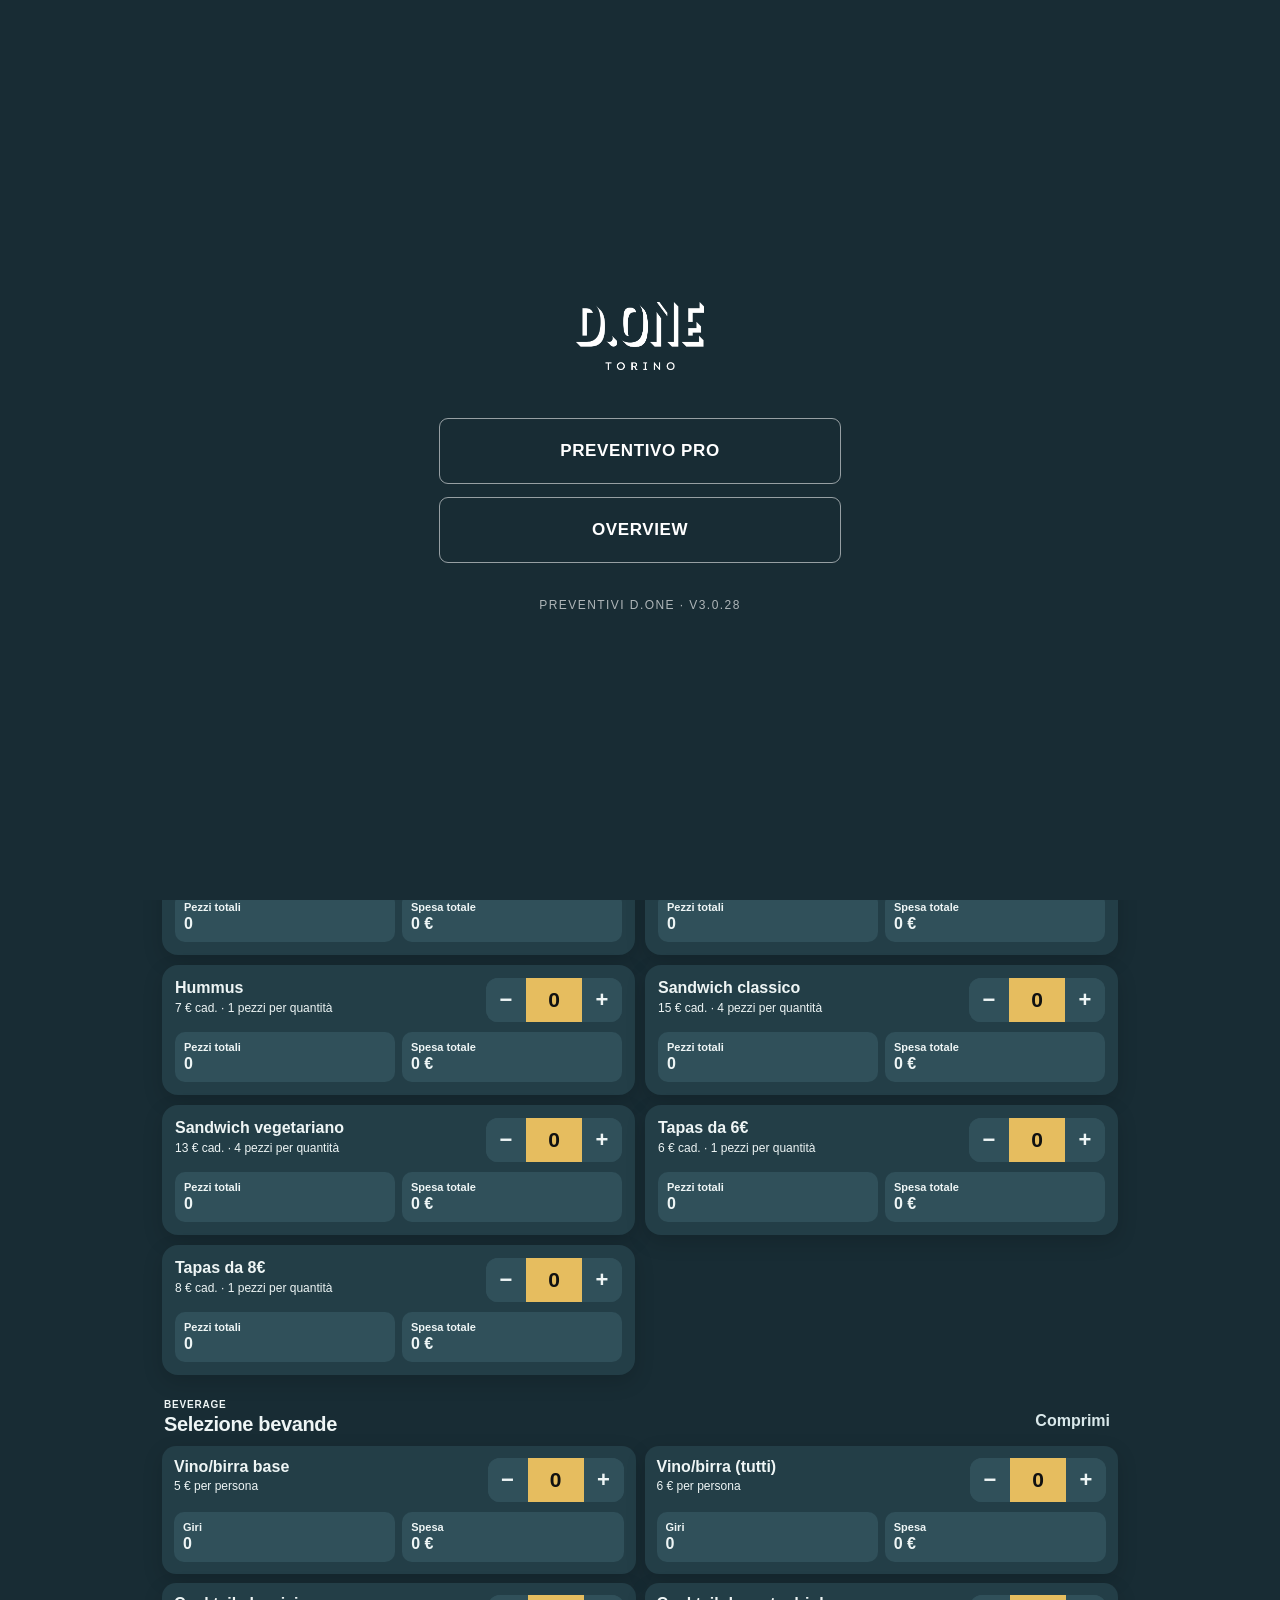
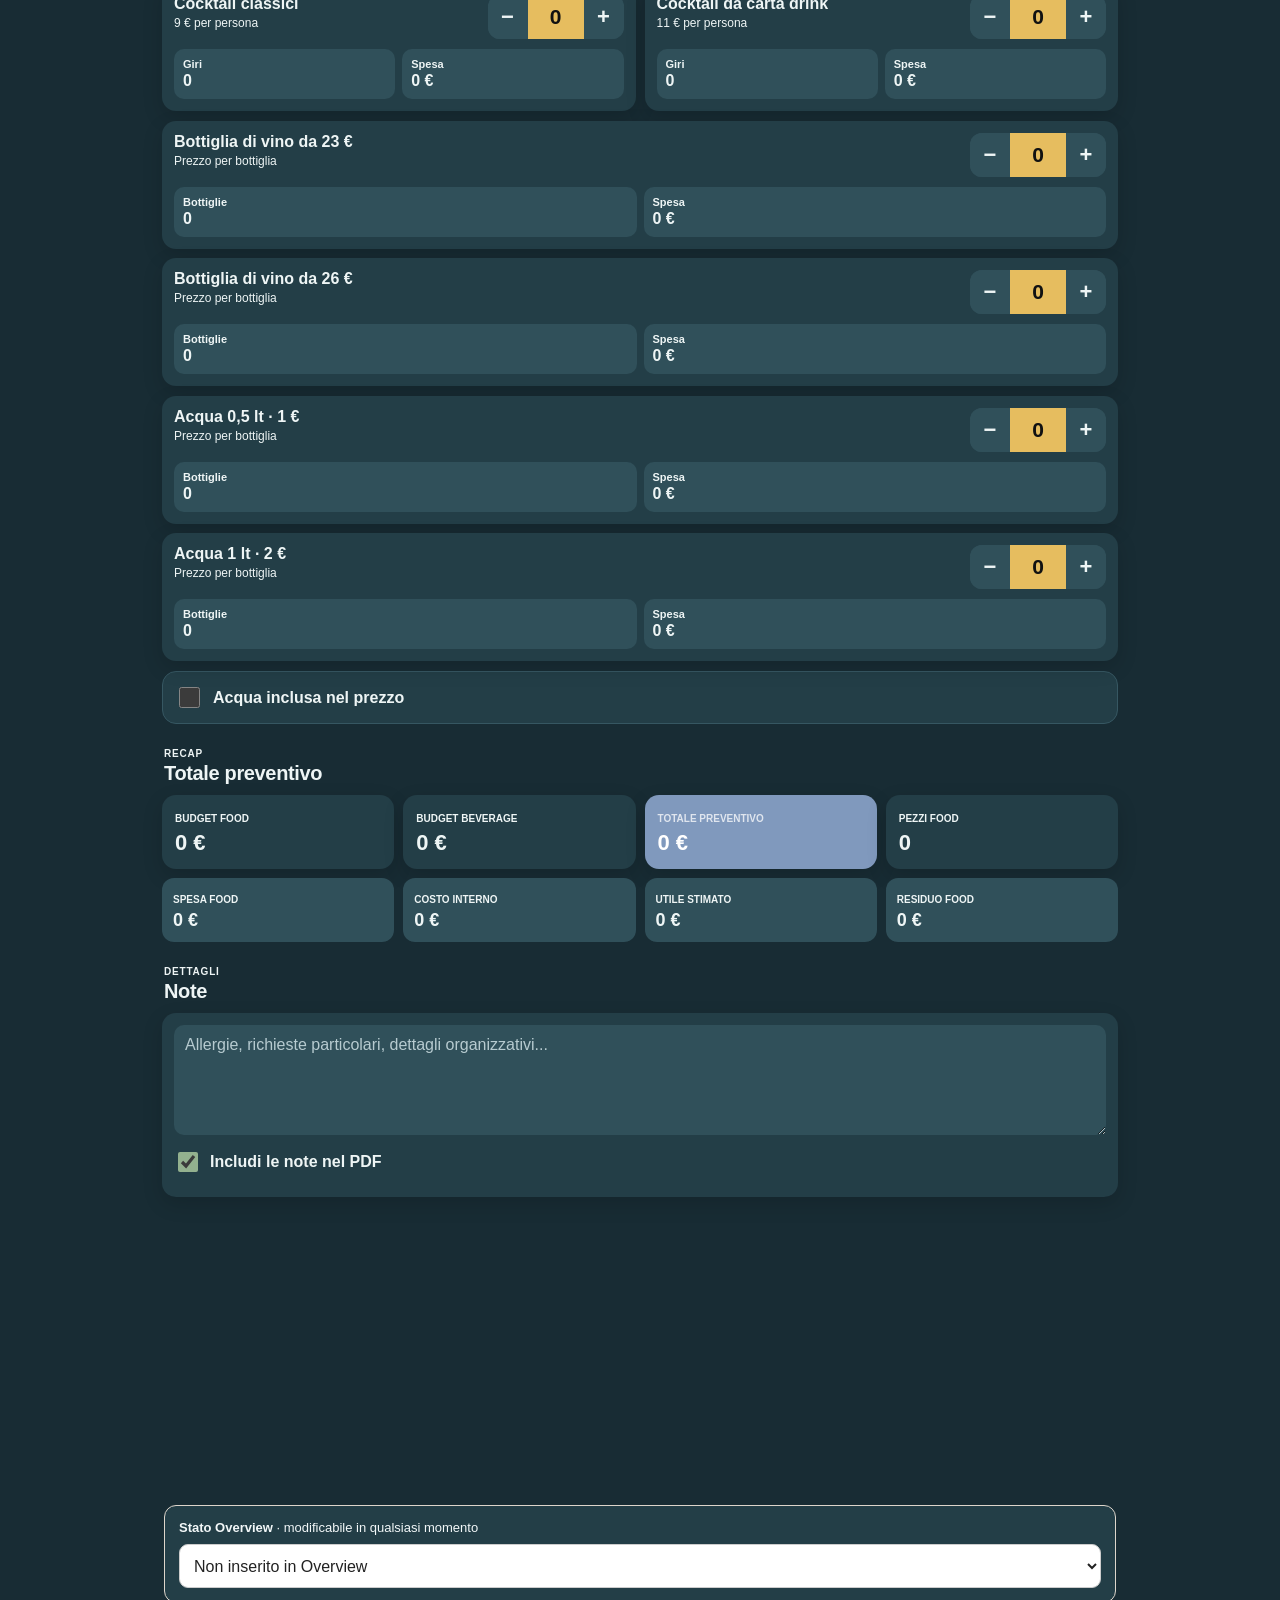
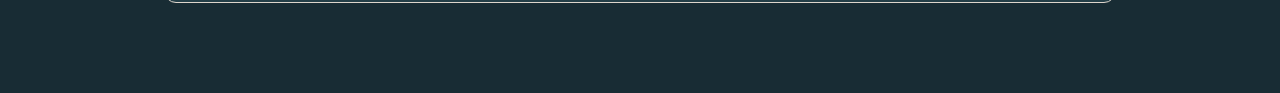
<file: index.html>
<!doctype html>
<html lang="it">
<head>
  <meta charset="utf-8">
  <meta name="viewport" content="width=device-width, initial-scale=1, maximum-scale=1, user-scalable=no, viewport-fit=cover">
  <meta name="theme-color" content="#182c34">
  <meta name="apple-mobile-web-app-capable" content="yes">
  <meta name="apple-mobile-web-app-status-bar-style" content="default">
  <meta name="apple-mobile-web-app-title" content="Preventivi D.ONE">
  <link rel="manifest" href="./manifest.webmanifest">
  <link rel="apple-touch-icon" href="./icons/icon-180.png">
  <style>

:root{
  --bg:#efe7d8;
  --paper:#fffaf2;
  --ink:#242424;
  --muted:#756f66;
  --teal:#8fb8b4;
  --orange:#ec7a4d;
  --mustard:#e6bd5f;
  --green:#93b18f;
  --pink:#dfb0b6;
  --blue:#8099bd;
  --red:#cf5b55;
  --line:rgba(36,36,36,.08);
  --shadow:0 8px 24px rgba(36,36,36,.06);
  --header-h:112px;
  --recap-h:92px;
}
*{box-sizing:border-box}
html{background:var(--bg)}
body{
  margin:0;background:var(--bg);color:var(--ink);
  font-family:-apple-system,BlinkMacSystemFont,"SF Pro Display","Segoe UI",sans-serif;
  -webkit-font-smoothing:antialiased;
  padding:env(safe-area-inset-top) 0 env(safe-area-inset-bottom);
}
button,input,textarea,select{font:inherit}
button{border:0}
.app-shell{max-width:980px;margin:auto;min-height:100vh}
.app-header{
  position:sticky;top:0;z-index:50;min-height:var(--header-h);
  background:rgba(239,231,216,.96);backdrop-filter:blur(18px);
  padding:14px 14px 10px;border-bottom:1px solid var(--line)
}
.brand-row{display:flex;align-items:flex-start;justify-content:space-between;gap:12px}
.brand-lockup{display:flex;align-items:center;gap:10px;min-width:0}
.brand-logo{width:42px;height:42px;object-fit:contain;flex:0 0 auto}
h1{margin:0;font-size:24px;letter-spacing:-.6px}
.brand-lockup p{margin:3px 0 0;color:var(--muted);font-size:12px}
.save-state{font-size:12px;color:var(--muted);padding-top:3px}
.top-tabs{display:grid;grid-template-columns:repeat(4,1fr);gap:6px;margin-top:12px}
.tab{background:rgba(36,36,36,.08);color:var(--muted);border-radius:10px;padding:10px 5px;font-size:12px;font-weight:800}
.tab.active{background:var(--ink);color:#fff}
.sticky-recap{
  position:sticky;top:calc(var(--header-h) + env(safe-area-inset-top));z-index:45;
  min-height:var(--recap-h);display:grid;grid-template-columns:repeat(5,1fr);gap:7px;
  padding:12px 10px;background:rgba(239,231,216,.98);backdrop-filter:blur(14px);
  border-bottom:1px solid var(--line)
}
.recap-card{
  min-width:0;border-radius:12px;padding:12px 8px;display:flex;flex-direction:column;justify-content:center
}
.recap-card span{font-size:8px;text-transform:uppercase;font-weight:900;letter-spacing:.45px}
.recap-card strong{font-size:17px;line-height:1.2;margin-top:5px;white-space:nowrap}
.recap-food{background:var(--mustard)}
.recap-bev{background:var(--teal)}
.recap-spent{background:var(--orange)}
.recap-residual{background:var(--green)}
.recap-total{background:var(--blue);color:#fff}
.recap-residual.negative{background:var(--red);color:#fff}
.app-main{padding:8px 12px 260px}
.panel{display:none}.panel.active{display:block}
.section-head{display:flex;justify-content:space-between;align-items:end;gap:12px;margin:24px 2px 10px}
.kicker{display:block;font-size:10px;text-transform:uppercase;letter-spacing:.8px;color:var(--muted);font-weight:900}
h2{margin:3px 0 0;font-size:20px;letter-spacing:-.35px}
.text-button{background:transparent;color:var(--blue);font-weight:800;padding:6px}
.form-grid{display:grid;grid-template-columns:1fr 1fr;gap:9px}
.field{
  display:block;background:var(--paper);border-radius:14px;padding:12px 13px;box-shadow:var(--shadow)
}
.field span{display:block;font-size:10px;color:var(--muted);text-transform:uppercase;font-weight:900;letter-spacing:.4px;margin-bottom:6px}
.field input,.field select{width:100%;border:0;background:transparent;outline:0;color:var(--ink);font-size:17px;font-weight:750}
.accent-teal{background:var(--teal)} .accent-orange{background:var(--orange)} .accent-pink{background:var(--pink)}
.accent-teal span,.accent-orange span,.accent-pink span{color:rgba(36,36,36,.68)}
.product-grid{display:grid;gap:10px}
.product-card{background:var(--paper);border-radius:16px;padding:13px;box-shadow:var(--shadow)}
.product-top{display:flex;justify-content:space-between;align-items:flex-start;gap:12px}
.product-name{font-size:16px;font-weight:900;line-height:1.2}
.product-meta{font-size:12px;color:var(--muted);margin-top:4px}
.qty-control{display:grid;grid-template-columns:40px 56px 40px;background:#f0eadf;border-radius:12px;overflow:hidden}
.qty-control button{background:transparent;color:var(--ink);font-size:22px;font-weight:700}
.qty-control input{width:56px;border:0;background:var(--mustard);text-align:center;font-size:21px;font-weight:900;outline:0}
.product-stats{display:grid;grid-template-columns:1fr 1fr;gap:7px;margin-top:10px}
.stat-chip{background:#f3eee6;border-radius:10px;padding:9px;color:var(--muted);font-size:11px;font-weight:700}
.stat-chip strong{display:block;color:var(--ink);font-size:16px;margin-top:2px}
.product-grid.compact .product-stats{display:none}
.beverage-grid{display:grid;gap:9px}
.beverage-option{
  display:grid;grid-template-columns:28px 1fr auto;gap:10px;align-items:center;
  background:var(--paper);border-radius:14px;padding:12px;box-shadow:var(--shadow)
}
.beverage-option input{width:21px;height:21px;accent-color:var(--orange)}
.beverage-name{font-weight:900}
.beverage-meta{font-size:12px;color:var(--muted);margin-top:3px}
.beverage-total{font-weight:900}
.summary-grid{display:grid;grid-template-columns:1fr 1fr;gap:9px}
.summary-card{background:var(--paper);border-radius:14px;padding:13px;box-shadow:var(--shadow)}
.summary-card span{font-size:10px;text-transform:uppercase;color:var(--muted);font-weight:900}
.summary-card strong{display:block;font-size:22px;margin-top:4px}
.summary-card.highlight{background:var(--blue);color:#fff}
.summary-card.highlight span{color:rgba(255,255,255,.75)}
.internal-summary{display:grid;grid-template-columns:1fr 1fr;gap:9px;margin-top:9px}
.internal-summary article{background:#e8e0d4;border-radius:12px;padding:11px}
.internal-summary span{font-size:10px;text-transform:uppercase;color:var(--muted);font-weight:900}
.internal-summary strong{display:block;font-size:18px;margin-top:3px}
.notes-card{background:var(--paper);border-radius:14px;padding:12px 12px 22px;box-shadow:var(--shadow);margin-bottom:36px}
.notes-card textarea{width:100%;min-height:110px;resize:vertical;border:0;border-radius:10px;background:#f4eee5;padding:11px;outline:0}
.toggle-line{display:flex;align-items:center;gap:9px;margin-top:10px;font-weight:750}
.toggle-line input{width:20px;height:20px;accent-color:var(--green)}
.archive-toolbar{display:grid;grid-template-columns:1fr auto;gap:8px}
.archive-toolbar input{border:0;border-radius:12px;padding:12px 13px;background:var(--paper);outline:0;font-weight:700}
.archive-toolbar span{display:flex;align-items:center;justify-content:center;min-width:58px;border-radius:12px;background:var(--mustard);font-weight:900}
.archive-list,.history-list,.settings-list{display:grid;gap:9px;margin-top:10px}
.archive-item,.history-item,.settings-card{background:var(--paper);border-radius:14px;padding:12px;box-shadow:var(--shadow)}
.archive-head{display:flex;justify-content:space-between;gap:12px}
.archive-client{font-size:17px;font-weight:900}
.archive-meta,.history-meta{font-size:12px;color:var(--muted);line-height:1.45;margin-top:4px}
.archive-total{font-size:18px;font-weight:900;white-space:nowrap}
.archive-actions,.history-actions{display:grid;grid-template-columns:repeat(3,1fr);gap:7px;margin-top:10px}
.mini-action{border-radius:9px;padding:10px 8px;font-size:12px;font-weight:900}
.open-btn{background:var(--teal)} .duplicate-btn{background:var(--mustard)} .delete-btn{background:var(--pink)} .restore-btn{background:var(--green)}
.status-pill{display:inline-block;margin-top:6px;background:var(--blue);color:#fff;border-radius:999px;padding:4px 8px;font-size:10px;font-weight:900;text-transform:uppercase}
.empty-state{background:var(--paper);border-radius:14px;padding:24px;text-align:center;color:var(--muted);font-weight:750}
.settings-grid{display:grid;grid-template-columns:1fr 1fr;gap:8px;margin-top:9px}
.mini-field{background:#f4eee5;border-radius:10px;padding:8px}
.mini-field span{display:block;font-size:9px;text-transform:uppercase;color:var(--muted);font-weight:900}
.mini-field input{width:100%;border:0;background:transparent;outline:0;font-weight:750;margin-top:4px}
.bottom-actions{
  position:fixed;left:0;right:0;bottom:0;z-index:60;
  max-width:980px;margin:auto;padding:10px max(12px,env(safe-area-inset-left)) calc(10px + env(safe-area-inset-bottom));
  background:rgba(239,231,216,.97);backdrop-filter:blur(16px);border-top:1px solid var(--line);
  display:grid;grid-template-columns:1fr 1.2fr 1fr 1fr;gap:8px
}
.btn{border-radius:12px;padding:13px 8px;font-size:13px;font-weight:900}
.btn-muted{background:#ded5c7}.btn-primary{background:var(--orange);color:#fff}.btn-success{background:var(--green)}.btn-warm{background:var(--mustard)}.btn-dark{background:var(--ink);color:#fff}
.btn-wide{grid-column:1/-1}
@media(min-width:720px){
  .form-grid{grid-template-columns:repeat(4,1fr)}
  .product-grid{grid-template-columns:1fr 1fr}
  .beverage-grid{grid-template-columns:1fr 1fr}
  .summary-grid,.internal-summary{grid-template-columns:repeat(4,1fr)}
  .settings-grid{grid-template-columns:repeat(4,1fr)}
}
@media(max-width:500px){
  :root{--header-h:112px;--recap-h:96px}
  .sticky-recap{gap:5px;padding:12px 6px}
  .recap-card{padding:12px 5px}
  .recap-card span{font-size:7px}
  .recap-card strong{font-size:14px}
  .tab{font-size:11px}
  .bottom-actions{grid-template-columns:1fr 1fr}
  .btn-wide{grid-column:1/-1}
}

.wine-bottle-grid{display:grid;gap:9px;margin-top:10px}
.wine-bottle-card{
  display:grid;grid-template-columns:1fr auto;gap:12px;align-items:center;
  background:var(--paper);border-radius:14px;padding:12px;box-shadow:var(--shadow)
}
.wine-bottle-name{font-weight:900}
.wine-bottle-meta{font-size:12px;color:var(--muted);margin-top:3px}
.wine-bottle-right{display:flex;align-items:center;gap:10px}
.wine-bottle-total{font-weight:900;min-width:58px;text-align:right}
#printSheet{display:none}
@page{size:A4 portrait;margin:8mm}
@media print{
  body *{visibility:hidden!important}
  #printSheet,#printSheet *{visibility:visible!important}
  #printSheet{
    display:block!important;position:absolute;left:0;top:0;width:100%;
    color:#202020;background:#fff;font-family:Arial,sans-serif
  }
  .print-header{display:flex;justify-content:space-between;align-items:flex-start;border-bottom:1.5px solid #222;padding-bottom:2.5mm;margin-bottom:2.5mm}
  .print-logo{width:19mm;height:10mm;object-fit:contain;object-position:left center;display:block}
  .print-heading{text-align:right}
  .print-heading h1{font-size:16pt;margin:0 0 1mm}
  .print-heading p{font-size:7.5pt;color:#666;margin:0}
  .print-meta{display:grid;grid-template-columns:repeat(4,1fr);gap:1.3mm;margin-bottom:2.5mm}
  .print-meta div{background:#f2eee7;padding:1.7mm;border-radius:1.5mm}
  .print-meta span{display:block;font-size:6pt;text-transform:uppercase;font-weight:700;color:#666}
  .print-meta strong{display:block;font-size:8pt;margin-top:.5mm}
  .print-section{font-size:8pt;text-transform:uppercase;letter-spacing:.7px;border-bottom:1px solid #aaa;padding-bottom:.7mm;margin:2.5mm 0 1mm}
  .print-table{width:100%;border-collapse:collapse;table-layout:fixed;font-size:7.4pt}
  .print-table th{font-size:6pt;text-transform:uppercase;color:#666;text-align:left;padding:1mm .8mm;border-bottom:1px solid #aaa}
  .print-table td{padding:1mm .8mm;border-bottom:1px solid #e4e4e4;vertical-align:top}
  .print-table .right{text-align:right;white-space:nowrap}
  .print-table .qcol{width:13%}.print-table .pcol{width:14%}.print-table .pricecol{width:20%}
  .print-notes{font-size:7.2pt;line-height:1.25;white-space:pre-line;margin-top:2mm;padding:1.8mm;background:#f7f3ed;border-radius:1.5mm}
  .print-totals{display:grid;grid-template-columns:repeat(3,1fr);gap:1.5mm;margin-top:3mm}
  .print-total{background:#f2eee7;padding:2mm;border-radius:1.5mm}
  .print-total:last-child{background:#8099bd;color:#fff}
  .print-total span{display:block;font-size:6pt;text-transform:uppercase;font-weight:700}
  .print-total strong{display:block;font-size:12pt;margin-top:.7mm}
  .print-footer{text-align:center;color:#777;font-size:5.8pt;margin-top:2.5mm}
}






.settings-btn{
  border:0;background:rgba(36,36,36,.08);color:var(--ink);
  min-height:36px;border-radius:10px;
  display:flex;align-items:center;justify-content:center;
  font-size:12px;font-weight:900;line-height:1;
  padding:0 12px;cursor:pointer
}
.settings-text-btn{white-space:nowrap}
.settings-btn:active{background:rgba(36,36,36,.08)}
.settings-modal{
  position:fixed;inset:0;z-index:9998;
  display:flex;align-items:flex-end;justify-content:center
}
.settings-modal.hidden{display:none}
.settings-backdrop{
  position:absolute;inset:0;background:rgba(20,20,20,.34);
  backdrop-filter:blur(2px)
}
.settings-sheet{
  position:relative;width:min(520px,100%);
  background:var(--bg);
  border-radius:20px 20px 0 0;
  padding:16px 14px calc(18px + env(safe-area-inset-bottom));
  box-shadow:0 -16px 50px rgba(0,0,0,.18)
}
.settings-sheet-head{
  display:flex;align-items:center;justify-content:space-between;
  margin-bottom:12px
}
.settings-sheet-head h2{margin:0;font-size:21px}
.settings-close{
  width:34px;height:34px;border-radius:50%;
  background:rgba(36,36,36,.09);color:var(--ink);
  font-size:24px;line-height:1
}
.settings-action{
  width:100%;text-align:left;border:0;border-radius:12px;
  padding:13px 14px;margin-top:8px;background:var(--paper);
  color:var(--ink);box-shadow:var(--shadow)
}
.settings-action span{display:block;font-size:15px;font-weight:900}
.settings-action small{display:block;margin-top:3px;color:var(--muted);font-size:11px}
.export-setting{background:var(--teal)}
.import-setting{background:var(--mustard)}
.settings-version{
  display:flex;align-items:center;justify-content:space-between;
  margin-top:12px;padding:12px 14px;border-radius:12px;
  background:rgba(36,36,36,.06)
}
.settings-version span{font-size:12px;color:var(--muted);font-weight:800}
.settings-version strong{font-size:14px}
#importArchiveInput{display:none}


.header-tools{display:flex;align-items:center;gap:8px}
.visually-hidden{position:absolute!important;width:1px!important;height:1px!important;padding:0!important;margin:-1px!important;overflow:hidden!important;clip:rect(0,0,0,0)!important;white-space:nowrap!important;border:0!important}
.settings-btn{
  width:38px;height:38px;border:0;border-radius:50%;
  background:rgba(36,36,36,.08);color:var(--ink);
  display:flex;align-items:center;justify-content:center;
  font-size:23px;line-height:1;font-weight:800
}
.settings-modal{position:fixed;inset:0;z-index:9998;display:flex;align-items:flex-end;justify-content:center}
.settings-modal.hidden{display:none}
.settings-backdrop{position:absolute;inset:0;background:rgba(20,20,20,.36);backdrop-filter:blur(2px)}
.settings-sheet{position:relative;width:min(520px,100%);background:var(--bg);border-radius:20px 20px 0 0;padding:16px 14px calc(18px + env(safe-area-inset-bottom));box-shadow:0 -16px 50px rgba(0,0,0,.18)}
.settings-sheet-head{display:flex;align-items:center;justify-content:space-between;margin-bottom:12px}
.settings-sheet-head h2{margin:0;font-size:21px}
.settings-close{width:34px;height:34px;border:0;border-radius:50%;background:rgba(36,36,36,.09);font-size:24px}
.settings-action{width:100%;text-align:left;border:0;border-radius:12px;padding:13px 14px;margin-top:8px;background:var(--paper);color:var(--ink);box-shadow:var(--shadow)}
.settings-action span{display:block;font-size:15px;font-weight:900}
.settings-action small{display:block;margin-top:3px;color:var(--muted);font-size:11px}
.export-setting{background:var(--teal)}
.import-setting{background:var(--mustard)}
.settings-version{display:flex;align-items:center;justify-content:space-between;margin-top:12px;padding:12px 14px;border-radius:12px;background:rgba(36,36,36,.06)}
.settings-version span{font-size:12px;color:var(--muted);font-weight:800}
.settings-version strong{font-size:14px}
#importArchiveInput{display:none}


.dock-value{font-size:24px!important;line-height:1.05!important;font-weight:1000!important;color:#111!important}
.field input,.field select{font-size:20px!important;font-weight:900!important}
.field.people input,.field.pp input{font-size:26px!important;font-weight:1000!important}
.reason-options{display:grid;grid-template-columns:1fr 1fr;gap:8px;margin-top:6px}
.reason-option{display:flex;align-items:center;gap:8px;background:rgba(255,255,255,.45);border-radius:9px;padding:9px 10px;font-size:13px;font-weight:850}
.reason-option input{width:18px;height:18px;accent-color:var(--orange)}
#otherReasonWrap.hidden{display:none}
.beverage-option{grid-template-columns:1fr auto!important}
.beverage-main{display:flex;align-items:center;gap:10px}
.actions .action{color:#111!important}
@media print{
  html,body{width:210mm!important;height:297mm!important;overflow:hidden!important}
  body{margin:0!important;padding:0!important}
  #printSheet{position:fixed!important;left:0!important;top:0!important;width:194mm!important;max-height:281mm!important;overflow:hidden!important;page-break-after:avoid!important;break-after:avoid-page!important}
  #printSheet *{page-break-inside:avoid;break-inside:avoid}
  @page{size:A4 portrait;margin:8mm}
}


.request-reason-field{grid-column:1/-1}
.other-reason-wrap{margin-top:8px}
.other-reason-wrap.hidden{display:none!important}
#pdfBtn{color:#111!important}
.btn-primary{color:#111!important}


/* v2.0.14 rebuilt */
.form-grid{row-gap:14px!important;column-gap:10px!important}
.field input,.field select{font-weight:500!important;font-size:20px!important}
.field.people input,.field.pp input{font-weight:900!important;font-size:26px!important}
.place-wide{display:block;margin-top:14px;margin-bottom:14px;width:100%}
.request-reason-field{display:block;margin-bottom:12px}
.request-reason-field input[type="text"]{font-weight:500!important}
.other-reason-wrap{margin-top:8px}.other-reason-wrap.hidden{display:none!important}
.reason-options{gap:10px!important}.reason-option{min-height:42px}
.weather-card{
  background:linear-gradient(135deg,#9ec7d8,#dce9df);
  border-radius:14px;padding:13px;box-shadow:var(--shadow);
  margin-top:14px;margin-bottom:14px
}
.weather-card.hidden{display:none}
.weather-head{display:flex;align-items:flex-start;justify-content:space-between;gap:12px}
.weather-title{font-size:15px;font-weight:950}.weather-subtitle{font-size:11px;color:rgba(36,36,36,.68);margin-top:3px}
.weather-status{font-size:11px;font-weight:850;color:rgba(36,36,36,.72);text-align:right}
.weather-grid{display:grid;grid-template-columns:repeat(4,1fr);gap:7px;margin-top:11px}
.weather-stat{background:rgba(255,255,255,.48);border-radius:9px;padding:9px}
.weather-stat span{display:block;font-size:8px;text-transform:uppercase;font-weight:900;color:rgba(36,36,36,.63)}
.weather-stat strong{display:block;font-size:17px;font-weight:1000;margin-top:3px;color:#1d1d1d}
.weather-advice{margin-top:9px;font-size:12px;font-weight:900}.weather-error{font-size:12px;font-weight:850;margin-top:10px}
.recap-card span{font-size:10px!important;font-weight:950!important;color:#222!important}
.recap-card strong{font-size:23px!important;line-height:1.05!important;font-weight:1000!important;color:#111!important}
.beverage-section-tools{display:flex;align-items:center;gap:10px}
.beverage-summary{font-size:14px;font-weight:950;white-space:nowrap}
.beverage-option{display:block!important}
.beverage-row{display:grid;grid-template-columns:1fr auto;gap:12px;align-items:center}
.beverage-details{display:grid;grid-template-columns:1fr auto;gap:8px;margin-top:8px;align-items:center}
.beverage-subtotal{background:rgba(255,255,255,.45);border-radius:9px;padding:8px 10px;font-size:12px;font-weight:900;text-align:right}
.beverage-grid.compact .beverage-details{display:none!important}
.bottom-actions .btn,#pdfBtn,#saveQuoteBtn,#resetBtn,#duplicateCurrentBtn,#newQuoteBtn{color:#111!important}
@media(max-width:470px){
  .weather-grid{grid-template-columns:1fr 1fr}
  .recap-card span{font-size:8px!important}
  .recap-card strong{font-size:17px!important}
}
@media print{
  html,body{width:210mm!important;height:297mm!important;overflow:hidden!important;background:#fff!important}
  body{margin:0!important;padding:0!important}
  body *{visibility:hidden!important}
  #printSheet,#printSheet *{visibility:visible!important}
  #printSheet{
    display:block!important;position:fixed!important;left:8mm!important;top:8mm!important;
    width:194mm!important;max-height:281mm!important;overflow:hidden!important;
    page-break-before:avoid!important;page-break-after:avoid!important;
    break-before:avoid-page!important;break-after:avoid-page!important
  }
  .app-header,.sticky-recap,.app-main,.bottom-actions,.settings-modal{display:none!important}
  @page{size:A4 portrait;margin:0}
}


/* v2.0.15 */
#proposal{font-weight:900!important}
.beverage-section-tools .beverage-summary{display:none!important}
.beverage-option{display:block!important}
.beverage-row{
  display:grid;
  grid-template-columns:1fr auto;
  gap:12px;
  align-items:start;
}
.beverage-details{
  display:grid;
  grid-template-columns:1fr 1fr;
  gap:7px;
  margin-top:10px;
}
.beverage-chip{
  background:#f3eee6;
  border-radius:10px;
  padding:9px;
  color:var(--muted);
  font-size:11px;
  font-weight:700;
}
.beverage-chip strong{
  display:block;
  color:var(--ink);
  font-size:16px;
  margin-top:2px;
}
#newQuoteBtn{color:#fff!important}
body.panel-secondary .sticky-recap,
body.panel-secondary .bottom-actions{
  display:none!important;
}
@media print{
  html,body{
    width:210mm!important;
    height:297mm!important;
    overflow:hidden!important;
    background:#fff!important;
  }
  body{
    margin:0!important;
    padding:0!important;
  }
  body *{visibility:hidden!important}
  #printSheet,#printSheet *{visibility:visible!important}
  #printSheet{
    display:block!important;
    position:absolute!important;
    left:0!important;
    top:0!important;
    width:194mm!important;
    max-height:281mm!important;
    overflow:hidden!important;
    transform:none!important;
    margin:0!important;
    page-break-before:avoid!important;
    page-break-after:avoid!important;
    break-before:avoid-page!important;
    break-after:avoid-page!important;
  }
  #printSheet table,
  #printSheet tr,
  #printSheet td,
  #printSheet th,
  #printSheet div{
    page-break-inside:avoid!important;
    break-inside:avoid!important;
  }
  @page{
    size:A4 portrait;
    margin:8mm;
  }
}


/* v3.0.2 — selettore beverage identico al food */
.beverage-option .qty-control{
  display:grid!important;
  grid-template-columns:40px 56px 40px!important;
  width:136px!important;
  min-width:136px!important;
  height:44px!important;
  background:#f0eadf!important;
  border-radius:12px!important;
  overflow:hidden!important;
  align-self:start!important;
}
.beverage-option .qty-control button{
  width:40px!important;
  height:44px!important;
  padding:0!important;
  margin:0!important;
  border:0!important;
  background:transparent!important;
  color:var(--ink)!important;
  font-size:22px!important;
  font-weight:700!important;
  line-height:44px!important;
  text-align:center!important;
  appearance:none!important;
  -webkit-appearance:none!important;
}
.beverage-option .qty-control input{
  width:56px!important;
  min-width:56px!important;
  height:44px!important;
  padding:0!important;
  margin:0!important;
  border:0!important;
  border-radius:0!important;
  background:var(--mustard)!important;
  color:var(--ink)!important;
  text-align:center!important;
  font-size:21px!important;
  font-weight:900!important;
  line-height:44px!important;
  outline:0!important;
  appearance:textfield!important;
  -moz-appearance:textfield!important;
  -webkit-appearance:none!important;
}
.beverage-option .qty-control input::-webkit-outer-spin-button,
.beverage-option .qty-control input::-webkit-inner-spin-button{
  -webkit-appearance:none!important;
  margin:0!important;
}


/* v3.0.3 — selettori quantità uniformi per food e beverage */
.qty-control{
  display:grid!important;
  grid-template-columns:40px 56px 40px!important;
  width:136px!important;
  min-width:136px!important;
  height:44px!important;
  background:#f0eadf!important;
  border-radius:12px!important;
  overflow:hidden!important;
  align-self:start!important;
  flex:0 0 136px!important;
}
.qty-control button{
  width:40px!important;
  height:44px!important;
  padding:0!important;
  margin:0!important;
  border:0!important;
  background:transparent!important;
  color:var(--ink)!important;
  font-size:22px!important;
  font-weight:700!important;
  line-height:44px!important;
  text-align:center!important;
  appearance:none!important;
  -webkit-appearance:none!important;
}
.qty-control input{
  width:56px!important;
  min-width:56px!important;
  height:44px!important;
  padding:0!important;
  margin:0!important;
  border:0!important;
  border-radius:0!important;
  background:var(--mustard)!important;
  color:var(--ink)!important;
  text-align:center!important;
  font-size:21px!important;
  font-weight:900!important;
  line-height:44px!important;
  outline:0!important;
  appearance:textfield!important;
  -moz-appearance:textfield!important;
  -webkit-appearance:none!important;
}
.qty-control input::-webkit-outer-spin-button,
.qty-control input::-webkit-inner-spin-button{
  -webkit-appearance:none!important;
  margin:0!important;
}


/* v3.0.5 */
.archive-favorite-row{
  display:flex;
  align-items:flex-start;
  justify-content:space-between;
  gap:10px;
}
.favorite-toggle{
  width:36px;
  height:36px;
  border:0;
  border-radius:50%;
  background:rgba(36,36,36,.07);
  color:#8a8177;
  font-size:23px;
  line-height:1;
  display:flex;
  align-items:center;
  justify-content:center;
  flex:0 0 auto;
  padding:0;
}
.favorite-toggle.active{
  background:var(--mustard);
  color:#111;
}
.favorite-note-box{
  display:none;
  margin-top:9px;
  background:#f3eee6;
  border-radius:10px;
  padding:9px;
}
.favorite-note-box.visible{display:block}
.favorite-note-box textarea{
  width:100%;
  min-height:62px;
  border:0;
  outline:0;
  resize:vertical;
  background:transparent;
  color:var(--ink);
  font-size:13px;
  font-weight:500;
}
.favorite-note-label{
  display:block;
  margin-bottom:5px;
  font-size:9px;
  text-transform:uppercase;
  color:var(--muted);
  font-weight:900;
  letter-spacing:.35px;
}
.favorite-badge{
  display:inline-block;
  margin-top:6px;
  padding:4px 8px;
  border-radius:999px;
  background:var(--mustard);
  color:#111;
  font-size:10px;
  font-weight:900;
}
@media(max-width:470px){
  .sticky-recap{
    grid-template-columns:repeat(5,1fr)!important;
    gap:7px!important;
    padding:12px 10px!important;
    min-height:var(--recap-h)!important;
  }
  .recap-card{
    padding:12px 8px!important;
    border-radius:12px!important;
  }
  .recap-card span{
    font-size:10px!important;
    font-weight:950!important;
  }
  .recap-card strong{
    font-size:23px!important;
    line-height:1.05!important;
    font-weight:1000!important;
  }
}


/* v3.0.5 panel typography */
.recap-card span,
.dock-label{
  font-weight:300 !important;
}
.recap-card strong,
.dock-value{
  font-weight:300 !important;
}


/* v3.0.6 */
.request-reason-field{
  width:100%;
  background:var(--paper);
  border-radius:14px;
  padding:12px;
  box-shadow:var(--shadow);
}
.reason-options{
  display:grid!important;
  grid-template-columns:1fr 1fr!important;
  gap:8px!important;
  margin-top:8px!important;
}
.reason-option{
  display:flex!important;
  align-items:center!important;
  justify-content:center!important;
  min-height:44px!important;
  border-radius:10px!important;
  padding:10px!important;
  background:#f0eadf!important;
  font-size:13px!important;
  font-weight:500!important;
  cursor:pointer!important;
}
.reason-option input{
  position:absolute!important;
  opacity:0!important;
  pointer-events:none!important;
}
.reason-option:has(input:checked){
  background:var(--mustard)!important;
  color:#111!important;
  font-weight:800!important;
}
.other-reason-wrap{
  margin-top:9px!important;
  background:#f3eee6!important;
  border-radius:10px!important;
  padding:9px!important;
}
.other-reason-wrap input{
  width:100%!important;
  border:0!important;
  background:transparent!important;
  outline:0!important;
  font-weight:500!important;
}
.wine-bottle-card{
  display:block!important;
  background:var(--paper)!important;
  border-radius:14px!important;
  padding:12px!important;
  box-shadow:var(--shadow)!important;
}
.wine-bottle-row{
  display:grid!important;
  grid-template-columns:1fr auto!important;
  gap:12px!important;
  align-items:start!important;
}
.wine-bottle-details{
  display:grid!important;
  grid-template-columns:1fr 1fr!important;
  gap:7px!important;
  margin-top:10px!important;
}
.wine-bottle-chip{
  background:#f3eee6!important;
  border-radius:10px!important;
  padding:9px!important;
  color:var(--muted)!important;
  font-size:11px!important;
  font-weight:700!important;
}
.wine-bottle-chip strong{
  display:block!important;
  color:var(--ink)!important;
  font-size:16px!important;
  margin-top:2px!important;
}


/* v3.0.7 */
.reason-dropdown-btn{
  width:100%;border:0;border-radius:10px;background:#f0eadf;color:var(--ink);
  min-height:46px;padding:0 12px;display:flex;align-items:center;justify-content:space-between;
  text-align:left;font-size:15px;font-weight:500;
}
.reason-chevron{font-size:20px}
.reason-dropdown-panel{
  margin-top:8px;background:#f3eee6;border-radius:10px;padding:8px;display:grid;gap:6px
}
.reason-dropdown-panel.hidden{display:none!important}
.reason-dropdown-option{
  display:flex;align-items:center;gap:10px;min-height:42px;padding:9px 10px;
  border-radius:9px;background:var(--paper);font-size:14px;font-weight:500
}
.reason-dropdown-option input{width:19px;height:19px;accent-color:var(--mustard)}
.water-included-toggle{
  display:flex;align-items:center;gap:10px;margin-top:10px;padding:12px;
  background:var(--teal);border-radius:14px;font-weight:850
}
.water-included-toggle input{width:21px;height:21px;accent-color:var(--green)}
.beverage-grid.compact .beverage-details,
.wine-bottle-grid.compact .wine-bottle-details{display:none!important}
.recall-modal{
  position:fixed;inset:0;z-index:10000;display:flex;align-items:flex-end;justify-content:center
}
.recall-modal.hidden{display:none}
.recall-backdrop{position:absolute;inset:0;background:rgba(20,20,20,.38);backdrop-filter:blur(2px)}
.recall-sheet{
  position:relative;width:min(520px,100%);background:var(--bg);border-radius:20px 20px 0 0;
  padding:18px 14px calc(20px + env(safe-area-inset-bottom));box-shadow:0 -18px 50px rgba(0,0,0,.2)
}
.recall-sheet h2{margin:0 0 5px}.recall-sheet p{margin:0 0 14px;color:var(--muted);font-size:13px}
.recall-options{display:grid;grid-template-columns:1fr 1fr;gap:8px}
.recall-options button,#saveCustomRecallBtn,.recall-close{
  border:0;border-radius:10px;padding:12px 9px;font-weight:900;color:#111;background:var(--mustard)
}
.recall-close{width:100%;margin-top:10px;background:#ded5c7}
#customRecallWrap{margin-top:10px;background:var(--paper);padding:10px;border-radius:10px}
#customRecallWrap.hidden{display:none}
#customRecallWrap label{display:block;font-size:10px;text-transform:uppercase;font-weight:900;color:var(--muted);margin-bottom:5px}
#customRecallDate{width:100%;border:0;border-radius:8px;padding:11px;background:#f0eadf;margin-bottom:8px}
.startup-recall-list{display:grid;gap:8px;max-height:55vh;overflow:auto}
.startup-recall-item{background:var(--paper);border-radius:10px;padding:11px}
.startup-recall-item strong{display:block}.startup-recall-item span{display:block;color:var(--muted);font-size:12px;margin-top:3px}
.recall-badge{display:inline-block;border-radius:999px;padding:4px 8px;font-size:10px;font-weight:900;margin-top:6px}
.recall-future{background:var(--green);color:#111}
.recall-overdue{background:var(--red);color:#fff}
.recall-contacted{background:var(--teal);color:#111}
.recall-none{background:#ded5c7;color:#555}
.contacted-btn{background:var(--teal)!important}


/* v3.0.8 — apertura archivio */
.archive-actions{
  position:relative;
  z-index:5;
}
.archive-actions .mini-action{
  pointer-events:auto!important;
  position:relative;
  z-index:6;
}


/* v3.0.9 — modalità d'uso e anti-zoom */
html,body,button,input,select,textarea{
  touch-action:manipulation;
}
.mode-chooser{
  position:fixed;inset:0;z-index:20000;
  display:flex;align-items:center;justify-content:center;
  background:var(--bg);padding:22px;
}
.mode-chooser.hidden{display:none}
.mode-card{
  width:min(420px,100%);background:var(--paper);
  border-radius:22px;padding:22px;box-shadow:0 22px 60px rgba(36,36,36,.16);
}
.mode-logo{display:block;width:72px;height:50px;object-fit:contain;margin:0 auto 16px}
.mode-kicker{display:block;text-align:center;font-size:10px;text-transform:uppercase;letter-spacing:.8px;color:var(--muted);font-weight:900}
.mode-card h2{text-align:center;margin:5px 0 18px;font-size:24px}
.mode-choice{
  width:100%;border:0;border-radius:15px;padding:16px;text-align:left;margin-top:10px;color:var(--ink)
}
.mode-choice strong{display:block;font-size:17px}
.mode-choice span{display:block;margin-top:5px;font-size:12px;line-height:1.4;color:rgba(36,36,36,.72)}
.meeting-choice{background:var(--mustard)}
.pro-choice{background:var(--teal)}
.mode-switch-btn{
  border:0;background:rgba(36,36,36,.08);color:var(--ink);
  min-height:36px;border-radius:10px;padding:0 10px;font-size:11px;font-weight:900
}

/* Modalità riunione */
body.meeting-mode .top-tabs,
body.meeting-mode #settingsBtn,
body.meeting-mode #archivePanel,
body.meeting-mode #historyPanel,
body.meeting-mode #settingsPanel,
body.meeting-mode .internal-summary,
body.meeting-mode #costPanel{
  display:none!important;
}
body.meeting-mode .app-header{
  min-height:72px!important;
}
body.meeting-mode .sticky-recap{
  top:calc(72px + env(safe-area-inset-top))!important;
}
body.meeting-mode .field{
  padding:15px!important;
}
body.meeting-mode .field input,
body.meeting-mode .field select{
  min-height:42px!important;
  font-size:22px!important;
}
body.meeting-mode .qty-control{
  transform:scale(1.08);
  transform-origin:right top;
}
body.meeting-mode .product-name,
body.meeting-mode .beverage-name,
body.meeting-mode .wine-bottle-name{
  font-size:18px!important;
}
body.meeting-mode .bottom-actions{
  grid-template-columns:1fr 1fr!important;
}
body.meeting-mode #resetBtn,
body.meeting-mode #duplicateCurrentBtn{
  display:none!important;
}
body.meeting-mode #newQuoteBtn{
  grid-column:1/-1!important;
}
body.meeting-mode .section-head h2{
  font-size:23px!important;
}
body.meeting-mode .app-main{
  padding-bottom:180px!important;
}


/* v3.0.20 Overview */
.recall-sheet{max-height:calc(100dvh - 35px);overflow-y:auto;-webkit-overflow-scrolling:touch}
.overview-choice{background:#dce8ec!important;color:#162c36!important}
#overviewPanel{padding-bottom:110px}
.overview-top{display:flex;align-items:center;justify-content:space-between;gap:12px;margin:12px 0 18px}
.overview-top h2{margin:0;font-size:23px}
.overview-back{border:0;background:#eee9e1;padding:11px 13px;border-radius:12px;font-weight:700}
.overview-monthbar{display:flex;align-items:center;justify-content:space-between;gap:10px;margin-bottom:14px}
.overview-monthbar strong{text-transform:capitalize;font-size:21px}
.overview-monthbar button{border:0;background:#ece8e1;border-radius:12px;width:45px;height:45px;font-size:28px}
.overview-legend{display:flex;flex-wrap:wrap;gap:12px;font-size:11px;margin-bottom:15px}
.overview-legend span{display:flex;align-items:center;gap:5px}
.ov-dot{display:inline-block;width:9px;height:9px;border-radius:50%;flex-shrink:0}
.ov-dot.pending{background:#ed8a27}.ov-dot.approved{background:#329968}.ov-dot.tentative{background:#999da2}
.overview-calendar{display:grid;grid-template-columns:repeat(7,minmax(0,1fr));gap:5px}
.ov-weekday{text-align:center;font-size:10px;color:#777;font-weight:800;padding:8px 0}
.ov-day{border:1px solid #e5e0d8;background:#fff;border-radius:9px;min-height:68px;padding:7px 4px;display:flex;flex-direction:column;align-items:flex-start;justify-content:space-between;gap:5px;min-width:0}
.ov-day.empty{border:0;background:transparent}
.ov-day.selected{outline:2px solid #202020}
.ov-day.today .ov-number{background:#202020;color:white;border-radius:50%;padding:3px 6px}
.ov-number{font-size:13px;font-weight:800}
.ov-dots{display:flex;flex-wrap:wrap;gap:3px;align-items:center}
.ov-more{font-size:9px;font-weight:700;color:#777}
.overview-day-detail{margin-top:20px}
.ov-day-title{font-size:17px;font-weight:850;margin-bottom:12px}
.ov-client{border-radius:13px;background:#f1eee9;padding:13px;margin-bottom:12px}
.ov-client-head{display:flex;justify-content:space-between;gap:8px;margin-bottom:8px;font-weight:800}
.ov-proposal{border-top:1px solid #ddd7ce;padding:10px 0 4px}
.ov-proposal-main{display:flex;justify-content:space-between;gap:8px;align-items:center}
.ov-proposal-name{font-weight:750;font-size:13px}
.ov-proposal-meta{font-size:12px;color:#5f5c58;margin-top:3px}
.ov-proposal-actions{display:flex;gap:7px;align-items:center;margin-top:9px;flex-wrap:wrap}
.ov-proposal-actions select{min-width:150px;max-width:100%;padding:8px;border:1px solid #d9d2c9;border-radius:9px;background:white;font-size:12px}
.ov-open{border:0;background:#242424;color:white;padding:9px 13px;border-radius:9px;font-weight:750}
.ov-empty{color:#777;padding:20px;text-align:center;background:#f2eee8;border-radius:12px}
.overview-current-card{margin:12px 14px 90px;padding:14px;border:1px solid #ddd5cb;border-radius:12px;background:#f7f3ee;display:grid;gap:9px}.overview-current-card label{font-size:13px}.overview-current-card select{width:100%;min-height:44px;border-radius:9px;border:1px solid #ccc;padding:10px;background:#fff;color:#222}
.overview-recall-actions{border-top:1px solid #e4ddd4;margin-top:14px;padding-top:14px;display:grid;gap:8px}
.overview-recall-actions strong{font-size:15px}.overview-recall-actions p{font-size:12px;color:#777;margin:0 0 3px}
.overview-recall-actions button{border:0;border-radius:10px;padding:12px;text-align:left;font-weight:800;background:#eee}
.overview-recall-actions button[data-overview-status="pending"]{background:#ffe3c3;color:#8b4c09}
.overview-recall-actions button[data-overview-status="approved"]{background:#d5f1df;color:#1c7044}
.overview-recall-actions button[data-overview-status="tentative"]{background:#e5e6e8;color:#4e545a}
@media(max-width:430px){.ov-day{min-height:57px;padding:5px 3px}.ov-number{font-size:12px}.overview-calendar{gap:4px}}

/* v3.0.22 — Home piatta e Overview ad alta leggibilità */
.mode-chooser{background:#182c34!important;padding:20px!important}
.mode-card{background:transparent!important;box-shadow:none!important;border-radius:0!important;padding:12px 14px!important;width:min(430px,100%)!important}
.mode-logo{width:128px!important;height:95px!important;margin:0 auto 34px!important;filter:brightness(0) invert(1)}
.mode-kicker,.mode-card h2{display:none!important}
.mode-choice{display:flex!important;align-items:center;justify-content:center;min-height:66px;margin-top:13px!important;padding:16px 20px!important;border:1px solid rgba(255,255,255,.55)!important;border-radius:9px!important;background:transparent!important;color:#fff!important;text-align:center!important;box-shadow:none!important}
.mode-choice strong{font-size:17px!important;font-weight:750!important;letter-spacing:.035em;text-transform:uppercase}
.mode-choice span{display:none!important}
.mode-choice:active{background:rgba(255,255,255,.13)!important}
.mode-version{color:rgba(255,255,255,.65);text-align:center;margin:35px 0 0;font-size:12px;letter-spacing:.12em}
#overviewPanel{background:#f1f3f3;padding:14px 12px 110px!important}
.overview-top h2{font-size:27px!important;letter-spacing:-.04em}
.overview-monthbar{background:#18333b;border-radius:17px;padding:9px 10px;margin:14px 0!important;color:#fff}
.overview-monthbar strong{font-size:21px!important;letter-spacing:.015em}
.overview-monthbar button{background:rgba(255,255,255,.14)!important;color:#fff!important;border-radius:10px!important}
.overview-legend{gap:8px 14px!important;font-weight:700;margin:12px 0 18px!important}
.overview-legend .ov-dot{width:12px;height:12px}
.overview-calendar{gap:5px!important}
.ov-weekday{font-size:11px!important;color:#34434a!important}
.ov-day{min-height:76px!important;border:1px solid #d8e1e2!important;border-radius:12px!important;padding:8px 5px!important;background:#fff!important;box-shadow:0 1px 2px rgba(0,0,0,.04)}
.ov-day.empty{background:transparent!important;border:0!important;box-shadow:none!important}
.ov-day.has-events{border:2px solid #8b9da1!important;background:#f9fcfc!important;box-shadow:0 3px 12px rgba(20,48,57,.10)}
.ov-day.selected{outline:3px solid #172f38!important;outline-offset:1px}
.ov-day .ov-number{font-size:15px!important}
.ov-dots{gap:4px!important;min-height:16px}
.ov-dots .ov-dot{width:14px!important;height:14px!important;border:2px solid white;box-shadow:0 0 0 1px rgba(0,0,0,.12)}
.ov-more{font-size:10px!important}
.ov-client{background:#fff!important;border:1px solid #d9e2e4!important;box-shadow:0 2px 9px rgba(0,0,0,.05)}
.ov-day-title{font-size:20px!important}
@media(max-width:430px){.ov-day{min-height:67px!important;padding:6px 3px!important}.ov-dots .ov-dot{width:12px!important;height:12px!important}.ov-day .ov-number{font-size:13px!important}}

/* v3.0.22 — Palette petrolio, senza alterare colori semantici delle sezioni o PDF */
:root{--bg:#182c34;--paper:#233e47;--ink:#eef5f5;--muted:#b5c7cc;--line:rgba(229,244,247,.13);--shadow:0 7px 20px rgba(0,0,0,.15)}
html,body{background:#182c34;color:#eef5f5}
.app-header,.sticky-recap{background:#182c34!important;border-color:rgba(255,255,255,.12)!important}
.app-main{background:#182c34}
.field,.notes-card,.archive-item,.history-item,.settings-item,.settings-sheet,.recall-sheet,.overview-current-card{background:#233e47!important;color:#f2f7f8}
.field input,.field select,.notes-card textarea,.mini-field input,.mini-field select{color:#f2f7f8}
.field input::placeholder,.notes-card textarea::placeholder{color:#b2c2c6}
.qty-control,.stat-chip,.mini-field,.notes-card textarea,#customRecallDate{background:#30505a!important;color:#f4f8f8}
.qty-control button,.qty-control span,.stat-chip{color:#f2f7f8}
.tab{background:#2b4751;color:#d2e1e4}.tab.active{background:#e6f1f2;color:#182c34}
.overview-back,.overview-monthbar button{background:#2b4751!important;color:#fff!important}
#overviewPanel{background:#182c34!important}.overview-top h2,.overview-legend,.ov-day-title{color:#eef5f5}
.ov-weekday{color:#d6e6e9!important}.ov-day{background:#23404a!important;color:#f3f9f9!important;border-color:#40606a!important}
.ov-day.has-events{background:#2b4d57!important;border-color:#83a7b0!important}.ov-day.empty{background:transparent!important}
.ov-day .ov-number{color:#f4f8f9}.ov-client{background:#233e47!important;color:#eef5f5;border-color:#45616a!important}
.ov-proposal,.ov-proposal-meta{color:#e0ebed}.ov-empty{background:#24414a;color:#d8e5e8}
.legacy-overview-section{margin:28px 0 20px;border-top:1px solid #49626b;padding-top:23px;color:#f2f7f8}
.legacy-overview-heading{display:flex;justify-content:space-between;gap:12px;align-items:flex-start}
.legacy-overview-heading h3{font-size:19px;line-height:1.15;margin:5px 0 8px}.legacy-overview-heading p{font-size:12px;line-height:1.5;color:#b8cbd0;margin:0}
.legacy-eyebrow{font-size:10px;font-weight:800;letter-spacing:.13em;color:#9fc1ca}.legacy-overview-count{background:#385d69;border-radius:12px;padding:10px 14px;font-size:21px;font-weight:800}
.legacy-overview-tools{display:flex;gap:8px;margin:18px 0}.legacy-overview-tools input{min-width:0;flex:1;background:#284650;border:1px solid #54717a;border-radius:10px;padding:11px;color:#fff}.legacy-overview-tools input::placeholder{color:#bacbd0}.legacy-overview-tools button{background:#d9e8ea;color:#1a343d;border-radius:10px;padding:10px 13px;font-weight:800}
.legacy-date-group{margin-bottom:16px;border:1px solid #44616b;border-radius:13px;overflow:hidden}.legacy-date-title{background:#2a4b56;padding:11px 12px;font-weight:800;display:flex;justify-content:space-between;gap:8px}.legacy-date-title span{font-weight:500;color:#c0d3d8;font-size:12px}
.legacy-quote{display:flex;justify-content:space-between;gap:10px;align-items:center;padding:12px;border-top:1px solid #3d5b65}.legacy-quote-info{display:flex;flex-direction:column;gap:5px;min-width:0}.legacy-quote-info strong{font-size:14px}.legacy-quote-info span{font-size:12px;color:#c5d6da}.legacy-quote-actions{display:flex;flex-direction:column;gap:7px;min-width:145px}.legacy-quote-actions button,.legacy-quote-actions select{border-radius:8px;padding:8px;font-size:12px}.legacy-quote-actions button{background:#406674;color:#fff}.legacy-quote-actions select{background:#e6f0f1;color:#1a343d;max-width:175px}.legacy-empty{padding:18px;border:1px dashed #54727b;border-radius:12px;color:#c6d8dd;font-size:13px}
@media(max-width:390px){.legacy-quote{flex-wrap:wrap}.legacy-quote-actions{width:100%;flex-direction:row}.legacy-quote-actions select{flex:1}}
@media print{:root{--bg:#efe7d8;--paper:#fffaf2;--ink:#242424;--muted:#756f66}html,body{background:#fff!important;color:#242424!important}}

/* v3.0.23 — contrasto coerente sui fondi petrolio, colori semantici invariati */
.app-main,.app-main .section-head,.app-main .section-head h2,.app-main .section-head .kicker,
.app-main .product-card,.app-main .beverage-option,.app-main .summary-card:not(.highlight),
.app-main .archive-item,.app-main .history-item,.app-main .settings-card,
.app-main .settings-item,.app-main .settings-sheet,.app-main .recall-sheet,
.app-main .notes-card,.app-main .empty-state,.app-main .overview-current-card,
.app-main .archive-meta,.app-main .history-meta,.app-main .product-meta,.app-main .beverage-meta,
.app-main .summary-card:not(.highlight) span,.app-main .mini-field span,
.app-main .field:not(.accent-teal):not(.accent-orange):not(.accent-pink) span,
.app-main .stat-chip,.app-main .stat-chip strong,
.app-main .internal-summary article,.app-main .internal-summary span,
.app-main .internal-summary strong {color:#eef5f5!important}
.app-main .product-card,.app-main .beverage-option,.app-main .summary-card:not(.highlight),
.app-main .settings-card,.app-main .empty-state,.app-main .internal-summary article{
 background:#233e47!important;
}
.app-main .archive-toolbar input,.app-main .settings-grid input,
.app-main .notes-card textarea,.app-main .mini-field input,
.app-main .mini-field select,.app-main .field input,.app-main .field select,
.app-main .overview-current-card select,.app-main .overview-current-card label{
 color:#eef5f5!important;
}
.app-main input::placeholder,.app-main textarea::placeholder{color:#b7cbd0!important;opacity:1}
.app-main .mini-field,.app-main .stat-chip{background:#30505a!important}
.app-main .text-button{color:#d9e8ea!important}
.app-main .ov-client,.app-main .ov-client strong,.app-main .ov-client span,
.app-main .ov-proposal,.app-main .ov-proposal-meta,.app-main .ov-empty,
.app-main .ov-day-title,.app-main .overview-legend,
.app-main .legacy-overview-section,.app-main .legacy-quote-info{color:#eef5f5!important}
/* Sui pulsanti gialli e sui contatori gialli il testo deve essere nero. */
.qty-control input,.beverage-option .qty-control input,
.archive-toolbar span,.duplicate-btn,.btn-warm,.import-setting,
.recap-food,.recap-food span,.recap-food strong{
 color:#111!important;
}
/* Mantieni neri i simboli +/- se su fondo giallo, altrimenti chiari sul petrolio. */
.qty-control button{color:#eef5f5!important}
/* I riquadri colorati mantengono il contrasto originario, non vengono scuriti. */
.app-main .field.accent-teal,.app-main .field.accent-orange,.app-main .field.accent-pink{color:#111!important}
.app-main .field.accent-teal input,.app-main .field.accent-orange input,.app-main .field.accent-pink input,
.app-main .field.accent-teal select,.app-main .field.accent-orange select,.app-main .field.accent-pink select{color:#111!important}
.app-main .field.accent-teal span,.app-main .field.accent-orange span,.app-main .field.accent-pink span{color:#333!important}
@media print{
 /* Nessuna modifica al layout PDF originale. */
 .app-main .product-card,.app-main .beverage-option,.app-main .summary-card:not(.highlight){color:#242424!important}
}

/* v3.0.24 — correzione globale contrasto / rimozione beige UI.
   Solo interfaccia: il documento PDF interno non viene modificato. */
:root{color-scheme:dark}
/* Titoli, valori ed etichette su superfici petrolio */
.app-main .field:not(.accent-teal):not(.accent-orange):not(.accent-pink),
.app-main .field:not(.accent-teal):not(.accent-orange):not(.accent-pink) span,
.app-main .field:not(.accent-teal):not(.accent-orange):not(.accent-pink) input,
.app-main .field:not(.accent-teal):not(.accent-orange):not(.accent-pink) select,
.app-main .field:not(.accent-teal):not(.accent-orange):not(.accent-pink) strong,
.app-main .request-reason-field,.app-main .request-reason-field>span,
.app-main .wine-bottle-card,.app-main .wine-bottle-name,
.app-main .wine-bottle-meta,.app-main .wine-bottle-total{
 color:#eef5f5!important;
}
.app-main .field:not(.accent-teal):not(.accent-orange):not(.accent-pink) span,
.app-main .request-reason-field>span{color:#d5e5e9!important}
/* I campi numerici iniziali ereditavano un colore nero dalle regole vecchie */
.app-main .field:not(.accent-teal):not(.accent-orange):not(.accent-pink) input[type=number],
.app-main .field:not(.accent-teal):not(.accent-orange):not(.accent-pink) input[type=text]{
 -webkit-text-fill-color:#eef5f5!important;
}
/* Quantità: fondo petrolio per meno e più, giallo solo al centro */
.qty-control,.beverage-option .qty-control{
 background:#30505a!important;
}
.qty-control button,.beverage-option .qty-control button{
 background:#30505a!important;color:#f4f9fa!important;
 -webkit-text-fill-color:#f4f9fa!important;
}
.qty-control input,.beverage-option .qty-control input{
 background:var(--mustard)!important;color:#111!important;
 -webkit-text-fill-color:#111!important;
}
/* Riepiloghi sotto le selezioni e campi ancora beige */
.app-main .wine-bottle-chip,.app-main .wine-bottle-chip strong,
.app-main .stat-chip,.app-main .stat-chip strong,
.app-main .mini-field,.app-main .mini-field span,
.app-main .other-reason-wrap,.app-main .favorite-note-box,
.app-main .favorite-note-label,.app-main .favorite-note-box textarea{
 color:#eef5f5!important;
}
.app-main .wine-bottle-chip,.app-main .stat-chip,.app-main .mini-field,
.app-main .other-reason-wrap,.app-main .favorite-note-box,
.app-main .internal-summary article,
.app-main .notes-card textarea,.app-main #customRecallWrap{
 background:#30505a!important;
}
.app-main .wine-bottle-chip strong,.app-main .other-reason-wrap input,
.app-main .favorite-note-box textarea{color:#fff!important;-webkit-text-fill-color:#fff!important}
.app-main .reason-option:not(:has(input:checked)){
 background:#30505a!important;color:#eef5f5!important;
}
.app-main .reason-option:has(input:checked){background:var(--mustard)!important;color:#111!important}
.app-main .request-reason-field,.app-main .wine-bottle-card{
 background:#233e47!important;
}
/* Barra azioni: rimuovi la fascia beige; preserva i colori dei pulsanti */
.bottom-actions{
 background:#182c34!important;border-top:1px solid rgba(229,244,247,.17)!important;
}
.bottom-actions .btn-muted{background:#30505a!important;color:#eef5f5!important}
.bottom-actions .btn-primary{color:#111!important}
.bottom-actions .btn-success,.bottom-actions .btn-warm{color:#111!important}
.bottom-actions .btn-dark{background:#30505a!important;color:#eef5f5!important}
/* Le altre superfici neutrali diventano petrolio */
.app-main .archive-toolbar input,.app-main .settings-action,
.app-main .settings-card,.app-main .archive-item,.app-main .history-item,
.app-main .notes-card,.app-main .summary-card:not(.highlight){
 background:#233e47!important;color:#eef5f5!important;
}
.app-main .archive-toolbar input,.app-main .settings-action{
 -webkit-text-fill-color:#eef5f5!important;
}
/* Non alterare il PDF stampato, che usa stili propri */
@media print{:root{color-scheme:light}}


/* v3.0.25 — revisione mirata basata sui componenti REALI del DOM.
   Non modifica la stampa o la generazione PDF. */
/* I due campi iniziali hanno accent-teal/orange come classi, ma nella palette
   petrolio sono diventati scuri: forzare il contrasto anche per quelle classi. */
.app-main .form-grid .field.people,
.app-main .form-grid .field.pp,
.app-main .form-grid .field.accent-teal,
.app-main .form-grid .field.accent-orange,
.app-main .form-grid .field.accent-pink{
 background:#233e47!important;color:#eef5f5!important;
}
.app-main .form-grid .field.people span,
.app-main .form-grid .field.pp span,
.app-main .form-grid .field.accent-teal span,
.app-main .form-grid .field.accent-orange span,
.app-main .form-grid .field.accent-pink span{
 color:#d5e5e9!important;
}
.app-main .form-grid .field.people input,
.app-main .form-grid .field.pp input,
.app-main .form-grid .field.accent-teal input,
.app-main .form-grid .field.accent-orange input,
.app-main .form-grid .field.accent-pink input,
.app-main .form-grid .field.accent-pink select{
 color:#eef5f5!important;-webkit-text-fill-color:#eef5f5!important;
}
/* La classe effettiva dei riquadri beige delle bevande è beverage-chip,
   NON stat-chip: applicare sfondo e testo a quella classe. */
.app-main .beverage-chip,
.app-main .beverage-chip strong,
.app-main .wine-bottle-chip,
.app-main .wine-bottle-chip strong,
.app-main .stat-chip,
.app-main .stat-chip strong,
.app-main .mini-field,
.app-main .mini-field span,
.app-main .mini-field input{
 color:#eef5f5!important;-webkit-text-fill-color:#eef5f5!important;
}
.app-main .beverage-chip,
.app-main .wine-bottle-chip,
.app-main .stat-chip,
.app-main .mini-field,
.app-main .other-reason-wrap,
.app-main .reason-dropdown-btn,
.app-main .reason-option:not(:has(input:checked)){
 background:#30505a!important;color:#eef5f5!important;
}
.app-main .reason-option:has(input:checked){background:#e6bd5f!important;color:#111!important}
.app-main .reason-dropdown-btn,
.app-main .reason-dropdown-btn span{color:#eef5f5!important}
/* Tutti i contatori usano qty-control: niente beige sui due pulsanti laterali. */
.app-main .qty-control,
.app-main .qty-control button,
.app-main .beverage-option .qty-control,
.app-main .beverage-option .qty-control button,
.app-main .wine-bottle-card .qty-control button{
 background:#30505a!important;color:#eef5f5!important;
 -webkit-text-fill-color:#eef5f5!important;
}
.app-main .qty-control input,
.app-main .beverage-option .qty-control input{
 background:#e6bd5f!important;color:#111!important;-webkit-text-fill-color:#111!important;
}
/* La barra azioni è fuori da app-main: applicare direttamente al footer. */
footer.bottom-actions{background:#182c34!important;border-top:1px solid #44616b!important}
footer.bottom-actions #newQuoteBtn{background:#30505a!important;color:#eef5f5!important;-webkit-text-fill-color:#eef5f5!important}
footer.bottom-actions #resetBtn{background:#30505a!important;color:#eef5f5!important;-webkit-text-fill-color:#eef5f5!important}
footer.bottom-actions #pdfBtn,
footer.bottom-actions #saveQuoteBtn,
footer.bottom-actions #duplicateCurrentBtn{color:#111!important;-webkit-text-fill-color:#111!important}
/* I campi neutri rimangono petrolio, le sezioni colorate non vengono alterate. */
.app-main .request-reason-field,.app-main .notes-card,.app-main .wine-bottle-card,
.app-main .product-card,.app-main .beverage-option{background:#233e47!important}
.app-main .other-reason-wrap input{color:#eef5f5!important;-webkit-text-fill-color:#eef5f5!important}


/* v3.0.26 — correzione mirata Preferenza posto e Acqua inclusa */
.app-main label.field.accent-pink.place-wide{
  background:#233e47!important;
  color:#eef5f5!important;
  border:1px solid #365762!important;
}
.app-main label.field.accent-pink.place-wide > span{
  color:#d9e8ea!important;
  -webkit-text-fill-color:#d9e8ea!important;
}
.app-main label.field.accent-pink.place-wide select#placePreference{
  background:#233e47!important;
  color:#eef5f5!important;
  -webkit-text-fill-color:#eef5f5!important;
  color-scheme:dark;
}
.app-main label.water-included-toggle{
  background:#233e47!important;
  color:#eef5f5!important;
  border:1px solid #365762!important;
}
.app-main label.water-included-toggle span{
  color:#eef5f5!important;
  -webkit-text-fill-color:#eef5f5!important;
}
.app-main label.water-included-toggle input[type=checkbox]{
  accent-color:#92b59a;
}


/* v3.0.27 — Presenze giornaliere nell'Overview */
.ov-day .ov-people{display:block;align-self:flex-start;background:#d9e8ea;color:#132e38;border-radius:7px;padding:3px 6px;font-size:14px;font-weight:900;line-height:1.1;white-space:nowrap;font-variant-numeric:tabular-nums}
.ov-day .ov-people span{font-size:9px;font-weight:800}
@media(max-width:430px){.ov-day .ov-people{font-size:12px;padding:3px 4px}.ov-day .ov-people span{font-size:8px}}


/* v3.0.29 — header fermo, grafica coerente */
:root{--fixed-head-px:105px;--fixed-recap-px:92px}
.app-shell{padding-top:calc(var(--fixed-head-px) + var(--fixed-recap-px))!important}
.app-header{position:fixed!important;top:env(safe-area-inset-top)!important;left:0;right:0;width:100%;max-width:980px;margin:0 auto;min-height:0!important;z-index:100!important;backdrop-filter:none!important;-webkit-backdrop-filter:none!important;transform:translateZ(0)}
.sticky-recap{position:fixed!important;top:calc(env(safe-area-inset-top) + var(--fixed-head-px))!important;left:50%;transform:translateX(-50%);width:100%;max-width:980px;z-index:99!important;min-height:0!important;backdrop-filter:none!important;-webkit-backdrop-filter:none!important}
.brand-row{align-items:center!important}
.brand-logo{width:68px!important;height:42px!important;filter:brightness(0) invert(1)!important;object-fit:contain!important}
.brand-lockup{min-height:42px}
.top-tabs{margin-top:8px!important}
.reason-dropdown-panel{background:#233e47!important;border:1px solid rgba(217,232,234,.22)!important;box-shadow:0 12px 24px rgba(0,0,0,.22)!important}
.reason-dropdown-option,.app-main .reason-dropdown-option{background:#30505a!important;color:#eef5f5!important;-webkit-text-fill-color:#eef5f5!important;border:1px solid rgba(217,232,234,.10)!important}
.reason-dropdown-option:has(input:checked),.app-main .reason-dropdown-option:has(input:checked){background:#e6bd5f!important;color:#111!important;-webkit-text-fill-color:#111!important}
.archive-overview-status select,select[data-archive-overview]{border:1px solid transparent!important;outline:none!important;box-shadow:none!important;appearance:none;-webkit-appearance:none;background:#30505a!important;color:#eef5f5!important;border-radius:9px!important}
.archive-overview-status select:focus-visible,select[data-archive-overview]:focus-visible{outline:2px solid #d9e8ea!important;outline-offset:2px}
@media print{.app-shell{padding-top:0!important}.app-header,.sticky-recap{display:none!important}}


/* v3.0.29 — Overview: visual hierarchy, month metrics, readable daily occupancy */
#overviewPanel{padding:12px 13px 125px!important}
.overview-top{margin:3px 0 12px!important}
.overview-top h2{font-size:27px!important;font-weight:850;letter-spacing:-.045em}
.overview-monthbar{margin:10px 0 12px!important;padding:10px 12px!important;border:1px solid #52707a;border-radius:16px!important;background:#23424d!important}
.overview-monthbar strong{font-size:20px!important;text-align:center;flex:1;line-height:1.15}
.overview-monthbar button{flex:0 0 42px;height:42px!important;width:42px!important;background:#365965!important;color:white!important}
.ov-toolbar{display:flex;align-items:center;justify-content:space-between;margin:12px 0 8px;gap:8px}
.ov-toolbar-label{font-size:10px;font-weight:850;letter-spacing:.14em;color:#a9c4cc}
#overviewToday{border:1px solid #66848c;border-radius:9px;padding:7px 14px;background:#30525e;color:#fff;font-size:12px;font-weight:800;min-height:34px}
.ov-month-stats{display:grid;grid-template-columns:repeat(4,minmax(0,1fr));gap:7px;margin:0 0 16px}
.ov-stat{min-width:0;background:#25434e;border:1px solid #41616c;border-radius:12px;padding:10px 8px 11px;display:flex;flex-direction:column;gap:7px}
.ov-stat span{font-size:9px;line-height:1.25;font-weight:750;letter-spacing:.035em;color:#b9d0d6;min-height:24px}
.ov-stat strong{font-size:23px;line-height:1;font-weight:850;color:#f5f9fa;font-variant-numeric:tabular-nums}
.ov-stat strong.ov-green{color:#73d5a2}.ov-stat strong.ov-orange{color:#ffb76b}
.overview-legend{gap:8px 14px!important;margin:4px 0 13px!important;font-size:11px;color:#d5e5e8}
.overview-calendar{gap:5px!important}
.ov-weekday{font-size:11px!important;color:#a9c5ce!important;letter-spacing:.06em;padding:7px 0 10px}
.ov-day{min-height:78px!important;padding:7px 5px!important;border-radius:11px!important;border:1px solid #395864!important;background:#203a44!important;box-shadow:none!important;position:relative;transition:background .12s,border-color .12s}
.ov-day.has-events{background:#315460!important;border:1px solid #779da7!important;box-shadow:inset 0 0 0 1px #557c88!important}
.ov-day.selected{outline:2px solid #d6e8ec!important;outline-offset:1px;background:#3a6370!important}
.ov-day.today .ov-number{background:#d9e8ea!important;color:#16343d!important;border-radius:7px!important;padding:3px 6px!important}
.ov-day .ov-number{font-size:14px!important;color:#e7f1f3!important}
.ov-day .ov-people{background:#d9e8ea!important;color:#132e38!important;border-radius:6px!important;padding:4px 5px!important;font-size:13px!important;max-width:100%;overflow:hidden;text-overflow:ellipsis}
.ov-day .ov-people span{font-size:8px!important}
.ov-dots{min-height:13px!important;gap:3px!important;align-items:center}
.ov-dots .ov-dot{width:10px!important;height:10px!important;border:0!important;box-shadow:0 0 0 1px rgba(255,255,255,.22)!important}
.ov-more{font-size:10px!important;color:#e5f0f2!important;margin-left:auto}
.overview-day-detail{scroll-margin-top:210px;margin-top:22px!important}
.ov-day-title{display:flex;align-items:flex-start;justify-content:space-between;gap:10px;padding:0 1px 12px;border-bottom:1px solid #45636d;margin-bottom:14px!important}
.ov-day-title span{font-size:19px;font-weight:850}.ov-day-title small{font-size:11px;font-weight:650;color:#bdd2d8;text-align:right;line-height:1.5}
.ov-client{background:#274751!important;border:1px solid #52727c!important;border-radius:14px!important;padding:14px!important;margin-bottom:10px!important;box-shadow:none!important}
.ov-client-head{font-size:15px;padding-bottom:5px;align-items:center}
.ov-client-head span:last-child{font-size:11px;font-weight:700;color:#c2d7dc}
.ov-proposal{border-top:1px solid #47636d!important;padding:12px 0 6px!important}
.ov-proposal-name{font-size:14px!important}.ov-proposal-meta{font-size:12px!important;line-height:1.5!important;color:#c8dbe0!important}
.ov-proposal-actions{gap:8px!important}.ov-proposal-actions select{flex:1;min-height:40px;min-width:0!important;background:#355a65!important;color:#f5f9fa!important;border:1px solid #66848d!important;border-radius:9px!important}
.ov-open{background:#d9e8ea!important;color:#17343d!important;min-height:40px;padding:9px 15px!important}
.ov-hint{display:flex;flex-direction:column;gap:5px;padding:22px 15px!important;background:#23414b!important;border:1px dashed #567781;color:#c5d9df!important}
.ov-hint strong{font-size:14px;color:#fff}.ov-hint span{font-size:12px;line-height:1.5}
@media(max-width:430px){.ov-month-stats{gap:5px}.ov-stat{padding:9px 6px}.ov-stat span{font-size:8px}.ov-stat strong{font-size:21px}.ov-day{min-height:69px!important;padding:5px 3px!important}.ov-day .ov-number{font-size:12px!important}.ov-day .ov-people{font-size:11px!important;padding:3px!important}.ov-day .ov-people span{font-size:7px!important}.ov-dots .ov-dot{width:9px!important;height:9px!important}.overview-day-detail{scroll-margin-top:205px}}


/* v3.0.30 — calendario Overview ottimizzato per iPhone */
@media (max-width: 600px) {
  #overviewPanel{padding:10px 9px 120px!important;overflow-x:hidden}
  .overview-top{margin:4px 2px 10px!important}
  .overview-top h2{font-size:24px!important}
  .overview-monthbar{gap:5px!important;padding:7px 8px!important;margin:8px 0 10px!important;border-radius:12px!important}
  .overview-monthbar strong{font-size:17px!important;white-space:nowrap;min-width:0}
  .overview-monthbar button{flex:0 0 37px!important;width:37px!important;height:39px!important;font-size:23px!important}
  .ov-toolbar{margin:9px 2px 7px!important}
  .ov-month-stats{grid-template-columns:repeat(2,minmax(0,1fr))!important;gap:7px!important;margin-bottom:12px!important}
  .ov-stat{padding:10px 12px!important;gap:3px!important;min-height:67px}
  .ov-stat span{min-height:0!important;font-size:9px!important;line-height:1.3!important}
  .ov-stat strong{font-size:24px!important}
  .overview-legend{gap:7px 10px!important;font-size:10px!important;margin:7px 2px 12px!important}
  .overview-legend .ov-dot{width:10px!important;height:10px!important}
  .overview-calendar{grid-template-columns:repeat(7,minmax(0,1fr))!important;gap:3px!important;width:100%;min-width:0}
  .ov-weekday{padding:5px 0 7px!important;font-size:10px!important}
  .ov-day{box-sizing:border-box;min-width:0!important;width:100%;min-height:66px!important;padding:5px 2px!important;border-radius:8px!important;gap:2px!important;align-items:center!important;justify-content:space-between!important;overflow:hidden}
  .ov-day .ov-number{font-size:12px!important;line-height:1.2!important;align-self:flex-start;margin-left:3px}
  .ov-day.today .ov-number{padding:2px 5px!important}
  .ov-day .ov-people{display:flex!important;align-items:baseline;justify-content:center;gap:2px;max-width:100%;width:100%;box-sizing:border-box;padding:3px 1px!important;border-radius:5px!important;font-size:12px!important;font-variant-numeric:tabular-nums;white-space:nowrap;line-height:1.1}
  .ov-day .ov-people span{font-size:7px!important;letter-spacing:-.02em}
  .ov-dots{justify-content:center!important;min-height:10px!important;gap:3px!important;width:100%;flex-wrap:nowrap!important}
  .ov-dots .ov-dot{width:8px!important;height:8px!important;flex:0 0 8px!important}
  .ov-more{font-size:8px!important;margin:0!important}
  .ov-day.selected{outline-width:2px!important;outline-offset:0!important}
  .overview-day-detail{margin-top:16px!important;scroll-margin-top:175px!important}
  .ov-client{padding:11px!important}
  .ov-proposal-actions{align-items:stretch!important}
  .ov-proposal-actions select{min-width:0!important;max-width:100%!important}
}
@media (max-width: 360px) {
  .overview-calendar{gap:2px!important}
  .ov-day{min-height:61px!important;padding:4px 1px!important}
  .ov-day .ov-people{font-size:11px!important}
  .ov-day .ov-people span{font-size:6px!important}
  .ov-dots .ov-dot{width:7px!important;height:7px!important;flex-basis:7px!important}
}

/* v3.0.31 — stato Pienissimo e scambio MIA */
.ov-dot.registered{background:#59b9e8}
.overview-recall-actions button[data-overview-status="registered"]{background:#d7f1ff;color:#12618a}
.mia-export-area{display:flex;flex-direction:column;gap:8px;margin:12px 0 22px}
.mia-export-area button{border:1px solid #75bfdc;border-radius:12px;padding:13px;background:#27617a;color:#fff;font-weight:700;font-size:14px}
.mia-export-area small{color:#b5c7cc;line-height:1.45}

/* v3.0.34 — stati a colore pieno, contrasto alto */
#overviewPromptModal .recall-sheet,
#recallModal .recall-sheet{background:#233e47!important;color:#eef5f5!important;color-scheme:dark}
#overviewPromptModal .recall-sheet h2,
#recallModal .recall-sheet h2,
#recallModal .overview-recall-actions strong{color:#ffffff!important;-webkit-text-fill-color:#ffffff!important}
#overviewPromptModal .recall-sheet p,
#recallModal .recall-sheet p,
#recallModal .overview-recall-actions p{color:#c8dce1!important;-webkit-text-fill-color:#c8dce1!important}
#overviewPromptModal [data-overview-prompt],
#recallModal [data-overview-status]{background:#315460!important;color:#ffffff!important;-webkit-text-fill-color:#ffffff!important;border:1px solid #507681!important;box-shadow:none!important}
#overviewPromptModal [data-overview-prompt="pending"],#recallModal [data-overview-status="pending"]{background:#ed8529!important;color:#172c35!important;-webkit-text-fill-color:#172c35!important;border-color:transparent!important}
#overviewPromptModal [data-overview-prompt="approved"],#recallModal [data-overview-status="approved"]{background:#269d65!important;color:#ffffff!important;-webkit-text-fill-color:#ffffff!important;border-color:transparent!important}
#overviewPromptModal [data-overview-prompt="registered"],#recallModal [data-overview-status="registered"]{background:#168fc5!important;color:#ffffff!important;-webkit-text-fill-color:#ffffff!important;border-color:transparent!important}
#overviewPromptModal [data-overview-prompt="tentative"],#recallModal [data-overview-status="tentative"]{background:#77838d!important;color:#ffffff!important;-webkit-text-fill-color:#ffffff!important;border-color:transparent!important}
#overviewPromptModal .recall-close,#recallModal .recall-close{background:#42636d!important;color:#fff!important;-webkit-text-fill-color:#fff!important}


/* v3.0.34 — selezione stati: interfaccia petrolio con indicatori cromatici */
#overviewPromptModal .overview-recall-actions,
#recallModal .overview-recall-actions{gap:9px!important}
#overviewPromptModal .overview-recall-actions button[data-overview-prompt],
#recallModal .overview-recall-actions button[data-overview-status]{
  display:flex!important;align-items:center!important;gap:13px!important;
  width:100%!important;min-height:53px!important;padding:13px 15px!important;
  background:#294b56!important;color:#f4f9fa!important;
  -webkit-text-fill-color:#f4f9fa!important;
  border:1px solid #436570!important;border-radius:11px!important;
  font-size:14px!important;font-weight:650!important;line-height:1.3!important;
  text-align:left!important;box-shadow:none!important;
  transition:background .15s ease,border-color .15s ease!important;
}
#overviewPromptModal .overview-recall-actions button[data-overview-prompt]::before,
#recallModal .overview-recall-actions button[data-overview-status]::before{
  content:""!important;display:block!important;width:12px!important;height:12px!important;
  min-width:12px!important;border-radius:50%!important;
  background:var(--state-dot)!important;box-shadow:0 0 0 3px color-mix(in srgb,var(--state-dot) 17%,transparent)!important;
}
#overviewPromptModal [data-overview-prompt="pending"],#recallModal [data-overview-status="pending"]{--state-dot:#f59a35}
#overviewPromptModal [data-overview-prompt="approved"],#recallModal [data-overview-status="approved"]{--state-dot:#30b879}
#overviewPromptModal [data-overview-prompt="registered"],#recallModal [data-overview-status="registered"]{--state-dot:#42bbed}
#overviewPromptModal [data-overview-prompt="tentative"],#recallModal [data-overview-status="tentative"]{--state-dot:#aeb9c2}
#overviewPromptModal .overview-recall-actions button[data-overview-prompt]:active,
#recallModal .overview-recall-actions button[data-overview-status]:active{
  background:#37616e!important;border-color:#82acb8!important;
}
#overviewPromptModal .overview-recall-actions button[data-overview-prompt]:focus-visible,
#recallModal .overview-recall-actions button[data-overview-status]:focus-visible{
  outline:2px solid #8acbdc!important;outline-offset:2px!important;
}

</style>
  <title>Preventivi D.ONE</title>
</head>
<body>

<div id="modeChooser" class="mode-chooser">
  <div class="mode-card">
    <img id="modeLogo" class="mode-logo" alt="D.ONE Torino">
    <span class="mode-kicker">Come vuoi usare l’app?</span>
    <h2>Scegli la modalità</h2>
    <button id="proModeBtn" class="mode-choice pro-choice" type="button">
      <strong>Preventivo Pro</strong>
      <span>Archivio, storico, impostazioni, backup e controllo completo.</span>
    </button>
    <button id="overviewHomeBtn" class="mode-choice overview-choice" type="button">
      <strong>Overview</strong>
      <span>Calendario mensile, richieste e conferme degli eventi.</span>
    </button>
    <p class="mode-version">PREVENTIVI D.ONE · V3.0.28</p>
  </div>
</div>


</div>

<div class="app-shell">
  <header class="app-header">
    <div class="brand-row">
      <div class="brand-lockup">
        <img src="[data-uri]" alt="D.ONE Torino" class="brand-logo">
      </div>
      <div class="header-tools"><span id="saveState" class="save-state visually-hidden">Salvato</span>
<button id="settingsBtn" class="settings-btn" type="button" aria-label="Apri impostazioni">⚙︎</button></div>
    </div>

    <nav class="top-tabs" aria-label="Sezioni">
      <button class="tab active" data-panel="quotePanel">Preventivo</button>
      <button class="tab" data-panel="archivePanel">Archivio</button>
      <button class="tab" data-panel="overviewPanel">Overview</button>
      <button class="tab" data-panel="settingsPanel">Impostazioni</button>
    </nav>
  </header>

  <section class="sticky-recap" aria-label="Riepilogo">
    <article class="recap-card recap-food">
      <span>Food</span><strong id="foodBudgetDock">€ 0</strong>
    </article>
    <article class="recap-card recap-bev">
      <span>Beverage</span><strong id="bevBudgetDock">€ 0</strong>
    </article>
    <article class="recap-card recap-spent">
      <span>Speso</span><strong id="foodSpentDock">€ 0</strong>
    </article>
    <article class="recap-card recap-residual" id="residualDock">
      <span>Residuo</span><strong id="foodResidualDock">€ 0</strong>
    </article>
    <article class="recap-card recap-total">
      <span>Totale</span><strong id="grandBudgetDock">€ 0</strong>
    </article>
  </section>

  <main class="app-main">
    <section id="quotePanel" class="panel active">
      <div class="section-head">
        <div>
          <span class="kicker">Evento</span>
          <h2>Dati principali</h2>
        </div>
      </div>

      <div class="form-grid">
        <label class="field accent-teal people">
          <span>Numero persone</span>
          <input id="people" type="number" min="0" value="0">
        </label>
        <label class="field accent-orange pp">
          <span>Budget food/persona</span>
          <input id="perPerson" type="number" min="0" step=".5" value="0">
        </label>
        <label class="field">
          <span>Nome proposta</span>
          <input id="proposal" value="PROPOSTA A">
        </label>
        <label class="field">
          <span>Cliente</span>
          <input id="client" placeholder="Nome cliente">
        </label>
        <label class="field">
          <span>Telefono</span>
          <input id="phone" inputmode="tel" placeholder="Numero di telefono">
        </label>
        <label class="field">
          <span>Email</span>
          <input id="email" type="email" inputmode="email" placeholder="nome@email.it">
        </label>
        <label class="field">
          <span>Data</span>
          <input id="date" type="date">
        </label>
        <label class="field">
          <span>Ora</span>
          <select id="time"><option value="">Seleziona orario</option></select>
        </label>
      </div>

      <div id="weatherCard" class="weather-card hidden no-print">
        <div class="weather-head">
          <div>
            <div class="weather-title">Meteo previsto · Torino</div>
            <div id="weatherSubtitle" class="weather-subtitle"></div>
          </div>
          <div id="weatherStatus" class="weather-status"></div>
        </div>
        <div id="weatherContent">
          <div class="weather-grid">
            <div class="weather-stat"><span>Condizioni</span><strong id="weatherCondition">—</strong></div>
            <div class="weather-stat"><span>Temperatura</span><strong id="weatherTemp">—</strong></div>
            <div class="weather-stat"><span>Pioggia</span><strong id="weatherRain">—</strong></div>
            <div class="weather-stat"><span>Vento</span><strong id="weatherWind">—</strong></div>
          </div>
          <div id="weatherAdvice" class="weather-advice"></div>
        </div>
        <div id="weatherError" class="weather-error"></div>
      </div>

      <label class="field accent-pink place-wide">
        <span>Preferenza posto</span>
        <select id="placePreference">
          <option>Dentro</option>
          <option>Fuori</option>
          <option selected>Indifferente</option>
        </select>
      </label>

      <div class="field request-reason-field">
        <span>Motivo della richiesta</span>
        <button id="reasonDropdownBtn" class="reason-dropdown-btn" type="button">
          <span id="reasonDropdownLabel">Seleziona uno o più motivi</span>
          <span class="reason-chevron">⌄</span>
        </button>
        <div id="reasonDropdownPanel" class="reason-dropdown-panel hidden">
          <label class="reason-dropdown-option"><input type="checkbox" class="reason-checkbox" value="Laurea"> Laurea</label>
          <label class="reason-dropdown-option"><input type="checkbox" class="reason-checkbox" value="Compleanno"> Compleanno</label>
          <label class="reason-dropdown-option"><input type="checkbox" class="reason-checkbox" value="Evento aziendale"> Evento aziendale</label>
          <label class="reason-dropdown-option"><input type="checkbox" class="reason-checkbox" value="Altro" id="reasonOther"> Altro</label>
          <div id="otherReasonWrap" class="hidden other-reason-wrap">
            <input id="otherReasonText" type="text" placeholder="Specifica il motivo">
          </div>
        </div>
      </div>

      <div class="section-head">
        <div><span class="kicker">Food</span><h2>Selezione piatti</h2></div>
        <button class="text-button" id="collapseFoodBtn">Comprimi</button>
      </div>
      <div id="productList" class="product-grid"></div>

      <div class="section-head">
        <div><span class="kicker">Beverage</span><h2>Selezione bevande</h2></div>
        <div class="beverage-section-tools">
          <span id="beverageSectionTotal" class="beverage-summary">€ 0</span>
          <button class="text-button" id="collapseBeverageBtn">Comprimi</button>
        </div>
      </div>
      <div id="beverageList" class="beverage-grid"></div>
      <div id="wineBottleList" class="wine-bottle-grid"></div>
      <div id="waterList" class="wine-bottle-grid"></div>
      <label class="water-included-toggle">
        <input id="waterIncluded" type="checkbox">
        <span>Acqua inclusa nel prezzo</span>
      </label>

      <div class="section-head">
        <div><span class="kicker">Recap</span><h2>Totale preventivo</h2></div>
      </div>
      <div class="summary-grid">
        <article class="summary-card"><span>Budget food</span><strong id="foodBudget">€ 0</strong></article>
        <article class="summary-card"><span>Budget beverage</span><strong id="beverageBudget">€ 0</strong></article>
        <article class="summary-card highlight"><span>Totale preventivo</span><strong id="grandBudget">€ 0</strong></article>
        <article class="summary-card"><span>Pezzi food</span><strong id="piecesTotal">0</strong></article>
      </div>

      <div class="internal-summary">
        <article><span>Spesa food</span><strong id="foodSpent">€ 0</strong></article>
        <article><span>Costo interno</span><strong id="costTotal">€ 0</strong></article>
        <article><span>Utile stimato</span><strong id="profitTotal">€ 0</strong></article>
        <article><span>Residuo food</span><strong id="foodResidual">€ 0</strong></article>
      </div>

      <div class="section-head">
        <div><span class="kicker">Dettagli</span><h2>Note</h2></div>
      </div>
      <div class="notes-card" id="notesCard">
        <textarea id="notes" placeholder="Allergie, richieste particolari, dettagli organizzativi..."></textarea>
        <label class="toggle-line">
          <input id="publishNotes" type="checkbox" checked>
          <span>Includi le note nel PDF</span>
        </label>
      </div>
    </section>

    <section id="overviewPanel" class="panel">
      <div class="overview-top"><button type="button" id="overviewBackBtn" class="overview-back">← Torna al preventivo</button><h2>Overview</h2></div>
      <div class="overview-monthbar"><button type="button" id="overviewPrev" aria-label="Mese precedente">‹</button><strong id="overviewMonthTitle"></strong><button type="button" id="overviewNext" aria-label="Mese successivo">›</button></div>
      <div class="ov-toolbar"><span class="ov-toolbar-label">PANORAMICA DEL MESE</span><button type="button" id="overviewToday">Oggi</button></div>
      <div class="ov-month-stats" id="overviewMonthStats" aria-label="Riepilogo mensile"></div>
      <div class="overview-legend"><span><i class="ov-dot pending"></i>Da approvare</span><span><i class="ov-dot approved"></i>Approvato</span><span><i class="ov-dot registered"></i>In Pienissimo</span><span><i class="ov-dot tentative"></i>Data non confermata</span></div>
      <div class="overview-calendar" id="overviewCalendar"></div>
      <div class="overview-day-detail" id="overviewDayDetail"></div>
      <div class="mia-export-area"><button type="button" id="exportMiaDayBtn">Esporta feste del giorno per MIA (.json)</button><small>Esporta le proposte approvate o inserite in Pienissimo, con tutti i dettagli del preventivo. L’importazione automatica richiede l’aggiornamento di MIA.</small></div>
      <section class="legacy-overview-section" id="legacyOverviewSection">
        <div class="legacy-overview-heading"><div><span class="legacy-eyebrow">ARCHIVIO ESISTENTE</span><h3>Preventivi futuri da classificare</h3><p>Assegna uno stato ai preventivi importati dai backup o salvati prima dell’Overview. Nessuna modifica ai dati del preventivo.</p></div><span id="legacyOverviewCount" class="legacy-overview-count">0</span></div>
        <div class="legacy-overview-tools"><input id="legacyOverviewSearch" type="search" placeholder="Cerca cliente o data…" aria-label="Cerca preventivi futuri"><button id="legacyOverviewRefresh" type="button">Aggiorna</button></div>
        <div id="legacyOverviewList" class="legacy-overview-list"></div>
      </section>
    </section>

    <section id="archivePanel" class="panel">
      <div class="section-head">
        <div><span class="kicker">Salvati</span><h2>Archivio preventivi</h2></div>
      </div>
      <div class="archive-toolbar">
        <input id="archiveSearch" placeholder="Cerca cliente, telefono, proposta o data">
        <span id="archiveCount">0</span>
      </div>
      <div id="archiveList" class="archive-list"></div>
    </section>

    <section id="historyPanel" class="panel">
      <div class="section-head">
        <div><span class="kicker">Versioni</span><h2>Storico modifiche</h2></div>
      </div>
      <div id="historyList" class="history-list"></div>
    </section>

    <section id="settingsPanel" class="panel">
      <div class="section-head">
        <div><span class="kicker">Catalogo</span><h2>Piatti, prezzi e costi</h2></div>
      </div>
      <div id="settingsList" class="settings-list"></div>
      <div class="section-head">
        <div><span class="kicker">Beverage</span><h2>Prezzi per persona</h2></div>
      </div>
      <div id="beverageSettings" class="settings-list"></div>
    </section>
  </main>




<div id="settingsModal" class="settings-modal hidden" aria-hidden="true">
  <div id="settingsBackdrop" class="settings-backdrop"></div>
  <div class="settings-sheet" role="dialog" aria-modal="true" aria-labelledby="settingsTitle">
    <div class="settings-sheet-head">
      <h2 id="settingsTitle">Impostazioni</h2>
      <button id="closeSettingsBtn" class="settings-close" type="button" aria-label="Chiudi">×</button>
    </div>
    <button type="button" class="settings-action" id="openHistorySettingsBtn"><span>Storico modifiche</span><small>Consulta le versioni, le modifiche e i preventivi eliminati</small></button>
    <button type="button" class="settings-action export-setting" id="exportArchiveBtn">
      <span>Esporta backup</span>
      <small>Scarica archivio, storico e configurazioni</small>
    </button>
    <button type="button" class="settings-action import-setting" id="importArchiveBtn">
      <span>Ripristina backup</span>
      <small>Ripristina i dati da un file JSON</small>
    </button>
    <button type="button" class="settings-action import-setting" id="mergeArchiveBtn">
      <span>Aggiungi backup</span>
      <small>Aggiunge Archivio e Storico senza sostituire i dati presenti</small>
    </button>
    <div class="settings-version">
      <span>Versione dell’app</span>
      <strong>3.0.32 — CONTRASTO STATI</strong>
    </div>
    <input id="importArchiveInput" type="file" accept=".json,application/json">
    <input id="mergeArchiveInput" type="file" accept=".json,application/json" class="visually-hidden">
  </div>
</div>


<div id="recallModal" class="recall-modal hidden" aria-hidden="true">
  <div class="recall-backdrop"></div>
  <div class="recall-sheet">
    <h2>Imposta un recall</h2>
    <p>Scegli quando ricordarti di ricontattare il cliente.</p>
    <div class="recall-options">
      <button type="button" data-hours="12">Dopo 12 ore</button>
      <button type="button" data-hours="24">Dopo 24 ore</button>
      <button type="button" data-hours="48">Dopo 48 ore</button>
      <button type="button" data-hours="72">Dopo 72 ore</button>
      <button type="button" id="customRecallBtn">Intervallo personalizzato</button>
      <button type="button" data-hours="none">Nessun recall</button>
    </div>
    <div id="customRecallWrap" class="hidden">
      <label>Data e ora del recall</label>
      <input id="customRecallDate" type="datetime-local" step="900">
      <button type="button" id="saveCustomRecallBtn">Salva recall</button>
    </div>
    <div class="overview-recall-actions"><strong>Aggiungi a Overview</strong><p>Assegna uno stato al preventivo e visualizzalo nel calendario.</p>
      <button type="button" data-overview-status="pending">Preventivo da approvare</button>
      <button type="button" data-overview-status="approved">Preventivo approvato</button>
      <button type="button" data-overview-status="registered">Inserito in Pienissimo</button>
      <button type="button" data-overview-status="tentative">Data non confermata</button>
    </div>
    <button type="button" id="closeRecallBtn" class="recall-close">Chiudi</button>
  </div>
</div>

<div id="overviewPromptModal" class="recall-modal hidden" aria-hidden="true">
  <div class="recall-backdrop"></div>
  <div class="recall-sheet">
    <h2>Aggiungi a Overview</h2>
    <p>Come vuoi classificare questo preventivo? Potrai modificare lo stato anche in seguito.</p>
    <div class="overview-recall-actions" style="border-top:0;margin-top:0;padding-top:0">
      <button type="button" data-overview-prompt="pending">Preventivo da approvare</button>
      <button type="button" data-overview-prompt="approved">Preventivo approvato</button>
      <button type="button" data-overview-prompt="registered">Inserito in Pienissimo</button>
      <button type="button" data-overview-prompt="tentative">Data non confermata</button>
    </div>
    <button type="button" id="overviewPromptSkip" class="recall-close">Non aggiungere adesso</button>
  </div>
</div>

<div id="startupRecallModal" class="recall-modal hidden" aria-hidden="true">
  <div class="recall-backdrop"></div>
  <div class="recall-sheet">
    <h2>Recall scaduti</h2>
    <div id="startupRecallList" class="startup-recall-list"></div>
    <button type="button" id="closeStartupRecallBtn" class="recall-close">Chiudi</button>
  </div>
</div>

<section id="printSheet" aria-hidden="true">
  <div class="print-header">
    <img id="printLogo" class="print-logo" alt="D.ONE Torino">
    <div class="print-heading">
      <h1 id="printProposal">PROPOSTA A</h1>
      <p>Preventivo evento · D.ONE Torino</p>
    </div>
  </div>
  <div id="printMeta" class="print-meta"></div>

  <div class="print-section">Food</div>
  <table class="print-table">
    <thead>
      <tr><th class="qcol">Quantità</th><th>Prodotto</th><th class="pcol">Pezzi</th><th class="pricecol right">Importo parziale</th></tr>
    </thead>
    <tbody id="printFoodRows"></tbody>
  </table>

  <div id="printBeverageBlock">
    <div class="print-section">Beverage</div>
    <table class="print-table">
      <thead>
        <tr><th class="qcol">Quantità</th><th>Formula / prodotto</th><th class="pcol">Unità</th><th class="pricecol right">Importo parziale</th></tr>
      </thead>
      <tbody id="printBeverageRows"></tbody>
    </table>
  </div>

  <div id="printNotes" class="print-notes"></div>

  <div class="print-totals">
    <div class="print-total"><span>Food</span><strong id="printFoodTotal">€ 0</strong></div>
    <div class="print-total"><span>Beverage</span><strong id="printBeverageTotal">€ 0</strong></div>
    <div class="print-total"><span>Totale evento</span><strong id="printGrandTotal">€ 0</strong></div>
  </div>
  <div class="print-footer">La proposta può essere modificata in base alle esigenze e alle disponibilità.</div>
</section>

  <div class="overview-current-card" id="overviewCurrentCard">
    <label for="overviewCurrentSelect"><strong>Stato Overview</strong> · modificabile in qualsiasi momento</label>
    <select id="overviewCurrentSelect" aria-label="Stato Overview del preventivo">
      <option value="">Non inserito in Overview</option>
      <option value="pending">🟠 Preventivo da approvare</option>
      <option value="approved">🟢 Preventivo approvato</option>
      <option value="registered">🔵 Inserito in Pienissimo</option>
      <option value="tentative">⚪ Data non confermata</option>
    </select>
  </div>
  <footer class="bottom-actions">
    <button id="resetBtn" class="btn btn-muted">Azzera quantità</button>
    <button id="pdfBtn" class="btn btn-primary" style="color:#111">Crea PDF</button>
    <button id="saveQuoteBtn" class="btn btn-success">Salva</button>
    <button id="duplicateCurrentBtn" class="btn btn-warm">Duplica</button>
    <button id="newQuoteBtn" class="btn btn-dark btn-wide">Nuovo preventivo</button>
  </footer>
</div>

<script>

const DEFAULT_PRODUCTS = [
  {name:"Pizza Margherita", pdfName:"Pizza al padellino margherita", price:7, pieces:6, cost:1.20, qty:0},
  {name:"Pizza Special", pdfName:"Pizza al padellino speciale", price:9, pieces:6, cost:2.00, qty:0},
  {name:"Churros salati", pdfName:"Churros salati patate e parmigiano con maionese al wasabi", price:7, pieces:6, cost:1.50, qty:0},
  {name:"Farinata fritta", pdfName:"Farinata fritta con salsa romesco", price:6, pieces:8, cost:1.00, qty:0},
  {name:"Hummus", pdfName:"Hummus di ceci, limone, erba cipollina, verdure fresche", price:7, pieces:1, cost:0, qty:0},
  {name:"Sandwich classico", pdfName:"Club Sandwich classico", price:15, pieces:4, cost:2.50, qty:0},
  {name:"Sandwich vegetariano", pdfName:"Club Sandwich vegetariano", price:13, pieces:4, cost:2.00, qty:0},
  {name:"Tapas da 6€", pdfName:"Tapas da 6€", price:6, pieces:1, cost:0, qty:0},
  {name:"Tapas da 8€", pdfName:"Tapas da 8€", price:8, pieces:1, cost:0, qty:0}
];

const DEFAULT_BEVERAGES = [
  {name:"Vino/birra base", price:5, qty:0},
  {name:"Vino/birra (tutti)", price:6, qty:0},
  {name:"Cocktail classici", price:9, qty:0},
  {name:"Cocktail da carta drink", price:11, qty:0}
];

const DEFAULT_WINE_BOTTLES = [
  {name:"Bottiglia di vino", price:23, qty:0},
  {name:"Bottiglia di vino", price:26, qty:0}
];

const DEFAULT_WATERS = [
  {name:"Acqua 0,5 lt", price:1, qty:0},
  {name:"Acqua 1 lt", price:2, qty:0}
];



function populateTimeOptions(){
  const select=$("time");
  if(!select || select.options.length>1)return;
  for(let hour=0;hour<24;hour++){
    for(let minute=0;minute<60;minute+=15){
      const value=`${String(hour).padStart(2,"0")}:${String(minute).padStart(2,"0")}`;
      const option=document.createElement("option");
      option.value=value;
      option.textContent=value;
      select.appendChild(option);
    }
  }
}

function setAppMode(mode){
  const meeting=mode==="meeting";
  document.body.classList.toggle("meeting-mode",meeting);
  document.body.classList.toggle("pro-mode",!meeting);
  window.currentAppMode=mode;
  $("modeChooser").classList.add("hidden");

  // In riunione rimane sempre visibile il preventivo principale.
  if(meeting){
    switchPanel("quotePanel");
  }
}

function showModeChooser(){
  $("modeChooser").classList.remove("hidden");
}

function initModeChooser(){
  const brandLogo=document.querySelector(".brand-logo");
  if(brandLogo)$("modeLogo").src=brandLogo.src;

  $("proModeBtn").addEventListener("click",()=>setAppMode("pro"));
  $("overviewHomeBtn").addEventListener("click",()=>{setAppMode("pro");openOverview()});


  // Mostra sempre la scelta a ogni apertura/ricaricamento dell'app.
  showModeChooser();
}

const APP_KEY="done-v2-current";
const ARCHIVE_KEY="done-v2-archive";
const HISTORY_KEY="done-v2-history";
let products=structuredClone(DEFAULT_PRODUCTS);
let beverages=structuredClone(DEFAULT_BEVERAGES).map(b=>({...b,qty:Number(b.qty)||0}));
let wineBottles=structuredClone(DEFAULT_WINE_BOTTLES);
let waters=structuredClone(DEFAULT_WATERS);
let currentQuoteId=null;
window.currentOverviewStatus=null;
let overviewMonth=new Date(new Date().getFullYear(),new Date().getMonth(),1);
let overviewSelectedDate=null;

const $=id=>document.getElementById(id);
const euro=n=>new Intl.NumberFormat("it-IT",{style:"currency",currency:"EUR",minimumFractionDigits:0,maximumFractionDigits:2}).format(Number(n)||0);
const esc=s=>String(s??"").replace(/[&<>"']/g,c=>({"&":"&amp;","<":"&lt;",">":"&gt;",'"':"&quot;","'":"&#039;"}[c]));
const uid=()=>`${Date.now()}-${Math.random().toString(36).slice(2,9)}`;

function getJson(key,fallback){try{return JSON.parse(localStorage.getItem(key))??fallback}catch{return fallback}}
function setJson(key,value){localStorage.setItem(key,JSON.stringify(value))}
function setSaved(text="Salvato"){ $("saveState").textContent=text; }

function renderProducts(){
  $("productList").innerHTML=products.map((p,i)=>`
    <article class="product-card ${p.qty===0?"zero-qty":""}">
      <div class="product-top">
        <div>
          <div class="product-name">${esc(p.name)}</div>
          <div class="product-meta">${euro(p.price)} cad. · ${p.pieces} pezzi per quantità</div>
        </div>
        <div class="qty-control">
          <button onclick="changeQty(${i},-1)">−</button>
          <input type="number" min="0" inputmode="numeric" value="${p.qty}" oninput="setQty(${i},this.value)">
          <button onclick="changeQty(${i},1)">+</button>
        </div>
      </div>
      <div class="product-stats">
        <div class="stat-chip">Pezzi totali<strong>${p.qty*p.pieces}</strong></div>
        <div class="stat-chip">Spesa totale<strong>${euro(p.qty*p.price)}</strong></div>
      </div>
    </article>`).join("");
}
function renderBeverages(){
  const people=Number($("people").value)||0;
  $("beverageList").innerHTML=beverages.map((b,i)=>`
    <article class="beverage-option ${b.qty>0?"":"not-selected"}">
      <div class="beverage-row">
        <div>
          <div class="beverage-name">${esc(b.name)}</div>
          <div class="beverage-meta">${euro(b.price)} per persona</div>
        </div>
        <div class="qty-control">
          <button onclick="changeBeverageQty(${i},-1)">−</button>
          <input type="number" min="0" inputmode="numeric" value="${b.qty}" oninput="setBeverageQty(${i},this.value)">
          <button onclick="changeBeverageQty(${i},1)">+</button>
        </div>
      </div>
      <div class="beverage-details">
        <div class="beverage-chip">Giri<strong>${b.qty}</strong></div>
        <div class="beverage-chip">Spesa<strong>${euro(b.price*b.qty*people)}</strong></div>
      </div>
    </article>`).join("");
}
const BEVERAGE_AUTO_NOTES={
  5:"consumazione a scelta tra: birra media bionda/calice di dolcetto/calice di chardonnay",
  6:"consumazione a scelta tra tutte le nostre birre alla spina o i nostri vini al calice"
};
function syncBeverageNotes(){
  const el=$("notes");
  let text=el.value;
  for(const [price,phrase] of Object.entries(BEVERAGE_AUTO_NOTES)){
    const active=beverages.some(b=>Number(b.qty)>0&&Number(b.price)===Number(price)&&/vino\s*\/?\s*birra/i.test(b.name));
    if(active&&!text.includes(phrase))text+=(text.trim()?"\n":"")+phrase;
    if(!active&&text.includes(phrase))text=text.split("\n").filter(line=>line.trim()!==phrase).join("\n");
  }
  if(el.value!==text)el.value=text;
}
function changeBeverageQty(i,d){beverages[i].qty=Math.max(0,(Number(beverages[i].qty)||0)+d);syncBeverageNotes();calculate()}
function setBeverageQty(i,v){beverages[i].qty=Math.max(0,Number(v)||0);syncBeverageNotes();calculate()}

function renderWineBottles(){
  $("wineBottleList").innerHTML=wineBottles.map((b,i)=>`
    <article class="wine-bottle-card">
      <div class="wine-bottle-row">
        <div>
          <div class="wine-bottle-name">${esc(b.name)} da ${euro(b.price)}</div>
          <div class="wine-bottle-meta">Prezzo per bottiglia</div>
        </div>
        <div class="qty-control">
          <button onclick="changeWineQty(${i},-1)">−</button>
          <input type="number" min="0" inputmode="numeric" value="${b.qty}" oninput="setWineQty(${i},this.value)">
          <button onclick="changeWineQty(${i},1)">+</button>
        </div>
      </div>
      <div class="wine-bottle-details">
        <div class="wine-bottle-chip">Bottiglie<strong>${b.qty}</strong></div>
        <div class="wine-bottle-chip">Spesa<strong>${euro(b.qty*b.price)}</strong></div>
      </div>
    </article>`).join("");
}
function changeWineQty(i,d){wineBottles[i].qty=Math.max(0,(Number(wineBottles[i].qty)||0)+d);calculate()}
function setWineQty(i,v){wineBottles[i].qty=Math.max(0,Number(v)||0);calculate()}


function renderWaters(){
  $("waterList").innerHTML=waters.map((b,i)=>`
    <article class="wine-bottle-card">
      <div class="wine-bottle-row">
        <div>
          <div class="wine-bottle-name">${esc(b.name)} · ${euro(b.price)}</div>
          <div class="wine-bottle-meta">Prezzo per bottiglia</div>
        </div>
        <div class="qty-control">
          <button onclick="changeWaterQty(${i},-1)">−</button>
          <input type="number" min="0" inputmode="numeric" value="${b.qty}" oninput="setWaterQty(${i},this.value)">
          <button onclick="changeWaterQty(${i},1)">+</button>
        </div>
      </div>
      <div class="wine-bottle-details">
        <div class="wine-bottle-chip">Bottiglie<strong>${b.qty}</strong></div>
        <div class="wine-bottle-chip">Spesa<strong>${euro(b.qty*b.price)}</strong></div>
      </div>
    </article>`).join("");
}
function changeWaterQty(i,d){waters[i].qty=Math.max(0,(Number(waters[i].qty)||0)+d);renderWaters();calculate()}
function setWaterQty(i,v){waters[i].qty=Math.max(0,Number(v)||0);renderWaters();calculate()}

function renderSettings(){
  $("settingsList").innerHTML=products.map((p,i)=>`
    <article class="settings-card">
      <strong>${esc(p.name)}</strong>
      <div class="settings-grid">
        <label class="mini-field"><span>Nome app</span><input value="${esc(p.name)}" oninput="updateProduct(${i},'name',this.value)"></label><label class="mini-field"><span>Nome PDF</span><input value="${esc(p.pdfName || p.name)}" oninput="updateProduct(${i},'pdfName',this.value)"></label>
        <label class="mini-field"><span>Prezzo</span><input type="number" step=".1" value="${p.price}" oninput="updateProduct(${i},'price',this.value)"></label>
        <label class="mini-field"><span>Pezzi</span><input type="number" value="${p.pieces}" oninput="updateProduct(${i},'pieces',this.value)"></label>
        <label class="mini-field"><span>Costo</span><input type="number" step=".1" value="${p.cost}" oninput="updateProduct(${i},'cost',this.value)"></label>
      </div>
    </article>`).join("");
  $("beverageSettings").innerHTML=beverages.map((b,i)=>`
    <article class="settings-card">
      <strong>${esc(b.name)}</strong>
      <div class="settings-grid">
        <label class="mini-field"><span>Nome</span><input value="${esc(b.name)}" oninput="updateBeverage(${i},'name',this.value)"></label>
        <label class="mini-field"><span>Prezzo/persona</span><input type="number" step=".1" value="${b.price}" oninput="updateBeverage(${i},'price',this.value)"></label>
      </div>
    </article>`).join("");
}
function calculate(){
  const people=Number($("people").value)||0;
  const perPerson=Number($("perPerson").value)||0;
  const foodBudget=people*perPerson;
  const foodSpent=products.reduce((s,p)=>s+p.price*p.qty,0);
  const pieces=products.reduce((s,p)=>s+p.pieces*p.qty,0);
  const cost=products.reduce((s,p)=>s+p.cost*p.qty,0);
  const waterCost=$("waterIncluded").checked?0:waters.reduce((s,b)=>s+b.price*b.qty,0);
  const beverageBudget=beverages.reduce((s,b)=>s+(b.qty*b.price*people),0)+wineBottles.reduce((s,b)=>s+b.price*b.qty,0)+waterCost;
  const total=foodBudget+beverageBudget;
  const residual=foodBudget-foodSpent;

  $("foodBudgetDock").textContent=euro(foodBudget);
  $("bevBudgetDock").textContent=euro(beverageBudget);
  $("beverageSectionTotal").textContent=euro(beverageBudget);
  $("foodSpentDock").textContent=euro(foodSpent);
  $("foodResidualDock").textContent=euro(residual);
  $("grandBudgetDock").textContent=euro(total);
  $("residualDock").classList.toggle("negative",residual<0);

  $("foodBudget").textContent=euro(foodBudget);
  $("beverageBudget").textContent=euro(beverageBudget);
  $("grandBudget").textContent=euro(total);
  $("piecesTotal").textContent=pieces;
  $("foodSpent").textContent=euro(foodSpent);
  $("costTotal").textContent=euro(cost);
  $("profitTotal").textContent=euro(foodSpent-cost);
  $("foodResidual").textContent=euro(residual);
  $("notesCard").classList.toggle("hide-in-pdf",!$("publishNotes").checked);

  renderProducts();renderBeverages();renderWineBottles();saveCurrentState();
}
function changeQty(i,d){products[i].qty=Math.max(0,(Number(products[i].qty)||0)+d);calculate()}
function setQty(i,v){products[i].qty=Math.max(0,Number(v)||0);calculate()}
function updateProduct(i,key,v){products[i][key]=(key==="name"||key==="pdfName")?v:Math.max(0,Number(v)||0);renderProducts();saveCurrentState()}
function updateBeverage(i,key,v){beverages[i][key]=key==="name"?v:Math.max(0,Number(v)||0);renderBeverages();saveCurrentState()}

function collectQuote(){
  const people=Number($("people").value)||0, perPerson=Number($("perPerson").value)||0;
  const waterCost=$("waterIncluded").checked?0:waters.reduce((s,b)=>s+b.price*b.qty,0);
  const beverageBudget=beverages.reduce((s,b)=>s+(b.qty*b.price*people),0)+wineBottles.reduce((s,b)=>s+b.price*b.qty,0)+waterCost;
  return {
    id:currentQuoteId||uid(),savedAt:new Date().toISOString(),
    proposal:$("proposal").value,client:$("client").value,phone:$("phone").value,email:$("email").value,date:$("date").value,time:$("time").value,reasons:Array.from(document.querySelectorAll(".reason-checkbox:checked")).map(x=>x.value),otherReason:$("otherReasonText").value,
    placePreference:$("placePreference").value,notes:$("notes").value,publishNotes:$("publishNotes").checked,
    overviewStatus:window.currentOverviewStatus||null,
    people,perPerson,foodBudget:people*perPerson,beverageBudget,grandBudget:people*perPerson+beverageBudget,
    products:structuredClone(products),beverages:structuredClone(beverages),wineBottles:structuredClone(wineBottles),waters:structuredClone(waters),waterIncluded:$("waterIncluded").checked,recallAt:window.currentRecallAt||null,recallContacted:!!window.currentRecallContacted,favorite:!!window.currentFavorite,favoriteReason:window.currentFavoriteReason||""
  };
}
function applyQuote(q){
  currentQuoteId=q.id||null;
  window.currentOverviewStatus=q.overviewStatus||null;
  window.currentFavorite=!!q.favorite;
  window.currentFavoriteReason=q.favoriteReason||"";
  window.currentRecallAt=q.recallAt||null;
  window.currentRecallContacted=!!q.recallContacted;
  populateTimeOptions();
  ["proposal","client","phone","email","date","time","placePreference","notes"].forEach(k=>{if($(k))$(k).value=q[k]||"";});document.querySelectorAll(".reason-checkbox").forEach(cb=>cb.checked=Array.isArray(q.reasons)&&q.reasons.includes(cb.value));$("otherReasonText").value=q.otherReason||"";$("otherReasonWrap").classList.toggle("hidden",!$("reasonOther").checked);
  $("publishNotes").checked=q.publishNotes!==false;
  $("people").value=q.people??0;$("perPerson").value=q.perPerson??0;
  products=structuredClone(q.products||DEFAULT_PRODUCTS);
  beverages=structuredClone(q.beverages||DEFAULT_BEVERAGES).map(b=>({
    ...b,
    qty:Number.isFinite(Number(b.qty))?Number(b.qty):(b.selected?1:0)
  }));
  wineBottles=structuredClone(q.wineBottles||DEFAULT_WINE_BOTTLES);
  waters=structuredClone(q.waters||DEFAULT_WATERS);
  $("waterIncluded").checked=!!q.waterIncluded;
  renderSettings();renderWineBottles();renderWaters();calculate();syncOverviewCurrentSelect();switchPanel("quotePanel");window.scrollTo({top:0,behavior:"smooth"});
}
function saveCurrentState(){
  setSaved("Salvataggio…");
  setJson(APP_KEY,{quote:collectQuote()});
  setTimeout(()=>setSaved(),140);
}
function loadCurrentState(){ return; }

function getArchive(){return getJson(ARCHIVE_KEY,[])}
function setArchive(v){setJson(ARCHIVE_KEY,v)}
function getHistory(){return getJson(HISTORY_KEY,[])}
function setHistory(v){setJson(HISTORY_KEY,v.slice(0,150))}
function addHistory(action,q){
  const h=getHistory();h.unshift({id:uid(),action,at:new Date().toISOString(),quote:structuredClone(q)});setHistory(h);renderHistory();
}
function saveQuote(){
  const q=collectQuote();currentQuoteId=q.id;
  const a=getArchive(),i=a.findIndex(x=>x.id===q.id);
  if(i>=0)a[i]=q;else a.unshift(q);
  setArchive(a);addHistory(i>=0?"Modificato":"Creato",q);renderArchive();openOverviewPrompt(false);
}
function duplicateCurrent(){
  const q=collectQuote();q.id=uid();q.proposal=nextProposalName(q.proposal);q.savedAt=new Date().toISOString();currentQuoteId=q.id;
  const a=getArchive();a.unshift(q);setArchive(a);addHistory("Duplicato",q);applyQuote(q);
}
function duplicateById(id){
  const source=getArchive().find(x=>x.id===id);if(!source)return;
  const q=structuredClone(source);q.id=uid();q.proposal=nextProposalName(source.proposal);q.savedAt=new Date().toISOString();currentQuoteId=q.id;
  const a=getArchive();a.unshift(q);setArchive(a);addHistory("Duplicato",q);applyQuote(q);
}

function openQuote(id){
  const quote=getArchive().find(item=>item.id===id);
  if(!quote){
    alert("Preventivo non trovato.");
    return;
  }

  applyQuote(quote);

  // Forza il ritorno alla schermata principale del preventivo.
  document.body.classList.remove("panel-secondary");
  document.querySelectorAll(".tab").forEach(tab=>{
    tab.classList.toggle("active",tab.dataset.panel==="quotePanel");
  });
  document.querySelectorAll(".panel").forEach(panel=>{
    panel.classList.toggle("active",panel.id==="quotePanel");
  });

  updateReasonDropdownLabel();
  scheduleWeatherUpdate();
  window.scrollTo({top:0,behavior:"smooth"});
}

function restoreHistory(id){const item=getHistory().find(x=>x.id===id);if(!item)return;const q={...structuredClone(item.quote),id:uid()};const a=getArchive();a.unshift(q);setArchive(a);addHistory("Ripristinato",q);applyQuote(q)}
function fmtDate(v){if(!v)return"Data non indicata";const p=v.split("-");return p.length===3?`${p[2]}/${p[1]}/${p[0]}`:v}


window.currentRecallAt=null;
window.currentRecallContacted=false;

function openRecallModal(){
  $("customRecallWrap").classList.add("hidden");
  $("recallModal").classList.remove("hidden");
}
function closeRecallModal(){$("recallModal").classList.add("hidden")}
function ensureQuoteInArchive(){
  const q=collectQuote();
  currentQuoteId=q.id;
  const archive=getArchive();
  const index=archive.findIndex(item=>item.id===q.id);
  if(index>=0)archive[index]=q;else archive.unshift(q);
  setArchive(archive);
  renderArchive();
  return q.id;
}
function setRecall(hours){
  const id=ensureQuoteInArchive();
  const archive=getArchive();
  const q=archive.find(item=>item.id===id);
  if(!q)return;
  if(hours==="none"){
    q.recallAt=null;q.recallContacted=false;
  }else{
    q.recallAt=new Date(Date.now()+Number(hours)*3600000).toISOString();
    q.recallContacted=false;
  }
  window.currentRecallAt=q.recallAt;
  window.currentRecallContacted=q.recallContacted;
  setArchive(archive);renderArchive();closeRecallModal();
}
function saveCustomRecall(){
  const value=$("customRecallDate").value;
  if(!value){alert("Seleziona data e ora del recall.");return}
  const id=ensureQuoteInArchive();
  const archive=getArchive();const q=archive.find(item=>item.id===id);
  q.recallAt=new Date(value).toISOString();q.recallContacted=false;
  window.currentRecallAt=q.recallAt;window.currentRecallContacted=false;
  setArchive(archive);renderArchive();closeRecallModal();
}
function markRecallContacted(id){
  const archive=getArchive();const q=archive.find(item=>item.id===id);if(!q)return;
  q.recallContacted=true;setArchive(archive);renderArchive();
}
function recallState(q){
  if(q.recallContacted)return "contacted";
  if(!q.recallAt)return "none";
  return new Date(q.recallAt).getTime()<=Date.now()?"overdue":"future";
}
function recallBadge(q){
  const state=recallState(q);
  if(state==="future")return `<span class="recall-badge recall-future">Recall futuro</span>`;
  if(state==="overdue")return `<span class="recall-badge recall-overdue">Recall scaduto</span>`;
  if(state==="contacted")return `<span class="recall-badge recall-contacted">✓ Cliente contattato</span>`;
  return `<span class="recall-badge recall-none">Nessun recall</span>`;
}
function checkExpiredRecalls(){
  const expired=getArchive().filter(q=>recallState(q)==="overdue");
  if(!expired.length)return;
  $("startupRecallList").innerHTML=expired.map(q=>`
    <div class="startup-recall-item">
      <strong>${esc(q.client||"Cliente non indicato")} · ${esc(q.proposal||"")}</strong>
      <span>${q.phone?`Tel. ${esc(q.phone)} · `:""}${q.email?esc(q.email)+" · ":""}evento ${fmtDate(q.date)} ${q.time||""}</span>
      <span>Recall: ${new Date(q.recallAt).toLocaleString("it-IT")}</span>
      <button class="mini-action contacted-btn" onclick="markRecallContacted('${q.id}');checkExpiredRecalls()">Segna contattato</button>
    </div>`).join("");
  $("startupRecallModal").classList.remove("hidden");
}

window.currentFavorite=false;
window.currentFavoriteReason="";

function toggleFavorite(id){
  const archive=getArchive();
  const q=archive.find(x=>x.id===id);
  if(!q)return;
  q.favorite=!q.favorite;
  if(!q.favorite)q.favoriteReason="";
  setArchive(archive);
  renderArchive();
}
function updateFavoriteReason(id,value){
  const archive=getArchive();
  const q=archive.find(x=>x.id===id);
  if(!q)return;
  q.favorite=true;
  q.favoriteReason=value;
  setArchive(archive);
}


function deleteQuote(id){
  const archive=getArchive();
  const quote=archive.find(item=>item.id===id);
  if(!quote){
    alert("Preventivo non trovato.");
    return;
  }
  const label=[quote.client||"Cliente non indicato",quote.proposal||""].filter(Boolean).join(" · ");
  if(!confirm(`Eliminare definitivamente ${label}?`))return;

  const updated=archive.filter(item=>item.id!==id);
  setArchive(updated);

  if(currentQuoteId===id){
    currentQuoteId=null;
    window.currentFavorite=false;
    window.currentFavoriteReason="";
  }

  addHistory("Eliminato",quote);
  renderArchive();
}

function renderArchive(){
  const term=($("archiveSearch").value||"").toLowerCase().trim();
  const list=getArchive()
    .filter(q=>[q.client,q.phone,q.proposal,q.date].join(" ").toLowerCase().includes(term))
    .sort((a,b)=>(Number(!!b.favorite)-Number(!!a.favorite)) || new Date(b.savedAt||0)-new Date(a.savedAt||0));
  $("archiveCount").textContent=list.length;
  $("archiveList").innerHTML=list.length?list.map(q=>`
    <article class="archive-item">
      <div class="archive-favorite-row">
        <div class="archive-head" style="flex:1">
          <div>
            <div class="archive-client">${esc(q.client||"Cliente non indicato")}</div>
            <div class="archive-meta">${esc(q.proposal||"")} · ${fmtDate(q.date)} ${q.time?"· "+esc(q.time):""}<br>${q.people||0} persone ${q.phone?"· "+esc(q.phone):""}</div>
            <span class="status-pill">${esc(q.placePreference||"Indifferente")}</span>
            ${q.favorite?'<span class="favorite-badge">Preferito</span>':""}${recallBadge(q)}
          </div>
          <div class="archive-total">${euro(q.grandBudget||0)}</div>
        </div>
        <button class="favorite-toggle ${q.favorite?"active":""}" onclick="toggleFavorite('${q.id}')" aria-label="${q.favorite?"Rimuovi dai preferiti":"Aggiungi ai preferiti"}">${q.favorite?"★":"☆"}</button>
      </div>
      <div class="favorite-note-box ${q.favorite?"visible":""}">
        <span class="favorite-note-label">Perché è tra i preferiti</span>
        <textarea placeholder="Scrivi il motivo..." oninput="updateFavoriteReason('${q.id}',this.value)">${esc(q.favoriteReason||"")}</textarea>
      </div>
      <div class="archive-overview-status" style="margin:8px 0"><label style="display:block;font-size:12px;margin-bottom:5px">Stato Overview</label><select aria-label="Stato Overview" data-archive-overview="${esc(q.id)}" style="width:100%;padding:9px;border:1px solid #ddd;border-radius:8px"><option value="" ${!q.overviewStatus?"selected":""}>Non inserito</option>${Object.entries(OVERVIEW_STATES).map(([value,label])=>`<option value="${value}" ${q.overviewStatus===value?"selected":""}>${label}</option>`).join("")}</select></div>
      <div class="archive-actions">
        <button class="mini-action open-btn" onclick="openQuote('${q.id}')">Apri</button>
        <button class="mini-action duplicate-btn" onclick="duplicateById('${q.id}')">Duplica</button>
        <button class="mini-action delete-btn" onclick="deleteQuote('${q.id}')">Elimina</button>
        ${recallState(q)!=="none"&&recallState(q)!=="contacted"?`<button class="mini-action contacted-btn" onclick="markRecallContacted('${q.id}')">Contattato</button>`:""}
      </div>
    </article>`).join(""):`<div class="empty-state">Nessun preventivo trovato.</div>`;
}
document.addEventListener("change",event=>{
  const select=event.target.closest("[data-archive-overview]");if(!select)return;
  const id=select.dataset.archiveOverview;
  if(select.value)setOverviewStatus(id,select.value);
  else {const a=getArchive(),q=a.find(x=>x.id===id);if(q){q.overviewStatus=null;setArchive(a);if(currentQuoteId===id){window.currentOverviewStatus=null;syncOverviewCurrentSelect()}renderArchive();renderOverview()}}
});
function renderHistory(){
  const list=getHistory();
  $("historyList").innerHTML=list.length?list.map(i=>`
    <article class="history-item">
      <strong>${esc(i.action)} · ${esc(i.quote.client||"Cliente non indicato")}</strong>
      <div class="history-meta">${new Date(i.at).toLocaleString("it-IT")}<br>${esc(i.quote.proposal||"")} · ${fmtDate(i.quote.date)} · ${euro(i.quote.grandBudget||0)}</div>
      <div class="history-actions"><button class="mini-action restore-btn" onclick="restoreHistory('${i.id}')">Ripristina come copia</button></div>
    </article>`).join(""):`<div class="empty-state">Nessuna modifica registrata.</div>`;
}
const OVERVIEW_STATES={pending:"Preventivo da approvare",approved:"Preventivo approvato",registered:"Inserito in Pienissimo",tentative:"Data non confermata"};
function openOverview(){overviewMonth=new Date(new Date().getFullYear(),new Date().getMonth(),1);overviewSelectedDate=null;switchPanel("overviewPanel");renderOverview()}
function dateKey(y,m,d){return `${y}-${String(m+1).padStart(2,"0")}-${String(d).padStart(2,"0")}`}
// Conteggio presenze: una sola volta per cliente nella stessa data, anche con più proposte.
// In caso di quantità differenti tra le proposte, si usa la più alta come stima prudente.
function overviewPeopleTotal(quotes){
  const clients=new Map();
  quotes.forEach(q=>{
    const name=String(q.client||"").trim().toLocaleLowerCase("it-IT").replace(/\s+/g," ");
    const phone=String(q.phone||"").replace(/\D/g,"");
    // Nome uguale = stesso cliente; senza nome, usa il telefono o l'ID per non fondere sconosciuti.
    const key=name&&name!=="cliente senza nome"?"name:"+name:(phone.length>=7?"phone:"+phone:"id:"+q.id);
    const n=Math.max(0,Number(q.people)||0);
    clients.set(key,Math.max(clients.get(key)||0,n));
  });
  return [...clients.values()].reduce((a,b)=>a+b,0);
}
function renderOverview(){
  const y=overviewMonth.getFullYear(),m=overviewMonth.getMonth(),archive=getArchive();
  $("overviewMonthTitle").textContent=overviewMonth.toLocaleDateString("it-IT",{month:"long",year:"numeric"});
  const monthQuotes=archive.filter(q=>q.date&&q.date.startsWith(dateKey(y,m,1).slice(0,7))&&OVERVIEW_STATES[q.overviewStatus]);
  const byDay=new Map();monthQuotes.forEach(q=>{if(!byDay.has(q.date))byDay.set(q.date,[]);byDay.get(q.date).push(q)});
  const totalMonthPeople=[...byDay.values()].reduce((n,quotes)=>n+overviewPeopleTotal(quotes),0);
  const approved=monthQuotes.filter(q=>["approved","registered"].includes(q.overviewStatus)).length;
  const pending=monthQuotes.filter(q=>q.overviewStatus==="pending").length;
  $("overviewMonthStats").innerHTML=`<div class="ov-stat"><span>GIORNI CON PREVENTIVI</span><strong>${byDay.size}</strong></div><div class="ov-stat"><span>PERSONE PREVISTE</span><strong>${totalMonthPeople}</strong></div><div class="ov-stat"><span>APPROVATI</span><strong class="ov-green">${approved}</strong></div><div class="ov-stat"><span>DA APPROVARE</span><strong class="ov-orange">${pending}</strong></div>`;
  const weekdays=["L","M","M","G","V","S","D"];
  let html=weekdays.map(x=>`<div class="ov-weekday">${x}</div>`).join("");
  const offset=(new Date(y,m,1).getDay()+6)%7;
  for(let i=0;i<offset;i++)html+='<div class="ov-day empty"></div>';
  const today=new Date(),todayKey=dateKey(today.getFullYear(),today.getMonth(),today.getDate());
  for(let day=1;day<=new Date(y,m+1,0).getDate();day++){
    const key=dateKey(y,m,day),quotes=archive.filter(q=>q.date===key&&OVERVIEW_STATES[q.overviewStatus]);
    const dots=["registered","approved","pending","tentative"].filter(status=>quotes.some(q=>q.overviewStatus===status)).map(status=>`<i class="ov-dot ${status}" title="${OVERVIEW_STATES[status]}"></i>`).join("");
    const people=overviewPeopleTotal(quotes);
    html+=`<button type="button" class="ov-day ${key===overviewSelectedDate?"selected":""} ${key===todayKey?"today":""} ${quotes.length?"has-events":""}" data-date="${key}"><span class="ov-number">${day}</span>${quotes.length?`<span class="ov-people" aria-label="${people} persone previste">${people} <span>pers.</span></span>`:""}<span class="ov-dots">${dots}${quotes.length>1?`<span class="ov-more">${quotes.length}</span>`:""}</span></button>`;
  }
  $("overviewCalendar").innerHTML=html;
  $("overviewCalendar").querySelectorAll("[data-date]").forEach(btn=>btn.addEventListener("click",()=>{overviewSelectedDate=btn.dataset.date;renderOverview();$("overviewDayDetail").scrollIntoView({behavior:"smooth",block:"start"})}));
  renderOverviewDay();
  renderLegacyOverview();
}
function exportMiaSelectedDay(){
  if(!overviewSelectedDate){alert("Seleziona prima una data nel calendario.");return}
  const quotes=getArchive().filter(q=>q.date===overviewSelectedDate&&["approved","registered"].includes(q.overviewStatus));
  if(!quotes.length){alert("Nessun preventivo approvato o inserito in Pienissimo per questa data.");return}
  const payload={format:"d-one-mia-feste",schemaVersion:1,source:"Preventivi D.ONE",exportedAt:new Date().toISOString(),date:overviewSelectedDate,events:quotes.map(q=>({
    sourceId:String(q.id||""),date:q.date,time:q.time||"",client:q.client||"",phone:q.phone||"",email:q.email||"",people:Number(q.people)||0,proposal:q.proposal||"",status:q.overviewStatus,
    reasons:q.reasons||[],otherReason:q.otherReason||"",placePreference:q.placePreference||"",notes:q.notes||"",publishNotes:!!q.publishNotes,
    products:q.products||[],beverages:q.beverages||[],wineBottles:q.wineBottles||[],waters:q.waters||[],waterIncluded:!!q.waterIncluded,
    foodBudget:q.foodBudget||0,beverageBudget:q.beverageBudget||0,grandBudget:q.grandBudget||0,perPerson:q.perPerson||0,
    sourceQuote:q
  }))};
  downloadJson(`MIA-feste-${overviewSelectedDate}.json`,payload);
}
function renderOverviewDay(){
  const el=$("overviewDayDetail");
  if(!overviewSelectedDate){el.innerHTML='<div class="ov-empty ov-hint"><strong>Seleziona una data</strong><span>Tocca un giorno evidenziato per vedere clienti, orari, proposte e stati.</span></div>';return}
  const quotes=getArchive().filter(q=>q.date===overviewSelectedDate&&OVERVIEW_STATES[q.overviewStatus]);
  const groups=new Map();
  quotes.forEach(q=>{
    const phone=(q.phone||"").replace(/\D/g,"");
    const name=(q.client||"Cliente senza nome").trim().toLocaleLowerCase("it-IT");
    const key=phone.length>=7?"tel:"+phone:"name:"+name;
    if(!groups.has(key))groups.set(key,[]);
    groups.get(key).push(q);
  });
  const totalPeople=overviewPeopleTotal(quotes);
  let html=`<div class="ov-day-title"><span>${fmtDate(overviewSelectedDate)}</span><small>${quotes.length} ${quotes.length===1?"preventivo":"preventivi"} · ${totalPeople} persone previste</small></div>`;
  if(!quotes.length)html+='<div class="ov-empty">Nessun preventivo associato a questa data.</div>';
  for(const group of groups.values()){
    group.sort((a,b)=>(a.time||"").localeCompare(b.time||"")||(a.proposal||"").localeCompare(b.proposal||""));
    const first=group[0];
    html+=`<div class="ov-client"><div class="ov-client-head"><span>${esc(first.client||"Cliente senza nome")}</span><span>${group.length>1?group.length+" proposte":"1 proposta"}</span></div>`;
    for(const q of group){
      html+=`<div class="ov-proposal"><div class="ov-proposal-main"><div><div class="ov-proposal-name"><i class="ov-dot ${q.overviewStatus}"></i> ${esc(q.proposal||"PROPOSTA A")}</div><div class="ov-proposal-meta">${esc(q.time||"Ora non indicata")} · ${Number(q.people)||0} persone · ${euro(q.grandBudget||0)}</div></div></div><div class="ov-proposal-actions"><button type="button" class="ov-open" data-open-id="${esc(q.id)}">Apri</button><select aria-label="Stato del preventivo" data-status-id="${esc(q.id)}">${Object.entries(OVERVIEW_STATES).map(([value,label])=>`<option value="${value}" ${q.overviewStatus===value?"selected":""}>${label}</option>`).join("")}</select></div></div>`;
    }
    html+='</div>';
  }
  el.innerHTML=html;
  el.querySelectorAll("[data-open-id]").forEach(b=>b.addEventListener("click",()=>openQuote(b.dataset.openId)));
  el.querySelectorAll("[data-status-id]").forEach(b=>b.addEventListener("change",()=>setOverviewStatus(b.dataset.statusId,b.value)));
}
function renderLegacyOverview(){
  const listEl=$("legacyOverviewList");if(!listEl)return;
  const today=new Date(),todayKey=dateKey(today.getFullYear(),today.getMonth(),today.getDate());
  const term=($("legacyOverviewSearch")?.value||"").trim().toLocaleLowerCase("it-IT");
  const pending=getArchive().filter(q=>q.date&&q.date>=todayKey&&!OVERVIEW_STATES[q.overviewStatus]&&[q.client,q.date,q.phone,q.proposal].join(" ").toLocaleLowerCase("it-IT").includes(term))
    .sort((a,b)=>(a.date||"").localeCompare(b.date||"")||(a.time||"").localeCompare(b.time||""));
  const all=getArchive().filter(q=>q.date&&q.date>=todayKey&&!OVERVIEW_STATES[q.overviewStatus]);
  $("legacyOverviewCount").textContent=String(all.length);
  if(!pending.length){listEl.innerHTML=`<div class="legacy-empty">${all.length?"Nessun risultato per questa ricerca.":"Tutti i preventivi futuri hanno uno stato Overview."}</div>`;return}
  const groups=new Map();
  pending.forEach(q=>{const key=q.date;if(!groups.has(key))groups.set(key,[]);groups.get(key).push(q)});
  listEl.innerHTML=[...groups].map(([date,quotes])=>`<div class="legacy-date-group"><div class="legacy-date-title">${fmtDate(date)} <span>${quotes.length} ${quotes.length===1?"preventivo":"preventivi"}</span></div>${quotes.map(q=>`<article class="legacy-quote"><div class="legacy-quote-info"><strong>${esc(q.client||"Cliente non indicato")}</strong><span>${esc(q.proposal||"PROPOSTA A")} · ${esc(q.time||"Ora da definire")} · ${Number(q.people)||0} persone</span></div><div class="legacy-quote-actions"><button type="button" data-legacy-open="${esc(q.id)}">Apri</button><select aria-label="Assegna stato Overview" data-legacy-status="${esc(q.id)}"><option value="">Assegna stato…</option>${Object.entries(OVERVIEW_STATES).map(([key,label])=>`<option value="${key}">${label}</option>`).join("")}</select></div></article>`).join("")}</div>`).join("");
  listEl.querySelectorAll("[data-legacy-open]").forEach(b=>b.addEventListener("click",()=>openQuote(b.dataset.legacyOpen)));
  listEl.querySelectorAll("[data-legacy-status]").forEach(sel=>sel.addEventListener("change",()=>{if(sel.value)setOverviewStatus(sel.dataset.legacyStatus,sel.value)}));
}
function setOverviewStatus(id,status){
  if(!OVERVIEW_STATES[status])return;
  const archive=getArchive(),q=archive.find(x=>x.id===id);if(!q)return;
  q.overviewStatus=status;setArchive(archive);
  if(currentQuoteId===id){window.currentOverviewStatus=status;syncOverviewCurrentSelect();saveCurrentState()}
  renderArchive();renderOverview();
}
let overviewPromptRecall=false;
let overviewPromptAfter=null;
function syncOverviewCurrentSelect(){const el=$("overviewCurrentSelect");if(el)el.value=window.currentOverviewStatus||""}
function openOverviewPrompt(thenRecall){
  overviewPromptRecall=!!thenRecall;
  $("overviewPromptModal").classList.remove("hidden");
}
function closeOverviewPrompt(){ $("overviewPromptModal").classList.add("hidden") }
function finishOverviewPrompt(status){
  if(status){
    if(!$("date").value){alert("Inserisci la data dell'evento prima di aggiungerlo a Overview.");return}
    addCurrentToOverview(status);
  }else closeOverviewPrompt();
  if(overviewPromptRecall)openRecallModal();
  overviewPromptRecall=false;
  const after=overviewPromptAfter;overviewPromptAfter=null;if(typeof after==="function")after();
}
function changeCurrentOverviewStatus(status){
  if(status&&!OVERVIEW_STATES[status])return;
  if(status&&!$("date").value){alert("Inserisci prima la data dell'evento.");syncOverviewCurrentSelect();return}
  window.currentOverviewStatus=status||null;
  const id=ensureQuoteInArchive();
  const a=getArchive(),q=a.find(x=>x.id===id);
  if(q){q.overviewStatus=status||null;setArchive(a)}
  renderArchive();renderOverview();saveCurrentState();
}
function addCurrentToOverview(status){
  if(!OVERVIEW_STATES[status])return;
  if(!$("date").value){alert("Inserisci prima la data dell'evento per aggiungerlo a Overview.");return}
  window.currentOverviewStatus=status;
  const id=ensureQuoteInArchive();setOverviewStatus(id,status);
  closeRecallModal();
  closeOverviewPrompt();
  syncOverviewCurrentSelect();
}
function switchPanel(id){
  document.querySelectorAll(".tab").forEach(x=>x.classList.toggle("active",x.dataset.panel===id));
  document.querySelectorAll(".panel").forEach(x=>x.classList.toggle("active",x.id===id));
  document.body.classList.toggle("panel-secondary",id!=="quotePanel");
  if(id==="archivePanel")renderArchive();
  if(id==="historyPanel")renderHistory();
  if(id==="overviewPanel")renderOverview();
  if(id==="settingsPanel")renderSettings();
  if(id==="overviewPanel")renderOverview();
}


function openSettings(){
  $("settingsModal").classList.remove("hidden");
  $("settingsModal").setAttribute("aria-hidden","false");
}
function closeSettings(){
  $("settingsModal").classList.add("hidden");
  $("settingsModal").setAttribute("aria-hidden","true");
}
function downloadJson(filename,data){
  const blob=new Blob([JSON.stringify(data,null,2)],{type:"application/json"});
  const url=URL.createObjectURL(blob);
  const link=document.createElement("a");
  link.href=url;
  link.download=filename;
  document.body.appendChild(link);
  link.click();
  link.remove();
  setTimeout(()=>URL.revokeObjectURL(url),1000);
}
function exportArchiveBackup(){
  const now=new Date();
  const pad=n=>String(n).padStart(2,"0");
  const stamp=`${now.getFullYear()}-${pad(now.getMonth()+1)}-${pad(now.getDate())}`;
  const backup={
    app:"Preventivi D.ONE",
    version:"3.0.19",
    exportedAt:now.toISOString(),
    archive:getArchive(),
    history:getHistory(),
    current:getJson(APP_KEY,null),
    catalog:{
      products:structuredClone(products),
      beverages:structuredClone(beverages),
      wineBottles:structuredClone(wineBottles)
    }
  };
  downloadJson(`preventivi-done-backup-${stamp}.json`,backup);
  closeSettings();
}
function isValidBackup(data){
  return !!data &&
    typeof data==="object" &&
    Array.isArray(data.archive) &&
    Array.isArray(data.history);
}
async function restoreArchiveBackup(file){
  try{
    const data=JSON.parse(await file.text());
    if(!isValidBackup(data)){
      alert("Il file selezionato non è un backup valido di Preventivi D.ONE.");
      return;
    }
    const ok=confirm(
      `Ripristinare questo backup?\n\nPreventivi: ${data.archive.length}\nVoci storico: ${data.history.length}\n\nI dati attuali verranno sostituiti.`
    );
    if(!ok)return;

    setArchive(data.archive);
    setHistory(data.history);

    if(data.current){
      setJson(APP_KEY,data.current);
    }else{
      localStorage.removeItem(APP_KEY);
    }

    if(data.catalog){
      if(Array.isArray(data.catalog.products))products=structuredClone(data.catalog.products);
      if(Array.isArray(data.catalog.beverages))beverages=structuredClone(data.catalog.beverages);
      if(Array.isArray(data.catalog.wineBottles))wineBottles=structuredClone(data.catalog.wineBottles);
    }

    if(data.current && data.current.quote){
      applyQuote(data.current.quote);
    }else{
      renderSettings();
      renderWineBottles();
      calculate();
    }
    renderArchive();
    renderHistory();
    closeSettings();
    alert("Backup ripristinato correttamente.");
  }catch(error){
    alert("Impossibile ripristinare il backup. Verifica che il file JSON sia corretto.");
  }finally{
    $("importArchiveInput").value="";
  }
}


async function mergeArchiveBackup(file){
  try{
    const data=JSON.parse(await file.text());
    if(!isValidBackup(data)){
      alert("Il file selezionato non è un backup valido di Preventivi D.ONE.");
      return;
    }
    const currentArchive=getArchive();
    const currentHistory=getHistory();
    const archiveIds=new Set(currentArchive.map(x=>String(x&&x.id||"")));
    const historyIds=new Set(currentHistory.map(x=>String(x&&x.id||"")));
    const addArchive=data.archive.filter(x=>x&&(!x.id||!archiveIds.has(String(x.id))));
    const addHistory=data.history.filter(x=>x&&(!x.id||!historyIds.has(String(x.id))));
    const ok=confirm(`Aggiungere questo backup ai dati presenti?\n\nNuovi preventivi: ${addArchive.length}\nNuove voci storico: ${addHistory.length}\n\nI dati già presenti non verranno sostituiti.`);
    if(!ok)return;
    setArchive([...currentArchive,...addArchive]);
    setHistory([...currentHistory,...addHistory]);
    renderArchive();
    renderHistory();
    closeSettings();
    alert(`Backup aggiunto correttamente.\nPreventivi aggiunti: ${addArchive.length}\nVoci storico aggiunte: ${addHistory.length}`);
  }catch(error){
    alert("Impossibile aggiungere il backup. Verifica che il file JSON sia corretto.");
  }finally{
    $("mergeArchiveInput").value="";
  }
}


function updateReasonDropdownLabel(){
  const selected=Array.from(document.querySelectorAll(".reason-checkbox:checked")).map(cb=>{
    if(cb.value==="Altro")return $("otherReasonText").value.trim()||"Altro";
    return cb.value;
  });
  $("reasonDropdownLabel").textContent=selected.length?selected.join(", "):"Seleziona uno o più motivi";
}

const TURIN_LAT=45.0703,TURIN_LON=7.6869;
let weatherTimer=null,weatherAbortController=null;
function weatherCodeLabel(code){
  const m={0:"Sereno",1:"Prevalentemente sereno",2:"Parzialmente nuvoloso",3:"Coperto",45:"Nebbia",48:"Nebbia con brina",51:"Pioviggine lieve",53:"Pioviggine",55:"Pioviggine intensa",61:"Pioggia lieve",63:"Pioggia",65:"Pioggia intensa",71:"Neve lieve",73:"Neve",75:"Neve intensa",80:"Rovesci lievi",81:"Rovesci",82:"Rovesci intensi",95:"Temporale",96:"Temporale con grandine",99:"Temporale forte"};
  return m[code]||"Variabile";
}
function weatherAdviceText(code,rain,wind,temp){
  if([95,96,99,65,82].includes(code)||rain>=60)return"Conviene prevedere il tavolo all’interno.";
  if(wind>=30)return"Spazio esterno sconsigliato per vento sostenuto.";
  if(temp<12)return"Spazio esterno possibile, ma con temperatura fresca.";
  if(rain<=25&&wind<22&&temp>=16)return"Spazio esterno probabilmente utilizzabile.";
  return"Condizioni da ricontrollare più vicino alla data.";
}
function setWeatherMessage(message,status=""){
  $("weatherCard").classList.remove("hidden");$("weatherStatus").textContent=status;
  $("weatherError").textContent=message;$("weatherContent").style.display=message?"none":"block";
}
function scheduleWeatherUpdate(){clearTimeout(weatherTimer);weatherTimer=setTimeout(loadWeatherForEvent,450)}
async function loadWeatherForEvent(){
  const date=$("date").value,time=$("time").value;
  if(!date||!time){if(weatherAbortController)weatherAbortController.abort();$("weatherCard").classList.add("hidden");$("weatherError").textContent="";$("weatherContent").style.display="none";return}
  const eventDate=new Date(`${date}T${time}:00`),now=new Date(),maxDate=new Date(now.getTime()+16*86400000);
  if(eventDate<now){setWeatherMessage("La data selezionata è già trascorsa.","Non disponibile");return}
  if(eventDate>maxDate){setWeatherMessage("La previsione sarà disponibile circa 16 giorni prima dell’evento.","Data troppo distante");return}
  if(weatherAbortController)weatherAbortController.abort();
  weatherAbortController=new AbortController();
  $("weatherCard").classList.remove("hidden");$("weatherContent").style.display="none";$("weatherError").textContent="Caricamento previsione…";$("weatherStatus").textContent="Online";
  const params=new URLSearchParams({latitude:String(TURIN_LAT),longitude:String(TURIN_LON),hourly:"temperature_2m,apparent_temperature,precipitation_probability,precipitation,weather_code,wind_speed_10m",timezone:"Europe/Rome",forecast_days:"16"});
  try{
    const r=await fetch(`https://api.open-meteo.com/v1/forecast?${params}`,{signal:weatherAbortController.signal});
    if(!r.ok)throw new Error();
    const d=await r.json(),target=`${date}T${time.slice(0,2)}:00`;
    let i=d.hourly.time.indexOf(target);
    if(i<0){const ms=new Date(target).getTime();i=d.hourly.time.reduce((best,t,j)=>Math.abs(new Date(t).getTime()-ms)<best.diff?{i:j,diff:Math.abs(new Date(t).getTime()-ms)}:best,{i:-1,diff:Infinity}).i}
    if(i<0)throw new Error();
    const code=d.hourly.weather_code[i],temp=Math.round(d.hourly.temperature_2m[i]),app=Math.round(d.hourly.apparent_temperature[i]),rain=Math.round(d.hourly.precipitation_probability[i]||0),prec=d.hourly.precipitation[i]||0,wind=Math.round(d.hourly.wind_speed_10m[i]||0);
    $("weatherSubtitle").textContent=`${eventDate.toLocaleDateString("it-IT",{weekday:"long",day:"numeric",month:"long"})}, ore ${time}`;
    $("weatherStatus").textContent="Previsione indicativa";$("weatherCondition").textContent=weatherCodeLabel(code);$("weatherTemp").textContent=`${temp} °C`;$("weatherRain").textContent=`${rain}%`;$("weatherWind").textContent=`${wind} km/h`;
    $("weatherAdvice").textContent=`${weatherAdviceText(code,rain,wind,temp)} Percepita ${app} °C${prec>0?`, precipitazioni ${String(prec).replace(".",",")} mm`:""}.`;
    $("weatherError").textContent="";$("weatherContent").style.display="block";
  }catch(e){if(e.name!=="AbortError")setWeatherMessage("Impossibile caricare il meteo. Controlla la connessione.","Errore")}
}
function nextProposalName(current){
  const m=String(current||"").trim().match(/proposta\s*([a-z])/i),letter=m?m[1].toUpperCase():"A";
  return `PROPOSTA ${String.fromCharCode(Math.min(letter.charCodeAt(0)+1,90))}`;
}

function cleanFilePart(v){return String(v||"").normalize("NFD").replace(/[\u0300-\u036f]/g,"").replace(/[^a-zA-Z0-9_-]+/g,"")}
function pdfDate(v){if(!v)return"senza-data";const p=v.split("-");return p.length===3?`${p[2]}-${p[1]}-${p[0].slice(-2)}`:cleanFilePart(v)}

function populatePrintSheet(){
  const people=Number($("people").value)||0;
  const perPerson=Number($("perPerson").value)||0;
  const foodTotal=people*perPerson;
  const waterCost=$("waterIncluded").checked?0:waters.reduce((s,b)=>s+b.price*b.qty,0);
  const beverageTotal=beverages.reduce((s,b)=>s+(b.qty*b.price*people),0)+wineBottles.reduce((s,b)=>s+b.price*b.qty,0)+waterCost;

  const sourceLogo=document.querySelector(".brand-logo");
  if(sourceLogo)$("printLogo").src=sourceLogo.src;
  $("printProposal").textContent=$("proposal").value||"PROPOSTA";

  const meta=[
    ["Cliente",$("client").value||"—"],
    ["Data",$("date").value?new Date($("date").value+"T12:00:00").toLocaleDateString("it-IT"):"—"],
    ["Ora",$("time").value||"—"],
    ["Persone",people],
    ["Telefono",$("phone").value||"—"],["Email",$("email").value||"—"],
    ["Preferenza",$("placePreference").value||"—"],["Motivo",(()=>{const vals=Array.from(document.querySelectorAll(".reason-checkbox:checked")).map(x=>x.value==="Altro"?($("otherReasonText").value||"Altro"):x.value);return vals.join(", ")||"—";})()],
    ["Budget food/persona",euro(perPerson)],
    ["Totale evento",euro(foodTotal+beverageTotal)]
  ];
  $("printMeta").innerHTML=meta.map(([k,v])=>`<div><span>${k}</span><strong>${v}</strong></div>`).join("");

  $("printFoodRows").innerHTML=products.filter(p=>p.qty>0).map(p=>`
    <tr>
      <td>${p.qty}</td>
      <td>${esc(p.pdfName || p.name)}<br><small>${euro(p.price)} cad.</small></td>
      <td>${p.qty*p.pieces}</td>
      <td class="right">${euro(p.qty*p.price)}</td>
    </tr>`).join("");

  const beverageRows=[];
  beverages.filter(b=>b.qty>0).forEach(b=>{
    beverageRows.push(`<tr><td>${b.qty}</td><td>${esc(b.name)}<br><small>${euro(b.price)} per persona</small></td><td>${people} persone</td><td class="right">${euro(b.price*b.qty*people)}</td></tr>`);
  });
  wineBottles.filter(b=>b.qty>0).forEach(b=>{
    beverageRows.push(`<tr><td>${b.qty}</td><td>${esc(b.name)} da ${euro(b.price)}</td><td>bottiglie</td><td class="right">${euro(b.price*b.qty)}</td></tr>`);
  });
  waters.filter(b=>b.qty>0).forEach(b=>{
    beverageRows.push(`<tr><td>${b.qty}</td><td>${esc(b.name)}${$("waterIncluded").checked?" · inclusa nel prezzo":` · ${euro(b.price)}`}</td><td>bottiglie</td><td class="right">${$("waterIncluded").checked?"Inclusa":euro(b.price*b.qty)}</td></tr>`);
  });
  if($("waterIncluded").checked && !waters.some(b=>b.qty>0)){
    beverageRows.push(`<tr><td>—</td><td>Acqua inclusa nel prezzo</td><td>—</td><td class="right">Inclusa</td></tr>`);
  }
  $("printBeverageRows").innerHTML=beverageRows.join("");
  $("printBeverageBlock").style.display=beverageRows.length?"block":"none";

  // 3. Show note text only, without any "Note" label.
  const noteText=$("notes").value.trim();
  $("printNotes").textContent=noteText;
  $("printNotes").style.display=$("publishNotes").checked&&noteText?"block":"none";

  $("printFoodTotal").textContent=euro(foodTotal);
  $("printBeverageTotal").textContent=euro(beverageTotal);
  $("printGrandTotal").textContent=euro(foodTotal+beverageTotal);
}


const INTERNAL_PDF_LOGO_JPEG="/9j/4AAQSkZJRgABAQAAAQABAAD/2wBDAAYEBAUEBAYFBQUGBgYHCQ4JCQgICRINDQoOFRIWFhUSFBQXGiEcFxgfGRQUHScdHyIjJSUlFhwpLCgkKyEkJST/2wBDAQYGBgkICREJCREkGBQYJCQkJCQkJCQkJCQkJCQkJCQkJCQkJCQkJCQkJCQkJCQkJCQkJCQkJCQkJCQkJCQkJCT/wAARCADSAZADASIAAhEBAxEB/8QAHQABAAIDAQEBAQAAAAAAAAAAAAcIBQYJAwQCAf/EAFcQAAEDAgMEAwgLCwsDAwUAAAEAAgMEBQYHEQgSITETQVEiN2F0gZGxshQYMjVSVnFzdbPSFjM2QmJyhKGio7QVFyM0U4KSlMHC0SQlVThjw0NEg5PT/8QAFAEBAAAAAAAAAAAAAAAAAAAAAP/EABQRAQAAAAAAAAAAAAAAAAAAAAD/2gAMAwEAAhEDEQA/ALUoiICIiAiIgIi86np+gf7GLOmA1aH+5J7D2a8tepB6IsfZL5S32nlfASyankMFTTv++U8o5scO3iCDyIII1BBWQQEREBERAREQEREBERAREQEREAkAgEjU8vCi+evom19M6IvdE/nHKz3UTupw8Pp5Hgtcwjjdl3ulwwzdRHSYjtRHsinHBtREfcVEWvONwI4c2nVp6iQ2tERAREQFHmd2UtHmzhCSg0jiu1JvTW+pd+JJpxY4/AdoAezgepSGiDnBgXGOIMlsftrmwSwVdFK6mr6GXuelZro+N3m1B6iAV0Jwpii2Yzw9Q3+z1Anoq2MSMd1t7WuHU4HUEdoUD7VuSX3Q2+THdgptbnRR/wDcIYxxqYWj74B1uYOfa380axPszZ1HLrEP8g3mpLcO3SQBznnuaSc8BJ4GngHeQ9XELzIjXBwDmkEHiCOtEBERBVCnz/q8r88cV2W8vlqcMVN0eXtHdPonnTWRg62/[base64]//UjHpb1/[base64]/sGikDAuOrJmJh2nv1hqRNTSjR7Dwkgf1seOpw/XzGoIKyV+stJiOyV9mr2b9LXU76eVv5LmkHy8VQLAePsQZCZh1kLXPlgpap9HcqHXRlQ1jy0kdjhxLXf6EhB0LRY/[base64]/izRRSA/LvNKjVEFq8rtsaaor4LXj+kp44pXBgulI0tEZPXJHx4dpbpp2K08UrJo2SxPbJG8BzXtOocDyIPWFyxhppqg6QwySHsY0n0K7myNjipxJl/NYbhI91ZYJRC3pPdGneCY+fYQ9vyNCCdFX/attFysVLY8zcOTvo7vY5xTyzx8zC89zvdrQ7hoeBEhVgFrWZmG24uy/xBYy0OdV0MrYx/[base64]/U63Oij/7dNI7jUQtH3snrcwcu1o/JOtj1zkx9gvEGSWYHsQTzQz0kraq3V8Y3eljB1ZIPDw0I6iCOSu1klmxR5s4PiuI6OK60ukNwpmn73Jp7oD4DuY8o6kEgoiIOdOfXfjxb9IP9AWmWn31o/n4/WC3PPrvx4t+kH+gLTLT760fz8frBB1JREQFq2aOLKrAuALziShggqKm3wiRkU2u447zRx0IPWtpUdbRHeWxX4q36xiCvXt2sZfFzD/mm+2nt2sZfFzD/AJpvtquqILFe3axl8XMP+ab7ae3axl8XMP8Amm+2q6ogzuOcXVWO8V3HEldBBT1NfIJHxQa7jSGhvDUk9XasEiIOqiIiCs+3B+DuFvG5/Uaqhq3m3B+DuFvG5/UaqhoLebM2U2B8Y5Xw3S/YborhWurJ4zNLvbxaCNBwKlV+z1lY9pacF27Q8OBeD5w5avsg95uDx+o9IU1oNLwfk7gzAF6mu+GbZJbaieEwSsZUyOje3UHi1ziNQRwI8K3REQFQzauw+2x5yXGaNm5Hc4Ia1o6iS3ccfK5jj5VfNVH24LaI77ha5hvGalnpyfzHtcPrCg+zYwzFf0lwwFXTEtIdXW/ePI8BLGP1OA/OKtYuaWWWKpMFY/sV/Y8sZSVbDLoecRO7IPKwuC6WtcHNDmkEEagjrQEREBERAREQQbtiXk27KVtE12huVwhgcO1rQ6Q/rY1UdVutuCrLLDhWj14S1U8pH5rGj/eqioPot9BVXWvp6ChgfUVVTI2GGJg1c97joAPlJV3spNl7C2DLdT1uJaKmvt+c0PkNQ3fp6c/BYw8HafCcCT1aKFNjrB8V+zGqb5Uxh8Njpukj1GoE0mrWnyN6Q/KArsoPGloaWhibFSU0FPG0aNZEwNA+QBejYo2OL2saHO4EgcSv0iAiIg5lY/tP8g45xDaw3dbSXGohaPyRI4D9Wis3sU4zfV2a9YQqJN40Uja6lBPKN/cvA8AcGn5XlQZtE0Yoc6cVRAaB1U2X/[base64]/nN0016xp2INzREQc6c+u/Hi36Qf6AtMtPvrR/Px+sFuefXfjxb9IP9AWmWn31o/n4/WCDqSiIgKOtojvLYr8Vb9YxSKo62iO8tivxVv1jEHPBTlsn4Jw7jjF15o8R2mnudPBbxLHHNro1/SNGo0I6iVBqsbsSfhzf/AKMH1rEFhfa+5W/Eu2ft/aT2vuVvxLtn7f2lISII99r7lb8S7Z+39pPa+5W/Eu2ft/aUhIgIiIKz7cH4O4W8bn9RqqGrebcH4O4W8bn9RqqGgvTsg95uDx+o9IU1qFNkHvNweP1HpCmtAREQFWXbgpw7D+FqjhvMq54+XHRzGn/arNKuW22B9w1gdoNRcyNf/wAT0FOF0pynvbsRZaYZuj3b8k9uh6R3a9rQ137QK5rK/GypXursk7MxxJNNLUQeQSucP1OCCXEREBERAREQVT25JH9Jg6PXuNKx2nh/oVVdWm25P6xg78ys9MKqyguPsS2oQYIv10LdHVVxEOva2ONpH65CrGqFNkGmEGTkEgGhnr6iQ8NNeIb5fcqa0BERAREQUI2q4OhzuvbtGgSRUzxp8wwcfMtCy/uhsuO8PXJrt32LcqeUnwCRpP6tVIW1n367p4tTfVNUQQyGGVkjebHBw8iDqii8aGf2VRU8/wDaxtfz15jVeyAqkbcXv1hPxap9ZituqkbcXv1hPxap9ZiCsS6E7N91rbzkxhyquFTJUziOWHpJDq4sZK9jAT16NaB5Fz2V/wDZd7x+Hf0n+IkQSqiIgIiIOdOfXfjxb9IP9AWmWn31o/n4/WC3PPrvx4t+kH+gLTLT760fz8frBB1JREQFHW0R3lsV+Kt+sYpFWpZs4Wr8bZdXzD1rMDa2ugEcRmcWs132niQDpwB6kHNhWN2JPw5v/wBGD61iw/tNsyf7fD/+bf8A/[base64]/1Af6oKqK8GxtI5+UczTpoy6ztHybkZ/wBVR9XV2LA4ZYXMkHQ3iXTX5mJBP6IiAiIgIiIKo7cn9Ywd+ZWemFVZVs9uOmLrdhGpAGjZqqMnTtbGef8AdKqYgvtsosczJGzFwI3pqojXrHTvUvKKdlvvH4e+Wp/iJFKyAiIgIiIKGbWL2vzsuwadS2npmnwHoWn/AFUPKUdpuq9l53YlOuojfBEOHwYIwouQdPsIzeyMKWWbd3ekoIHadmsbSsssLgj8C7B9G031TVmkBVI24vfrCfi1T6zFbdVI24vfrCfi1T6zEFYlf/Zd7x+Hf0n+IkVAFf8A2Xe8fh39J/iJEEqoiICIiDnTn1348W/SD/QFplp99aP5+P1gtzz678eLfpB/oC0y0++tH8/H6wQdSUREBERAREQfyT7275CueOVGcN5yjxTLV0hdVWuol0rqBztGzN19034Lx1HyHguhz+LHfIVyxqv61N+e70oOm2D8YWbHdgpr7YqttVRVA4Hk6N3Wx4/FcOsf6LMqhmy7jS9YezQtlmoqsi3XiUw1dM/ix+jHEOA6nAjn2ahXzQEREFZ9uD8HcLeNz+o1VDVvNuD8HcLeNz+o1VDQXp2Qe83B4/UekKa1CmyD3m4PH6j0hTWgIiICpVtn3kV2ZlBbWO1bb7awOHY973OP7O4rqrm9nHihuMcz8R3mN5fBLWOjgd2xR9ww+VrQfKg0xXg2N4jHlHK4kaSXWdw/wRj/AEVH1frZXt5oMk7I5wINTJUT+eZwH6mhBLSIiAiIgIiIK+7adsNTlxa69rdTSXRocexr43j0hqpauiufWFpMYZTYitsDC+pZT+yoWgcS+IiTQeEhpHlXOpBfXZPdvZJWgb2u7PVDny/pnKX1CGx7VCoyfbECNae41EZ08Ia7/cpvQEREBEXx3m5RWa0V1znOkNHTyVDz+Sxpcf1BBzozjuQu2auK6tp1a66Tsae0NeWj9TVpy962rkr62oq5jrLPI6V57XOOp9K/EERnmjiaNS9waPKUHTvCUIp8K2aEEkR0MDQT16RtCyq8qOH2NSQQ/wBnG1nmGi9UBVI24vfrCfi1T6zFbdVI24vfrCfi1T6zEFYlf/Zd7x+Hf0n+IkVAFf8A2Xe8fh39J/iJEEqoiICIiDnTn1348W/SD/QFplp99aP5+P1gtzz678eLfpB/oC0y0++tH8/H6wQdSUREBR9tAVE1Jk5iienmkhlZStLZI3FrmnpG8iFIKjraI7y2K/FW/WMQUE+6m/8A/nLp/mpP+U+6m/8A/nLp/mpP+Vi1lsO4Tv2LamWmsFnrrpPCzpJI6SEyOY3XTUgdWpCD8/dTf/8Azl0/zUn/ACsYTqdTzW5/zLZk/EbEP+Sk/wCE/mWzJ+I2If8AJSf8IMjs89+jCnjZ+rcuh6ozkblXjqx5sYbuNzwleqOjp6kulnmpHtZGNxw1JI4c1eZAREQVo23mOfh7C+60n/q5+Q/Iaqi9DJ/Zv8xXVB8bJPdta7TtGq/PseH+yj/whBDGyG0tycgDgQfZ9RzHhCmpfxrGsGjWho7ANF/UBEXjXVtNbaOetrZ46emp43SyyyO3WxsA1JJ6gAgj/P8AzAZl5lnc62OUMuFaw0NEAe66V4ILh+a3ed5B2rnipQ2gM3ZM18YGWkdI2x27ehoI3cN8a91KR2uIHyAAdqi9AXSzK2yHDeXGGrU9u7JT26Bsg7HlgLv2iVz/AMqMJvxvmLYbE2MvjqKtjpxpyhZ3ch/wtculAAAAA0A6kBfxzmsaXOcGtA1JJ0AC/qEajQoAIIBB1B60ULMzjpcvc3bhl/iWdsVpqjHUWqtkOgpukaCYXn4G/vbp/FGgPDTSaQdRqOSAiIgEAjQ8QqL7Q2Qtyy/vtXfrLRSVGGKuQytdC0u9guJ1MbwOTdfcu5aaDnzvQv49jZGOY9oc1w0II1BHYgrVsQ3ds2GMSWguG/TVsdSG69UjN3/4lZZYez4Nw5h+4VNxs9kt9uqqtobPJSwNiMoB1G8G6A8VmEBERAUQbU+MG4WykuFKyTdq7y9tviGvHddxkPybjXD+8FL6obtPZoR5h48NHbZ+ls9lDqanc09zLIT/AEkg7QSA0HsaD1oIdWxZd2t16x9hy3NbveyblTRkeAyN1/VqtdUvbKuHjfc5LXMWF0VsilrZOHAaN3W/tPagvsiIgKpG3F79YT8WqfWYrbqpG3F79YT8WqfWYgrEr/7LvePw7+k/xEioAr/7LvePw7+k/wARIglVERAREQc6c+u/Hi36Qf6AtMtPvrR/Px+sFuefXfjxb9IP9AWmWn31o/n4/WCDqSiIgKO9ocF2S+KgASfYreA+cYpERzQ4aOAIPUUHK7oZP7N/mKsZsTMezHN/3muH/bBzH/usVwvY8P8AZR/4Qv62KNh1YxrT4Bog/SIvKs/qk/[base64]/HGZ2E8uqJ1TiK8U9K/d3mUzXb88v5sY4n5eXaVTTOzaLvOaj3Wu3sltWHGu1FKH/ANJUkcnSkcPCGjgPCdCojqaqetnfUVU8s80h1fJK8uc49pJ4leSAiKRclsnLrm3iJsEbZKey0r2ur67TgxvPcb2vPUOrmfCE27GWXD6emr8e18JaagGit+8ObAR0kg+UgNB/JcrRL5LRaaKw2uktVtp2U1FSRNhhiYODGNGgC+ieCOphfDKwPjeN1zT1hB+0JDQSSABxJPUoHzbx7mdkp/3GihoMS4XldusnrIneyKJx5Mkcxw3m9jyNTyJ14mvmPtprH+PrfLbJamltNvmG7LBbmFhlb8Fz3Eu07QCAetBjdoPGVJjnNe83K3ytmoYnMpKeRp1EjY2hpcPAXbxHgIUtbNW0a+kko8D4wqXPgeWwW24SHUxk8GwyH4PU13VyPDTSry/[base64]/KS1esu21g4N1iw3f3u7HdC0effKCxS/MkjIo3SSPaxjAXOc46AAcySqo3zbgqnxuZYsHwwv6pa6qLwP7jWt9ZQvjzPDHeYrXwXq9SNoXf/Y0g6GDytHF394lBOG0RtNU0tJU4QwLWiYygxV11hPchp4GOE9ZPIvHDs7RVNEQFcHYtwU+34cu2LqmMtfcpRS0xI5xRnunDwF50/uKseXmBLpmPiyiw7amHpKh2ss2mraeIe6kd4APOdB1ro7hrD1BhSwUFitkXRUdBC2CJvXoBzPaSdST2koMki/jw8scIy0P0O6XDUA+EKsGY+0nmdlhiOWyXzCuHwR3dPUsE3RVMevB7Dv8AnHMHgUFoFUjbi9+sJ+LVPrMWN9u1jH4uWD999tRpm5nLd84Ku21N2t9BROt8ckbBS7+jg8gnXeJ+Cgj9X/2Xe8fh39J/iJFQBX/2Xe8fh39J/iJEEqoiw+LpcRU9gqp8KwW+pu0Y34YK7eEc2nNmrSNCeonhrz7QGYRU+uG2Vjy1V09BX4TstLV07zHLDKyZr43A6EEF/Ar5/btYx+Llg/ffbQRln1348W/SD/QFplp99aP5+P1gvuxliepxpii5YirIYYKi4TGeSOHXcaT1DUk6L4bT760fz8frBB1JRFEOemZWYGV0LL1ZbFaLrh8gNmlkbL0tK/l3e64DcPU4DgeB6tQl5FTb27WMfi5YP33209u1jH4uWD999tBclFTb27WMfi5YP33209u1jH4uWD999tBcleVZ/VJ/m3ehU79u1jH4uWD999tfmXbXxhLG+M4csADgWn791/30FeH+7d8pVpdlnPq4T3Ciy8xCZaxkoLLbVk7z4t1pd0T+1ujToeY5ctNKsk6kntUlbN3ftwt8/L9TIgvXjbBNlzBw9U2G/UonpZhq1w4Phf1PYepw7fIdQSFQPNvKS95S4hdb7g0z0ExLqKva3RlQz/R44at6vCCCujSxWJcKWPGNsNsxBbKa5UZeJOinbqA4ciDzB8I7Sg5gIuiPte8rPiXbfO/7Se17ys+Jdt87/tIOdyLoj7XvKz4l23zv+0nte8rPiXbf2/tIOdyyliwvfcUVIpbHZ6+5TE6btLA6TT5dBw8q6I2/J/Ly2SCSlwVYGPHJzqJjyPK4FbVTUlPRQthpYIoIm8mRMDWjyBBUHLTY5vd0mirsdVItNECHGhp3h9RIOxzhq1g+TU/IrYYcw1aMI2eCz2OghoKGnGjIYhoPCSeZJ6yeJWTRAREQeFfQUl1op6Gup4qmlqGGOWGVocyRpGhBB5hUe2gNnqty1rpL3YYZqvDM7tdQC59C4/iPPwex3kPHQm9C/[base64]/IdeGk1og5j4swTiLA1ydbsRWmqt84Ojelb3EnhY4dy4eEErBrqTdLRbr5RvorpQUtfSv91DUxNkYfI4EKML5ss5W3uR0jbFLbpHc3UNS+MeRpJaPIEFBUV0qjYrwHI/WG84jhb8HpoXf/GvWk2LsvoCDUXPEVTx5GeJoPmjQUoW7ZdZPYvzOrWRWO2SCj3tJbhOCyniHXq7TifA3U+BXUw7s5ZYYakZNT4Xp6uZpBEle91Rx/[base64]/+y73j8O/pP8RIsl7XvKz4l23zv+0tyw/h21YUtMFoslFFQ0EG90UEeu6zecXHTXtJJ8qDIoiIIW2gtn6kzOoX3uyRxU2J6dnB3BrK5oHBjz1O+C7yHhppRy4W+rtVdPQV9NLTVVO8xywytLXxuB0IIPIrqYtRxLlHgXGFzddL7hmgrq5zQx072kOcBy10I17NSg5sr67T760fz8frBdBva95WfEu2+d/2l+o9n/K+KRsjMG25r2EOae74Ef3kEgryq6Snr6WWlqoY56eZhjkikaHNe0jQgg8wQvVEFINofZ4qMu6qXEeHIZJ8NTP1fGNXOoHE+5d2xk8ndXI9RMFLqfV0lPX0stJVwxz08zDHJFI0Oa9pGhBB5ghaD7XvKz4l239v7SDnci6I+17ys+Jdt87/ALSe17ys+Jdt87/tIOdyLoj7XvKz4l23zv8AtJ7XvKz4l23zv+0g53KS9m7v24W+fl+pkVxva95WfEu2+d/[base64]/yQSUip1jPNzaCwBdrfacQVtvpqu4gGnYynppA7ut3iWggce1SNhM7Sv3T2r7o223+RvZUfs7c9ib3Q7w39N3jrpry4oJ/REQEUCZz7SU+FL99xmB7c28YiLhFK8sMjIXnlG1jeL39vUPCdQNUEW1fJT/yqJ42/jiiIow7Ts3dP1a6oLTIq+5QbSldesSjBOYdtbZ78ZOgimEbomyS9Ub2O9w89R5HloOGtgkBEUS7S+YOIctsC0V3w3VR01XLcY6d75IWyAsMcjiNHAjm0cUEtIquWS97UWIrNRXm3OtktFXQMqIHltG0uY4ag6HiOB5FZnKzaGxU7H7Mvsy7RDQ3SZ/[base64]/8AONZ2Xa0zP3Om3Ixr+ZLF3Idp1OHHTq5oLXosNg/F1px1hyixBZJ+moqtm83Xg5jhwcxw6nA6ghZlAREQEREBERAREQEREBERAREQEREBERAREQEREFUNrjvoYG/Mb9eFa9VQ2uO+hgb8xv14Vr0BfNc6p1DbauqY0vdBC+QNA11IaTp+pfSv49jZGljgHNcNCDyIQVN2NLPT3/FGKcXXItqbpB0bY3v4ua6YvdI/5Tu6a+E9qtmqZU1TeNk/[base64]/XdkhOgO73Q3h1cXILZonPiEQR5tCd5jFfif+9q1fZB7zkHj9R6QvbaSzDwtbcBYiwnV3eGK+VdC10NGWPLngvGnEDT8U9fUtW2S8w8LUWCKHCNRd4Y77UV07oqIsfvOB4jjpu8gTz6kFjkREFQc/LHR4m2ncPWS4te6jr4qKmmDHbrt1z3g6HqPFfVgPEt42YsxJsDYsmkmwlcpOkpK0juItToJh2DkHt6iNfzvbNv/ANXWD/[base64]/lAFxPYXadSmFAREQEREBERAREQEREBERAREQEREBERAREQEREECbQVvo6vHGF5Kikp5nsYN10kYcW/[base64]/o3ciAiILdoiIIFzAt9HNtBYdqZKSnfO11JuyujBcNJDpoeanpEQQ9mXbKGTOPA9Y+ipnVQe0dMYml/CTh3WmvDU+dTCiICIiCmO2DZrZbMV0stBbqOkknYHyvghawyO05uIHE+ErZ9jOzWyphuNwnt1HLWwfeql8LXSx8fxXEajyIiC06IiAiIgIiICIiAiIgIiIP/9k=";

function _pdfLatin1Bytes(str){
  str=String(str??"").replace(/€/g,"\x80").replace(/[“”]/g,'"').replace(/[‘’]/g,"'").replace(/–/g,"-").replace(/—/g,"-");
  const out=new Uint8Array(str.length);
  for(let i=0;i<str.length;i++){
    const c=str.charCodeAt(i);
    out[i]=c<=255?c:63;
  }
  return out;
}
function _pdfConcat(parts){
  const n=parts.reduce((a,b)=>a+b.length,0), out=new Uint8Array(n);
  let p=0; for(const b of parts){out.set(b,p);p+=b.length} return out;
}
function _pdfEsc(v){
  return String(v??"").replace(/\\/g,"\\\\").replace(/\(/g,"\\(").replace(/\)/g,"\\)").replace(/\r?\n/g," ");
}
function _pdfB64Bytes(b64){
  const bin=atob(b64), out=new Uint8Array(bin.length);
  for(let i=0;i<bin.length;i++)out[i]=bin.charCodeAt(i);
  return out;
}
function _pdfFmt(n){return Number(n).toFixed(2).replace(/\.?0+$/,"")}
function _pdfEuro(n){
  return `${Number(n||0).toLocaleString("it-IT",{minimumFractionDigits:0,maximumFractionDigits:2})} \x80`;
}
function _pdfDateIt(v){
  if(!v)return "—";
  const d=new Date(v+"T12:00:00");
  return Number.isNaN(d.getTime())?"—":d.toLocaleDateString("it-IT");
}
function _pdfWrap(text,maxChars){
  const words=String(text??"").split(/\s+/).filter(Boolean), lines=[]; let line="";
  for(const w of words){
    if(!line){line=w;continue}
    if((line+" "+w).length<=maxChars)line+=" "+w;
    else{lines.push(line);line=w}
  }
  if(line)lines.push(line);
  return lines.length?lines:[""];
}

function buildInternalPdf(){
  const people=Number($("people").value)||0;
  const perPerson=Number($("perPerson").value)||0;
  const foodTotal=people*perPerson;
  const waterCost=$("waterIncluded").checked?0:waters.reduce((sum,b)=>sum+b.price*b.qty,0);
  const beverageTotal=beverages.reduce((sum,b)=>sum+b.qty*b.price*people,0)+wineBottles.reduce((sum,b)=>sum+b.price*b.qty,0)+waterCost;
  const grandTotal=foodTotal+beverageTotal;
  const reasons=Array.from(document.querySelectorAll(".reason-checkbox:checked")).map(x=>x.value==="Altro"?($("otherReasonText").value||"Altro"):x.value).join(", ")||"—";

  const foodRows=products.filter(p=>p.qty>0).map(p=>({
    qty:String(p.qty), name:p.pdfName||p.name, sub:`${_pdfEuro(p.price)} cad.`, unit:String(p.qty*p.pieces), total:_pdfEuro(p.qty*p.price)
  }));
  const bevRows=[];
  beverages.filter(b=>b.qty>0).forEach(b=>bevRows.push({qty:String(b.qty),name:b.name,sub:`${_pdfEuro(b.price)} per persona`,unit:`${people} persone`,total:_pdfEuro(b.price*b.qty*people)}));
  wineBottles.filter(b=>b.qty>0).forEach(b=>bevRows.push({qty:String(b.qty),name:`${b.name} da ${_pdfEuro(b.price)}`,sub:"",unit:"bottiglie",total:_pdfEuro(b.price*b.qty)}));
  waters.filter(b=>b.qty>0).forEach(b=>bevRows.push({qty:String(b.qty),name:`${b.name}${$("waterIncluded").checked?" · inclusa nel prezzo":` · ${_pdfEuro(b.price)}`}`,sub:"",unit:"bottiglie",total:$("waterIncluded").checked?"Inclusa":_pdfEuro(b.price*b.qty)}));
  if($("waterIncluded").checked&&!waters.some(b=>b.qty>0))bevRows.push({qty:"—",name:"Acqua inclusa nel prezzo",sub:"",unit:"—",total:"Inclusa"});

  const meta=[
    ["CLIENTE",$("client").value||"—"],["DATA",_pdfDateIt($("date").value)],["ORA",$("time").value||"—"],["PERSONE",String(people)],
    ["TELEFONO",$("phone").value||"—"],["EMAIL",$("email").value||"—"],["PREFERENZA",$("placePreference").value||"—"],["MOTIVO",reasons],
    ["BUDGET FOOD/PERSONA",_pdfEuro(perPerson)],["TOTALE EVENTO",_pdfEuro(grandTotal)]
  ];

  const W=595.28,H=841.89, L=54,R=54, usable=W-L-R;
  let ops=[];
  const cmd=s=>ops.push(s);
  const rgb=(r,g,b)=>`${_pdfFmt(r)} ${_pdfFmt(g)} ${_pdfFmt(b)}`;
  const rect=(x,y,w,h,fill,stroke=null,radius=0)=>{
    // PDF native rounded rectangles via Bezier when requested.
    if(radius>0){
      const k=.55228475, rr=Math.min(radius,w/2,h/2), c=rr*k;
      cmd(`${rgb(...fill)} rg`);
      if(stroke)cmd(`${rgb(...stroke)} RG`);
      cmd(`${_pdfFmt(x+rr)} ${_pdfFmt(y)} m ${_pdfFmt(x+w-rr)} ${_pdfFmt(y)} l ${_pdfFmt(x+w-rr+c)} ${_pdfFmt(y)} ${_pdfFmt(x+w)} ${_pdfFmt(y+rr-c)} ${_pdfFmt(x+w)} ${_pdfFmt(y+rr)} c ${_pdfFmt(x+w)} ${_pdfFmt(y+h-rr)} l ${_pdfFmt(x+w)} ${_pdfFmt(y+h-rr+c)} ${_pdfFmt(x+w-rr+c)} ${_pdfFmt(y+h)} ${_pdfFmt(x+w-rr)} ${_pdfFmt(y+h)} c ${_pdfFmt(x+rr)} ${_pdfFmt(y+h)} l ${_pdfFmt(x+rr-c)} ${_pdfFmt(y+h)} ${_pdfFmt(x)} ${_pdfFmt(y+h-rr+c)} ${_pdfFmt(x)} ${_pdfFmt(y+h-rr)} c ${_pdfFmt(x)} ${_pdfFmt(y+rr)} l ${_pdfFmt(x)} ${_pdfFmt(y+rr-c)} ${_pdfFmt(x+rr-c)} ${_pdfFmt(y)} ${_pdfFmt(x+rr)} ${_pdfFmt(y)} c ${stroke?"B":"f"}`);
    }else{
      cmd(`${rgb(...fill)} rg`); if(stroke)cmd(`${rgb(...stroke)} RG`);
      cmd(`${_pdfFmt(x)} ${_pdfFmt(y)} ${_pdfFmt(w)} ${_pdfFmt(h)} re ${stroke?"B":"f"}`);
    }
  };
  const line=(x1,y1,x2,y2,width=.5,col=[.65,.65,.65])=>cmd(`${_pdfFmt(width)} w ${rgb(...col)} RG ${_pdfFmt(x1)} ${_pdfFmt(y1)} m ${_pdfFmt(x2)} ${_pdfFmt(y2)} l S`);
  const text=(x,y,t,size=8,bold=false,col=[.12,.12,.12],align="left")=>{
    t=String(t??"");
    let xx=x;
    const est=t.length*size*(bold?.54:.5);
    if(align==="right")xx=x-est;
    cmd(`BT /${bold?"F2":"F1"} ${_pdfFmt(size)} Tf ${rgb(...col)} rg 1 0 0 1 ${_pdfFmt(xx)} ${_pdfFmt(y)} Tm (${_pdfEsc(t)}) Tj ET`);
  };

  // White A4 page.
  rect(0,0,W,H,[1,1,1]);

  // Header logo (embedded JPEG) and title.
  cmd(`q 61 0 0 29 ${L} ${H-84} cm /Im1 Do Q`);
  text(W-R,H-64,$("proposal").value||"PROPOSTA A",17,true,[.1,.1,.1],"right");
  text(W-R,H-79,"Preventivo evento · D.ONE Torino",7.5,false,[.35,.35,.35],"right");
  line(L,H-91,W-R,H-91,1.4,[.1,.1,.1]);

  // Metadata cards: 4 columns, then two cards on third row.
  const gap=4, cols=4, cw=(usable-gap*(cols-1))/cols, ch=30;
  let top=H-99;
  meta.forEach((it,i)=>{
    const row=Math.floor(i/4), col=i%4;
    const x=L+col*(cw+gap), y=top-(row+1)*ch-row*4;
    rect(x,y,cw,ch,[.945,.925,.895],null,4);
    text(x+5,y+19,it[0],5.5,true,[.38,.38,.38]);
    const val=String(it[1]);
    const lines=_pdfWrap(val,22).slice(0,2);
    text(x+5,y+8.5,lines[0],7.6,true,[.12,.12,.12]);
    if(lines[1])text(x+5,y+1.5,lines[1],6.4,true,[.12,.12,.12]);
  });

  let y=top-3*ch-2*4-14;
  const sectionTitle=title=>{text(L,y,title.toUpperCase(),10,true,[.18,.18,.18]); y-=5; line(L,y,W-R,y,.55,[.55,.55,.55]); y-=12;};
  const tableHeader=(a,b,c,d)=>{
    text(L+2,y,a,6.1,true,[.26,.26,.26]); text(L+66,y,b,6.1,true,[.26,.26,.26]); text(W-R-113,y,c,6.1,true,[.26,.26,.26],"right"); text(W-R,y,d,6.1,true,[.26,.26,.26],"right");
    y-=6; line(L,y,W-R,y,.45,[.55,.55,.55]); y-=8;
  };
  const tableRows=(rows)=>{
    for(const r of rows){
      const nameLines=_pdfWrap(r.name,42).slice(0,3);
      const rh=20+(nameLines.length-1)*9+(r.sub?10:0);
      text(L+2,y,r.qty,7.5,true);
      nameLines.forEach((nameLine,i)=>text(L+66,y-i*9,nameLine,i?6.8:7.5,i===0));
      if(r.sub)text(L+66,y-nameLines.length*9,r.sub,6.1,false,[.35,.35,.35]);
      text(W-R-113,y,r.unit,7.1,true,[.12,.12,.12],"right");
      text(W-R,y,r.total,7.6,true,[.12,.12,.12],"right");
      y-=rh-4; line(L,y,W-R,y,.35,[.82,.82,.82]); y-=7;
    }
  };

  sectionTitle("Food");
  tableHeader("QUANTITÀ","PRODOTTO","PEZZI","IMPORTO PARZIALE");
  tableRows(foodRows);

  if(bevRows.length){
    y-=2; sectionTitle("Beverage");
    tableHeader("QUANTITÀ","FORMULA / PRODOTTO","UNITÀ","IMPORTO PARZIALE");
    tableRows(bevRows);
  }

  const noteText=$("notes").value.trim();
  if($("publishNotes").checked&&noteText&&y>145){
    y-=2;
    for(const ln of _pdfWrap(noteText,105).slice(0,3)){text(L,y,ln,6.2,false,[.35,.35,.35]);y-=8}
  }

  // Keep totals at bottom, like original one-page layout.
  const ty=64, tg=4, tw=(usable-tg*2)/3, th=40;
  rect(L,ty,tw,th,[.945,.925,.895],null,5);
  rect(L+tw+tg,ty,tw,th,[.945,.925,.895],null,5);
  rect(L+(tw+tg)*2,ty,tw,th,[.50,.61,.75],null,5);
  text(L+6,ty+25,"FOOD",5.8,true,[.25,.25,.25]); text(L+6,ty+9,_pdfEuro(foodTotal),12,true);
  text(L+tw+tg+6,ty+25,"BEVERAGE",5.8,true,[.25,.25,.25]); text(L+tw+tg+6,ty+9,_pdfEuro(beverageTotal),12,true);
  text(L+(tw+tg)*2+6,ty+25,"TOTALE EVENTO",5.8,true,[1,1,1]); text(L+(tw+tg)*2+6,ty+9,_pdfEuro(grandTotal),12,true,[1,1,1]);
  text(W/2,47,"La proposta può essere modificata in base alle esigenze e alle disponibilità.",5.4,false,[.48,.48,.48],"left");

  const content=_pdfLatin1Bytes(ops.join("\n"));
  const jpg=_pdfB64Bytes(INTERNAL_PDF_LOGO_JPEG);
  const objs=[];
  objs[1]=_pdfLatin1Bytes("<< /Type /Catalog /Pages 2 0 R >>");
  objs[2]=_pdfLatin1Bytes("<< /Type /Pages /Kids [3 0 R] /Count 1 >>");
  objs[3]=_pdfLatin1Bytes("<< /Type /Page /Parent 2 0 R /MediaBox [0 0 595.28 841.89] /Resources << /Font << /F1 4 0 R /F2 5 0 R >> /XObject << /Im1 6 0 R >> >> /Contents 7 0 R >>");
  objs[4]=_pdfLatin1Bytes("<< /Type /Font /Subtype /Type1 /BaseFont /Helvetica /Encoding /WinAnsiEncoding >>");
  objs[5]=_pdfLatin1Bytes("<< /Type /Font /Subtype /Type1 /BaseFont /Helvetica-Bold /Encoding /WinAnsiEncoding >>");
  objs[6]=_pdfConcat([_pdfLatin1Bytes(`<< /Type /XObject /Subtype /Image /Width 400 /Height 210 /ColorSpace /DeviceRGB /BitsPerComponent 8 /Filter /DCTDecode /Length ${jpg.length} >>\nstream\n`),jpg,_pdfLatin1Bytes("\nendstream")]);
  objs[7]=_pdfConcat([_pdfLatin1Bytes(`<< /Length ${content.length} >>\nstream\n`),content,_pdfLatin1Bytes("\nendstream")]);

  const parts=[_pdfLatin1Bytes("%PDF-1.4\n%\xE2\xE3\xCF\xD3\n")], offsets=[0];
  let pos=parts[0].length;
  for(let i=1;i<=7;i++){
    offsets[i]=pos;
    const head=_pdfLatin1Bytes(`${i} 0 obj\n`), tail=_pdfLatin1Bytes("\nendobj\n");
    parts.push(head,objs[i],tail); pos+=head.length+objs[i].length+tail.length;
  }
  const xrefPos=pos;
  let xref=`xref\n0 8\n0000000000 65535 f \n`;
  for(let i=1;i<=7;i++)xref+=String(offsets[i]).padStart(10,"0")+" 00000 n \n";
  xref+=`trailer\n<< /Size 8 /Root 1 0 R >>\nstartxref\n${xrefPos}\n%%EOF`;
  parts.push(_pdfLatin1Bytes(xref));
  return new Blob([_pdfConcat(parts)],{type:"application/pdf"});
}

async function createPdf(){
  populatePrintSheet(); // mantiene allineato anche il vecchio foglio di stampa.
  const raw=($("proposal").value||"PROPOSTA A").trim(), m=raw.match(/proposta\s*([a-z0-9]+)/i);
  const proposal=m?`proposta${m[1][0].toUpperCase()}${m[1].slice(1).toLowerCase()}`:cleanFilePart(raw);
  const filename=`${pdfDate($("date").value)}_${cleanFilePart($("client").value)||"cliente"}_${proposal||"propostaA"}.pdf`;

  let blob;
  try{
    blob=buildInternalPdf();
  }catch(err){
    console.error("PDF interno:",err);
    alert("Non riesco a generare il PDF. Il preventivo e i dati non sono stati modificati.");
    return;
  }

  const file=new File([blob],filename,{type:"application/pdf"});
  let delivered=false;
  try{
    if(navigator.share && (!navigator.canShare || navigator.canShare({files:[file]}))){
      await navigator.share({files:[file],title:filename});
      delivered=true;
    }
  }catch(err){
    if(err && err.name==="AbortError")return; // l'utente ha chiuso il pannello: niente recall.
    console.warn("Condivisione PDF non disponibile:",err);
  }

  if(!delivered){
    try{
      const url=URL.createObjectURL(blob);
      const a=document.createElement("a");
      a.href=url; a.download=filename; a.target="_blank"; a.rel="noopener";
      document.body.appendChild(a); a.click(); a.remove();
      setTimeout(()=>URL.revokeObjectURL(url),60000);
      delivered=true;
    }catch(err){
      console.error("Apertura PDF:",err);
      alert("PDF creato, ma il dispositivo non consente di aprirlo automaticamente.");
      return;
    }
  }

  if(delivered)openOverviewPrompt(true);
}

function newQuote(){
  if(!confirm("Creare un nuovo preventivo?"))return;
  const hasContent=Boolean(($("client").value||"").trim()||$("date").value||products.some(p=>Number(p.qty)>0)||beverages.some(b=>Number(b.qty)>0)||waters.some(w=>Number(w.qty)>0));
  if(hasContent){
    const q=collectQuote();currentQuoteId=q.id;
    const a=getArchive(),i=a.findIndex(x=>x.id===q.id);
    if(i>=0)a[i]=q;else a.unshift(q);
    setArchive(a);addHistory(i>=0?"Modificato":"Creato",q);renderArchive();
    overviewPromptAfter=resetToNewQuote;
    openOverviewPrompt(false);
    return;
  }
  resetToNewQuote();
}
function resetToNewQuote(){
  currentQuoteId=null;window.currentOverviewStatus=null;syncOverviewCurrentSelect();window.currentFavorite=false;window.currentFavoriteReason="";window.currentRecallAt=null;window.currentRecallContacted=false;products=structuredClone(DEFAULT_PRODUCTS);beverages=structuredClone(DEFAULT_BEVERAGES);wineBottles=structuredClone(DEFAULT_WINE_BOTTLES);waters=structuredClone(DEFAULT_WATERS);
  $("proposal").value="PROPOSTA A";$("client").value="";$("phone").value="";$("email").value="";$("date").value="";$("time").value="";$("people").value=0;$("perPerson").value=0;
  $("placePreference").value="Indifferente";$("notes").value="";$("publishNotes").checked=true;$("waterIncluded").checked=false;document.querySelectorAll(".reason-checkbox").forEach(cb=>cb.checked=false);$("otherReasonText").value="";$("otherReasonWrap").classList.add("hidden");$("reasonDropdownLabel").textContent="Seleziona uno o più motivi";$("reasonDropdownPanel").classList.add("hidden");$("weatherCard").classList.add("hidden");
  renderSettings();renderWineBottles();renderWaters();calculate();switchPanel("quotePanel");window.scrollTo({top:0,behavior:"smooth"});
}

["people","perPerson","proposal","client","phone","email","date","time","placePreference","notes","publishNotes","waterIncluded"].forEach(id=>{
  $(id).addEventListener($(id).type==="checkbox"?"change":"input",calculate);
});
document.querySelectorAll(".tab").forEach(btn=>btn.addEventListener("click",()=>switchPanel(btn.dataset.panel)));
$("reasonDropdownBtn").addEventListener("click",()=>$("reasonDropdownPanel").classList.toggle("hidden"));
document.querySelectorAll(".reason-checkbox").forEach(cb=>cb.addEventListener("change",()=>{
  $("otherReasonWrap").classList.toggle("hidden",!$("reasonOther").checked);
  updateReasonDropdownLabel();
  calculate();
}));
$("otherReasonText").addEventListener("input",()=>{updateReasonDropdownLabel();calculate();});
$("date").addEventListener("change",scheduleWeatherUpdate);
$("time").addEventListener("change",scheduleWeatherUpdate);
$("date").addEventListener("input",scheduleWeatherUpdate);
$("time").addEventListener("input",scheduleWeatherUpdate);
$("archiveSearch").addEventListener("input",renderArchive);
$("legacyOverviewSearch").addEventListener("input",renderLegacyOverview);
$("legacyOverviewRefresh").addEventListener("click",renderLegacyOverview);
$("resetBtn").addEventListener("click",()=>{
  if(confirm("Azzerare tutte le quantità, il numero di persone e il budget?")){
    products.forEach(p=>p.qty=0);
    beverages.forEach(b=>b.qty=0);
    wineBottles.forEach(b=>b.qty=0);
    waters.forEach(b=>b.qty=0);
    $("waterIncluded").checked=false;
    $("date").value="";$("time").value="";$("weatherCard").classList.add("hidden");
    $("people").value=0;
    $("perPerson").value=0;
    calculate();
  }
});
$("pdfBtn").addEventListener("click",createPdf);
$("saveQuoteBtn").addEventListener("click",saveQuote);
$("duplicateCurrentBtn").addEventListener("click",duplicateCurrent);
$("newQuoteBtn").addEventListener("click",newQuote);
$("collapseBeverageBtn").addEventListener("click",()=>{
  const compact=!$("beverageList").classList.contains("compact");
  $("beverageList").classList.toggle("compact",compact);
  $("wineBottleList").classList.toggle("compact",compact);
  $("waterList").classList.toggle("compact",compact);
  $("collapseBeverageBtn").textContent=compact?"Espandi":"Comprimi";
});
$("collapseFoodBtn").addEventListener("click",()=>{
  $("productList").classList.toggle("compact");
  $("collapseFoodBtn").textContent=$("productList").classList.contains("compact")?"Espandi":"Comprimi";
});



document.querySelectorAll("#recallModal [data-hours]").forEach(btn=>btn.addEventListener("click",()=>setRecall(btn.dataset.hours)));
$("customRecallBtn").addEventListener("click",()=>$("customRecallWrap").classList.toggle("hidden"));
$("saveCustomRecallBtn").addEventListener("click",saveCustomRecall);
$("closeRecallBtn").addEventListener("click",closeRecallModal);
$("overviewCurrentSelect").addEventListener("change",e=>changeCurrentOverviewStatus(e.target.value));
document.querySelectorAll("[data-overview-prompt]").forEach(btn=>btn.addEventListener("click",()=>finishOverviewPrompt(btn.dataset.overviewPrompt)));
$("overviewPromptSkip").addEventListener("click",()=>finishOverviewPrompt(null));
$("exportMiaDayBtn").addEventListener("click",exportMiaSelectedDay);
document.querySelectorAll("[data-overview-status]").forEach(btn=>btn.addEventListener("click",()=>addCurrentToOverview(btn.dataset.overviewStatus)));
$("overviewPrev").addEventListener("click",()=>{overviewMonth=new Date(overviewMonth.getFullYear(),overviewMonth.getMonth()-1,1);overviewSelectedDate=null;renderOverview()});
$("overviewNext").addEventListener("click",()=>{overviewMonth=new Date(overviewMonth.getFullYear(),overviewMonth.getMonth()+1,1);overviewSelectedDate=null;renderOverview()});
$("overviewToday").addEventListener("click",()=>{const today=new Date();overviewMonth=new Date(today.getFullYear(),today.getMonth(),1);overviewSelectedDate=dateKey(today.getFullYear(),today.getMonth(),today.getDate());renderOverview();});
$("overviewBackBtn").addEventListener("click",()=>{switchPanel("quotePanel");showModeChooser()});
$("closeStartupRecallBtn").addEventListener("click",()=>$("startupRecallModal").classList.add("hidden"));

$("settingsBtn").addEventListener("click",openSettings);
$("closeSettingsBtn").addEventListener("click",closeSettings);
$("settingsBackdrop").addEventListener("click",closeSettings);
$("openHistorySettingsBtn").addEventListener("click",()=>{closeSettings();switchPanel("historyPanel")});
$("exportArchiveBtn").addEventListener("click",exportArchiveBackup);
$("importArchiveBtn").addEventListener("click",()=>$("importArchiveInput").click());
$("importArchiveInput").addEventListener("change",event=>{
  const file=event.target.files && event.target.files[0];
  if(file)restoreArchiveBackup(file);
});
$("mergeArchiveBtn").addEventListener("click",()=>$("mergeArchiveInput").click());
$("mergeArchiveInput").addEventListener("change",event=>{
  const file=event.target.files && event.target.files[0];
  if(file)mergeArchiveBackup(file);
});

document.body.classList.remove("panel-secondary");
populateTimeOptions();
renderSettings();renderArchive();renderHistory();renderWineBottles();renderWaters();calculate();
initModeChooser();

loadCurrentState();
scheduleWeatherUpdate();
setTimeout(checkExpiredRecalls,300);


let lastTouchEnd=0;
document.addEventListener("touchend",event=>{
  const now=Date.now();
  if(now-lastTouchEnd<=300){
    event.preventDefault();
  }
  lastTouchEnd=now;
},{passive:false});

document.addEventListener("gesturestart",event=>event.preventDefault(),{passive:false});
document.addEventListener("dblclick",event=>event.preventDefault(),{passive:false});

if("serviceWorker" in navigator){window.addEventListener("load",()=>navigator.serviceWorker.register("./sw.js").catch(()=>{}))}


(function initFixedTopBars(){
 const header=document.querySelector('.app-header'),recap=document.querySelector('.sticky-recap');
 if(!header||!recap)return;
 const update=()=>{
   document.documentElement.style.setProperty('--fixed-head-px',Math.ceil(header.getBoundingClientRect().height)+'px');
   document.documentElement.style.setProperty('--fixed-recap-px',Math.ceil(recap.getBoundingClientRect().height)+'px');
 };
 if(window.ResizeObserver){const obs=new ResizeObserver(update);obs.observe(header);obs.observe(recap)}
 window.addEventListener('resize',update,{passive:true});
 requestAnimationFrame(update);
})();
</script>
</body>
</html>
</file>
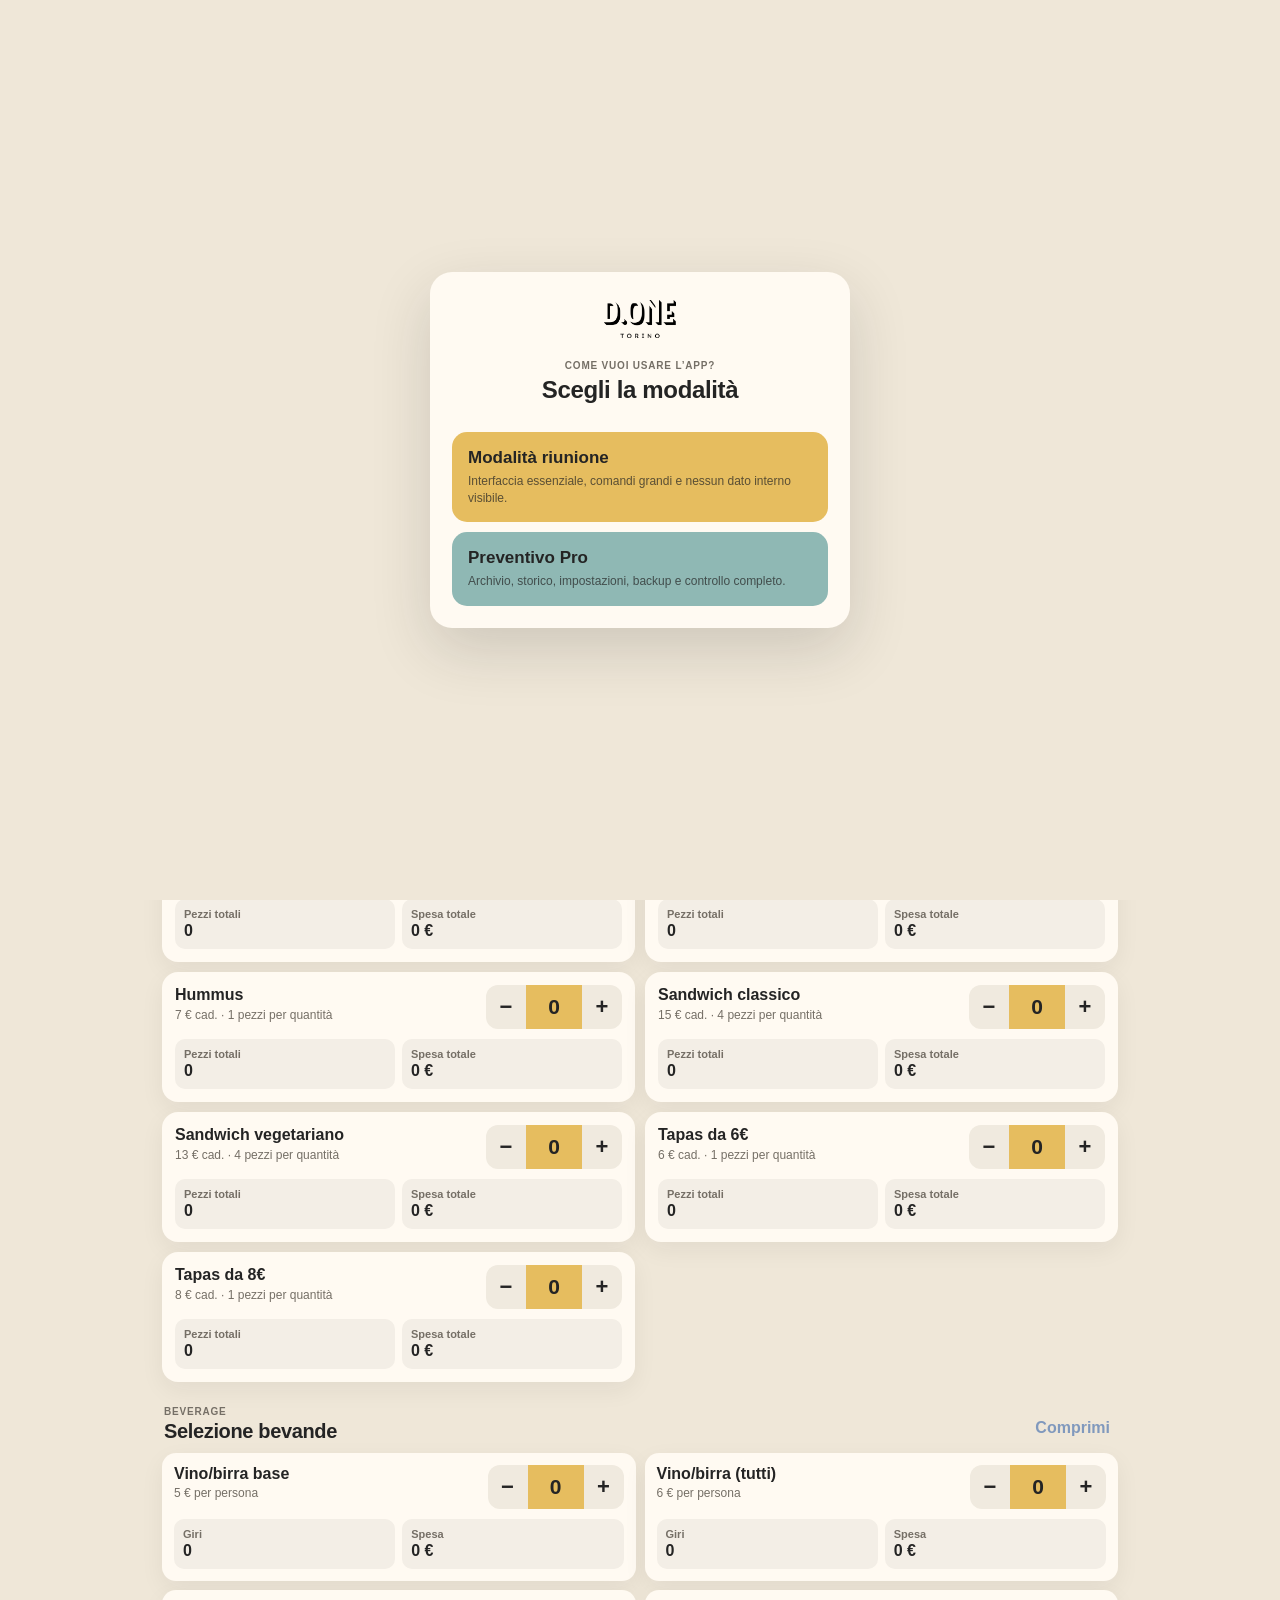
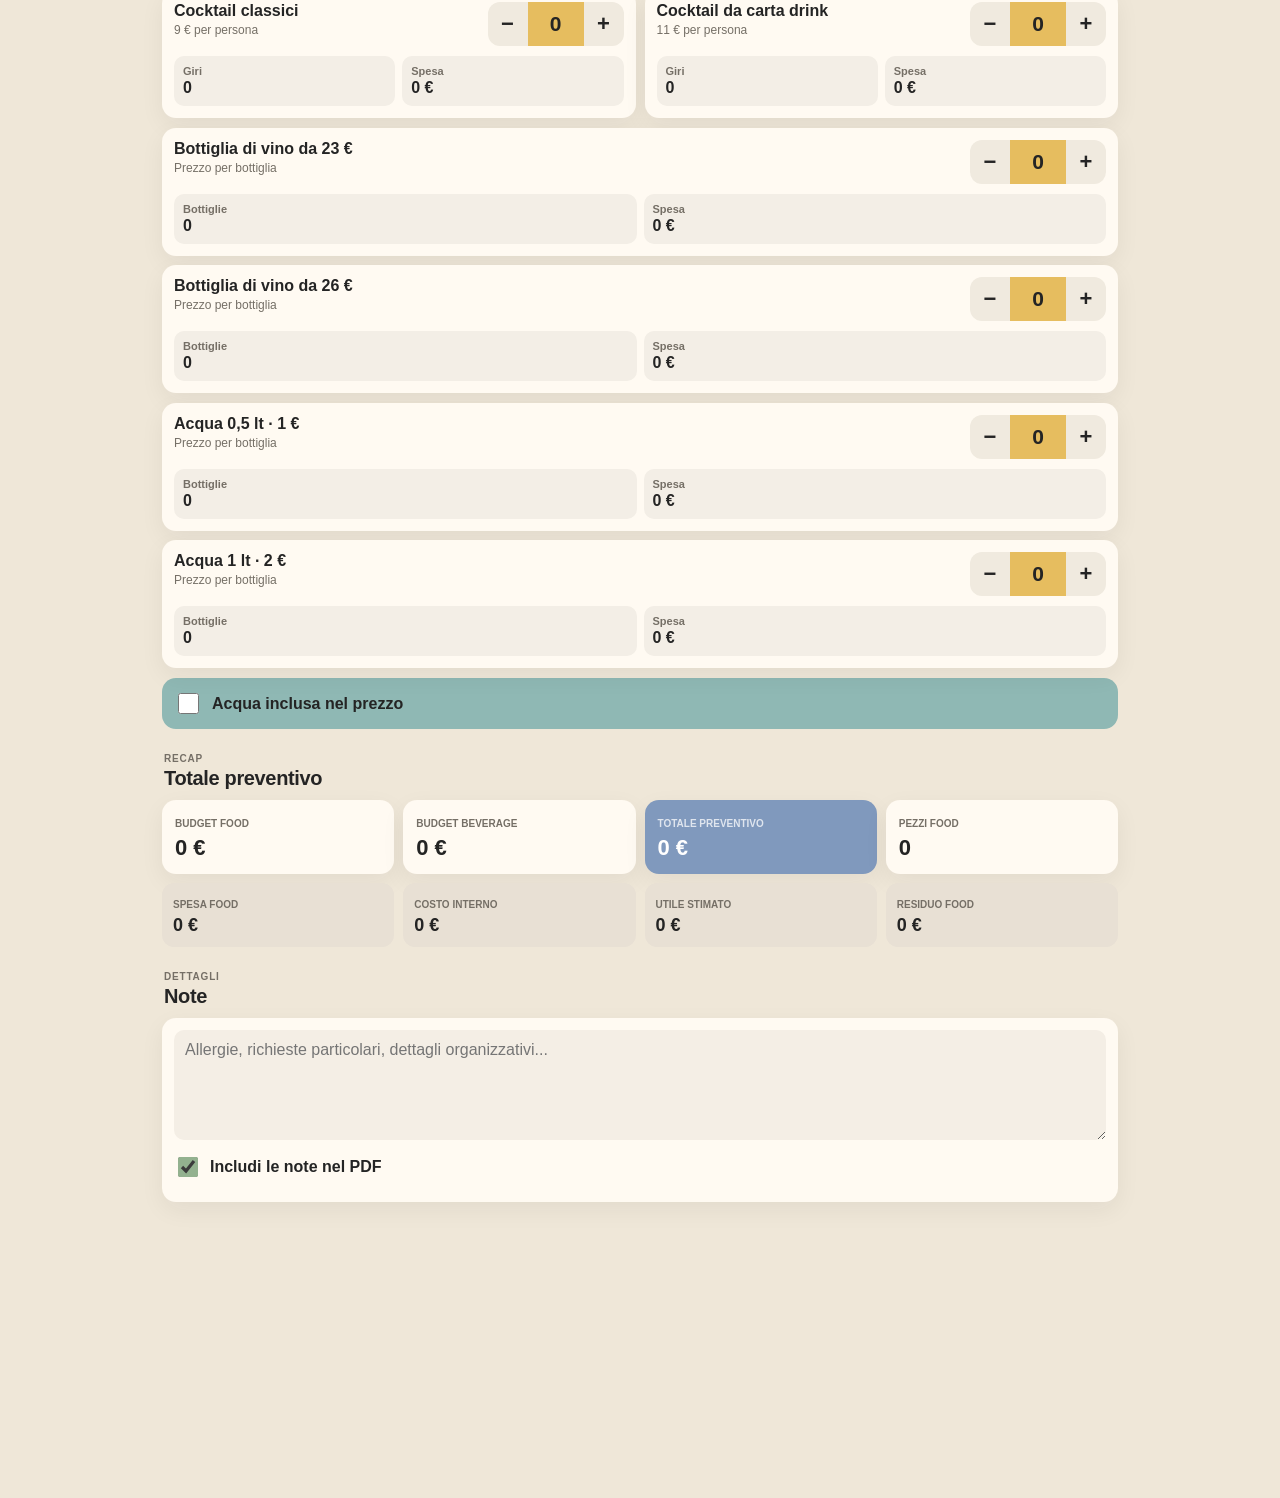
<file: index.html.html>
<!doctype html>
<html lang="it">
<head>
  <meta charset="utf-8">
  <meta name="viewport" content="width=device-width, initial-scale=1, maximum-scale=1, user-scalable=no, viewport-fit=cover">
  <meta name="theme-color" content="#efe7d8">
  <meta name="apple-mobile-web-app-capable" content="yes">
  <meta name="apple-mobile-web-app-status-bar-style" content="default">
  <meta name="apple-mobile-web-app-title" content="Preventivi D.ONE">
  <link rel="manifest" href="./manifest.webmanifest">
  <link rel="apple-touch-icon" href="./icons/icon-180.png">
  <style>

:root{
  --bg:#efe7d8;
  --paper:#fffaf2;
  --ink:#242424;
  --muted:#756f66;
  --teal:#8fb8b4;
  --orange:#ec7a4d;
  --mustard:#e6bd5f;
  --green:#93b18f;
  --pink:#dfb0b6;
  --blue:#8099bd;
  --red:#cf5b55;
  --line:rgba(36,36,36,.08);
  --shadow:0 8px 24px rgba(36,36,36,.06);
  --header-h:112px;
  --recap-h:92px;
}
*{box-sizing:border-box}
html{background:var(--bg)}
body{
  margin:0;background:var(--bg);color:var(--ink);
  font-family:-apple-system,BlinkMacSystemFont,"SF Pro Display","Segoe UI",sans-serif;
  -webkit-font-smoothing:antialiased;
  padding:env(safe-area-inset-top) 0 env(safe-area-inset-bottom);
}
button,input,textarea,select{font:inherit}
button{border:0}
.app-shell{max-width:980px;margin:auto;min-height:100vh}
.app-header{
  position:sticky;top:0;z-index:50;min-height:var(--header-h);
  background:rgba(239,231,216,.96);backdrop-filter:blur(18px);
  padding:14px 14px 10px;border-bottom:1px solid var(--line)
}
.brand-row{display:flex;align-items:flex-start;justify-content:space-between;gap:12px}
.brand-lockup{display:flex;align-items:center;gap:10px;min-width:0}
.brand-logo{width:42px;height:42px;object-fit:contain;flex:0 0 auto}
h1{margin:0;font-size:24px;letter-spacing:-.6px}
.brand-lockup p{margin:3px 0 0;color:var(--muted);font-size:12px}
.save-state{font-size:12px;color:var(--muted);padding-top:3px}
.top-tabs{display:grid;grid-template-columns:repeat(4,1fr);gap:6px;margin-top:12px}
.tab{background:rgba(36,36,36,.08);color:var(--muted);border-radius:10px;padding:10px 5px;font-size:12px;font-weight:800}
.tab.active{background:var(--ink);color:#fff}
.sticky-recap{
  position:sticky;top:calc(var(--header-h) + env(safe-area-inset-top));z-index:45;
  min-height:var(--recap-h);display:grid;grid-template-columns:repeat(5,1fr);gap:7px;
  padding:12px 10px;background:rgba(239,231,216,.98);backdrop-filter:blur(14px);
  border-bottom:1px solid var(--line)
}
.recap-card{
  min-width:0;border-radius:12px;padding:12px 8px;display:flex;flex-direction:column;justify-content:center
}
.recap-card span{font-size:8px;text-transform:uppercase;font-weight:900;letter-spacing:.45px}
.recap-card strong{font-size:17px;line-height:1.2;margin-top:5px;white-space:nowrap}
.recap-food{background:var(--mustard)}
.recap-bev{background:var(--teal)}
.recap-spent{background:var(--orange)}
.recap-residual{background:var(--green)}
.recap-total{background:var(--blue);color:#fff}
.recap-residual.negative{background:var(--red);color:#fff}
.app-main{padding:8px 12px 260px}
.panel{display:none}.panel.active{display:block}
.section-head{display:flex;justify-content:space-between;align-items:end;gap:12px;margin:24px 2px 10px}
.kicker{display:block;font-size:10px;text-transform:uppercase;letter-spacing:.8px;color:var(--muted);font-weight:900}
h2{margin:3px 0 0;font-size:20px;letter-spacing:-.35px}
.text-button{background:transparent;color:var(--blue);font-weight:800;padding:6px}
.form-grid{display:grid;grid-template-columns:1fr 1fr;gap:9px}
.field{
  display:block;background:var(--paper);border-radius:14px;padding:12px 13px;box-shadow:var(--shadow)
}
.field span{display:block;font-size:10px;color:var(--muted);text-transform:uppercase;font-weight:900;letter-spacing:.4px;margin-bottom:6px}
.field input,.field select{width:100%;border:0;background:transparent;outline:0;color:var(--ink);font-size:17px;font-weight:750}
.accent-teal{background:var(--teal)} .accent-orange{background:var(--orange)} .accent-pink{background:var(--pink)}
.accent-teal span,.accent-orange span,.accent-pink span{color:rgba(36,36,36,.68)}
.product-grid{display:grid;gap:10px}
.product-card{background:var(--paper);border-radius:16px;padding:13px;box-shadow:var(--shadow)}
.product-top{display:flex;justify-content:space-between;align-items:flex-start;gap:12px}
.product-name{font-size:16px;font-weight:900;line-height:1.2}
.product-meta{font-size:12px;color:var(--muted);margin-top:4px}
.qty-control{display:grid;grid-template-columns:40px 56px 40px;background:#f0eadf;border-radius:12px;overflow:hidden}
.qty-control button{background:transparent;color:var(--ink);font-size:22px;font-weight:700}
.qty-control input{width:56px;border:0;background:var(--mustard);text-align:center;font-size:21px;font-weight:900;outline:0}
.product-stats{display:grid;grid-template-columns:1fr 1fr;gap:7px;margin-top:10px}
.stat-chip{background:#f3eee6;border-radius:10px;padding:9px;color:var(--muted);font-size:11px;font-weight:700}
.stat-chip strong{display:block;color:var(--ink);font-size:16px;margin-top:2px}
.product-grid.compact .product-stats{display:none}
.beverage-grid{display:grid;gap:9px}
.beverage-option{
  display:grid;grid-template-columns:28px 1fr auto;gap:10px;align-items:center;
  background:var(--paper);border-radius:14px;padding:12px;box-shadow:var(--shadow)
}
.beverage-option input{width:21px;height:21px;accent-color:var(--orange)}
.beverage-name{font-weight:900}
.beverage-meta{font-size:12px;color:var(--muted);margin-top:3px}
.beverage-total{font-weight:900}
.summary-grid{display:grid;grid-template-columns:1fr 1fr;gap:9px}
.summary-card{background:var(--paper);border-radius:14px;padding:13px;box-shadow:var(--shadow)}
.summary-card span{font-size:10px;text-transform:uppercase;color:var(--muted);font-weight:900}
.summary-card strong{display:block;font-size:22px;margin-top:4px}
.summary-card.highlight{background:var(--blue);color:#fff}
.summary-card.highlight span{color:rgba(255,255,255,.75)}
.internal-summary{display:grid;grid-template-columns:1fr 1fr;gap:9px;margin-top:9px}
.internal-summary article{background:#e8e0d4;border-radius:12px;padding:11px}
.internal-summary span{font-size:10px;text-transform:uppercase;color:var(--muted);font-weight:900}
.internal-summary strong{display:block;font-size:18px;margin-top:3px}
.notes-card{background:var(--paper);border-radius:14px;padding:12px 12px 22px;box-shadow:var(--shadow);margin-bottom:36px}
.notes-card textarea{width:100%;min-height:110px;resize:vertical;border:0;border-radius:10px;background:#f4eee5;padding:11px;outline:0}
.toggle-line{display:flex;align-items:center;gap:9px;margin-top:10px;font-weight:750}
.toggle-line input{width:20px;height:20px;accent-color:var(--green)}
.archive-toolbar{display:grid;grid-template-columns:1fr auto;gap:8px}
.archive-toolbar input{border:0;border-radius:12px;padding:12px 13px;background:var(--paper);outline:0;font-weight:700}
.archive-toolbar span{display:flex;align-items:center;justify-content:center;min-width:58px;border-radius:12px;background:var(--mustard);font-weight:900}
.archive-list,.history-list,.settings-list{display:grid;gap:9px;margin-top:10px}
.archive-item,.history-item,.settings-card{background:var(--paper);border-radius:14px;padding:12px;box-shadow:var(--shadow)}
.archive-head{display:flex;justify-content:space-between;gap:12px}
.archive-client{font-size:17px;font-weight:900}
.archive-meta,.history-meta{font-size:12px;color:var(--muted);line-height:1.45;margin-top:4px}
.archive-total{font-size:18px;font-weight:900;white-space:nowrap}
.archive-actions,.history-actions{display:grid;grid-template-columns:repeat(3,1fr);gap:7px;margin-top:10px}
.mini-action{border-radius:9px;padding:10px 8px;font-size:12px;font-weight:900}
.open-btn{background:var(--teal)} .duplicate-btn{background:var(--mustard)} .delete-btn{background:var(--pink)} .restore-btn{background:var(--green)}
.status-pill{display:inline-block;margin-top:6px;background:var(--blue);color:#fff;border-radius:999px;padding:4px 8px;font-size:10px;font-weight:900;text-transform:uppercase}
.empty-state{background:var(--paper);border-radius:14px;padding:24px;text-align:center;color:var(--muted);font-weight:750}
.settings-grid{display:grid;grid-template-columns:1fr 1fr;gap:8px;margin-top:9px}
.mini-field{background:#f4eee5;border-radius:10px;padding:8px}
.mini-field span{display:block;font-size:9px;text-transform:uppercase;color:var(--muted);font-weight:900}
.mini-field input{width:100%;border:0;background:transparent;outline:0;font-weight:750;margin-top:4px}
.bottom-actions{
  position:fixed;left:0;right:0;bottom:0;z-index:60;
  max-width:980px;margin:auto;padding:10px max(12px,env(safe-area-inset-left)) calc(10px + env(safe-area-inset-bottom));
  background:rgba(239,231,216,.97);backdrop-filter:blur(16px);border-top:1px solid var(--line);
  display:grid;grid-template-columns:1fr 1.2fr 1fr 1fr;gap:8px
}
.btn{border-radius:12px;padding:13px 8px;font-size:13px;font-weight:900}
.btn-muted{background:#ded5c7}.btn-primary{background:var(--orange);color:#fff}.btn-success{background:var(--green)}.btn-warm{background:var(--mustard)}.btn-dark{background:var(--ink);color:#fff}
.btn-wide{grid-column:1/-1}
@media(min-width:720px){
  .form-grid{grid-template-columns:repeat(4,1fr)}
  .product-grid{grid-template-columns:1fr 1fr}
  .beverage-grid{grid-template-columns:1fr 1fr}
  .summary-grid,.internal-summary{grid-template-columns:repeat(4,1fr)}
  .settings-grid{grid-template-columns:repeat(4,1fr)}
}
@media(max-width:500px){
  :root{--header-h:112px;--recap-h:96px}
  .sticky-recap{gap:5px;padding:12px 6px}
  .recap-card{padding:12px 5px}
  .recap-card span{font-size:7px}
  .recap-card strong{font-size:14px}
  .tab{font-size:11px}
  .bottom-actions{grid-template-columns:1fr 1fr}
  .btn-wide{grid-column:1/-1}
}

.wine-bottle-grid{display:grid;gap:9px;margin-top:10px}
.wine-bottle-card{
  display:grid;grid-template-columns:1fr auto;gap:12px;align-items:center;
  background:var(--paper);border-radius:14px;padding:12px;box-shadow:var(--shadow)
}
.wine-bottle-name{font-weight:900}
.wine-bottle-meta{font-size:12px;color:var(--muted);margin-top:3px}
.wine-bottle-right{display:flex;align-items:center;gap:10px}
.wine-bottle-total{font-weight:900;min-width:58px;text-align:right}
#printSheet{display:none}
@page{size:A4 portrait;margin:8mm}
@media print{
  body *{visibility:hidden!important}
  #printSheet,#printSheet *{visibility:visible!important}
  #printSheet{
    display:block!important;position:absolute;left:0;top:0;width:100%;
    color:#202020;background:#fff;font-family:Arial,sans-serif
  }
  .print-header{display:flex;justify-content:space-between;align-items:flex-start;border-bottom:1.5px solid #222;padding-bottom:2.5mm;margin-bottom:2.5mm}
  .print-logo{width:19mm;height:10mm;object-fit:contain;object-position:left center;display:block}
  .print-heading{text-align:right}
  .print-heading h1{font-size:16pt;margin:0 0 1mm}
  .print-heading p{font-size:7.5pt;color:#666;margin:0}
  .print-meta{display:grid;grid-template-columns:repeat(4,1fr);gap:1.3mm;margin-bottom:2.5mm}
  .print-meta div{background:#f2eee7;padding:1.7mm;border-radius:1.5mm}
  .print-meta span{display:block;font-size:6pt;text-transform:uppercase;font-weight:700;color:#666}
  .print-meta strong{display:block;font-size:8pt;margin-top:.5mm}
  .print-section{font-size:8pt;text-transform:uppercase;letter-spacing:.7px;border-bottom:1px solid #aaa;padding-bottom:.7mm;margin:2.5mm 0 1mm}
  .print-table{width:100%;border-collapse:collapse;table-layout:fixed;font-size:7.4pt}
  .print-table th{font-size:6pt;text-transform:uppercase;color:#666;text-align:left;padding:1mm .8mm;border-bottom:1px solid #aaa}
  .print-table td{padding:1mm .8mm;border-bottom:1px solid #e4e4e4;vertical-align:top}
  .print-table .right{text-align:right;white-space:nowrap}
  .print-table .qcol{width:13%}.print-table .pcol{width:14%}.print-table .pricecol{width:20%}
  .print-notes{font-size:7.2pt;line-height:1.25;white-space:pre-line;margin-top:2mm;padding:1.8mm;background:#f7f3ed;border-radius:1.5mm}
  .print-totals{display:grid;grid-template-columns:repeat(3,1fr);gap:1.5mm;margin-top:3mm}
  .print-total{background:#f2eee7;padding:2mm;border-radius:1.5mm}
  .print-total:last-child{background:#8099bd;color:#fff}
  .print-total span{display:block;font-size:6pt;text-transform:uppercase;font-weight:700}
  .print-total strong{display:block;font-size:12pt;margin-top:.7mm}
  .print-footer{text-align:center;color:#777;font-size:5.8pt;margin-top:2.5mm}
}






.settings-btn{
  border:0;background:rgba(36,36,36,.08);color:var(--ink);
  min-height:36px;border-radius:10px;
  display:flex;align-items:center;justify-content:center;
  font-size:12px;font-weight:900;line-height:1;
  padding:0 12px;cursor:pointer
}
.settings-text-btn{white-space:nowrap}
.settings-btn:active{background:rgba(36,36,36,.08)}
.settings-modal{
  position:fixed;inset:0;z-index:9998;
  display:flex;align-items:flex-end;justify-content:center
}
.settings-modal.hidden{display:none}
.settings-backdrop{
  position:absolute;inset:0;background:rgba(20,20,20,.34);
  backdrop-filter:blur(2px)
}
.settings-sheet{
  position:relative;width:min(520px,100%);
  background:var(--bg);
  border-radius:20px 20px 0 0;
  padding:16px 14px calc(18px + env(safe-area-inset-bottom));
  box-shadow:0 -16px 50px rgba(0,0,0,.18)
}
.settings-sheet-head{
  display:flex;align-items:center;justify-content:space-between;
  margin-bottom:12px
}
.settings-sheet-head h2{margin:0;font-size:21px}
.settings-close{
  width:34px;height:34px;border-radius:50%;
  background:rgba(36,36,36,.09);color:var(--ink);
  font-size:24px;line-height:1
}
.settings-action{
  width:100%;text-align:left;border:0;border-radius:12px;
  padding:13px 14px;margin-top:8px;background:var(--paper);
  color:var(--ink);box-shadow:var(--shadow)
}
.settings-action span{display:block;font-size:15px;font-weight:900}
.settings-action small{display:block;margin-top:3px;color:var(--muted);font-size:11px}
.export-setting{background:var(--teal)}
.import-setting{background:var(--mustard)}
.merge-setting{background:var(--green)}
.settings-version{
  display:flex;align-items:center;justify-content:space-between;
  margin-top:12px;padding:12px 14px;border-radius:12px;
  background:rgba(36,36,36,.06)
}
.settings-version span{font-size:12px;color:var(--muted);font-weight:800}
.settings-version strong{font-size:14px}
#importArchiveInput,#mergeArchiveInput{display:none}


.header-tools{display:flex;align-items:center;gap:8px}
.visually-hidden{position:absolute!important;width:1px!important;height:1px!important;padding:0!important;margin:-1px!important;overflow:hidden!important;clip:rect(0,0,0,0)!important;white-space:nowrap!important;border:0!important}
.settings-btn{
  width:38px;height:38px;border:0;border-radius:50%;
  background:rgba(36,36,36,.08);color:var(--ink);
  display:flex;align-items:center;justify-content:center;
  font-size:23px;line-height:1;font-weight:800
}
.settings-modal{position:fixed;inset:0;z-index:9998;display:flex;align-items:flex-end;justify-content:center}
.settings-modal.hidden{display:none}
.settings-backdrop{position:absolute;inset:0;background:rgba(20,20,20,.36);backdrop-filter:blur(2px)}
.settings-sheet{position:relative;width:min(520px,100%);background:var(--bg);border-radius:20px 20px 0 0;padding:16px 14px calc(18px + env(safe-area-inset-bottom));box-shadow:0 -16px 50px rgba(0,0,0,.18)}
.settings-sheet-head{display:flex;align-items:center;justify-content:space-between;margin-bottom:12px}
.settings-sheet-head h2{margin:0;font-size:21px}
.settings-close{width:34px;height:34px;border:0;border-radius:50%;background:rgba(36,36,36,.09);font-size:24px}
.settings-action{width:100%;text-align:left;border:0;border-radius:12px;padding:13px 14px;margin-top:8px;background:var(--paper);color:var(--ink);box-shadow:var(--shadow)}
.settings-action span{display:block;font-size:15px;font-weight:900}
.settings-action small{display:block;margin-top:3px;color:var(--muted);font-size:11px}
.export-setting{background:var(--teal)}
.import-setting{background:var(--mustard)}
.merge-setting{background:var(--green)}
.settings-version{display:flex;align-items:center;justify-content:space-between;margin-top:12px;padding:12px 14px;border-radius:12px;background:rgba(36,36,36,.06)}
.settings-version span{font-size:12px;color:var(--muted);font-weight:800}
.settings-version strong{font-size:14px}
#importArchiveInput,#mergeArchiveInput{display:none}


.dock-value{font-size:24px!important;line-height:1.05!important;font-weight:1000!important;color:#111!important}
.field input,.field select{font-size:20px!important;font-weight:900!important}
.field.people input,.field.pp input{font-size:26px!important;font-weight:1000!important}
.reason-options{display:grid;grid-template-columns:1fr 1fr;gap:8px;margin-top:6px}
.reason-option{display:flex;align-items:center;gap:8px;background:rgba(255,255,255,.45);border-radius:9px;padding:9px 10px;font-size:13px;font-weight:850}
.reason-option input{width:18px;height:18px;accent-color:var(--orange)}
#otherReasonWrap.hidden{display:none}
.beverage-option{grid-template-columns:1fr auto!important}
.beverage-main{display:flex;align-items:center;gap:10px}
.actions .action{color:#111!important}
@media print{
  html,body{width:210mm!important;height:297mm!important;overflow:hidden!important}
  body{margin:0!important;padding:0!important}
  #printSheet{position:fixed!important;left:0!important;top:0!important;width:194mm!important;max-height:281mm!important;overflow:hidden!important;page-break-after:avoid!important;break-after:avoid-page!important}
  #printSheet *{page-break-inside:avoid;break-inside:avoid}
  @page{size:A4 portrait;margin:8mm}
}


.request-reason-field{grid-column:1/-1}
.other-reason-wrap{margin-top:8px}
.other-reason-wrap.hidden{display:none!important}
#pdfBtn{color:#111!important}
.btn-primary{color:#111!important}


/* v2.0.14 rebuilt */
.form-grid{row-gap:14px!important;column-gap:10px!important}
.field input,.field select{font-weight:500!important;font-size:20px!important}
.field.people input,.field.pp input{font-weight:900!important;font-size:26px!important}
.place-wide{display:block;margin-top:14px;margin-bottom:14px;width:100%}
.request-reason-field{display:block;margin-bottom:12px}
.request-reason-field input[type="text"]{font-weight:500!important}
.other-reason-wrap{margin-top:8px}.other-reason-wrap.hidden{display:none!important}
.reason-options{gap:10px!important}.reason-option{min-height:42px}
.weather-card{
  background:linear-gradient(135deg,#9ec7d8,#dce9df);
  border-radius:14px;padding:13px;box-shadow:var(--shadow);
  margin-top:14px;margin-bottom:14px
}
.weather-card.hidden{display:none}
.weather-head{display:flex;align-items:flex-start;justify-content:space-between;gap:12px}
.weather-title{font-size:15px;font-weight:950}.weather-subtitle{font-size:11px;color:rgba(36,36,36,.68);margin-top:3px}
.weather-status{font-size:11px;font-weight:850;color:rgba(36,36,36,.72);text-align:right}
.weather-grid{display:grid;grid-template-columns:repeat(4,1fr);gap:7px;margin-top:11px}
.weather-stat{background:rgba(255,255,255,.48);border-radius:9px;padding:9px}
.weather-stat span{display:block;font-size:8px;text-transform:uppercase;font-weight:900;color:rgba(36,36,36,.63)}
.weather-stat strong{display:block;font-size:17px;font-weight:1000;margin-top:3px;color:#1d1d1d}
.weather-advice{margin-top:9px;font-size:12px;font-weight:900}.weather-error{font-size:12px;font-weight:850;margin-top:10px}
.recap-card span{font-size:10px!important;font-weight:950!important;color:#222!important}
.recap-card strong{font-size:23px!important;line-height:1.05!important;font-weight:1000!important;color:#111!important}
.beverage-section-tools{display:flex;align-items:center;gap:10px}
.beverage-summary{font-size:14px;font-weight:950;white-space:nowrap}
.beverage-option{display:block!important}
.beverage-row{display:grid;grid-template-columns:1fr auto;gap:12px;align-items:center}
.beverage-details{display:grid;grid-template-columns:1fr auto;gap:8px;margin-top:8px;align-items:center}
.beverage-subtotal{background:rgba(255,255,255,.45);border-radius:9px;padding:8px 10px;font-size:12px;font-weight:900;text-align:right}
.beverage-grid.compact .beverage-details{display:none!important}
.bottom-actions .btn,#pdfBtn,#saveQuoteBtn,#resetBtn,#duplicateCurrentBtn,#newQuoteBtn{color:#111!important}
@media(max-width:470px){
  .weather-grid{grid-template-columns:1fr 1fr}
  .recap-card span{font-size:8px!important}
  .recap-card strong{font-size:17px!important}
}
@media print{
  html,body{width:210mm!important;height:297mm!important;overflow:hidden!important;background:#fff!important}
  body{margin:0!important;padding:0!important}
  body *{visibility:hidden!important}
  #printSheet,#printSheet *{visibility:visible!important}
  #printSheet{
    display:block!important;position:fixed!important;left:8mm!important;top:8mm!important;
    width:194mm!important;max-height:281mm!important;overflow:hidden!important;
    page-break-before:avoid!important;page-break-after:avoid!important;
    break-before:avoid-page!important;break-after:avoid-page!important
  }
  .app-header,.sticky-recap,.app-main,.bottom-actions,.settings-modal{display:none!important}
  @page{size:A4 portrait;margin:0}
}


/* v2.0.15 */
#proposal{font-weight:900!important}
.beverage-section-tools .beverage-summary{display:none!important}
.beverage-option{display:block!important}
.beverage-row{
  display:grid;
  grid-template-columns:1fr auto;
  gap:12px;
  align-items:start;
}
.beverage-details{
  display:grid;
  grid-template-columns:1fr 1fr;
  gap:7px;
  margin-top:10px;
}
.beverage-chip{
  background:#f3eee6;
  border-radius:10px;
  padding:9px;
  color:var(--muted);
  font-size:11px;
  font-weight:700;
}
.beverage-chip strong{
  display:block;
  color:var(--ink);
  font-size:16px;
  margin-top:2px;
}
#newQuoteBtn{color:#fff!important}
body.panel-secondary .sticky-recap,
body.panel-secondary .bottom-actions{
  display:none!important;
}
@media print{
  html,body{
    width:210mm!important;
    height:297mm!important;
    overflow:hidden!important;
    background:#fff!important;
  }
  body{
    margin:0!important;
    padding:0!important;
  }
  body *{visibility:hidden!important}
  #printSheet,#printSheet *{visibility:visible!important}
  #printSheet{
    display:block!important;
    position:absolute!important;
    left:0!important;
    top:0!important;
    width:194mm!important;
    max-height:281mm!important;
    overflow:hidden!important;
    transform:none!important;
    margin:0!important;
    page-break-before:avoid!important;
    page-break-after:avoid!important;
    break-before:avoid-page!important;
    break-after:avoid-page!important;
  }
  #printSheet table,
  #printSheet tr,
  #printSheet td,
  #printSheet th,
  #printSheet div{
    page-break-inside:avoid!important;
    break-inside:avoid!important;
  }
  @page{
    size:A4 portrait;
    margin:8mm;
  }
}


/* v3.0.2 — selettore beverage identico al food */
.beverage-option .qty-control{
  display:grid!important;
  grid-template-columns:40px 56px 40px!important;
  width:136px!important;
  min-width:136px!important;
  height:44px!important;
  background:#f0eadf!important;
  border-radius:12px!important;
  overflow:hidden!important;
  align-self:start!important;
}
.beverage-option .qty-control button{
  width:40px!important;
  height:44px!important;
  padding:0!important;
  margin:0!important;
  border:0!important;
  background:transparent!important;
  color:var(--ink)!important;
  font-size:22px!important;
  font-weight:700!important;
  line-height:44px!important;
  text-align:center!important;
  appearance:none!important;
  -webkit-appearance:none!important;
}
.beverage-option .qty-control input{
  width:56px!important;
  min-width:56px!important;
  height:44px!important;
  padding:0!important;
  margin:0!important;
  border:0!important;
  border-radius:0!important;
  background:var(--mustard)!important;
  color:var(--ink)!important;
  text-align:center!important;
  font-size:21px!important;
  font-weight:900!important;
  line-height:44px!important;
  outline:0!important;
  appearance:textfield!important;
  -moz-appearance:textfield!important;
  -webkit-appearance:none!important;
}
.beverage-option .qty-control input::-webkit-outer-spin-button,
.beverage-option .qty-control input::-webkit-inner-spin-button{
  -webkit-appearance:none!important;
  margin:0!important;
}


/* v3.0.3 — selettori quantità uniformi per food e beverage */
.qty-control{
  display:grid!important;
  grid-template-columns:40px 56px 40px!important;
  width:136px!important;
  min-width:136px!important;
  height:44px!important;
  background:#f0eadf!important;
  border-radius:12px!important;
  overflow:hidden!important;
  align-self:start!important;
  flex:0 0 136px!important;
}
.qty-control button{
  width:40px!important;
  height:44px!important;
  padding:0!important;
  margin:0!important;
  border:0!important;
  background:transparent!important;
  color:var(--ink)!important;
  font-size:22px!important;
  font-weight:700!important;
  line-height:44px!important;
  text-align:center!important;
  appearance:none!important;
  -webkit-appearance:none!important;
}
.qty-control input{
  width:56px!important;
  min-width:56px!important;
  height:44px!important;
  padding:0!important;
  margin:0!important;
  border:0!important;
  border-radius:0!important;
  background:var(--mustard)!important;
  color:var(--ink)!important;
  text-align:center!important;
  font-size:21px!important;
  font-weight:900!important;
  line-height:44px!important;
  outline:0!important;
  appearance:textfield!important;
  -moz-appearance:textfield!important;
  -webkit-appearance:none!important;
}
.qty-control input::-webkit-outer-spin-button,
.qty-control input::-webkit-inner-spin-button{
  -webkit-appearance:none!important;
  margin:0!important;
}


/* v3.0.5 */
.archive-favorite-row{
  display:flex;
  align-items:flex-start;
  justify-content:space-between;
  gap:10px;
}
.favorite-toggle{
  width:36px;
  height:36px;
  border:0;
  border-radius:50%;
  background:rgba(36,36,36,.07);
  color:#8a8177;
  font-size:23px;
  line-height:1;
  display:flex;
  align-items:center;
  justify-content:center;
  flex:0 0 auto;
  padding:0;
}
.favorite-toggle.active{
  background:var(--mustard);
  color:#111;
}
.favorite-note-box{
  display:none;
  margin-top:9px;
  background:#f3eee6;
  border-radius:10px;
  padding:9px;
}
.favorite-note-box.visible{display:block}
.favorite-note-box textarea{
  width:100%;
  min-height:62px;
  border:0;
  outline:0;
  resize:vertical;
  background:transparent;
  color:var(--ink);
  font-size:13px;
  font-weight:500;
}
.favorite-note-label{
  display:block;
  margin-bottom:5px;
  font-size:9px;
  text-transform:uppercase;
  color:var(--muted);
  font-weight:900;
  letter-spacing:.35px;
}
.favorite-badge{
  display:inline-block;
  margin-top:6px;
  padding:4px 8px;
  border-radius:999px;
  background:var(--mustard);
  color:#111;
  font-size:10px;
  font-weight:900;
}
@media(max-width:470px){
  .sticky-recap{
    grid-template-columns:repeat(5,1fr)!important;
    gap:7px!important;
    padding:12px 10px!important;
    min-height:var(--recap-h)!important;
  }
  .recap-card{
    padding:12px 8px!important;
    border-radius:12px!important;
  }
  .recap-card span{
    font-size:10px!important;
    font-weight:950!important;
  }
  .recap-card strong{
    font-size:23px!important;
    line-height:1.05!important;
    font-weight:1000!important;
  }
}


/* v3.0.5 panel typography */
.recap-card span,
.dock-label{
  font-weight:300 !important;
}
.recap-card strong,
.dock-value{
  font-weight:300 !important;
}


/* v3.0.6 */
.request-reason-field{
  width:100%;
  background:var(--paper);
  border-radius:14px;
  padding:12px;
  box-shadow:var(--shadow);
}
.reason-options{
  display:grid!important;
  grid-template-columns:1fr 1fr!important;
  gap:8px!important;
  margin-top:8px!important;
}
.reason-option{
  display:flex!important;
  align-items:center!important;
  justify-content:center!important;
  min-height:44px!important;
  border-radius:10px!important;
  padding:10px!important;
  background:#f0eadf!important;
  font-size:13px!important;
  font-weight:500!important;
  cursor:pointer!important;
}
.reason-option input{
  position:absolute!important;
  opacity:0!important;
  pointer-events:none!important;
}
.reason-option:has(input:checked){
  background:var(--mustard)!important;
  color:#111!important;
  font-weight:800!important;
}
.other-reason-wrap{
  margin-top:9px!important;
  background:#f3eee6!important;
  border-radius:10px!important;
  padding:9px!important;
}
.other-reason-wrap input{
  width:100%!important;
  border:0!important;
  background:transparent!important;
  outline:0!important;
  font-weight:500!important;
}
.wine-bottle-card{
  display:block!important;
  background:var(--paper)!important;
  border-radius:14px!important;
  padding:12px!important;
  box-shadow:var(--shadow)!important;
}
.wine-bottle-row{
  display:grid!important;
  grid-template-columns:1fr auto!important;
  gap:12px!important;
  align-items:start!important;
}
.wine-bottle-details{
  display:grid!important;
  grid-template-columns:1fr 1fr!important;
  gap:7px!important;
  margin-top:10px!important;
}
.wine-bottle-chip{
  background:#f3eee6!important;
  border-radius:10px!important;
  padding:9px!important;
  color:var(--muted)!important;
  font-size:11px!important;
  font-weight:700!important;
}
.wine-bottle-chip strong{
  display:block!important;
  color:var(--ink)!important;
  font-size:16px!important;
  margin-top:2px!important;
}


/* v3.0.7 */
.reason-dropdown-btn{
  width:100%;border:0;border-radius:10px;background:#f0eadf;color:var(--ink);
  min-height:46px;padding:0 12px;display:flex;align-items:center;justify-content:space-between;
  text-align:left;font-size:15px;font-weight:500;
}
.reason-chevron{font-size:20px}
.reason-dropdown-panel{
  margin-top:8px;background:#f3eee6;border-radius:10px;padding:8px;display:grid;gap:6px
}
.reason-dropdown-panel.hidden{display:none!important}
.reason-dropdown-option{
  display:flex;align-items:center;gap:10px;min-height:42px;padding:9px 10px;
  border-radius:9px;background:var(--paper);font-size:14px;font-weight:500
}
.reason-dropdown-option input{width:19px;height:19px;accent-color:var(--mustard)}
.water-included-toggle{
  display:flex;align-items:center;gap:10px;margin-top:10px;padding:12px;
  background:var(--teal);border-radius:14px;font-weight:850
}
.water-included-toggle input{width:21px;height:21px;accent-color:var(--green)}
.beverage-grid.compact .beverage-details,
.wine-bottle-grid.compact .wine-bottle-details{display:none!important}
.recall-modal{
  position:fixed;inset:0;z-index:10000;display:flex;align-items:flex-end;justify-content:center
}
.recall-modal.hidden{display:none}
.recall-backdrop{position:absolute;inset:0;background:rgba(20,20,20,.38);backdrop-filter:blur(2px)}
.recall-sheet{
  position:relative;width:min(520px,100%);background:var(--bg);border-radius:20px 20px 0 0;
  padding:18px 14px calc(20px + env(safe-area-inset-bottom));box-shadow:0 -18px 50px rgba(0,0,0,.2)
}
.recall-sheet h2{margin:0 0 5px}.recall-sheet p{margin:0 0 14px;color:var(--muted);font-size:13px}
.recall-options{display:grid;grid-template-columns:1fr 1fr;gap:8px}
.recall-options button,#saveCustomRecallBtn,.recall-close{
  border:0;border-radius:10px;padding:12px 9px;font-weight:900;color:#111;background:var(--mustard)
}
.recall-close{width:100%;margin-top:10px;background:#ded5c7}
#customRecallWrap{margin-top:10px;background:var(--paper);padding:10px;border-radius:10px}
#customRecallWrap.hidden{display:none}
#customRecallWrap label{display:block;font-size:10px;text-transform:uppercase;font-weight:900;color:var(--muted);margin-bottom:5px}
#customRecallDate{width:100%;border:0;border-radius:8px;padding:11px;background:#f0eadf;margin-bottom:8px}
.startup-recall-list{display:grid;gap:8px;max-height:55vh;overflow:auto}
.startup-recall-item{background:var(--paper);border-radius:10px;padding:11px}
.startup-recall-item strong{display:block}.startup-recall-item span{display:block;color:var(--muted);font-size:12px;margin-top:3px}
.recall-badge{display:inline-block;border-radius:999px;padding:4px 8px;font-size:10px;font-weight:900;margin-top:6px}
.recall-future{background:var(--green);color:#111}
.recall-overdue{background:var(--red);color:#fff}
.recall-contacted{background:var(--teal);color:#111}
.recall-none{background:#ded5c7;color:#555}
.contacted-btn{background:var(--teal)!important}


/* v3.0.8 — apertura archivio */
.archive-actions{
  position:relative;
  z-index:5;
}
.archive-actions .mini-action{
  pointer-events:auto!important;
  position:relative;
  z-index:6;
}


/* v3.0.9 — modalità d'uso e anti-zoom */
html,body,button,input,select,textarea{
  touch-action:manipulation;
}
.mode-chooser{
  position:fixed;inset:0;z-index:20000;
  display:flex;align-items:center;justify-content:center;
  background:var(--bg);padding:22px;
}
.mode-chooser.hidden{display:none}
.mode-card{
  width:min(420px,100%);background:var(--paper);
  border-radius:22px;padding:22px;box-shadow:0 22px 60px rgba(36,36,36,.16);
}
.mode-logo{display:block;width:72px;height:50px;object-fit:contain;margin:0 auto 16px}
.mode-kicker{display:block;text-align:center;font-size:10px;text-transform:uppercase;letter-spacing:.8px;color:var(--muted);font-weight:900}
.mode-card h2{text-align:center;margin:5px 0 18px;font-size:24px}
.mode-choice{
  width:100%;border:0;border-radius:15px;padding:16px;text-align:left;margin-top:10px;color:var(--ink)
}
.mode-choice strong{display:block;font-size:17px}
.mode-choice span{display:block;margin-top:5px;font-size:12px;line-height:1.4;color:rgba(36,36,36,.72)}
.meeting-choice{background:var(--mustard)}
.pro-choice{background:var(--teal)}
.mode-switch-btn{
  border:0;background:rgba(36,36,36,.08);color:var(--ink);
  min-height:36px;border-radius:10px;padding:0 10px;font-size:11px;font-weight:900
}

/* Modalità riunione */
body.meeting-mode .top-tabs,
body.meeting-mode #settingsBtn,
body.meeting-mode #archivePanel,
body.meeting-mode #historyPanel,
body.meeting-mode #settingsPanel,
body.meeting-mode .internal-summary,
body.meeting-mode #costPanel{
  display:none!important;
}
body.meeting-mode .app-header{
  min-height:72px!important;
}
body.meeting-mode .sticky-recap{
  top:calc(72px + env(safe-area-inset-top))!important;
}
body.meeting-mode .field{
  padding:15px!important;
}
body.meeting-mode .field input,
body.meeting-mode .field select{
  min-height:42px!important;
  font-size:22px!important;
}
body.meeting-mode .qty-control{
  transform:scale(1.08);
  transform-origin:right top;
}
body.meeting-mode .product-name,
body.meeting-mode .beverage-name,
body.meeting-mode .wine-bottle-name{
  font-size:18px!important;
}
body.meeting-mode .bottom-actions{
  grid-template-columns:1fr 1fr!important;
}
body.meeting-mode #resetBtn,
body.meeting-mode #duplicateCurrentBtn{
  display:none!important;
}
body.meeting-mode #newQuoteBtn{
  grid-column:1/-1!important;
}
body.meeting-mode .section-head h2{
  font-size:23px!important;
}
body.meeting-mode .app-main{
  padding-bottom:180px!important;
}

</style>
  <title>Preventivi D.ONE</title>
</head>
<body>

<div id="modeChooser" class="mode-chooser">
  <div class="mode-card">
    <img id="modeLogo" class="mode-logo" alt="D.ONE Torino">
    <span class="mode-kicker">Come vuoi usare l’app?</span>
    <h2>Scegli la modalità</h2>
    <button id="meetingModeBtn" class="mode-choice meeting-choice" type="button">
      <strong>Modalità riunione</strong>
      <span>Interfaccia essenziale, comandi grandi e nessun dato interno visibile.</span>
    </button>
    <button id="proModeBtn" class="mode-choice pro-choice" type="button">
      <strong>Preventivo Pro</strong>
      <span>Archivio, storico, impostazioni, backup e controllo completo.</span>
    </button>
  </div>
</div>


</div>

<div class="app-shell">
  <header class="app-header">
    <div class="brand-row">
      <div class="brand-lockup">
        <img src="[data-uri]" alt="D.ONE Torino" class="brand-logo">
        <div>
          <h1>Preventivi D.ONE</h1>
          <p>Food & beverage planner · v3.0.13 FIX</p>
        </div>
      </div>
      <div class="header-tools"><span id="saveState" class="save-state visually-hidden">Salvato</span><button id="modeSwitchBtn" class="mode-switch-btn" type="button">Modalità</button>
<button id="settingsBtn" class="settings-btn" type="button" aria-label="Apri impostazioni">⚙︎</button></div>
    </div>

    <nav class="top-tabs" aria-label="Sezioni">
      <button class="tab active" data-panel="quotePanel">Preventivo</button>
      <button class="tab" data-panel="archivePanel">Archivio</button>
      <button class="tab" data-panel="historyPanel">Storico</button>
      <button class="tab" data-panel="settingsPanel">Impostazioni</button>
    </nav>
  </header>

  <section class="sticky-recap" aria-label="Riepilogo">
    <article class="recap-card recap-food">
      <span>Food</span><strong id="foodBudgetDock">€ 0</strong>
    </article>
    <article class="recap-card recap-bev">
      <span>Beverage</span><strong id="bevBudgetDock">€ 0</strong>
    </article>
    <article class="recap-card recap-spent">
      <span>Speso</span><strong id="foodSpentDock">€ 0</strong>
    </article>
    <article class="recap-card recap-residual" id="residualDock">
      <span>Residuo</span><strong id="foodResidualDock">€ 0</strong>
    </article>
    <article class="recap-card recap-total">
      <span>Totale</span><strong id="grandBudgetDock">€ 0</strong>
    </article>
  </section>

  <main class="app-main">
    <section id="quotePanel" class="panel active">
      <div class="section-head">
        <div>
          <span class="kicker">Evento</span>
          <h2>Dati principali</h2>
        </div>
      </div>

      <div class="form-grid">
        <label class="field accent-teal people">
          <span>Numero persone</span>
          <input id="people" type="number" min="0" value="0">
        </label>
        <label class="field accent-orange pp">
          <span>Budget food/persona</span>
          <input id="perPerson" type="number" min="0" step=".5" value="0">
        </label>
        <label class="field">
          <span>Nome proposta</span>
          <input id="proposal" value="PROPOSTA A">
        </label>
        <label class="field">
          <span>Cliente</span>
          <input id="client" placeholder="Nome cliente">
        </label>
        <label class="field">
          <span>Telefono</span>
          <input id="phone" inputmode="tel" placeholder="Numero di telefono">
        </label>
        <label class="field">
          <span>Email</span>
          <input id="email" type="email" inputmode="email" placeholder="nome@email.it">
        </label>
        <label class="field">
          <span>Data</span>
          <input id="date" type="date">
        </label>
        <label class="field">
          <span>Ora</span>
          <select id="time"><option value="">Seleziona orario</option></select>
        </label>
      </div>

      <div id="weatherCard" class="weather-card hidden no-print">
        <div class="weather-head">
          <div>
            <div class="weather-title">Meteo previsto · Torino</div>
            <div id="weatherSubtitle" class="weather-subtitle"></div>
          </div>
          <div id="weatherStatus" class="weather-status"></div>
        </div>
        <div id="weatherContent">
          <div class="weather-grid">
            <div class="weather-stat"><span>Condizioni</span><strong id="weatherCondition">—</strong></div>
            <div class="weather-stat"><span>Temperatura</span><strong id="weatherTemp">—</strong></div>
            <div class="weather-stat"><span>Pioggia</span><strong id="weatherRain">—</strong></div>
            <div class="weather-stat"><span>Vento</span><strong id="weatherWind">—</strong></div>
          </div>
          <div id="weatherAdvice" class="weather-advice"></div>
        </div>
        <div id="weatherError" class="weather-error"></div>
      </div>

      <label class="field accent-pink place-wide">
        <span>Preferenza posto</span>
        <select id="placePreference">
          <option>Dentro</option>
          <option>Fuori</option>
          <option selected>Indifferente</option>
        </select>
      </label>

      <div class="field request-reason-field">
        <span>Motivo della richiesta</span>
        <button id="reasonDropdownBtn" class="reason-dropdown-btn" type="button">
          <span id="reasonDropdownLabel">Seleziona uno o più motivi</span>
          <span class="reason-chevron">⌄</span>
        </button>
        <div id="reasonDropdownPanel" class="reason-dropdown-panel hidden">
          <label class="reason-dropdown-option"><input type="checkbox" class="reason-checkbox" value="Laurea"> Laurea</label>
          <label class="reason-dropdown-option"><input type="checkbox" class="reason-checkbox" value="Compleanno"> Compleanno</label>
          <label class="reason-dropdown-option"><input type="checkbox" class="reason-checkbox" value="Evento aziendale"> Evento aziendale</label>
          <label class="reason-dropdown-option"><input type="checkbox" class="reason-checkbox" value="Altro" id="reasonOther"> Altro</label>
          <div id="otherReasonWrap" class="hidden other-reason-wrap">
            <input id="otherReasonText" type="text" placeholder="Specifica il motivo">
          </div>
        </div>
      </div>

      <div class="section-head">
        <div><span class="kicker">Food</span><h2>Selezione piatti</h2></div>
        <button class="text-button" id="collapseFoodBtn">Comprimi</button>
      </div>
      <div id="productList" class="product-grid"></div>

      <div class="section-head">
        <div><span class="kicker">Beverage</span><h2>Selezione bevande</h2></div>
        <div class="beverage-section-tools">
          <span id="beverageSectionTotal" class="beverage-summary">€ 0</span>
          <button class="text-button" id="collapseBeverageBtn">Comprimi</button>
        </div>
      </div>
      <div id="beverageList" class="beverage-grid"></div>
      <div id="wineBottleList" class="wine-bottle-grid"></div>
      <div id="waterList" class="wine-bottle-grid"></div>
      <label class="water-included-toggle">
        <input id="waterIncluded" type="checkbox">
        <span>Acqua inclusa nel prezzo</span>
      </label>

      <div class="section-head">
        <div><span class="kicker">Recap</span><h2>Totale preventivo</h2></div>
      </div>
      <div class="summary-grid">
        <article class="summary-card"><span>Budget food</span><strong id="foodBudget">€ 0</strong></article>
        <article class="summary-card"><span>Budget beverage</span><strong id="beverageBudget">€ 0</strong></article>
        <article class="summary-card highlight"><span>Totale preventivo</span><strong id="grandBudget">€ 0</strong></article>
        <article class="summary-card"><span>Pezzi food</span><strong id="piecesTotal">0</strong></article>
      </div>

      <div class="internal-summary">
        <article><span>Spesa food</span><strong id="foodSpent">€ 0</strong></article>
        <article><span>Costo interno</span><strong id="costTotal">€ 0</strong></article>
        <article><span>Utile stimato</span><strong id="profitTotal">€ 0</strong></article>
        <article><span>Residuo food</span><strong id="foodResidual">€ 0</strong></article>
      </div>

      <div class="section-head">
        <div><span class="kicker">Dettagli</span><h2>Note</h2></div>
      </div>
      <div class="notes-card" id="notesCard">
        <textarea id="notes" placeholder="Allergie, richieste particolari, dettagli organizzativi..."></textarea>
        <label class="toggle-line">
          <input id="publishNotes" type="checkbox" checked>
          <span>Includi le note nel PDF</span>
        </label>
      </div>
    </section>

    <section id="archivePanel" class="panel">
      <div class="section-head">
        <div><span class="kicker">Salvati</span><h2>Archivio preventivi</h2></div>
      </div>
      <div class="archive-toolbar">
        <input id="archiveSearch" placeholder="Cerca cliente, telefono, proposta o data">
        <span id="archiveCount">0</span>
      </div>
      <div id="archiveList" class="archive-list"></div>
    </section>

    <section id="historyPanel" class="panel">
      <div class="section-head">
        <div><span class="kicker">Versioni</span><h2>Storico modifiche</h2></div>
      </div>
      <div id="historyList" class="history-list"></div>
    </section>

    <section id="settingsPanel" class="panel">
      <div class="section-head">
        <div><span class="kicker">Catalogo</span><h2>Piatti, prezzi e costi</h2></div>
      </div>
      <div id="settingsList" class="settings-list"></div>
      <div class="section-head">
        <div><span class="kicker">Beverage</span><h2>Prezzi per persona</h2></div>
      </div>
      <div id="beverageSettings" class="settings-list"></div>
    </section>
  </main>




<div id="settingsModal" class="settings-modal hidden" aria-hidden="true">
  <div id="settingsBackdrop" class="settings-backdrop"></div>
  <div class="settings-sheet" role="dialog" aria-modal="true" aria-labelledby="settingsTitle">
    <div class="settings-sheet-head">
      <h2 id="settingsTitle">Impostazioni</h2>
      <button id="closeSettingsBtn" class="settings-close" type="button" aria-label="Chiudi">×</button>
    </div>
    <button type="button" class="settings-action export-setting" id="exportArchiveBtn">
      <span>Esporta backup</span>
      <small>Scarica archivio, storico e configurazioni</small>
    </button>
    <button type="button" class="settings-action import-setting" id="importArchiveBtn">
      <span>Ripristina backup</span>
      <small>Ripristina i dati da un file JSON</small>
    </button>
    <button type="button" class="settings-action merge-setting" id="mergeArchiveBtn">
      <span>Aggiungi backup</span>
      <small>Somma Archivio e Storico senza sostituire i dati presenti</small>
    </button>
    <div class="settings-version">
      <span>Versione dell’app</span>
      <strong>3.0.13</strong>
    </div>
    <input id="importArchiveInput" type="file" accept=".json,application/json">
    <input id="mergeArchiveInput" type="file" accept=".json,application/json">
  </div>
</div>


<div id="recallModal" class="recall-modal hidden" aria-hidden="true">
  <div class="recall-backdrop"></div>
  <div class="recall-sheet">
    <h2>Imposta un recall</h2>
    <p>Scegli quando ricordarti di ricontattare il cliente.</p>
    <div class="recall-options">
      <button type="button" data-hours="12">Dopo 12 ore</button>
      <button type="button" data-hours="24">Dopo 24 ore</button>
      <button type="button" data-hours="48">Dopo 48 ore</button>
      <button type="button" data-hours="72">Dopo 72 ore</button>
      <button type="button" id="customRecallBtn">Intervallo personalizzato</button>
      <button type="button" data-hours="none">Nessun recall</button>
    </div>
    <div id="customRecallWrap" class="hidden">
      <label>Data e ora del recall</label>
      <input id="customRecallDate" type="datetime-local" step="900">
      <button type="button" id="saveCustomRecallBtn">Salva recall</button>
    </div>
    <button type="button" id="closeRecallBtn" class="recall-close">Chiudi</button>
  </div>
</div>

<div id="startupRecallModal" class="recall-modal hidden" aria-hidden="true">
  <div class="recall-backdrop"></div>
  <div class="recall-sheet">
    <h2>Recall scaduti</h2>
    <div id="startupRecallList" class="startup-recall-list"></div>
    <button type="button" id="closeStartupRecallBtn" class="recall-close">Chiudi</button>
  </div>
</div>

<section id="printSheet" aria-hidden="true">
  <div class="print-header">
    <img id="printLogo" class="print-logo" alt="D.ONE Torino">
    <div class="print-heading">
      <h1 id="printProposal">PROPOSTA A</h1>
      <p>Preventivo evento · D.ONE Torino</p>
    </div>
  </div>
  <div id="printMeta" class="print-meta"></div>

  <div class="print-section">Food</div>
  <table class="print-table">
    <thead>
      <tr><th class="qcol">Quantità</th><th>Prodotto</th><th class="pcol">Pezzi</th><th class="pricecol right">Importo parziale</th></tr>
    </thead>
    <tbody id="printFoodRows"></tbody>
  </table>

  <div id="printBeverageBlock">
    <div class="print-section">Beverage</div>
    <table class="print-table">
      <thead>
        <tr><th class="qcol">Quantità</th><th>Formula / prodotto</th><th class="pcol">Unità</th><th class="pricecol right">Importo parziale</th></tr>
      </thead>
      <tbody id="printBeverageRows"></tbody>
    </table>
  </div>

  <div id="printNotes" class="print-notes"></div>

  <div class="print-totals">
    <div class="print-total"><span>Food</span><strong id="printFoodTotal">€ 0</strong></div>
    <div class="print-total"><span>Beverage</span><strong id="printBeverageTotal">€ 0</strong></div>
    <div class="print-total"><span>Totale evento</span><strong id="printGrandTotal">€ 0</strong></div>
  </div>
  <div class="print-footer">La proposta può essere modificata in base alle esigenze e alle disponibilità.</div>
</section>

  <footer class="bottom-actions">
    <button id="resetBtn" class="btn btn-muted">Azzera quantità</button>
    <button id="pdfBtn" class="btn btn-primary" style="color:#111">Crea PDF</button>
    <button id="saveQuoteBtn" class="btn btn-success">Salva</button>
    <button id="duplicateCurrentBtn" class="btn btn-warm">Duplica</button>
    <button id="newQuoteBtn" class="btn btn-dark btn-wide">Nuovo preventivo</button>
  </footer>
</div>

<script>

const DEFAULT_PRODUCTS = [
  {name:"Pizza Margherita", pdfName:"Pizza al padellino margherita", price:7, pieces:6, cost:1.20, qty:0},
  {name:"Pizza Special", pdfName:"Pizza al padellino speciale", price:9, pieces:6, cost:2.00, qty:0},
  {name:"Churros salati", pdfName:"Churros salati patate e parmigiano con maionese al wasabi", price:7, pieces:6, cost:1.50, qty:0},
  {name:"Farinata fritta", pdfName:"Farinata fritta con salsa romesco", price:6, pieces:8, cost:1.00, qty:0},
  {name:"Hummus", pdfName:"Hummus di ceci, limone, erba cipollina, verdure fresche", price:7, pieces:1, cost:0, qty:0},
  {name:"Sandwich classico", pdfName:"Club Sandwich classico", price:15, pieces:4, cost:2.50, qty:0},
  {name:"Sandwich vegetariano", pdfName:"Club Sandwich vegetariano", price:13, pieces:4, cost:2.00, qty:0},
  {name:"Tapas da 6€", pdfName:"Tapas da 6€", price:6, pieces:1, cost:0, qty:0},
  {name:"Tapas da 8€", pdfName:"Tapas da 8€", price:8, pieces:1, cost:0, qty:0}
];

const DEFAULT_BEVERAGES = [
  {name:"Vino/birra base", price:5, qty:0},
  {name:"Vino/birra (tutti)", price:6, qty:0},
  {name:"Cocktail classici", price:9, qty:0},
  {name:"Cocktail da carta drink", price:11, qty:0}
];

const DEFAULT_WINE_BOTTLES = [
  {name:"Bottiglia di vino", price:23, qty:0},
  {name:"Bottiglia di vino", price:26, qty:0}
];

const DEFAULT_WATERS = [
  {name:"Acqua 0,5 lt", price:1, qty:0},
  {name:"Acqua 1 lt", price:2, qty:0}
];



function populateTimeOptions(){
  const select=$("time");
  if(!select || select.options.length>1)return;
  for(let hour=0;hour<24;hour++){
    for(let minute=0;minute<60;minute+=15){
      const value=`${String(hour).padStart(2,"0")}:${String(minute).padStart(2,"0")}`;
      const option=document.createElement("option");
      option.value=value;
      option.textContent=value;
      select.appendChild(option);
    }
  }
}

function setAppMode(mode){
  const meeting=mode==="meeting";
  document.body.classList.toggle("meeting-mode",meeting);
  document.body.classList.toggle("pro-mode",!meeting);
  window.currentAppMode=mode;
  $("modeChooser").classList.add("hidden");

  // In riunione rimane sempre visibile il preventivo principale.
  if(meeting){
    switchPanel("quotePanel");
  }
}

function showModeChooser(){
  $("modeChooser").classList.remove("hidden");
}

function initModeChooser(){
  const brandLogo=document.querySelector(".brand-logo");
  if(brandLogo)$("modeLogo").src=brandLogo.src;

  $("meetingModeBtn").addEventListener("click",()=>setAppMode("meeting"));
  $("proModeBtn").addEventListener("click",()=>setAppMode("pro"));
  $("modeSwitchBtn").addEventListener("click",showModeChooser);

  // Mostra sempre la scelta a ogni apertura/ricaricamento dell'app.
  showModeChooser();
}

const APP_KEY="done-v2-current";
const ARCHIVE_KEY="done-v2-archive";
const HISTORY_KEY="done-v2-history";
let products=structuredClone(DEFAULT_PRODUCTS);
let beverages=structuredClone(DEFAULT_BEVERAGES).map(b=>({...b,qty:Number(b.qty)||0}));
let wineBottles=structuredClone(DEFAULT_WINE_BOTTLES);
let waters=structuredClone(DEFAULT_WATERS);
let currentQuoteId=null;

const $=id=>document.getElementById(id);
const euro=n=>new Intl.NumberFormat("it-IT",{style:"currency",currency:"EUR",minimumFractionDigits:0,maximumFractionDigits:2}).format(Number(n)||0);
const esc=s=>String(s??"").replace(/[&<>"']/g,c=>({"&":"&amp;","<":"&lt;",">":"&gt;",'"':"&quot;","'":"&#039;"}[c]));
const uid=()=>`${Date.now()}-${Math.random().toString(36).slice(2,9)}`;

function getJson(key,fallback){try{return JSON.parse(localStorage.getItem(key))??fallback}catch{return fallback}}
function setJson(key,value){localStorage.setItem(key,JSON.stringify(value))}
function setSaved(text="Salvato"){ $("saveState").textContent=text; }

function renderProducts(){
  $("productList").innerHTML=products.map((p,i)=>`
    <article class="product-card ${p.qty===0?"zero-qty":""}">
      <div class="product-top">
        <div>
          <div class="product-name">${esc(p.name)}</div>
          <div class="product-meta">${euro(p.price)} cad. · ${p.pieces} pezzi per quantità</div>
        </div>
        <div class="qty-control">
          <button onclick="changeQty(${i},-1)">−</button>
          <input type="number" min="0" inputmode="numeric" value="${p.qty}" oninput="setQty(${i},this.value)">
          <button onclick="changeQty(${i},1)">+</button>
        </div>
      </div>
      <div class="product-stats">
        <div class="stat-chip">Pezzi totali<strong>${p.qty*p.pieces}</strong></div>
        <div class="stat-chip">Spesa totale<strong>${euro(p.qty*p.price)}</strong></div>
      </div>
    </article>`).join("");
}
function renderBeverages(){
  const people=Number($("people").value)||0;
  $("beverageList").innerHTML=beverages.map((b,i)=>`
    <article class="beverage-option ${b.qty>0?"":"not-selected"}">
      <div class="beverage-row">
        <div>
          <div class="beverage-name">${esc(b.name)}</div>
          <div class="beverage-meta">${euro(b.price)} per persona</div>
        </div>
        <div class="qty-control">
          <button onclick="changeBeverageQty(${i},-1)">−</button>
          <input type="number" min="0" inputmode="numeric" value="${b.qty}" oninput="setBeverageQty(${i},this.value)">
          <button onclick="changeBeverageQty(${i},1)">+</button>
        </div>
      </div>
      <div class="beverage-details">
        <div class="beverage-chip">Giri<strong>${b.qty}</strong></div>
        <div class="beverage-chip">Spesa<strong>${euro(b.price*b.qty*people)}</strong></div>
      </div>
    </article>`).join("");
}
function changeBeverageQty(i,d){beverages[i].qty=Math.max(0,(Number(beverages[i].qty)||0)+d);calculate()}
function setBeverageQty(i,v){beverages[i].qty=Math.max(0,Number(v)||0);calculate()}

function renderWineBottles(){
  $("wineBottleList").innerHTML=wineBottles.map((b,i)=>`
    <article class="wine-bottle-card">
      <div class="wine-bottle-row">
        <div>
          <div class="wine-bottle-name">${esc(b.name)} da ${euro(b.price)}</div>
          <div class="wine-bottle-meta">Prezzo per bottiglia</div>
        </div>
        <div class="qty-control">
          <button onclick="changeWineQty(${i},-1)">−</button>
          <input type="number" min="0" inputmode="numeric" value="${b.qty}" oninput="setWineQty(${i},this.value)">
          <button onclick="changeWineQty(${i},1)">+</button>
        </div>
      </div>
      <div class="wine-bottle-details">
        <div class="wine-bottle-chip">Bottiglie<strong>${b.qty}</strong></div>
        <div class="wine-bottle-chip">Spesa<strong>${euro(b.qty*b.price)}</strong></div>
      </div>
    </article>`).join("");
}
function changeWineQty(i,d){wineBottles[i].qty=Math.max(0,(Number(wineBottles[i].qty)||0)+d);calculate()}
function setWineQty(i,v){wineBottles[i].qty=Math.max(0,Number(v)||0);calculate()}


function renderWaters(){
  $("waterList").innerHTML=waters.map((b,i)=>`
    <article class="wine-bottle-card">
      <div class="wine-bottle-row">
        <div>
          <div class="wine-bottle-name">${esc(b.name)} · ${euro(b.price)}</div>
          <div class="wine-bottle-meta">Prezzo per bottiglia</div>
        </div>
        <div class="qty-control">
          <button onclick="changeWaterQty(${i},-1)">−</button>
          <input type="number" min="0" inputmode="numeric" value="${b.qty}" oninput="setWaterQty(${i},this.value)">
          <button onclick="changeWaterQty(${i},1)">+</button>
        </div>
      </div>
      <div class="wine-bottle-details">
        <div class="wine-bottle-chip">Bottiglie<strong>${b.qty}</strong></div>
        <div class="wine-bottle-chip">Spesa<strong>${euro(b.qty*b.price)}</strong></div>
      </div>
    </article>`).join("");
}
function changeWaterQty(i,d){waters[i].qty=Math.max(0,(Number(waters[i].qty)||0)+d);calculate();renderWaters()}
function setWaterQty(i,v){waters[i].qty=Math.max(0,Number(v)||0);calculate();renderWaters()}

function renderSettings(){
  $("settingsList").innerHTML=products.map((p,i)=>`
    <article class="settings-card">
      <strong>${esc(p.name)}</strong>
      <div class="settings-grid">
        <label class="mini-field"><span>Nome app</span><input value="${esc(p.name)}" oninput="updateProduct(${i},'name',this.value)"></label><label class="mini-field"><span>Nome PDF</span><input value="${esc(p.pdfName || p.name)}" oninput="updateProduct(${i},'pdfName',this.value)"></label>
        <label class="mini-field"><span>Prezzo</span><input type="number" step=".1" value="${p.price}" oninput="updateProduct(${i},'price',this.value)"></label>
        <label class="mini-field"><span>Pezzi</span><input type="number" value="${p.pieces}" oninput="updateProduct(${i},'pieces',this.value)"></label>
        <label class="mini-field"><span>Costo</span><input type="number" step=".1" value="${p.cost}" oninput="updateProduct(${i},'cost',this.value)"></label>
      </div>
    </article>`).join("");
  $("beverageSettings").innerHTML=beverages.map((b,i)=>`
    <article class="settings-card">
      <strong>${esc(b.name)}</strong>
      <div class="settings-grid">
        <label class="mini-field"><span>Nome</span><input value="${esc(b.name)}" oninput="updateBeverage(${i},'name',this.value)"></label>
        <label class="mini-field"><span>Prezzo/persona</span><input type="number" step=".1" value="${b.price}" oninput="updateBeverage(${i},'price',this.value)"></label>
      </div>
    </article>`).join("");
}
function calculate(){
  const people=Number($("people").value)||0;
  const perPerson=Number($("perPerson").value)||0;
  const foodBudget=people*perPerson;
  const foodSpent=products.reduce((s,p)=>s+p.price*p.qty,0);
  const pieces=products.reduce((s,p)=>s+p.pieces*p.qty,0);
  const cost=products.reduce((s,p)=>s+p.cost*p.qty,0);
  const waterCost=$("waterIncluded").checked?0:waters.reduce((s,b)=>s+b.price*b.qty,0);
  const beverageBudget=beverages.reduce((s,b)=>s+(b.qty*b.price*people),0)+wineBottles.reduce((s,b)=>s+b.price*b.qty,0)+waterCost;
  const total=foodBudget+beverageBudget;
  const residual=foodBudget-foodSpent;

  $("foodBudgetDock").textContent=euro(foodBudget);
  $("bevBudgetDock").textContent=euro(beverageBudget);
  $("beverageSectionTotal").textContent=euro(beverageBudget);
  $("foodSpentDock").textContent=euro(foodSpent);
  $("foodResidualDock").textContent=euro(residual);
  $("grandBudgetDock").textContent=euro(total);
  $("residualDock").classList.toggle("negative",residual<0);

  $("foodBudget").textContent=euro(foodBudget);
  $("beverageBudget").textContent=euro(beverageBudget);
  $("grandBudget").textContent=euro(total);
  $("piecesTotal").textContent=pieces;
  $("foodSpent").textContent=euro(foodSpent);
  $("costTotal").textContent=euro(cost);
  $("profitTotal").textContent=euro(foodSpent-cost);
  $("foodResidual").textContent=euro(residual);
  $("notesCard").classList.toggle("hide-in-pdf",!$("publishNotes").checked);

  renderProducts();renderBeverages();renderWineBottles();saveCurrentState();
}
function changeQty(i,d){products[i].qty=Math.max(0,(Number(products[i].qty)||0)+d);calculate()}
function setQty(i,v){products[i].qty=Math.max(0,Number(v)||0);calculate()}
function updateProduct(i,key,v){products[i][key]=(key==="name"||key==="pdfName")?v:Math.max(0,Number(v)||0);renderProducts();saveCurrentState()}
function updateBeverage(i,key,v){beverages[i][key]=key==="name"?v:Math.max(0,Number(v)||0);renderBeverages();saveCurrentState()}

function collectQuote(){
  const people=Number($("people").value)||0, perPerson=Number($("perPerson").value)||0;
  const waterCost=$("waterIncluded").checked?0:waters.reduce((s,b)=>s+b.price*b.qty,0);
  const beverageBudget=beverages.reduce((s,b)=>s+(b.qty*b.price*people),0)+wineBottles.reduce((s,b)=>s+b.price*b.qty,0)+waterCost;
  return {
    id:currentQuoteId||uid(),savedAt:new Date().toISOString(),
    proposal:$("proposal").value,client:$("client").value,phone:$("phone").value,email:$("email").value,date:$("date").value,time:$("time").value,reasons:Array.from(document.querySelectorAll(".reason-checkbox:checked")).map(x=>x.value),otherReason:$("otherReasonText").value,
    placePreference:$("placePreference").value,notes:$("notes").value,publishNotes:$("publishNotes").checked,
    people,perPerson,foodBudget:people*perPerson,beverageBudget,grandBudget:people*perPerson+beverageBudget,
    products:structuredClone(products),beverages:structuredClone(beverages),wineBottles:structuredClone(wineBottles),waters:structuredClone(waters),waterIncluded:$("waterIncluded").checked,recallAt:window.currentRecallAt||null,recallContacted:!!window.currentRecallContacted,favorite:!!window.currentFavorite,favoriteReason:window.currentFavoriteReason||""
  };
}
function applyQuote(q){
  currentQuoteId=q.id||null;
  window.currentFavorite=!!q.favorite;
  window.currentFavoriteReason=q.favoriteReason||"";
  window.currentRecallAt=q.recallAt||null;
  window.currentRecallContacted=!!q.recallContacted;
  populateTimeOptions();
  ["proposal","client","phone","email","date","time","placePreference","notes"].forEach(k=>{if($(k))$(k).value=q[k]||"";});document.querySelectorAll(".reason-checkbox").forEach(cb=>cb.checked=Array.isArray(q.reasons)&&q.reasons.includes(cb.value));$("otherReasonText").value=q.otherReason||"";$("otherReasonWrap").classList.toggle("hidden",!$("reasonOther").checked);
  $("publishNotes").checked=q.publishNotes!==false;
  $("people").value=q.people??0;$("perPerson").value=q.perPerson??0;
  products=structuredClone(q.products||DEFAULT_PRODUCTS);
  beverages=structuredClone(q.beverages||DEFAULT_BEVERAGES).map(b=>({
    ...b,
    qty:Number.isFinite(Number(b.qty))?Number(b.qty):(b.selected?1:0)
  }));
  wineBottles=structuredClone(q.wineBottles||DEFAULT_WINE_BOTTLES);
  waters=structuredClone(q.waters||DEFAULT_WATERS);
  $("waterIncluded").checked=!!q.waterIncluded;
  renderSettings();renderWineBottles();renderWaters();calculate();switchPanel("quotePanel");window.scrollTo({top:0,behavior:"smooth"});
}
function saveCurrentState(){
  setSaved("Salvataggio…");
  setJson(APP_KEY,{quote:collectQuote()});
  setTimeout(()=>setSaved(),140);
}
function loadCurrentState(){ return; }

function getArchive(){return getJson(ARCHIVE_KEY,[])}
function setArchive(v){setJson(ARCHIVE_KEY,v)}
function getHistory(){return getJson(HISTORY_KEY,[])}
function setHistory(v){setJson(HISTORY_KEY,v.slice(0,150))}
function addHistory(action,q){
  const h=getHistory();h.unshift({id:uid(),action,at:new Date().toISOString(),quote:structuredClone(q)});setHistory(h);renderHistory();
}
function saveQuote(){
  const q=collectQuote();currentQuoteId=q.id;
  const a=getArchive(),i=a.findIndex(x=>x.id===q.id);
  if(i>=0)a[i]=q;else a.unshift(q);
  setArchive(a);addHistory(i>=0?"Modificato":"Creato",q);renderArchive();alert("Preventivo salvato.");
}
function duplicateCurrent(){
  const q=collectQuote();q.id=uid();q.proposal=nextProposalName(q.proposal);q.savedAt=new Date().toISOString();currentQuoteId=q.id;
  const a=getArchive();a.unshift(q);setArchive(a);addHistory("Duplicato",q);applyQuote(q);
}
function duplicateById(id){
  const source=getArchive().find(x=>x.id===id);if(!source)return;
  const q=structuredClone(source);q.id=uid();q.proposal=nextProposalName(source.proposal);q.savedAt=new Date().toISOString();currentQuoteId=q.id;
  const a=getArchive();a.unshift(q);setArchive(a);addHistory("Duplicato",q);applyQuote(q);
}

function openQuote(id){
  const quote=getArchive().find(item=>item.id===id);
  if(!quote){
    alert("Preventivo non trovato.");
    return;
  }

  applyQuote(quote);

  // Forza il ritorno alla schermata principale del preventivo.
  document.body.classList.remove("panel-secondary");
  document.querySelectorAll(".tab").forEach(tab=>{
    tab.classList.toggle("active",tab.dataset.panel==="quotePanel");
  });
  document.querySelectorAll(".panel").forEach(panel=>{
    panel.classList.toggle("active",panel.id==="quotePanel");
  });

  updateReasonDropdownLabel();
  scheduleWeatherUpdate();
  window.scrollTo({top:0,behavior:"smooth"});
}

function restoreHistory(id){const item=getHistory().find(x=>x.id===id);if(!item)return;const q={...structuredClone(item.quote),id:uid()};const a=getArchive();a.unshift(q);setArchive(a);addHistory("Ripristinato",q);applyQuote(q)}
function fmtDate(v){if(!v)return"Data non indicata";const p=v.split("-");return p.length===3?`${p[2]}/${p[1]}/${p[0]}`:v}


window.currentRecallAt=null;
window.currentRecallContacted=false;

function openRecallModal(){
  $("customRecallWrap").classList.add("hidden");
  $("recallModal").classList.remove("hidden");
}
function closeRecallModal(){$("recallModal").classList.add("hidden")}
function ensureQuoteInArchive(){
  const q=collectQuote();
  currentQuoteId=q.id;
  const archive=getArchive();
  const index=archive.findIndex(item=>item.id===q.id);
  if(index>=0)archive[index]=q;else archive.unshift(q);
  setArchive(archive);
  renderArchive();
  return q.id;
}
function setRecall(hours){
  const id=ensureQuoteInArchive();
  const archive=getArchive();
  const q=archive.find(item=>item.id===id);
  if(!q)return;
  if(hours==="none"){
    q.recallAt=null;q.recallContacted=false;
  }else{
    q.recallAt=new Date(Date.now()+Number(hours)*3600000).toISOString();
    q.recallContacted=false;
  }
  window.currentRecallAt=q.recallAt;
  window.currentRecallContacted=q.recallContacted;
  setArchive(archive);renderArchive();closeRecallModal();
}
function saveCustomRecall(){
  const value=$("customRecallDate").value;
  if(!value){alert("Seleziona data e ora del recall.");return}
  const id=ensureQuoteInArchive();
  const archive=getArchive();const q=archive.find(item=>item.id===id);
  q.recallAt=new Date(value).toISOString();q.recallContacted=false;
  window.currentRecallAt=q.recallAt;window.currentRecallContacted=false;
  setArchive(archive);renderArchive();closeRecallModal();
}
function markRecallContacted(id){
  const archive=getArchive();const q=archive.find(item=>item.id===id);if(!q)return;
  q.recallContacted=true;setArchive(archive);renderArchive();
}
function recallState(q){
  if(q.recallContacted)return "contacted";
  if(!q.recallAt)return "none";
  return new Date(q.recallAt).getTime()<=Date.now()?"overdue":"future";
}
function recallBadge(q){
  const state=recallState(q);
  if(state==="future")return `<span class="recall-badge recall-future">Recall futuro</span>`;
  if(state==="overdue")return `<span class="recall-badge recall-overdue">Recall scaduto</span>`;
  if(state==="contacted")return `<span class="recall-badge recall-contacted">✓ Cliente contattato</span>`;
  return `<span class="recall-badge recall-none">Nessun recall</span>`;
}
function checkExpiredRecalls(){
  const expired=getArchive().filter(q=>recallState(q)==="overdue");
  if(!expired.length)return;
  $("startupRecallList").innerHTML=expired.map(q=>`
    <div class="startup-recall-item">
      <strong>${esc(q.client||"Cliente non indicato")} · ${esc(q.proposal||"")}</strong>
      <span>${q.phone?`Tel. ${esc(q.phone)} · `:""}${q.email?esc(q.email)+" · ":""}evento ${fmtDate(q.date)} ${q.time||""}</span>
      <span>Recall: ${new Date(q.recallAt).toLocaleString("it-IT")}</span>
      <button class="mini-action contacted-btn" onclick="markRecallContacted('${q.id}');checkExpiredRecalls()">Segna contattato</button>
    </div>`).join("");
  $("startupRecallModal").classList.remove("hidden");
}

window.currentFavorite=false;
window.currentFavoriteReason="";

function toggleFavorite(id){
  const archive=getArchive();
  const q=archive.find(x=>x.id===id);
  if(!q)return;
  q.favorite=!q.favorite;
  if(!q.favorite)q.favoriteReason="";
  setArchive(archive);
  renderArchive();
}
function updateFavoriteReason(id,value){
  const archive=getArchive();
  const q=archive.find(x=>x.id===id);
  if(!q)return;
  q.favorite=true;
  q.favoriteReason=value;
  setArchive(archive);
}


function deleteQuote(id){
  const archive=getArchive();
  const quote=archive.find(item=>item.id===id);
  if(!quote){
    alert("Preventivo non trovato.");
    return;
  }
  const label=[quote.client||"Cliente non indicato",quote.proposal||""].filter(Boolean).join(" · ");
  if(!confirm(`Eliminare definitivamente ${label}?`))return;

  const updated=archive.filter(item=>item.id!==id);
  setArchive(updated);

  if(currentQuoteId===id){
    currentQuoteId=null;
    window.currentFavorite=false;
    window.currentFavoriteReason="";
  }

  addHistory("Eliminato",quote);
  renderArchive();
}

function renderArchive(){
  const term=($("archiveSearch").value||"").toLowerCase().trim();
  const list=getArchive()
    .filter(q=>[q.client,q.phone,q.proposal,q.date].join(" ").toLowerCase().includes(term))
    .sort((a,b)=>(Number(!!b.favorite)-Number(!!a.favorite)) || new Date(b.savedAt||0)-new Date(a.savedAt||0));
  $("archiveCount").textContent=list.length;
  $("archiveList").innerHTML=list.length?list.map(q=>`
    <article class="archive-item">
      <div class="archive-favorite-row">
        <div class="archive-head" style="flex:1">
          <div>
            <div class="archive-client">${esc(q.client||"Cliente non indicato")}</div>
            <div class="archive-meta">${esc(q.proposal||"")} · ${fmtDate(q.date)} ${q.time?"· "+esc(q.time):""}<br>${q.people||0} persone ${q.phone?"· "+esc(q.phone):""}</div>
            <span class="status-pill">${esc(q.placePreference||"Indifferente")}</span>
            ${q.favorite?'<span class="favorite-badge">Preferito</span>':""}${recallBadge(q)}
          </div>
          <div class="archive-total">${euro(q.grandBudget||0)}</div>
        </div>
        <button class="favorite-toggle ${q.favorite?"active":""}" onclick="toggleFavorite('${q.id}')" aria-label="${q.favorite?"Rimuovi dai preferiti":"Aggiungi ai preferiti"}">${q.favorite?"★":"☆"}</button>
      </div>
      <div class="favorite-note-box ${q.favorite?"visible":""}">
        <span class="favorite-note-label">Perché è tra i preferiti</span>
        <textarea placeholder="Scrivi il motivo..." oninput="updateFavoriteReason('${q.id}',this.value)">${esc(q.favoriteReason||"")}</textarea>
      </div>
      <div class="archive-actions">
        <button class="mini-action open-btn" onclick="openQuote('${q.id}')">Apri</button>
        <button class="mini-action duplicate-btn" onclick="duplicateById('${q.id}')">Duplica</button>
        <button class="mini-action delete-btn" onclick="deleteQuote('${q.id}')">Elimina</button>
        ${recallState(q)!=="none"&&recallState(q)!=="contacted"?`<button class="mini-action contacted-btn" onclick="markRecallContacted('${q.id}')">Contattato</button>`:""}
      </div>
    </article>`).join(""):`<div class="empty-state">Nessun preventivo trovato.</div>`;
}
function renderHistory(){
  const list=getHistory();
  $("historyList").innerHTML=list.length?list.map(i=>`
    <article class="history-item">
      <strong>${esc(i.action)} · ${esc(i.quote.client||"Cliente non indicato")}</strong>
      <div class="history-meta">${new Date(i.at).toLocaleString("it-IT")}<br>${esc(i.quote.proposal||"")} · ${fmtDate(i.quote.date)} · ${euro(i.quote.grandBudget||0)}</div>
      <div class="history-actions"><button class="mini-action restore-btn" onclick="restoreHistory('${i.id}')">Ripristina come copia</button></div>
    </article>`).join(""):`<div class="empty-state">Nessuna modifica registrata.</div>`;
}
function switchPanel(id){
  document.querySelectorAll(".tab").forEach(x=>x.classList.toggle("active",x.dataset.panel===id));
  document.querySelectorAll(".panel").forEach(x=>x.classList.toggle("active",x.id===id));
  document.body.classList.toggle("panel-secondary",id!=="quotePanel");
  if(id==="archivePanel")renderArchive();
  if(id==="historyPanel")renderHistory();
  if(id==="settingsPanel")renderSettings();
}


function openSettings(){
  $("settingsModal").classList.remove("hidden");
  $("settingsModal").setAttribute("aria-hidden","false");
}
function closeSettings(){
  $("settingsModal").classList.add("hidden");
  $("settingsModal").setAttribute("aria-hidden","true");
}
function downloadJson(filename,data){
  const blob=new Blob([JSON.stringify(data,null,2)],{type:"application/json"});
  const url=URL.createObjectURL(blob);
  const link=document.createElement("a");
  link.href=url;
  link.download=filename;
  document.body.appendChild(link);
  link.click();
  link.remove();
  setTimeout(()=>URL.revokeObjectURL(url),1000);
}
function exportArchiveBackup(){
  const now=new Date();
  const pad=n=>String(n).padStart(2,"0");
  const stamp=`${now.getFullYear()}-${pad(now.getMonth()+1)}-${pad(now.getDate())}`;
  const backup={
    app:"Preventivi D.ONE",
    version:"3.0.13",
    exportedAt:now.toISOString(),
    archive:getArchive(),
    history:getHistory(),
    current:getJson(APP_KEY,null),
    catalog:{
      products:structuredClone(products),
      beverages:structuredClone(beverages),
      wineBottles:structuredClone(wineBottles)
    }
  };
  downloadJson(`preventivi-done-backup-${stamp}.json`,backup);
  closeSettings();
}
function isValidBackup(data){
  return !!data &&
    typeof data==="object" &&
    Array.isArray(data.archive) &&
    Array.isArray(data.history);
}
async function restoreArchiveBackup(file){
  try{
    const data=JSON.parse(await file.text());
    if(!isValidBackup(data)){
      alert("Il file selezionato non è un backup valido di Preventivi D.ONE.");
      return;
    }
    const ok=confirm(
      `Ripristinare questo backup?\n\nPreventivi: ${data.archive.length}\nVoci storico: ${data.history.length}\n\nI dati attuali verranno sostituiti.`
    );
    if(!ok)return;

    setArchive(data.archive);
    setHistory(data.history);

    if(data.current){
      setJson(APP_KEY,data.current);
    }else{
      localStorage.removeItem(APP_KEY);
    }

    if(data.catalog){
      if(Array.isArray(data.catalog.products))products=structuredClone(data.catalog.products);
      if(Array.isArray(data.catalog.beverages))beverages=structuredClone(data.catalog.beverages);
      if(Array.isArray(data.catalog.wineBottles))wineBottles=structuredClone(data.catalog.wineBottles);
    }

    if(data.current && data.current.quote){
      applyQuote(data.current.quote);
    }else{
      renderSettings();
      renderWineBottles();
      calculate();
    }
    renderArchive();
    renderHistory();
    closeSettings();
    alert("Backup ripristinato correttamente.");
  }catch(error){
    alert("Impossibile ripristinare il backup. Verifica che il file JSON sia corretto.");
  }finally{
    $("importArchiveInput").value="";
  }
}


async function mergeArchiveBackup(file){
  try{
    const data=JSON.parse(await file.text());
    if(!isValidBackup(data)){alert("Il file selezionato non è un backup valido di Preventivi D.ONE.");return;}
    const currentArchive=getArchive(),currentHistory=getHistory();
    const archiveIds=new Set(currentArchive.map(x=>x&&x.id).filter(Boolean));
    const historyIds=new Set(currentHistory.map(x=>x&&x.id).filter(Boolean));
    const addArchive=data.archive.filter(x=>!x?.id||!archiveIds.has(x.id));
    const addHistory=data.history.filter(x=>!x?.id||!historyIds.has(x.id));
    if(!confirm(`Aggiungere questo backup ai dati presenti?\n\nNuovi preventivi: ${addArchive.length}\nNuove voci storico: ${addHistory.length}\n\nI dati già presenti NON verranno sostituiti.`))return;
    setArchive([...currentArchive,...addArchive]);setHistory([...currentHistory,...addHistory]);
    renderArchive();renderHistory();closeSettings();
    alert(`Backup aggiunto correttamente.\n\nPreventivi aggiunti: ${addArchive.length}\nVoci storico aggiunte: ${addHistory.length}`);
  }catch(error){alert("Impossibile aggiungere il backup. Verifica che il file JSON sia corretto.");}
  finally{$("mergeArchiveInput").value="";}
}



function updateReasonDropdownLabel(){
  const selected=Array.from(document.querySelectorAll(".reason-checkbox:checked")).map(cb=>{
    if(cb.value==="Altro")return $("otherReasonText").value.trim()||"Altro";
    return cb.value;
  });
  $("reasonDropdownLabel").textContent=selected.length?selected.join(", "):"Seleziona uno o più motivi";
}

const TURIN_LAT=45.0703,TURIN_LON=7.6869;
let weatherTimer=null,weatherAbortController=null;
function weatherCodeLabel(code){
  const m={0:"Sereno",1:"Prevalentemente sereno",2:"Parzialmente nuvoloso",3:"Coperto",45:"Nebbia",48:"Nebbia con brina",51:"Pioviggine lieve",53:"Pioviggine",55:"Pioviggine intensa",61:"Pioggia lieve",63:"Pioggia",65:"Pioggia intensa",71:"Neve lieve",73:"Neve",75:"Neve intensa",80:"Rovesci lievi",81:"Rovesci",82:"Rovesci intensi",95:"Temporale",96:"Temporale con grandine",99:"Temporale forte"};
  return m[code]||"Variabile";
}
function weatherAdviceText(code,rain,wind,temp){
  if([95,96,99,65,82].includes(code)||rain>=60)return"Conviene prevedere il tavolo all’interno.";
  if(wind>=30)return"Spazio esterno sconsigliato per vento sostenuto.";
  if(temp<12)return"Spazio esterno possibile, ma con temperatura fresca.";
  if(rain<=25&&wind<22&&temp>=16)return"Spazio esterno probabilmente utilizzabile.";
  return"Condizioni da ricontrollare più vicino alla data.";
}
function setWeatherMessage(message,status=""){
  $("weatherCard").classList.remove("hidden");$("weatherStatus").textContent=status;
  $("weatherError").textContent=message;$("weatherContent").style.display=message?"none":"block";
}
function scheduleWeatherUpdate(){clearTimeout(weatherTimer);weatherTimer=setTimeout(loadWeatherForEvent,450)}
async function loadWeatherForEvent(){
  const date=$("date").value,time=$("time").value;
  if(!date||!time){if(weatherAbortController)weatherAbortController.abort();$("weatherCard").classList.add("hidden");$("weatherError").textContent="";$("weatherContent").style.display="none";return}
  const eventDate=new Date(`${date}T${time}:00`),now=new Date(),maxDate=new Date(now.getTime()+16*86400000);
  if(eventDate<now){setWeatherMessage("La data selezionata è già trascorsa.","Non disponibile");return}
  if(eventDate>maxDate){setWeatherMessage("La previsione sarà disponibile circa 16 giorni prima dell’evento.","Data troppo distante");return}
  if(weatherAbortController)weatherAbortController.abort();
  weatherAbortController=new AbortController();
  $("weatherCard").classList.remove("hidden");$("weatherContent").style.display="none";$("weatherError").textContent="Caricamento previsione…";$("weatherStatus").textContent="Online";
  const params=new URLSearchParams({latitude:String(TURIN_LAT),longitude:String(TURIN_LON),hourly:"temperature_2m,apparent_temperature,precipitation_probability,precipitation,weather_code,wind_speed_10m",timezone:"Europe/Rome",forecast_days:"16"});
  try{
    const r=await fetch(`https://api.open-meteo.com/v1/forecast?${params}`,{signal:weatherAbortController.signal});
    if(!r.ok)throw new Error();
    const d=await r.json(),target=`${date}T${time.slice(0,2)}:00`;
    let i=d.hourly.time.indexOf(target);
    if(i<0){const ms=new Date(target).getTime();i=d.hourly.time.reduce((best,t,j)=>Math.abs(new Date(t).getTime()-ms)<best.diff?{i:j,diff:Math.abs(new Date(t).getTime()-ms)}:best,{i:-1,diff:Infinity}).i}
    if(i<0)throw new Error();
    const code=d.hourly.weather_code[i],temp=Math.round(d.hourly.temperature_2m[i]),app=Math.round(d.hourly.apparent_temperature[i]),rain=Math.round(d.hourly.precipitation_probability[i]||0),prec=d.hourly.precipitation[i]||0,wind=Math.round(d.hourly.wind_speed_10m[i]||0);
    $("weatherSubtitle").textContent=`${eventDate.toLocaleDateString("it-IT",{weekday:"long",day:"numeric",month:"long"})}, ore ${time}`;
    $("weatherStatus").textContent="Previsione indicativa";$("weatherCondition").textContent=weatherCodeLabel(code);$("weatherTemp").textContent=`${temp} °C`;$("weatherRain").textContent=`${rain}%`;$("weatherWind").textContent=`${wind} km/h`;
    $("weatherAdvice").textContent=`${weatherAdviceText(code,rain,wind,temp)} Percepita ${app} °C${prec>0?`, precipitazioni ${String(prec).replace(".",",")} mm`:""}.`;
    $("weatherError").textContent="";$("weatherContent").style.display="block";
  }catch(e){if(e.name!=="AbortError")setWeatherMessage("Impossibile caricare il meteo. Controlla la connessione.","Errore")}
}
function nextProposalName(current){
  const m=String(current||"").trim().match(/proposta\s*([a-z])/i),letter=m?m[1].toUpperCase():"A";
  return `PROPOSTA ${String.fromCharCode(Math.min(letter.charCodeAt(0)+1,90))}`;
}

function cleanFilePart(v){return String(v||"").normalize("NFD").replace(/[\u0300-\u036f]/g,"").replace(/[^a-zA-Z0-9_-]+/g,"")}
function pdfDate(v){if(!v)return"senza-data";const p=v.split("-");return p.length===3?`${p[2]}-${p[1]}-${p[0].slice(-2)}`:cleanFilePart(v)}

function populatePrintSheet(){
  const people=Number($("people").value)||0;
  const perPerson=Number($("perPerson").value)||0;
  const foodTotal=people*perPerson;
  const waterCost=$("waterIncluded").checked?0:waters.reduce((s,b)=>s+b.price*b.qty,0);
  const beverageTotal=beverages.reduce((s,b)=>s+(b.qty*b.price*people),0)+wineBottles.reduce((s,b)=>s+b.price*b.qty,0)+waterCost;

  const sourceLogo=document.querySelector(".brand-logo");
  if(sourceLogo)$("printLogo").src=sourceLogo.src;
  $("printProposal").textContent=$("proposal").value||"PROPOSTA";

  const meta=[
    ["Cliente",$("client").value||"—"],
    ["Data",$("date").value?new Date($("date").value+"T12:00:00").toLocaleDateString("it-IT"):"—"],
    ["Ora",$("time").value||"—"],
    ["Persone",people],
    ["Telefono",$("phone").value||"—"],["Email",$("email").value||"—"],
    ["Preferenza",$("placePreference").value||"—"],["Motivo",(()=>{const vals=Array.from(document.querySelectorAll(".reason-checkbox:checked")).map(x=>x.value==="Altro"?($("otherReasonText").value||"Altro"):x.value);return vals.join(", ")||"—";})()],
    ["Budget food/persona",euro(perPerson)],
    ["Totale evento",euro(foodTotal+beverageTotal)]
  ];
  $("printMeta").innerHTML=meta.map(([k,v])=>`<div><span>${k}</span><strong>${v}</strong></div>`).join("");

  $("printFoodRows").innerHTML=products.filter(p=>p.qty>0).map(p=>`
    <tr>
      <td>${p.qty}</td>
      <td>${esc(p.pdfName || p.name)}<br><small>${euro(p.price)} cad.</small></td>
      <td>${p.qty*p.pieces}</td>
      <td class="right">${euro(p.qty*p.price)}</td>
    </tr>`).join("");

  const beverageRows=[];
  beverages.filter(b=>b.qty>0).forEach(b=>{
    beverageRows.push(`<tr><td>${b.qty}</td><td>${esc(b.name)}<br><small>${euro(b.price)} per persona</small></td><td>${people} persone</td><td class="right">${euro(b.price*b.qty*people)}</td></tr>`);
  });
  wineBottles.filter(b=>b.qty>0).forEach(b=>{
    beverageRows.push(`<tr><td>${b.qty}</td><td>${esc(b.name)} da ${euro(b.price)}</td><td>bottiglie</td><td class="right">${euro(b.price*b.qty)}</td></tr>`);
  });
  waters.filter(b=>b.qty>0).forEach(b=>{
    beverageRows.push(`<tr><td>${b.qty}</td><td>${esc(b.name)}${$("waterIncluded").checked?" · inclusa nel prezzo":` · ${euro(b.price)}`}</td><td>bottiglie</td><td class="right">${$("waterIncluded").checked?"Inclusa":euro(b.price*b.qty)}</td></tr>`);
  });
  if($("waterIncluded").checked && !waters.some(b=>b.qty>0)){
    beverageRows.push(`<tr><td>—</td><td>Acqua inclusa nel prezzo</td><td>—</td><td class="right">Inclusa</td></tr>`);
  }
  $("printBeverageRows").innerHTML=beverageRows.join("");
  $("printBeverageBlock").style.display=beverageRows.length?"block":"none";

  // 3. Show note text only, without any "Note" label.
  const noteText=$("notes").value.trim();
  $("printNotes").textContent=noteText;
  $("printNotes").style.display=$("publishNotes").checked&&noteText?"block":"none";

  $("printFoodTotal").textContent=euro(foodTotal);
  $("printBeverageTotal").textContent=euro(beverageTotal);
  $("printGrandTotal").textContent=euro(foodTotal+beverageTotal);
}

function createPdf(){
  populatePrintSheet();
  window.scrollTo(0,0);
  const raw=($("proposal").value||"PROPOSTA A").trim(),m=raw.match(/proposta\s*([a-z0-9]+)/i);
  const proposal=m?`proposta${m[1][0].toUpperCase()}${m[1].slice(1).toLowerCase()}`:cleanFilePart(raw);
  const old=document.title;
  const filename=`${pdfDate($("date").value)}_${cleanFilePart($("client").value)||"cliente"}_${proposal||"propostaA"}`;
  document.title=filename;
  const ua=navigator.userAgent||"";
  const isiOS=/iPad|iPhone|iPod/.test(ua)||(navigator.platform==="MacIntel"&&navigator.maxTouchPoints>1);
  const standalone=(window.matchMedia&&window.matchMedia("(display-mode: standalone)").matches)||navigator.standalone===true;
  if(!isiOS||!standalone){
    window.print();
    setTimeout(()=>{document.title=old;openRecallModal();},1200);
    return;
  }
  const printWin=window.open("","_blank");
  if(!printWin){window.print();setTimeout(()=>{document.title=old;openRecallModal();},1200);return;}
  const html=document.documentElement.outerHTML.replace(/<script[\s\S]*?<\/script>/gi,"").replace(/<link[^>]+rel=["']manifest["'][^>]*>/gi,"");
  printWin.document.open();printWin.document.write("<!doctype html>"+html);printWin.document.close();
  setTimeout(()=>{printWin.document.title=filename;printWin.focus();printWin.print();document.title=old;openRecallModal();},350);
}

function newQuote(){
  if(!confirm("Creare un nuovo preventivo?"))return;
  currentQuoteId=null;window.currentFavorite=false;window.currentFavoriteReason="";window.currentRecallAt=null;window.currentRecallContacted=false;products=structuredClone(DEFAULT_PRODUCTS);beverages=structuredClone(DEFAULT_BEVERAGES);wineBottles=structuredClone(DEFAULT_WINE_BOTTLES);waters=structuredClone(DEFAULT_WATERS);
  $("proposal").value="PROPOSTA A";$("client").value="";$("phone").value="";$("email").value="";$("date").value="";$("time").value="";$("people").value=0;$("perPerson").value=0;
  $("placePreference").value="Indifferente";$("notes").value="";$("publishNotes").checked=true;$("waterIncluded").checked=false;document.querySelectorAll(".reason-checkbox").forEach(cb=>cb.checked=false);$("otherReasonText").value="";$("otherReasonWrap").classList.add("hidden");$("reasonDropdownLabel").textContent="Seleziona uno o più motivi";$("reasonDropdownPanel").classList.add("hidden");$("weatherCard").classList.add("hidden");
  renderSettings();renderWineBottles();renderWaters();calculate();switchPanel("quotePanel");window.scrollTo({top:0,behavior:"smooth"});
}

["people","perPerson","proposal","client","phone","email","date","time","placePreference","notes","publishNotes","waterIncluded"].forEach(id=>{
  $(id).addEventListener($(id).type==="checkbox"?"change":"input",calculate);
});
document.querySelectorAll(".tab").forEach(btn=>btn.addEventListener("click",()=>switchPanel(btn.dataset.panel)));
$("reasonDropdownBtn").addEventListener("click",()=>$("reasonDropdownPanel").classList.toggle("hidden"));
document.querySelectorAll(".reason-checkbox").forEach(cb=>cb.addEventListener("change",()=>{
  $("otherReasonWrap").classList.toggle("hidden",!$("reasonOther").checked);
  updateReasonDropdownLabel();
  calculate();
}));
$("otherReasonText").addEventListener("input",()=>{updateReasonDropdownLabel();calculate();});
$("date").addEventListener("change",scheduleWeatherUpdate);
$("time").addEventListener("change",scheduleWeatherUpdate);
$("date").addEventListener("input",scheduleWeatherUpdate);
$("time").addEventListener("input",scheduleWeatherUpdate);
$("archiveSearch").addEventListener("input",renderArchive);
$("resetBtn").addEventListener("click",()=>{
  if(confirm("Azzerare tutte le quantità, il numero di persone e il budget?")){
    products.forEach(p=>p.qty=0);
    beverages.forEach(b=>b.qty=0);
    wineBottles.forEach(b=>b.qty=0);
    waters.forEach(b=>b.qty=0);
    $("waterIncluded").checked=false;
    $("date").value="";$("time").value="";$("weatherCard").classList.add("hidden");
    $("people").value=0;
    $("perPerson").value=0;
    calculate();
  }
});
$("pdfBtn").addEventListener("click",createPdf);
$("saveQuoteBtn").addEventListener("click",saveQuote);
$("duplicateCurrentBtn").addEventListener("click",duplicateCurrent);
$("newQuoteBtn").addEventListener("click",newQuote);
$("collapseBeverageBtn").addEventListener("click",()=>{
  const compact=!$("beverageList").classList.contains("compact");
  $("beverageList").classList.toggle("compact",compact);
  $("wineBottleList").classList.toggle("compact",compact);
  $("waterList").classList.toggle("compact",compact);
  $("collapseBeverageBtn").textContent=compact?"Espandi":"Comprimi";
});
$("collapseFoodBtn").addEventListener("click",()=>{
  $("productList").classList.toggle("compact");
  $("collapseFoodBtn").textContent=$("productList").classList.contains("compact")?"Espandi":"Comprimi";
});



document.querySelectorAll("#recallModal [data-hours]").forEach(btn=>btn.addEventListener("click",()=>setRecall(btn.dataset.hours)));
$("customRecallBtn").addEventListener("click",()=>$("customRecallWrap").classList.toggle("hidden"));
$("saveCustomRecallBtn").addEventListener("click",saveCustomRecall);
$("closeRecallBtn").addEventListener("click",closeRecallModal);
$("closeStartupRecallBtn").addEventListener("click",()=>$("startupRecallModal").classList.add("hidden"));

$("settingsBtn").addEventListener("click",openSettings);
$("closeSettingsBtn").addEventListener("click",closeSettings);
$("settingsBackdrop").addEventListener("click",closeSettings);
$("exportArchiveBtn").addEventListener("click",exportArchiveBackup);
$("importArchiveBtn").addEventListener("click",()=>$("importArchiveInput").click());
$("importArchiveInput").addEventListener("change",event=>{
  const file=event.target.files && event.target.files[0];
  if(file)restoreArchiveBackup(file);
});
$("mergeArchiveBtn").addEventListener("click",()=>$("mergeArchiveInput").click());
$("mergeArchiveInput").addEventListener("change",event=>{
  const file=event.target.files && event.target.files[0];
  if(file)mergeArchiveBackup(file);
});

document.body.classList.remove("panel-secondary");
populateTimeOptions();
renderSettings();renderArchive();renderHistory();renderWineBottles();renderWaters();calculate();
initModeChooser();

loadCurrentState();
scheduleWeatherUpdate();
setTimeout(checkExpiredRecalls,300);


let lastTouchEnd=0;
document.addEventListener("touchend",event=>{
  const now=Date.now();
  if(now-lastTouchEnd<=300){
    event.preventDefault();
  }
  lastTouchEnd=now;
},{passive:false});

document.addEventListener("gesturestart",event=>event.preventDefault(),{passive:false});
document.addEventListener("dblclick",event=>event.preventDefault(),{passive:false});

if("serviceWorker" in navigator){window.addEventListener("load",()=>navigator.serviceWorker.register("./sw.js").catch(()=>{}))}

</script>
</body>
</html>
</file>
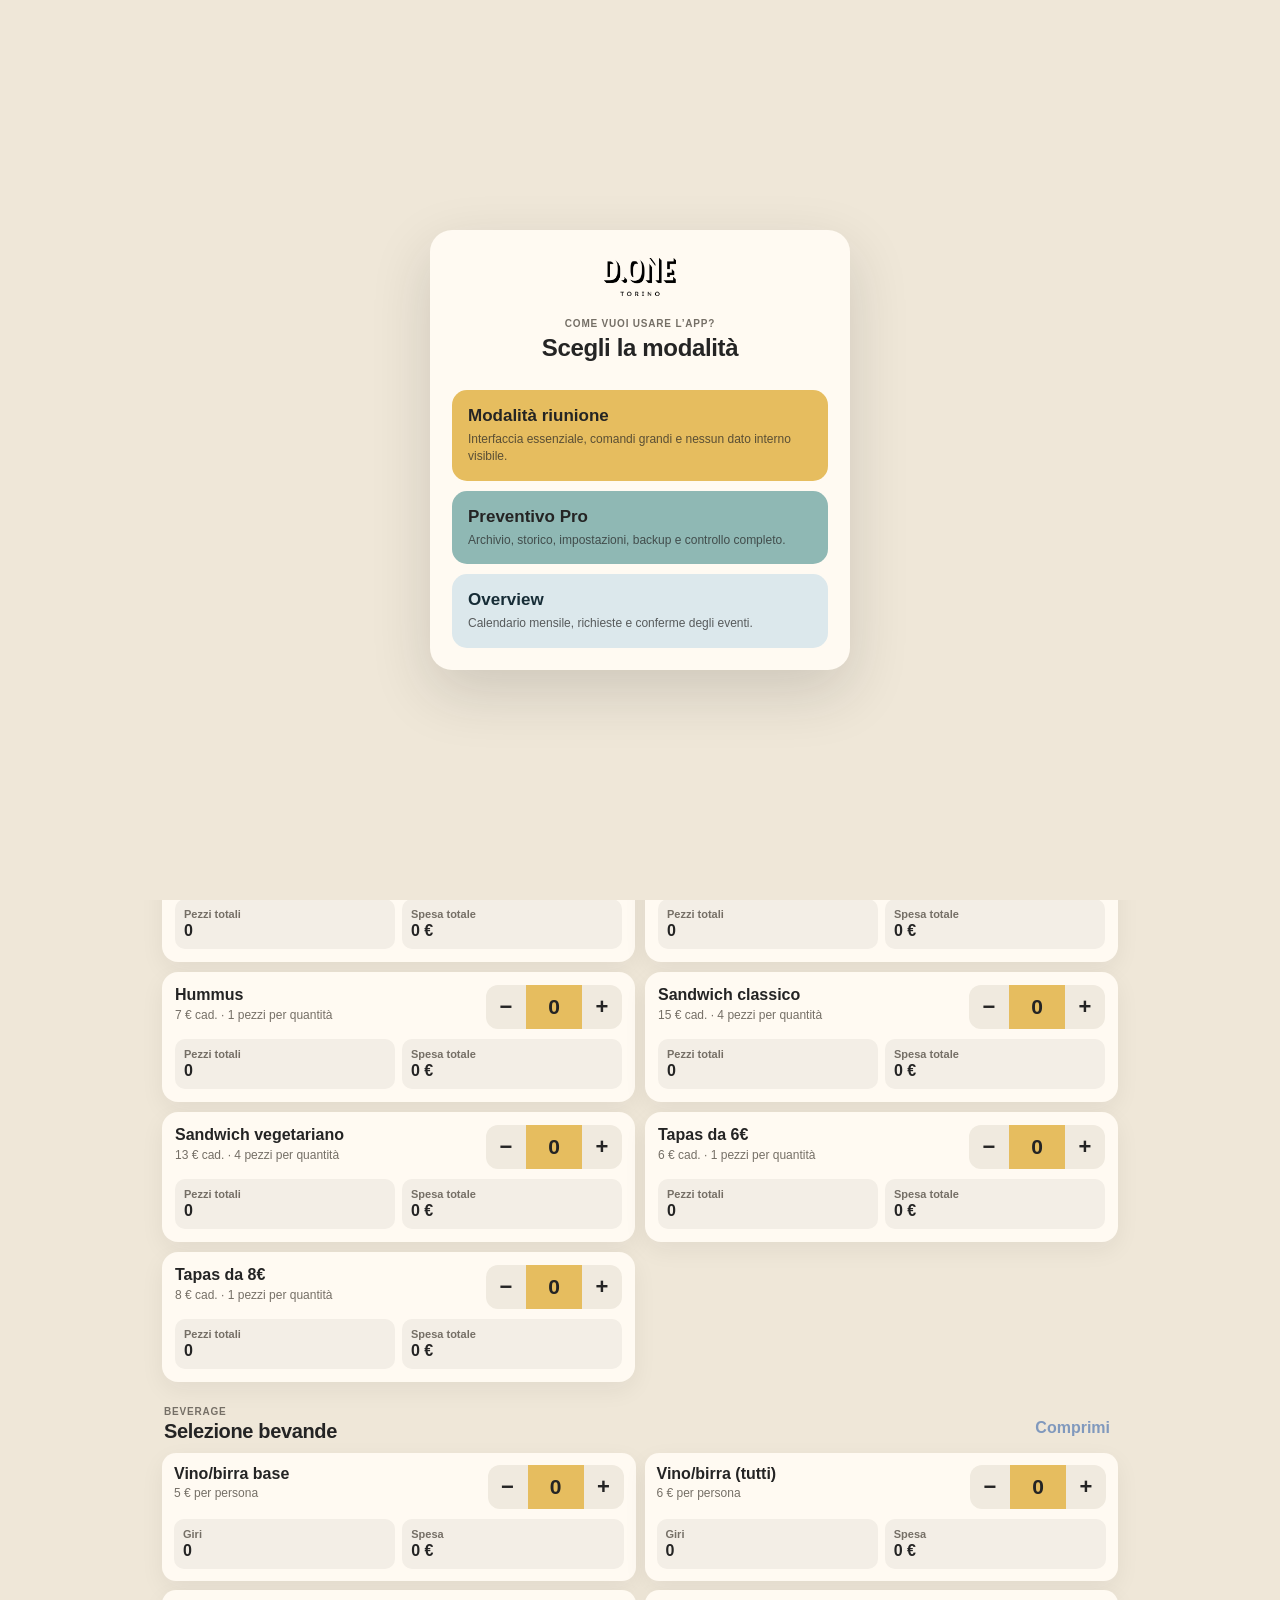
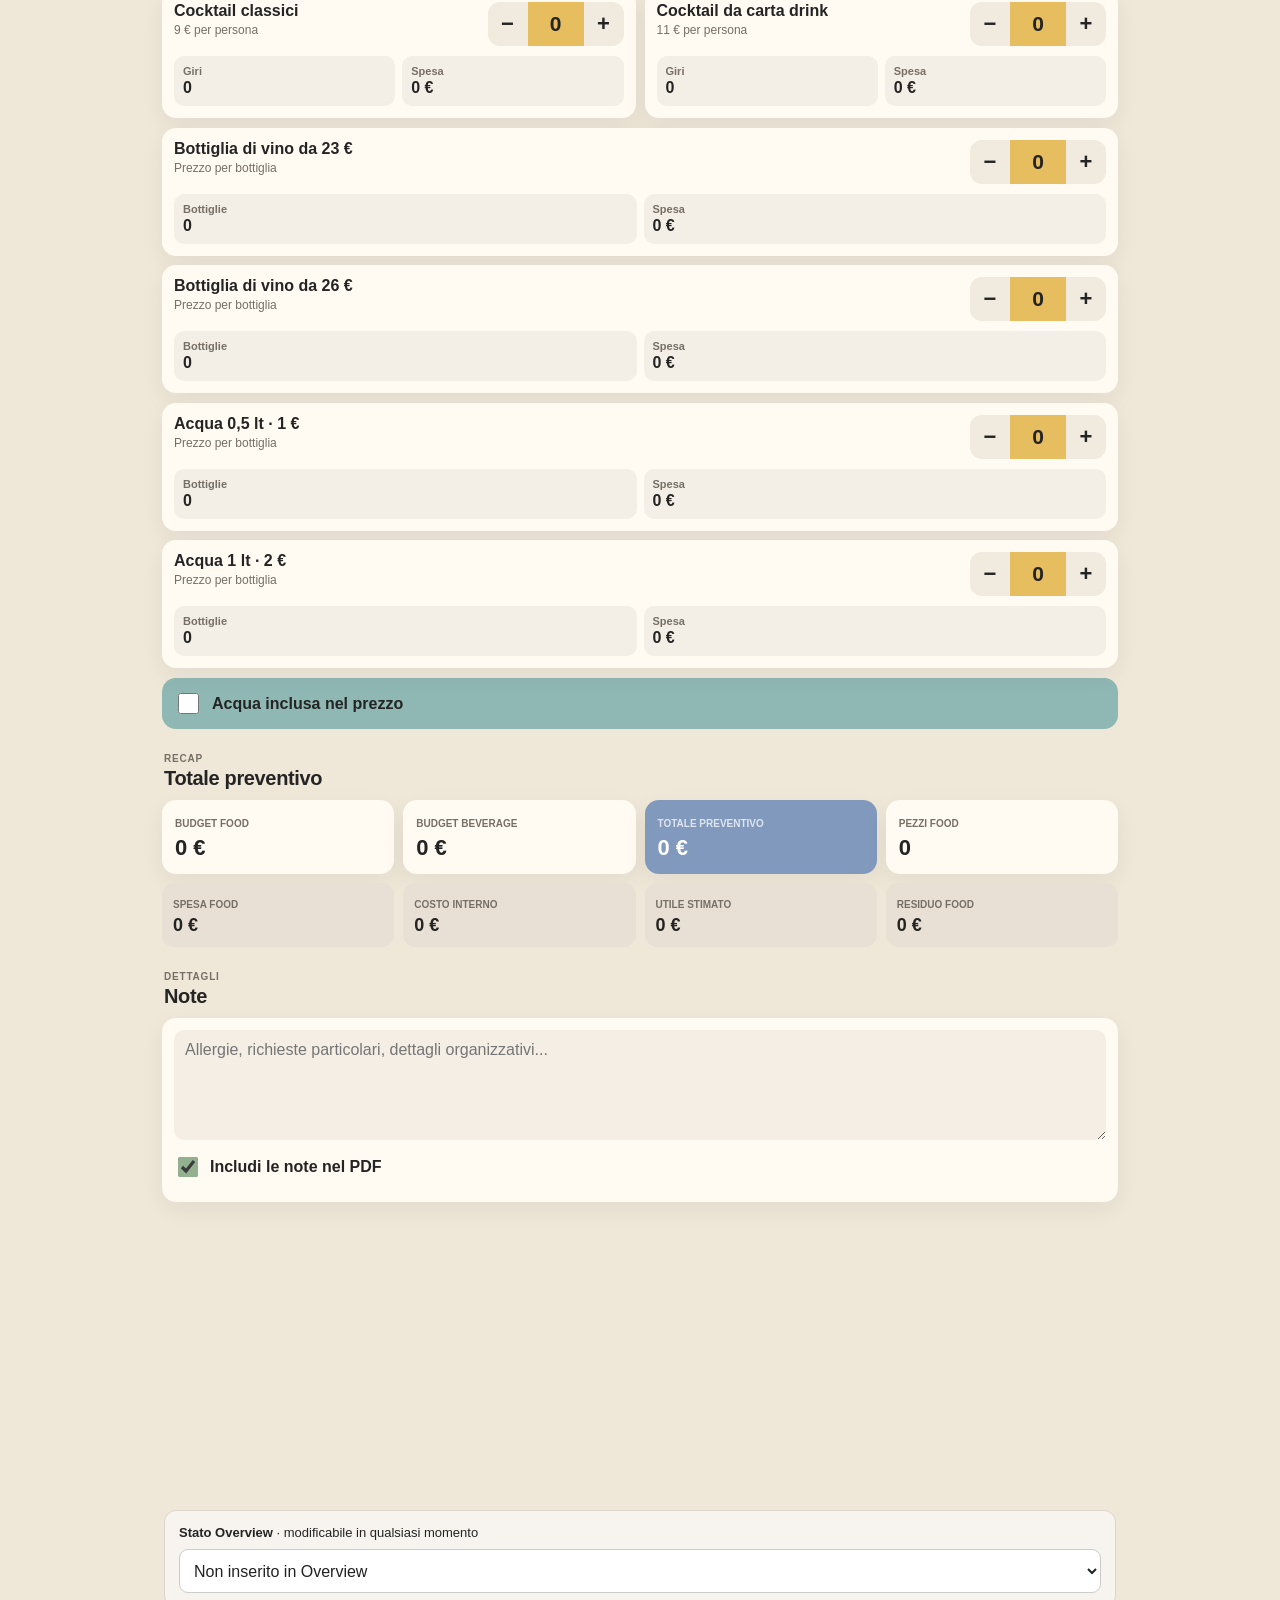
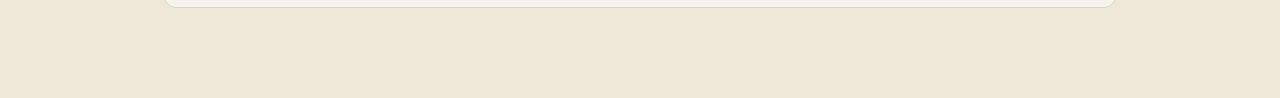
<file: preventivi-done-v3.0.20-OVERVIEW-FIX.html>
<!doctype html>
<html lang="it">
<head>
  <meta charset="utf-8">
  <meta name="viewport" content="width=device-width, initial-scale=1, maximum-scale=1, user-scalable=no, viewport-fit=cover">
  <meta name="theme-color" content="#efe7d8">
  <meta name="apple-mobile-web-app-capable" content="yes">
  <meta name="apple-mobile-web-app-status-bar-style" content="default">
  <meta name="apple-mobile-web-app-title" content="Preventivi D.ONE">
  <link rel="manifest" href="./manifest.webmanifest">
  <link rel="apple-touch-icon" href="./icons/icon-180.png">
  <style>

:root{
  --bg:#efe7d8;
  --paper:#fffaf2;
  --ink:#242424;
  --muted:#756f66;
  --teal:#8fb8b4;
  --orange:#ec7a4d;
  --mustard:#e6bd5f;
  --green:#93b18f;
  --pink:#dfb0b6;
  --blue:#8099bd;
  --red:#cf5b55;
  --line:rgba(36,36,36,.08);
  --shadow:0 8px 24px rgba(36,36,36,.06);
  --header-h:112px;
  --recap-h:92px;
}
*{box-sizing:border-box}
html{background:var(--bg)}
body{
  margin:0;background:var(--bg);color:var(--ink);
  font-family:-apple-system,BlinkMacSystemFont,"SF Pro Display","Segoe UI",sans-serif;
  -webkit-font-smoothing:antialiased;
  padding:env(safe-area-inset-top) 0 env(safe-area-inset-bottom);
}
button,input,textarea,select{font:inherit}
button{border:0}
.app-shell{max-width:980px;margin:auto;min-height:100vh}
.app-header{
  position:sticky;top:0;z-index:50;min-height:var(--header-h);
  background:rgba(239,231,216,.96);backdrop-filter:blur(18px);
  padding:14px 14px 10px;border-bottom:1px solid var(--line)
}
.brand-row{display:flex;align-items:flex-start;justify-content:space-between;gap:12px}
.brand-lockup{display:flex;align-items:center;gap:10px;min-width:0}
.brand-logo{width:42px;height:42px;object-fit:contain;flex:0 0 auto}
h1{margin:0;font-size:24px;letter-spacing:-.6px}
.brand-lockup p{margin:3px 0 0;color:var(--muted);font-size:12px}
.save-state{font-size:12px;color:var(--muted);padding-top:3px}
.top-tabs{display:grid;grid-template-columns:repeat(4,1fr);gap:6px;margin-top:12px}
.tab{background:rgba(36,36,36,.08);color:var(--muted);border-radius:10px;padding:10px 5px;font-size:12px;font-weight:800}
.tab.active{background:var(--ink);color:#fff}
.sticky-recap{
  position:sticky;top:calc(var(--header-h) + env(safe-area-inset-top));z-index:45;
  min-height:var(--recap-h);display:grid;grid-template-columns:repeat(5,1fr);gap:7px;
  padding:12px 10px;background:rgba(239,231,216,.98);backdrop-filter:blur(14px);
  border-bottom:1px solid var(--line)
}
.recap-card{
  min-width:0;border-radius:12px;padding:12px 8px;display:flex;flex-direction:column;justify-content:center
}
.recap-card span{font-size:8px;text-transform:uppercase;font-weight:900;letter-spacing:.45px}
.recap-card strong{font-size:17px;line-height:1.2;margin-top:5px;white-space:nowrap}
.recap-food{background:var(--mustard)}
.recap-bev{background:var(--teal)}
.recap-spent{background:var(--orange)}
.recap-residual{background:var(--green)}
.recap-total{background:var(--blue);color:#fff}
.recap-residual.negative{background:var(--red);color:#fff}
.app-main{padding:8px 12px 260px}
.panel{display:none}.panel.active{display:block}
.section-head{display:flex;justify-content:space-between;align-items:end;gap:12px;margin:24px 2px 10px}
.kicker{display:block;font-size:10px;text-transform:uppercase;letter-spacing:.8px;color:var(--muted);font-weight:900}
h2{margin:3px 0 0;font-size:20px;letter-spacing:-.35px}
.text-button{background:transparent;color:var(--blue);font-weight:800;padding:6px}
.form-grid{display:grid;grid-template-columns:1fr 1fr;gap:9px}
.field{
  display:block;background:var(--paper);border-radius:14px;padding:12px 13px;box-shadow:var(--shadow)
}
.field span{display:block;font-size:10px;color:var(--muted);text-transform:uppercase;font-weight:900;letter-spacing:.4px;margin-bottom:6px}
.field input,.field select{width:100%;border:0;background:transparent;outline:0;color:var(--ink);font-size:17px;font-weight:750}
.accent-teal{background:var(--teal)} .accent-orange{background:var(--orange)} .accent-pink{background:var(--pink)}
.accent-teal span,.accent-orange span,.accent-pink span{color:rgba(36,36,36,.68)}
.product-grid{display:grid;gap:10px}
.product-card{background:var(--paper);border-radius:16px;padding:13px;box-shadow:var(--shadow)}
.product-top{display:flex;justify-content:space-between;align-items:flex-start;gap:12px}
.product-name{font-size:16px;font-weight:900;line-height:1.2}
.product-meta{font-size:12px;color:var(--muted);margin-top:4px}
.qty-control{display:grid;grid-template-columns:40px 56px 40px;background:#f0eadf;border-radius:12px;overflow:hidden}
.qty-control button{background:transparent;color:var(--ink);font-size:22px;font-weight:700}
.qty-control input{width:56px;border:0;background:var(--mustard);text-align:center;font-size:21px;font-weight:900;outline:0}
.product-stats{display:grid;grid-template-columns:1fr 1fr;gap:7px;margin-top:10px}
.stat-chip{background:#f3eee6;border-radius:10px;padding:9px;color:var(--muted);font-size:11px;font-weight:700}
.stat-chip strong{display:block;color:var(--ink);font-size:16px;margin-top:2px}
.product-grid.compact .product-stats{display:none}
.beverage-grid{display:grid;gap:9px}
.beverage-option{
  display:grid;grid-template-columns:28px 1fr auto;gap:10px;align-items:center;
  background:var(--paper);border-radius:14px;padding:12px;box-shadow:var(--shadow)
}
.beverage-option input{width:21px;height:21px;accent-color:var(--orange)}
.beverage-name{font-weight:900}
.beverage-meta{font-size:12px;color:var(--muted);margin-top:3px}
.beverage-total{font-weight:900}
.summary-grid{display:grid;grid-template-columns:1fr 1fr;gap:9px}
.summary-card{background:var(--paper);border-radius:14px;padding:13px;box-shadow:var(--shadow)}
.summary-card span{font-size:10px;text-transform:uppercase;color:var(--muted);font-weight:900}
.summary-card strong{display:block;font-size:22px;margin-top:4px}
.summary-card.highlight{background:var(--blue);color:#fff}
.summary-card.highlight span{color:rgba(255,255,255,.75)}
.internal-summary{display:grid;grid-template-columns:1fr 1fr;gap:9px;margin-top:9px}
.internal-summary article{background:#e8e0d4;border-radius:12px;padding:11px}
.internal-summary span{font-size:10px;text-transform:uppercase;color:var(--muted);font-weight:900}
.internal-summary strong{display:block;font-size:18px;margin-top:3px}
.notes-card{background:var(--paper);border-radius:14px;padding:12px 12px 22px;box-shadow:var(--shadow);margin-bottom:36px}
.notes-card textarea{width:100%;min-height:110px;resize:vertical;border:0;border-radius:10px;background:#f4eee5;padding:11px;outline:0}
.toggle-line{display:flex;align-items:center;gap:9px;margin-top:10px;font-weight:750}
.toggle-line input{width:20px;height:20px;accent-color:var(--green)}
.archive-toolbar{display:grid;grid-template-columns:1fr auto;gap:8px}
.archive-toolbar input{border:0;border-radius:12px;padding:12px 13px;background:var(--paper);outline:0;font-weight:700}
.archive-toolbar span{display:flex;align-items:center;justify-content:center;min-width:58px;border-radius:12px;background:var(--mustard);font-weight:900}
.archive-list,.history-list,.settings-list{display:grid;gap:9px;margin-top:10px}
.archive-item,.history-item,.settings-card{background:var(--paper);border-radius:14px;padding:12px;box-shadow:var(--shadow)}
.archive-head{display:flex;justify-content:space-between;gap:12px}
.archive-client{font-size:17px;font-weight:900}
.archive-meta,.history-meta{font-size:12px;color:var(--muted);line-height:1.45;margin-top:4px}
.archive-total{font-size:18px;font-weight:900;white-space:nowrap}
.archive-actions,.history-actions{display:grid;grid-template-columns:repeat(3,1fr);gap:7px;margin-top:10px}
.mini-action{border-radius:9px;padding:10px 8px;font-size:12px;font-weight:900}
.open-btn{background:var(--teal)} .duplicate-btn{background:var(--mustard)} .delete-btn{background:var(--pink)} .restore-btn{background:var(--green)}
.status-pill{display:inline-block;margin-top:6px;background:var(--blue);color:#fff;border-radius:999px;padding:4px 8px;font-size:10px;font-weight:900;text-transform:uppercase}
.empty-state{background:var(--paper);border-radius:14px;padding:24px;text-align:center;color:var(--muted);font-weight:750}
.settings-grid{display:grid;grid-template-columns:1fr 1fr;gap:8px;margin-top:9px}
.mini-field{background:#f4eee5;border-radius:10px;padding:8px}
.mini-field span{display:block;font-size:9px;text-transform:uppercase;color:var(--muted);font-weight:900}
.mini-field input{width:100%;border:0;background:transparent;outline:0;font-weight:750;margin-top:4px}
.bottom-actions{
  position:fixed;left:0;right:0;bottom:0;z-index:60;
  max-width:980px;margin:auto;padding:10px max(12px,env(safe-area-inset-left)) calc(10px + env(safe-area-inset-bottom));
  background:rgba(239,231,216,.97);backdrop-filter:blur(16px);border-top:1px solid var(--line);
  display:grid;grid-template-columns:1fr 1.2fr 1fr 1fr;gap:8px
}
.btn{border-radius:12px;padding:13px 8px;font-size:13px;font-weight:900}
.btn-muted{background:#ded5c7}.btn-primary{background:var(--orange);color:#fff}.btn-success{background:var(--green)}.btn-warm{background:var(--mustard)}.btn-dark{background:var(--ink);color:#fff}
.btn-wide{grid-column:1/-1}
@media(min-width:720px){
  .form-grid{grid-template-columns:repeat(4,1fr)}
  .product-grid{grid-template-columns:1fr 1fr}
  .beverage-grid{grid-template-columns:1fr 1fr}
  .summary-grid,.internal-summary{grid-template-columns:repeat(4,1fr)}
  .settings-grid{grid-template-columns:repeat(4,1fr)}
}
@media(max-width:500px){
  :root{--header-h:112px;--recap-h:96px}
  .sticky-recap{gap:5px;padding:12px 6px}
  .recap-card{padding:12px 5px}
  .recap-card span{font-size:7px}
  .recap-card strong{font-size:14px}
  .tab{font-size:11px}
  .bottom-actions{grid-template-columns:1fr 1fr}
  .btn-wide{grid-column:1/-1}
}

.wine-bottle-grid{display:grid;gap:9px;margin-top:10px}
.wine-bottle-card{
  display:grid;grid-template-columns:1fr auto;gap:12px;align-items:center;
  background:var(--paper);border-radius:14px;padding:12px;box-shadow:var(--shadow)
}
.wine-bottle-name{font-weight:900}
.wine-bottle-meta{font-size:12px;color:var(--muted);margin-top:3px}
.wine-bottle-right{display:flex;align-items:center;gap:10px}
.wine-bottle-total{font-weight:900;min-width:58px;text-align:right}
#printSheet{display:none}
@page{size:A4 portrait;margin:8mm}
@media print{
  body *{visibility:hidden!important}
  #printSheet,#printSheet *{visibility:visible!important}
  #printSheet{
    display:block!important;position:absolute;left:0;top:0;width:100%;
    color:#202020;background:#fff;font-family:Arial,sans-serif
  }
  .print-header{display:flex;justify-content:space-between;align-items:flex-start;border-bottom:1.5px solid #222;padding-bottom:2.5mm;margin-bottom:2.5mm}
  .print-logo{width:19mm;height:10mm;object-fit:contain;object-position:left center;display:block}
  .print-heading{text-align:right}
  .print-heading h1{font-size:16pt;margin:0 0 1mm}
  .print-heading p{font-size:7.5pt;color:#666;margin:0}
  .print-meta{display:grid;grid-template-columns:repeat(4,1fr);gap:1.3mm;margin-bottom:2.5mm}
  .print-meta div{background:#f2eee7;padding:1.7mm;border-radius:1.5mm}
  .print-meta span{display:block;font-size:6pt;text-transform:uppercase;font-weight:700;color:#666}
  .print-meta strong{display:block;font-size:8pt;margin-top:.5mm}
  .print-section{font-size:8pt;text-transform:uppercase;letter-spacing:.7px;border-bottom:1px solid #aaa;padding-bottom:.7mm;margin:2.5mm 0 1mm}
  .print-table{width:100%;border-collapse:collapse;table-layout:fixed;font-size:7.4pt}
  .print-table th{font-size:6pt;text-transform:uppercase;color:#666;text-align:left;padding:1mm .8mm;border-bottom:1px solid #aaa}
  .print-table td{padding:1mm .8mm;border-bottom:1px solid #e4e4e4;vertical-align:top}
  .print-table .right{text-align:right;white-space:nowrap}
  .print-table .qcol{width:13%}.print-table .pcol{width:14%}.print-table .pricecol{width:20%}
  .print-notes{font-size:7.2pt;line-height:1.25;white-space:pre-line;margin-top:2mm;padding:1.8mm;background:#f7f3ed;border-radius:1.5mm}
  .print-totals{display:grid;grid-template-columns:repeat(3,1fr);gap:1.5mm;margin-top:3mm}
  .print-total{background:#f2eee7;padding:2mm;border-radius:1.5mm}
  .print-total:last-child{background:#8099bd;color:#fff}
  .print-total span{display:block;font-size:6pt;text-transform:uppercase;font-weight:700}
  .print-total strong{display:block;font-size:12pt;margin-top:.7mm}
  .print-footer{text-align:center;color:#777;font-size:5.8pt;margin-top:2.5mm}
}






.settings-btn{
  border:0;background:rgba(36,36,36,.08);color:var(--ink);
  min-height:36px;border-radius:10px;
  display:flex;align-items:center;justify-content:center;
  font-size:12px;font-weight:900;line-height:1;
  padding:0 12px;cursor:pointer
}
.settings-text-btn{white-space:nowrap}
.settings-btn:active{background:rgba(36,36,36,.08)}
.settings-modal{
  position:fixed;inset:0;z-index:9998;
  display:flex;align-items:flex-end;justify-content:center
}
.settings-modal.hidden{display:none}
.settings-backdrop{
  position:absolute;inset:0;background:rgba(20,20,20,.34);
  backdrop-filter:blur(2px)
}
.settings-sheet{
  position:relative;width:min(520px,100%);
  background:var(--bg);
  border-radius:20px 20px 0 0;
  padding:16px 14px calc(18px + env(safe-area-inset-bottom));
  box-shadow:0 -16px 50px rgba(0,0,0,.18)
}
.settings-sheet-head{
  display:flex;align-items:center;justify-content:space-between;
  margin-bottom:12px
}
.settings-sheet-head h2{margin:0;font-size:21px}
.settings-close{
  width:34px;height:34px;border-radius:50%;
  background:rgba(36,36,36,.09);color:var(--ink);
  font-size:24px;line-height:1
}
.settings-action{
  width:100%;text-align:left;border:0;border-radius:12px;
  padding:13px 14px;margin-top:8px;background:var(--paper);
  color:var(--ink);box-shadow:var(--shadow)
}
.settings-action span{display:block;font-size:15px;font-weight:900}
.settings-action small{display:block;margin-top:3px;color:var(--muted);font-size:11px}
.export-setting{background:var(--teal)}
.import-setting{background:var(--mustard)}
.settings-version{
  display:flex;align-items:center;justify-content:space-between;
  margin-top:12px;padding:12px 14px;border-radius:12px;
  background:rgba(36,36,36,.06)
}
.settings-version span{font-size:12px;color:var(--muted);font-weight:800}
.settings-version strong{font-size:14px}
#importArchiveInput{display:none}


.header-tools{display:flex;align-items:center;gap:8px}
.visually-hidden{position:absolute!important;width:1px!important;height:1px!important;padding:0!important;margin:-1px!important;overflow:hidden!important;clip:rect(0,0,0,0)!important;white-space:nowrap!important;border:0!important}
.settings-btn{
  width:38px;height:38px;border:0;border-radius:50%;
  background:rgba(36,36,36,.08);color:var(--ink);
  display:flex;align-items:center;justify-content:center;
  font-size:23px;line-height:1;font-weight:800
}
.settings-modal{position:fixed;inset:0;z-index:9998;display:flex;align-items:flex-end;justify-content:center}
.settings-modal.hidden{display:none}
.settings-backdrop{position:absolute;inset:0;background:rgba(20,20,20,.36);backdrop-filter:blur(2px)}
.settings-sheet{position:relative;width:min(520px,100%);background:var(--bg);border-radius:20px 20px 0 0;padding:16px 14px calc(18px + env(safe-area-inset-bottom));box-shadow:0 -16px 50px rgba(0,0,0,.18)}
.settings-sheet-head{display:flex;align-items:center;justify-content:space-between;margin-bottom:12px}
.settings-sheet-head h2{margin:0;font-size:21px}
.settings-close{width:34px;height:34px;border:0;border-radius:50%;background:rgba(36,36,36,.09);font-size:24px}
.settings-action{width:100%;text-align:left;border:0;border-radius:12px;padding:13px 14px;margin-top:8px;background:var(--paper);color:var(--ink);box-shadow:var(--shadow)}
.settings-action span{display:block;font-size:15px;font-weight:900}
.settings-action small{display:block;margin-top:3px;color:var(--muted);font-size:11px}
.export-setting{background:var(--teal)}
.import-setting{background:var(--mustard)}
.settings-version{display:flex;align-items:center;justify-content:space-between;margin-top:12px;padding:12px 14px;border-radius:12px;background:rgba(36,36,36,.06)}
.settings-version span{font-size:12px;color:var(--muted);font-weight:800}
.settings-version strong{font-size:14px}
#importArchiveInput{display:none}


.dock-value{font-size:24px!important;line-height:1.05!important;font-weight:1000!important;color:#111!important}
.field input,.field select{font-size:20px!important;font-weight:900!important}
.field.people input,.field.pp input{font-size:26px!important;font-weight:1000!important}
.reason-options{display:grid;grid-template-columns:1fr 1fr;gap:8px;margin-top:6px}
.reason-option{display:flex;align-items:center;gap:8px;background:rgba(255,255,255,.45);border-radius:9px;padding:9px 10px;font-size:13px;font-weight:850}
.reason-option input{width:18px;height:18px;accent-color:var(--orange)}
#otherReasonWrap.hidden{display:none}
.beverage-option{grid-template-columns:1fr auto!important}
.beverage-main{display:flex;align-items:center;gap:10px}
.actions .action{color:#111!important}
@media print{
  html,body{width:210mm!important;height:297mm!important;overflow:hidden!important}
  body{margin:0!important;padding:0!important}
  #printSheet{position:fixed!important;left:0!important;top:0!important;width:194mm!important;max-height:281mm!important;overflow:hidden!important;page-break-after:avoid!important;break-after:avoid-page!important}
  #printSheet *{page-break-inside:avoid;break-inside:avoid}
  @page{size:A4 portrait;margin:8mm}
}


.request-reason-field{grid-column:1/-1}
.other-reason-wrap{margin-top:8px}
.other-reason-wrap.hidden{display:none!important}
#pdfBtn{color:#111!important}
.btn-primary{color:#111!important}


/* v2.0.14 rebuilt */
.form-grid{row-gap:14px!important;column-gap:10px!important}
.field input,.field select{font-weight:500!important;font-size:20px!important}
.field.people input,.field.pp input{font-weight:900!important;font-size:26px!important}
.place-wide{display:block;margin-top:14px;margin-bottom:14px;width:100%}
.request-reason-field{display:block;margin-bottom:12px}
.request-reason-field input[type="text"]{font-weight:500!important}
.other-reason-wrap{margin-top:8px}.other-reason-wrap.hidden{display:none!important}
.reason-options{gap:10px!important}.reason-option{min-height:42px}
.weather-card{
  background:linear-gradient(135deg,#9ec7d8,#dce9df);
  border-radius:14px;padding:13px;box-shadow:var(--shadow);
  margin-top:14px;margin-bottom:14px
}
.weather-card.hidden{display:none}
.weather-head{display:flex;align-items:flex-start;justify-content:space-between;gap:12px}
.weather-title{font-size:15px;font-weight:950}.weather-subtitle{font-size:11px;color:rgba(36,36,36,.68);margin-top:3px}
.weather-status{font-size:11px;font-weight:850;color:rgba(36,36,36,.72);text-align:right}
.weather-grid{display:grid;grid-template-columns:repeat(4,1fr);gap:7px;margin-top:11px}
.weather-stat{background:rgba(255,255,255,.48);border-radius:9px;padding:9px}
.weather-stat span{display:block;font-size:8px;text-transform:uppercase;font-weight:900;color:rgba(36,36,36,.63)}
.weather-stat strong{display:block;font-size:17px;font-weight:1000;margin-top:3px;color:#1d1d1d}
.weather-advice{margin-top:9px;font-size:12px;font-weight:900}.weather-error{font-size:12px;font-weight:850;margin-top:10px}
.recap-card span{font-size:10px!important;font-weight:950!important;color:#222!important}
.recap-card strong{font-size:23px!important;line-height:1.05!important;font-weight:1000!important;color:#111!important}
.beverage-section-tools{display:flex;align-items:center;gap:10px}
.beverage-summary{font-size:14px;font-weight:950;white-space:nowrap}
.beverage-option{display:block!important}
.beverage-row{display:grid;grid-template-columns:1fr auto;gap:12px;align-items:center}
.beverage-details{display:grid;grid-template-columns:1fr auto;gap:8px;margin-top:8px;align-items:center}
.beverage-subtotal{background:rgba(255,255,255,.45);border-radius:9px;padding:8px 10px;font-size:12px;font-weight:900;text-align:right}
.beverage-grid.compact .beverage-details{display:none!important}
.bottom-actions .btn,#pdfBtn,#saveQuoteBtn,#resetBtn,#duplicateCurrentBtn,#newQuoteBtn{color:#111!important}
@media(max-width:470px){
  .weather-grid{grid-template-columns:1fr 1fr}
  .recap-card span{font-size:8px!important}
  .recap-card strong{font-size:17px!important}
}
@media print{
  html,body{width:210mm!important;height:297mm!important;overflow:hidden!important;background:#fff!important}
  body{margin:0!important;padding:0!important}
  body *{visibility:hidden!important}
  #printSheet,#printSheet *{visibility:visible!important}
  #printSheet{
    display:block!important;position:fixed!important;left:8mm!important;top:8mm!important;
    width:194mm!important;max-height:281mm!important;overflow:hidden!important;
    page-break-before:avoid!important;page-break-after:avoid!important;
    break-before:avoid-page!important;break-after:avoid-page!important
  }
  .app-header,.sticky-recap,.app-main,.bottom-actions,.settings-modal{display:none!important}
  @page{size:A4 portrait;margin:0}
}


/* v2.0.15 */
#proposal{font-weight:900!important}
.beverage-section-tools .beverage-summary{display:none!important}
.beverage-option{display:block!important}
.beverage-row{
  display:grid;
  grid-template-columns:1fr auto;
  gap:12px;
  align-items:start;
}
.beverage-details{
  display:grid;
  grid-template-columns:1fr 1fr;
  gap:7px;
  margin-top:10px;
}
.beverage-chip{
  background:#f3eee6;
  border-radius:10px;
  padding:9px;
  color:var(--muted);
  font-size:11px;
  font-weight:700;
}
.beverage-chip strong{
  display:block;
  color:var(--ink);
  font-size:16px;
  margin-top:2px;
}
#newQuoteBtn{color:#fff!important}
body.panel-secondary .sticky-recap,
body.panel-secondary .bottom-actions{
  display:none!important;
}
@media print{
  html,body{
    width:210mm!important;
    height:297mm!important;
    overflow:hidden!important;
    background:#fff!important;
  }
  body{
    margin:0!important;
    padding:0!important;
  }
  body *{visibility:hidden!important}
  #printSheet,#printSheet *{visibility:visible!important}
  #printSheet{
    display:block!important;
    position:absolute!important;
    left:0!important;
    top:0!important;
    width:194mm!important;
    max-height:281mm!important;
    overflow:hidden!important;
    transform:none!important;
    margin:0!important;
    page-break-before:avoid!important;
    page-break-after:avoid!important;
    break-before:avoid-page!important;
    break-after:avoid-page!important;
  }
  #printSheet table,
  #printSheet tr,
  #printSheet td,
  #printSheet th,
  #printSheet div{
    page-break-inside:avoid!important;
    break-inside:avoid!important;
  }
  @page{
    size:A4 portrait;
    margin:8mm;
  }
}


/* v3.0.2 — selettore beverage identico al food */
.beverage-option .qty-control{
  display:grid!important;
  grid-template-columns:40px 56px 40px!important;
  width:136px!important;
  min-width:136px!important;
  height:44px!important;
  background:#f0eadf!important;
  border-radius:12px!important;
  overflow:hidden!important;
  align-self:start!important;
}
.beverage-option .qty-control button{
  width:40px!important;
  height:44px!important;
  padding:0!important;
  margin:0!important;
  border:0!important;
  background:transparent!important;
  color:var(--ink)!important;
  font-size:22px!important;
  font-weight:700!important;
  line-height:44px!important;
  text-align:center!important;
  appearance:none!important;
  -webkit-appearance:none!important;
}
.beverage-option .qty-control input{
  width:56px!important;
  min-width:56px!important;
  height:44px!important;
  padding:0!important;
  margin:0!important;
  border:0!important;
  border-radius:0!important;
  background:var(--mustard)!important;
  color:var(--ink)!important;
  text-align:center!important;
  font-size:21px!important;
  font-weight:900!important;
  line-height:44px!important;
  outline:0!important;
  appearance:textfield!important;
  -moz-appearance:textfield!important;
  -webkit-appearance:none!important;
}
.beverage-option .qty-control input::-webkit-outer-spin-button,
.beverage-option .qty-control input::-webkit-inner-spin-button{
  -webkit-appearance:none!important;
  margin:0!important;
}


/* v3.0.3 — selettori quantità uniformi per food e beverage */
.qty-control{
  display:grid!important;
  grid-template-columns:40px 56px 40px!important;
  width:136px!important;
  min-width:136px!important;
  height:44px!important;
  background:#f0eadf!important;
  border-radius:12px!important;
  overflow:hidden!important;
  align-self:start!important;
  flex:0 0 136px!important;
}
.qty-control button{
  width:40px!important;
  height:44px!important;
  padding:0!important;
  margin:0!important;
  border:0!important;
  background:transparent!important;
  color:var(--ink)!important;
  font-size:22px!important;
  font-weight:700!important;
  line-height:44px!important;
  text-align:center!important;
  appearance:none!important;
  -webkit-appearance:none!important;
}
.qty-control input{
  width:56px!important;
  min-width:56px!important;
  height:44px!important;
  padding:0!important;
  margin:0!important;
  border:0!important;
  border-radius:0!important;
  background:var(--mustard)!important;
  color:var(--ink)!important;
  text-align:center!important;
  font-size:21px!important;
  font-weight:900!important;
  line-height:44px!important;
  outline:0!important;
  appearance:textfield!important;
  -moz-appearance:textfield!important;
  -webkit-appearance:none!important;
}
.qty-control input::-webkit-outer-spin-button,
.qty-control input::-webkit-inner-spin-button{
  -webkit-appearance:none!important;
  margin:0!important;
}


/* v3.0.5 */
.archive-favorite-row{
  display:flex;
  align-items:flex-start;
  justify-content:space-between;
  gap:10px;
}
.favorite-toggle{
  width:36px;
  height:36px;
  border:0;
  border-radius:50%;
  background:rgba(36,36,36,.07);
  color:#8a8177;
  font-size:23px;
  line-height:1;
  display:flex;
  align-items:center;
  justify-content:center;
  flex:0 0 auto;
  padding:0;
}
.favorite-toggle.active{
  background:var(--mustard);
  color:#111;
}
.favorite-note-box{
  display:none;
  margin-top:9px;
  background:#f3eee6;
  border-radius:10px;
  padding:9px;
}
.favorite-note-box.visible{display:block}
.favorite-note-box textarea{
  width:100%;
  min-height:62px;
  border:0;
  outline:0;
  resize:vertical;
  background:transparent;
  color:var(--ink);
  font-size:13px;
  font-weight:500;
}
.favorite-note-label{
  display:block;
  margin-bottom:5px;
  font-size:9px;
  text-transform:uppercase;
  color:var(--muted);
  font-weight:900;
  letter-spacing:.35px;
}
.favorite-badge{
  display:inline-block;
  margin-top:6px;
  padding:4px 8px;
  border-radius:999px;
  background:var(--mustard);
  color:#111;
  font-size:10px;
  font-weight:900;
}
@media(max-width:470px){
  .sticky-recap{
    grid-template-columns:repeat(5,1fr)!important;
    gap:7px!important;
    padding:12px 10px!important;
    min-height:var(--recap-h)!important;
  }
  .recap-card{
    padding:12px 8px!important;
    border-radius:12px!important;
  }
  .recap-card span{
    font-size:10px!important;
    font-weight:950!important;
  }
  .recap-card strong{
    font-size:23px!important;
    line-height:1.05!important;
    font-weight:1000!important;
  }
}


/* v3.0.5 panel typography */
.recap-card span,
.dock-label{
  font-weight:300 !important;
}
.recap-card strong,
.dock-value{
  font-weight:300 !important;
}


/* v3.0.6 */
.request-reason-field{
  width:100%;
  background:var(--paper);
  border-radius:14px;
  padding:12px;
  box-shadow:var(--shadow);
}
.reason-options{
  display:grid!important;
  grid-template-columns:1fr 1fr!important;
  gap:8px!important;
  margin-top:8px!important;
}
.reason-option{
  display:flex!important;
  align-items:center!important;
  justify-content:center!important;
  min-height:44px!important;
  border-radius:10px!important;
  padding:10px!important;
  background:#f0eadf!important;
  font-size:13px!important;
  font-weight:500!important;
  cursor:pointer!important;
}
.reason-option input{
  position:absolute!important;
  opacity:0!important;
  pointer-events:none!important;
}
.reason-option:has(input:checked){
  background:var(--mustard)!important;
  color:#111!important;
  font-weight:800!important;
}
.other-reason-wrap{
  margin-top:9px!important;
  background:#f3eee6!important;
  border-radius:10px!important;
  padding:9px!important;
}
.other-reason-wrap input{
  width:100%!important;
  border:0!important;
  background:transparent!important;
  outline:0!important;
  font-weight:500!important;
}
.wine-bottle-card{
  display:block!important;
  background:var(--paper)!important;
  border-radius:14px!important;
  padding:12px!important;
  box-shadow:var(--shadow)!important;
}
.wine-bottle-row{
  display:grid!important;
  grid-template-columns:1fr auto!important;
  gap:12px!important;
  align-items:start!important;
}
.wine-bottle-details{
  display:grid!important;
  grid-template-columns:1fr 1fr!important;
  gap:7px!important;
  margin-top:10px!important;
}
.wine-bottle-chip{
  background:#f3eee6!important;
  border-radius:10px!important;
  padding:9px!important;
  color:var(--muted)!important;
  font-size:11px!important;
  font-weight:700!important;
}
.wine-bottle-chip strong{
  display:block!important;
  color:var(--ink)!important;
  font-size:16px!important;
  margin-top:2px!important;
}


/* v3.0.7 */
.reason-dropdown-btn{
  width:100%;border:0;border-radius:10px;background:#f0eadf;color:var(--ink);
  min-height:46px;padding:0 12px;display:flex;align-items:center;justify-content:space-between;
  text-align:left;font-size:15px;font-weight:500;
}
.reason-chevron{font-size:20px}
.reason-dropdown-panel{
  margin-top:8px;background:#f3eee6;border-radius:10px;padding:8px;display:grid;gap:6px
}
.reason-dropdown-panel.hidden{display:none!important}
.reason-dropdown-option{
  display:flex;align-items:center;gap:10px;min-height:42px;padding:9px 10px;
  border-radius:9px;background:var(--paper);font-size:14px;font-weight:500
}
.reason-dropdown-option input{width:19px;height:19px;accent-color:var(--mustard)}
.water-included-toggle{
  display:flex;align-items:center;gap:10px;margin-top:10px;padding:12px;
  background:var(--teal);border-radius:14px;font-weight:850
}
.water-included-toggle input{width:21px;height:21px;accent-color:var(--green)}
.beverage-grid.compact .beverage-details,
.wine-bottle-grid.compact .wine-bottle-details{display:none!important}
.recall-modal{
  position:fixed;inset:0;z-index:10000;display:flex;align-items:flex-end;justify-content:center
}
.recall-modal.hidden{display:none}
.recall-backdrop{position:absolute;inset:0;background:rgba(20,20,20,.38);backdrop-filter:blur(2px)}
.recall-sheet{
  position:relative;width:min(520px,100%);background:var(--bg);border-radius:20px 20px 0 0;
  padding:18px 14px calc(20px + env(safe-area-inset-bottom));box-shadow:0 -18px 50px rgba(0,0,0,.2)
}
.recall-sheet h2{margin:0 0 5px}.recall-sheet p{margin:0 0 14px;color:var(--muted);font-size:13px}
.recall-options{display:grid;grid-template-columns:1fr 1fr;gap:8px}
.recall-options button,#saveCustomRecallBtn,.recall-close{
  border:0;border-radius:10px;padding:12px 9px;font-weight:900;color:#111;background:var(--mustard)
}
.recall-close{width:100%;margin-top:10px;background:#ded5c7}
#customRecallWrap{margin-top:10px;background:var(--paper);padding:10px;border-radius:10px}
#customRecallWrap.hidden{display:none}
#customRecallWrap label{display:block;font-size:10px;text-transform:uppercase;font-weight:900;color:var(--muted);margin-bottom:5px}
#customRecallDate{width:100%;border:0;border-radius:8px;padding:11px;background:#f0eadf;margin-bottom:8px}
.startup-recall-list{display:grid;gap:8px;max-height:55vh;overflow:auto}
.startup-recall-item{background:var(--paper);border-radius:10px;padding:11px}
.startup-recall-item strong{display:block}.startup-recall-item span{display:block;color:var(--muted);font-size:12px;margin-top:3px}
.recall-badge{display:inline-block;border-radius:999px;padding:4px 8px;font-size:10px;font-weight:900;margin-top:6px}
.recall-future{background:var(--green);color:#111}
.recall-overdue{background:var(--red);color:#fff}
.recall-contacted{background:var(--teal);color:#111}
.recall-none{background:#ded5c7;color:#555}
.contacted-btn{background:var(--teal)!important}


/* v3.0.8 — apertura archivio */
.archive-actions{
  position:relative;
  z-index:5;
}
.archive-actions .mini-action{
  pointer-events:auto!important;
  position:relative;
  z-index:6;
}


/* v3.0.9 — modalità d'uso e anti-zoom */
html,body,button,input,select,textarea{
  touch-action:manipulation;
}
.mode-chooser{
  position:fixed;inset:0;z-index:20000;
  display:flex;align-items:center;justify-content:center;
  background:var(--bg);padding:22px;
}
.mode-chooser.hidden{display:none}
.mode-card{
  width:min(420px,100%);background:var(--paper);
  border-radius:22px;padding:22px;box-shadow:0 22px 60px rgba(36,36,36,.16);
}
.mode-logo{display:block;width:72px;height:50px;object-fit:contain;margin:0 auto 16px}
.mode-kicker{display:block;text-align:center;font-size:10px;text-transform:uppercase;letter-spacing:.8px;color:var(--muted);font-weight:900}
.mode-card h2{text-align:center;margin:5px 0 18px;font-size:24px}
.mode-choice{
  width:100%;border:0;border-radius:15px;padding:16px;text-align:left;margin-top:10px;color:var(--ink)
}
.mode-choice strong{display:block;font-size:17px}
.mode-choice span{display:block;margin-top:5px;font-size:12px;line-height:1.4;color:rgba(36,36,36,.72)}
.meeting-choice{background:var(--mustard)}
.pro-choice{background:var(--teal)}
.mode-switch-btn{
  border:0;background:rgba(36,36,36,.08);color:var(--ink);
  min-height:36px;border-radius:10px;padding:0 10px;font-size:11px;font-weight:900
}

/* Modalità riunione */
body.meeting-mode .top-tabs,
body.meeting-mode #settingsBtn,
body.meeting-mode #archivePanel,
body.meeting-mode #historyPanel,
body.meeting-mode #settingsPanel,
body.meeting-mode .internal-summary,
body.meeting-mode #costPanel{
  display:none!important;
}
body.meeting-mode .app-header{
  min-height:72px!important;
}
body.meeting-mode .sticky-recap{
  top:calc(72px + env(safe-area-inset-top))!important;
}
body.meeting-mode .field{
  padding:15px!important;
}
body.meeting-mode .field input,
body.meeting-mode .field select{
  min-height:42px!important;
  font-size:22px!important;
}
body.meeting-mode .qty-control{
  transform:scale(1.08);
  transform-origin:right top;
}
body.meeting-mode .product-name,
body.meeting-mode .beverage-name,
body.meeting-mode .wine-bottle-name{
  font-size:18px!important;
}
body.meeting-mode .bottom-actions{
  grid-template-columns:1fr 1fr!important;
}
body.meeting-mode #resetBtn,
body.meeting-mode #duplicateCurrentBtn{
  display:none!important;
}
body.meeting-mode #newQuoteBtn{
  grid-column:1/-1!important;
}
body.meeting-mode .section-head h2{
  font-size:23px!important;
}
body.meeting-mode .app-main{
  padding-bottom:180px!important;
}


/* v3.0.20 Overview */
.recall-sheet{max-height:calc(100dvh - 35px);overflow-y:auto;-webkit-overflow-scrolling:touch}
.overview-choice{background:#dce8ec!important;color:#162c36!important}
#overviewPanel{padding-bottom:110px}
.overview-top{display:flex;align-items:center;justify-content:space-between;gap:12px;margin:12px 0 18px}
.overview-top h2{margin:0;font-size:23px}
.overview-back{border:0;background:#eee9e1;padding:11px 13px;border-radius:12px;font-weight:700}
.overview-monthbar{display:flex;align-items:center;justify-content:space-between;gap:10px;margin-bottom:14px}
.overview-monthbar strong{text-transform:capitalize;font-size:21px}
.overview-monthbar button{border:0;background:#ece8e1;border-radius:12px;width:45px;height:45px;font-size:28px}
.overview-legend{display:flex;flex-wrap:wrap;gap:12px;font-size:11px;margin-bottom:15px}
.overview-legend span{display:flex;align-items:center;gap:5px}
.ov-dot{display:inline-block;width:9px;height:9px;border-radius:50%;flex-shrink:0}
.ov-dot.pending{background:#ed8a27}.ov-dot.approved{background:#329968}.ov-dot.tentative{background:#999da2}
.overview-calendar{display:grid;grid-template-columns:repeat(7,minmax(0,1fr));gap:5px}
.ov-weekday{text-align:center;font-size:10px;color:#777;font-weight:800;padding:8px 0}
.ov-day{border:1px solid #e5e0d8;background:#fff;border-radius:9px;min-height:68px;padding:7px 4px;display:flex;flex-direction:column;align-items:flex-start;justify-content:space-between;gap:5px;min-width:0}
.ov-day.empty{border:0;background:transparent}
.ov-day.selected{outline:2px solid #202020}
.ov-day.today .ov-number{background:#202020;color:white;border-radius:50%;padding:3px 6px}
.ov-number{font-size:13px;font-weight:800}
.ov-dots{display:flex;flex-wrap:wrap;gap:3px;align-items:center}
.ov-more{font-size:9px;font-weight:700;color:#777}
.overview-day-detail{margin-top:20px}
.ov-day-title{font-size:17px;font-weight:850;margin-bottom:12px}
.ov-client{border-radius:13px;background:#f1eee9;padding:13px;margin-bottom:12px}
.ov-client-head{display:flex;justify-content:space-between;gap:8px;margin-bottom:8px;font-weight:800}
.ov-proposal{border-top:1px solid #ddd7ce;padding:10px 0 4px}
.ov-proposal-main{display:flex;justify-content:space-between;gap:8px;align-items:center}
.ov-proposal-name{font-weight:750;font-size:13px}
.ov-proposal-meta{font-size:12px;color:#5f5c58;margin-top:3px}
.ov-proposal-actions{display:flex;gap:7px;align-items:center;margin-top:9px;flex-wrap:wrap}
.ov-proposal-actions select{min-width:150px;max-width:100%;padding:8px;border:1px solid #d9d2c9;border-radius:9px;background:white;font-size:12px}
.ov-open{border:0;background:#242424;color:white;padding:9px 13px;border-radius:9px;font-weight:750}
.ov-empty{color:#777;padding:20px;text-align:center;background:#f2eee8;border-radius:12px}
.overview-current-card{margin:12px 14px 90px;padding:14px;border:1px solid #ddd5cb;border-radius:12px;background:#f7f3ee;display:grid;gap:9px}.overview-current-card label{font-size:13px}.overview-current-card select{width:100%;min-height:44px;border-radius:9px;border:1px solid #ccc;padding:10px;background:#fff;color:#222}
.overview-recall-actions{border-top:1px solid #e4ddd4;margin-top:14px;padding-top:14px;display:grid;gap:8px}
.overview-recall-actions strong{font-size:15px}.overview-recall-actions p{font-size:12px;color:#777;margin:0 0 3px}
.overview-recall-actions button{border:0;border-radius:10px;padding:12px;text-align:left;font-weight:800;background:#eee}
.overview-recall-actions button[data-overview-status="pending"]{background:#ffe3c3;color:#8b4c09}
.overview-recall-actions button[data-overview-status="approved"]{background:#d5f1df;color:#1c7044}
.overview-recall-actions button[data-overview-status="tentative"]{background:#e5e6e8;color:#4e545a}
@media(max-width:430px){.ov-day{min-height:57px;padding:5px 3px}.ov-number{font-size:12px}.overview-calendar{gap:4px}}
</style>
  <title>Preventivi D.ONE</title>
</head>
<body>

<div id="modeChooser" class="mode-chooser">
  <div class="mode-card">
    <img id="modeLogo" class="mode-logo" alt="D.ONE Torino">
    <span class="mode-kicker">Come vuoi usare l’app?</span>
    <h2>Scegli la modalità</h2>
    <button id="meetingModeBtn" class="mode-choice meeting-choice" type="button">
      <strong>Modalità riunione</strong>
      <span>Interfaccia essenziale, comandi grandi e nessun dato interno visibile.</span>
    </button>
    <button id="proModeBtn" class="mode-choice pro-choice" type="button">
      <strong>Preventivo Pro</strong>
      <span>Archivio, storico, impostazioni, backup e controllo completo.</span>
    </button>
    <button id="overviewHomeBtn" class="mode-choice overview-choice" type="button">
      <strong>Overview</strong>
      <span>Calendario mensile, richieste e conferme degli eventi.</span>
    </button>
  </div>
</div>


</div>

<div class="app-shell">
  <header class="app-header">
    <div class="brand-row">
      <div class="brand-lockup">
        <img src="[data-uri]" alt="D.ONE Torino" class="brand-logo">
        <div>
          <h1>Preventivi D.ONE</h1>
          <p>Food & beverage planner · v3.0.20 OVERVIEW</p>
        </div>
      </div>
      <div class="header-tools"><span id="saveState" class="save-state visually-hidden">Salvato</span><button id="modeSwitchBtn" class="mode-switch-btn" type="button">Modalità</button>
<button id="settingsBtn" class="settings-btn" type="button" aria-label="Apri impostazioni">⚙︎</button></div>
    </div>

    <nav class="top-tabs" aria-label="Sezioni">
      <button class="tab active" data-panel="quotePanel">Preventivo</button>
      <button class="tab" data-panel="archivePanel">Archivio</button>
      <button class="tab" data-panel="historyPanel">Storico</button>
      <button class="tab" data-panel="settingsPanel">Impostazioni</button>
    </nav>
  </header>

  <section class="sticky-recap" aria-label="Riepilogo">
    <article class="recap-card recap-food">
      <span>Food</span><strong id="foodBudgetDock">€ 0</strong>
    </article>
    <article class="recap-card recap-bev">
      <span>Beverage</span><strong id="bevBudgetDock">€ 0</strong>
    </article>
    <article class="recap-card recap-spent">
      <span>Speso</span><strong id="foodSpentDock">€ 0</strong>
    </article>
    <article class="recap-card recap-residual" id="residualDock">
      <span>Residuo</span><strong id="foodResidualDock">€ 0</strong>
    </article>
    <article class="recap-card recap-total">
      <span>Totale</span><strong id="grandBudgetDock">€ 0</strong>
    </article>
  </section>

  <main class="app-main">
    <section id="quotePanel" class="panel active">
      <div class="section-head">
        <div>
          <span class="kicker">Evento</span>
          <h2>Dati principali</h2>
        </div>
      </div>

      <div class="form-grid">
        <label class="field accent-teal people">
          <span>Numero persone</span>
          <input id="people" type="number" min="0" value="0">
        </label>
        <label class="field accent-orange pp">
          <span>Budget food/persona</span>
          <input id="perPerson" type="number" min="0" step=".5" value="0">
        </label>
        <label class="field">
          <span>Nome proposta</span>
          <input id="proposal" value="PROPOSTA A">
        </label>
        <label class="field">
          <span>Cliente</span>
          <input id="client" placeholder="Nome cliente">
        </label>
        <label class="field">
          <span>Telefono</span>
          <input id="phone" inputmode="tel" placeholder="Numero di telefono">
        </label>
        <label class="field">
          <span>Email</span>
          <input id="email" type="email" inputmode="email" placeholder="nome@email.it">
        </label>
        <label class="field">
          <span>Data</span>
          <input id="date" type="date">
        </label>
        <label class="field">
          <span>Ora</span>
          <select id="time"><option value="">Seleziona orario</option></select>
        </label>
      </div>

      <div id="weatherCard" class="weather-card hidden no-print">
        <div class="weather-head">
          <div>
            <div class="weather-title">Meteo previsto · Torino</div>
            <div id="weatherSubtitle" class="weather-subtitle"></div>
          </div>
          <div id="weatherStatus" class="weather-status"></div>
        </div>
        <div id="weatherContent">
          <div class="weather-grid">
            <div class="weather-stat"><span>Condizioni</span><strong id="weatherCondition">—</strong></div>
            <div class="weather-stat"><span>Temperatura</span><strong id="weatherTemp">—</strong></div>
            <div class="weather-stat"><span>Pioggia</span><strong id="weatherRain">—</strong></div>
            <div class="weather-stat"><span>Vento</span><strong id="weatherWind">—</strong></div>
          </div>
          <div id="weatherAdvice" class="weather-advice"></div>
        </div>
        <div id="weatherError" class="weather-error"></div>
      </div>

      <label class="field accent-pink place-wide">
        <span>Preferenza posto</span>
        <select id="placePreference">
          <option>Dentro</option>
          <option>Fuori</option>
          <option selected>Indifferente</option>
        </select>
      </label>

      <div class="field request-reason-field">
        <span>Motivo della richiesta</span>
        <button id="reasonDropdownBtn" class="reason-dropdown-btn" type="button">
          <span id="reasonDropdownLabel">Seleziona uno o più motivi</span>
          <span class="reason-chevron">⌄</span>
        </button>
        <div id="reasonDropdownPanel" class="reason-dropdown-panel hidden">
          <label class="reason-dropdown-option"><input type="checkbox" class="reason-checkbox" value="Laurea"> Laurea</label>
          <label class="reason-dropdown-option"><input type="checkbox" class="reason-checkbox" value="Compleanno"> Compleanno</label>
          <label class="reason-dropdown-option"><input type="checkbox" class="reason-checkbox" value="Evento aziendale"> Evento aziendale</label>
          <label class="reason-dropdown-option"><input type="checkbox" class="reason-checkbox" value="Altro" id="reasonOther"> Altro</label>
          <div id="otherReasonWrap" class="hidden other-reason-wrap">
            <input id="otherReasonText" type="text" placeholder="Specifica il motivo">
          </div>
        </div>
      </div>

      <div class="section-head">
        <div><span class="kicker">Food</span><h2>Selezione piatti</h2></div>
        <button class="text-button" id="collapseFoodBtn">Comprimi</button>
      </div>
      <div id="productList" class="product-grid"></div>

      <div class="section-head">
        <div><span class="kicker">Beverage</span><h2>Selezione bevande</h2></div>
        <div class="beverage-section-tools">
          <span id="beverageSectionTotal" class="beverage-summary">€ 0</span>
          <button class="text-button" id="collapseBeverageBtn">Comprimi</button>
        </div>
      </div>
      <div id="beverageList" class="beverage-grid"></div>
      <div id="wineBottleList" class="wine-bottle-grid"></div>
      <div id="waterList" class="wine-bottle-grid"></div>
      <label class="water-included-toggle">
        <input id="waterIncluded" type="checkbox">
        <span>Acqua inclusa nel prezzo</span>
      </label>

      <div class="section-head">
        <div><span class="kicker">Recap</span><h2>Totale preventivo</h2></div>
      </div>
      <div class="summary-grid">
        <article class="summary-card"><span>Budget food</span><strong id="foodBudget">€ 0</strong></article>
        <article class="summary-card"><span>Budget beverage</span><strong id="beverageBudget">€ 0</strong></article>
        <article class="summary-card highlight"><span>Totale preventivo</span><strong id="grandBudget">€ 0</strong></article>
        <article class="summary-card"><span>Pezzi food</span><strong id="piecesTotal">0</strong></article>
      </div>

      <div class="internal-summary">
        <article><span>Spesa food</span><strong id="foodSpent">€ 0</strong></article>
        <article><span>Costo interno</span><strong id="costTotal">€ 0</strong></article>
        <article><span>Utile stimato</span><strong id="profitTotal">€ 0</strong></article>
        <article><span>Residuo food</span><strong id="foodResidual">€ 0</strong></article>
      </div>

      <div class="section-head">
        <div><span class="kicker">Dettagli</span><h2>Note</h2></div>
      </div>
      <div class="notes-card" id="notesCard">
        <textarea id="notes" placeholder="Allergie, richieste particolari, dettagli organizzativi..."></textarea>
        <label class="toggle-line">
          <input id="publishNotes" type="checkbox" checked>
          <span>Includi le note nel PDF</span>
        </label>
      </div>
    </section>

    <section id="overviewPanel" class="panel">
      <div class="overview-top"><button type="button" id="overviewBackBtn" class="overview-back">← Torna al preventivo</button><h2>Overview</h2></div>
      <div class="overview-monthbar"><button type="button" id="overviewPrev" aria-label="Mese precedente">‹</button><strong id="overviewMonthTitle"></strong><button type="button" id="overviewNext" aria-label="Mese successivo">›</button></div>
      <div class="overview-legend"><span><i class="ov-dot pending"></i>Da approvare</span><span><i class="ov-dot approved"></i>Approvato</span><span><i class="ov-dot tentative"></i>Data non confermata</span></div>
      <div class="overview-calendar" id="overviewCalendar"></div>
      <div class="overview-day-detail" id="overviewDayDetail"></div>
    </section>

    <section id="archivePanel" class="panel">
      <div class="section-head">
        <div><span class="kicker">Salvati</span><h2>Archivio preventivi</h2></div>
      </div>
      <div class="archive-toolbar">
        <input id="archiveSearch" placeholder="Cerca cliente, telefono, proposta o data">
        <span id="archiveCount">0</span>
      </div>
      <div id="archiveList" class="archive-list"></div>
    </section>

    <section id="historyPanel" class="panel">
      <div class="section-head">
        <div><span class="kicker">Versioni</span><h2>Storico modifiche</h2></div>
      </div>
      <div id="historyList" class="history-list"></div>
    </section>

    <section id="settingsPanel" class="panel">
      <div class="section-head">
        <div><span class="kicker">Catalogo</span><h2>Piatti, prezzi e costi</h2></div>
      </div>
      <div id="settingsList" class="settings-list"></div>
      <div class="section-head">
        <div><span class="kicker">Beverage</span><h2>Prezzi per persona</h2></div>
      </div>
      <div id="beverageSettings" class="settings-list"></div>
    </section>
  </main>




<div id="settingsModal" class="settings-modal hidden" aria-hidden="true">
  <div id="settingsBackdrop" class="settings-backdrop"></div>
  <div class="settings-sheet" role="dialog" aria-modal="true" aria-labelledby="settingsTitle">
    <div class="settings-sheet-head">
      <h2 id="settingsTitle">Impostazioni</h2>
      <button id="closeSettingsBtn" class="settings-close" type="button" aria-label="Chiudi">×</button>
    </div>
    <button type="button" class="settings-action export-setting" id="exportArchiveBtn">
      <span>Esporta backup</span>
      <small>Scarica archivio, storico e configurazioni</small>
    </button>
    <button type="button" class="settings-action import-setting" id="importArchiveBtn">
      <span>Ripristina backup</span>
      <small>Ripristina i dati da un file JSON</small>
    </button>
    <button type="button" class="settings-action import-setting" id="mergeArchiveBtn">
      <span>Aggiungi backup</span>
      <small>Aggiunge Archivio e Storico senza sostituire i dati presenti</small>
    </button>
    <div class="settings-version">
      <span>Versione dell’app</span>
      <strong>3.0.20</strong>
    </div>
    <input id="importArchiveInput" type="file" accept=".json,application/json">
    <input id="mergeArchiveInput" type="file" accept=".json,application/json" class="visually-hidden">
  </div>
</div>


<div id="recallModal" class="recall-modal hidden" aria-hidden="true">
  <div class="recall-backdrop"></div>
  <div class="recall-sheet">
    <h2>Imposta un recall</h2>
    <p>Scegli quando ricordarti di ricontattare il cliente.</p>
    <div class="recall-options">
      <button type="button" data-hours="12">Dopo 12 ore</button>
      <button type="button" data-hours="24">Dopo 24 ore</button>
      <button type="button" data-hours="48">Dopo 48 ore</button>
      <button type="button" data-hours="72">Dopo 72 ore</button>
      <button type="button" id="customRecallBtn">Intervallo personalizzato</button>
      <button type="button" data-hours="none">Nessun recall</button>
    </div>
    <div id="customRecallWrap" class="hidden">
      <label>Data e ora del recall</label>
      <input id="customRecallDate" type="datetime-local" step="900">
      <button type="button" id="saveCustomRecallBtn">Salva recall</button>
    </div>
    <div class="overview-recall-actions"><strong>Aggiungi a Overview</strong><p>Assegna uno stato al preventivo e visualizzalo nel calendario.</p>
      <button type="button" data-overview-status="pending">● Preventivo da approvare</button>
      <button type="button" data-overview-status="approved">● Preventivo approvato</button>
      <button type="button" data-overview-status="tentative">● Data non confermata</button>
    </div>
    <button type="button" id="closeRecallBtn" class="recall-close">Chiudi</button>
  </div>
</div>

<div id="overviewPromptModal" class="recall-modal hidden" aria-hidden="true">
  <div class="recall-backdrop"></div>
  <div class="recall-sheet">
    <h2>Aggiungi a Overview</h2>
    <p>Come vuoi classificare questo preventivo? Potrai modificare lo stato anche in seguito.</p>
    <div class="overview-recall-actions" style="border-top:0;margin-top:0;padding-top:0">
      <button type="button" data-overview-prompt="pending">🟠 Preventivo da approvare</button>
      <button type="button" data-overview-prompt="approved">🟢 Preventivo approvato</button>
      <button type="button" data-overview-prompt="tentative">⚪ Data non confermata</button>
    </div>
    <button type="button" id="overviewPromptSkip" class="recall-close">Non aggiungere adesso</button>
  </div>
</div>

<div id="startupRecallModal" class="recall-modal hidden" aria-hidden="true">
  <div class="recall-backdrop"></div>
  <div class="recall-sheet">
    <h2>Recall scaduti</h2>
    <div id="startupRecallList" class="startup-recall-list"></div>
    <button type="button" id="closeStartupRecallBtn" class="recall-close">Chiudi</button>
  </div>
</div>

<section id="printSheet" aria-hidden="true">
  <div class="print-header">
    <img id="printLogo" class="print-logo" alt="D.ONE Torino">
    <div class="print-heading">
      <h1 id="printProposal">PROPOSTA A</h1>
      <p>Preventivo evento · D.ONE Torino</p>
    </div>
  </div>
  <div id="printMeta" class="print-meta"></div>

  <div class="print-section">Food</div>
  <table class="print-table">
    <thead>
      <tr><th class="qcol">Quantità</th><th>Prodotto</th><th class="pcol">Pezzi</th><th class="pricecol right">Importo parziale</th></tr>
    </thead>
    <tbody id="printFoodRows"></tbody>
  </table>

  <div id="printBeverageBlock">
    <div class="print-section">Beverage</div>
    <table class="print-table">
      <thead>
        <tr><th class="qcol">Quantità</th><th>Formula / prodotto</th><th class="pcol">Unità</th><th class="pricecol right">Importo parziale</th></tr>
      </thead>
      <tbody id="printBeverageRows"></tbody>
    </table>
  </div>

  <div id="printNotes" class="print-notes"></div>

  <div class="print-totals">
    <div class="print-total"><span>Food</span><strong id="printFoodTotal">€ 0</strong></div>
    <div class="print-total"><span>Beverage</span><strong id="printBeverageTotal">€ 0</strong></div>
    <div class="print-total"><span>Totale evento</span><strong id="printGrandTotal">€ 0</strong></div>
  </div>
  <div class="print-footer">La proposta può essere modificata in base alle esigenze e alle disponibilità.</div>
</section>

  <div class="overview-current-card" id="overviewCurrentCard">
    <label for="overviewCurrentSelect"><strong>Stato Overview</strong> · modificabile in qualsiasi momento</label>
    <select id="overviewCurrentSelect" aria-label="Stato Overview del preventivo">
      <option value="">Non inserito in Overview</option>
      <option value="pending">🟠 Preventivo da approvare</option>
      <option value="approved">🟢 Preventivo approvato</option>
      <option value="tentative">⚪ Data non confermata</option>
    </select>
  </div>
  <footer class="bottom-actions">
    <button id="resetBtn" class="btn btn-muted">Azzera quantità</button>
    <button id="pdfBtn" class="btn btn-primary" style="color:#111">Crea PDF</button>
    <button id="saveQuoteBtn" class="btn btn-success">Salva</button>
    <button id="duplicateCurrentBtn" class="btn btn-warm">Duplica</button>
    <button id="newQuoteBtn" class="btn btn-dark btn-wide">Nuovo preventivo</button>
  </footer>
</div>

<script>

const DEFAULT_PRODUCTS = [
  {name:"Pizza Margherita", pdfName:"Pizza al padellino margherita", price:7, pieces:6, cost:1.20, qty:0},
  {name:"Pizza Special", pdfName:"Pizza al padellino speciale", price:9, pieces:6, cost:2.00, qty:0},
  {name:"Churros salati", pdfName:"Churros salati patate e parmigiano con maionese al wasabi", price:7, pieces:6, cost:1.50, qty:0},
  {name:"Farinata fritta", pdfName:"Farinata fritta con salsa romesco", price:6, pieces:8, cost:1.00, qty:0},
  {name:"Hummus", pdfName:"Hummus di ceci, limone, erba cipollina, verdure fresche", price:7, pieces:1, cost:0, qty:0},
  {name:"Sandwich classico", pdfName:"Club Sandwich classico", price:15, pieces:4, cost:2.50, qty:0},
  {name:"Sandwich vegetariano", pdfName:"Club Sandwich vegetariano", price:13, pieces:4, cost:2.00, qty:0},
  {name:"Tapas da 6€", pdfName:"Tapas da 6€", price:6, pieces:1, cost:0, qty:0},
  {name:"Tapas da 8€", pdfName:"Tapas da 8€", price:8, pieces:1, cost:0, qty:0}
];

const DEFAULT_BEVERAGES = [
  {name:"Vino/birra base", price:5, qty:0},
  {name:"Vino/birra (tutti)", price:6, qty:0},
  {name:"Cocktail classici", price:9, qty:0},
  {name:"Cocktail da carta drink", price:11, qty:0}
];

const DEFAULT_WINE_BOTTLES = [
  {name:"Bottiglia di vino", price:23, qty:0},
  {name:"Bottiglia di vino", price:26, qty:0}
];

const DEFAULT_WATERS = [
  {name:"Acqua 0,5 lt", price:1, qty:0},
  {name:"Acqua 1 lt", price:2, qty:0}
];



function populateTimeOptions(){
  const select=$("time");
  if(!select || select.options.length>1)return;
  for(let hour=0;hour<24;hour++){
    for(let minute=0;minute<60;minute+=15){
      const value=`${String(hour).padStart(2,"0")}:${String(minute).padStart(2,"0")}`;
      const option=document.createElement("option");
      option.value=value;
      option.textContent=value;
      select.appendChild(option);
    }
  }
}

function setAppMode(mode){
  const meeting=mode==="meeting";
  document.body.classList.toggle("meeting-mode",meeting);
  document.body.classList.toggle("pro-mode",!meeting);
  window.currentAppMode=mode;
  $("modeChooser").classList.add("hidden");

  // In riunione rimane sempre visibile il preventivo principale.
  if(meeting){
    switchPanel("quotePanel");
  }
}

function showModeChooser(){
  $("modeChooser").classList.remove("hidden");
}

function initModeChooser(){
  const brandLogo=document.querySelector(".brand-logo");
  if(brandLogo)$("modeLogo").src=brandLogo.src;

  $("meetingModeBtn").addEventListener("click",()=>setAppMode("meeting"));
  $("proModeBtn").addEventListener("click",()=>setAppMode("pro"));
  $("overviewHomeBtn").addEventListener("click",()=>{setAppMode("pro");openOverview()});
  $("modeSwitchBtn").addEventListener("click",showModeChooser);

  // Mostra sempre la scelta a ogni apertura/ricaricamento dell'app.
  showModeChooser();
}

const APP_KEY="done-v2-current";
const ARCHIVE_KEY="done-v2-archive";
const HISTORY_KEY="done-v2-history";
let products=structuredClone(DEFAULT_PRODUCTS);
let beverages=structuredClone(DEFAULT_BEVERAGES).map(b=>({...b,qty:Number(b.qty)||0}));
let wineBottles=structuredClone(DEFAULT_WINE_BOTTLES);
let waters=structuredClone(DEFAULT_WATERS);
let currentQuoteId=null;
window.currentOverviewStatus=null;
let overviewMonth=new Date(new Date().getFullYear(),new Date().getMonth(),1);
let overviewSelectedDate=null;

const $=id=>document.getElementById(id);
const euro=n=>new Intl.NumberFormat("it-IT",{style:"currency",currency:"EUR",minimumFractionDigits:0,maximumFractionDigits:2}).format(Number(n)||0);
const esc=s=>String(s??"").replace(/[&<>"']/g,c=>({"&":"&amp;","<":"&lt;",">":"&gt;",'"':"&quot;","'":"&#039;"}[c]));
const uid=()=>`${Date.now()}-${Math.random().toString(36).slice(2,9)}`;

function getJson(key,fallback){try{return JSON.parse(localStorage.getItem(key))??fallback}catch{return fallback}}
function setJson(key,value){localStorage.setItem(key,JSON.stringify(value))}
function setSaved(text="Salvato"){ $("saveState").textContent=text; }

function renderProducts(){
  $("productList").innerHTML=products.map((p,i)=>`
    <article class="product-card ${p.qty===0?"zero-qty":""}">
      <div class="product-top">
        <div>
          <div class="product-name">${esc(p.name)}</div>
          <div class="product-meta">${euro(p.price)} cad. · ${p.pieces} pezzi per quantità</div>
        </div>
        <div class="qty-control">
          <button onclick="changeQty(${i},-1)">−</button>
          <input type="number" min="0" inputmode="numeric" value="${p.qty}" oninput="setQty(${i},this.value)">
          <button onclick="changeQty(${i},1)">+</button>
        </div>
      </div>
      <div class="product-stats">
        <div class="stat-chip">Pezzi totali<strong>${p.qty*p.pieces}</strong></div>
        <div class="stat-chip">Spesa totale<strong>${euro(p.qty*p.price)}</strong></div>
      </div>
    </article>`).join("");
}
function renderBeverages(){
  const people=Number($("people").value)||0;
  $("beverageList").innerHTML=beverages.map((b,i)=>`
    <article class="beverage-option ${b.qty>0?"":"not-selected"}">
      <div class="beverage-row">
        <div>
          <div class="beverage-name">${esc(b.name)}</div>
          <div class="beverage-meta">${euro(b.price)} per persona</div>
        </div>
        <div class="qty-control">
          <button onclick="changeBeverageQty(${i},-1)">−</button>
          <input type="number" min="0" inputmode="numeric" value="${b.qty}" oninput="setBeverageQty(${i},this.value)">
          <button onclick="changeBeverageQty(${i},1)">+</button>
        </div>
      </div>
      <div class="beverage-details">
        <div class="beverage-chip">Giri<strong>${b.qty}</strong></div>
        <div class="beverage-chip">Spesa<strong>${euro(b.price*b.qty*people)}</strong></div>
      </div>
    </article>`).join("");
}
const BEVERAGE_AUTO_NOTES={
  5:"consumazione a scelta tra: birra media bionda/calice di dolcetto/calice di chardonnay",
  6:"consumazione a scelta tra tutte le nostre birre alla spina o i nostri vini al calice"
};
function syncBeverageNotes(){
  const el=$("notes");
  let text=el.value;
  for(const [price,phrase] of Object.entries(BEVERAGE_AUTO_NOTES)){
    const active=beverages.some(b=>Number(b.qty)>0&&Number(b.price)===Number(price)&&/vino\s*\/?\s*birra/i.test(b.name));
    if(active&&!text.includes(phrase))text+=(text.trim()?"\n":"")+phrase;
    if(!active&&text.includes(phrase))text=text.split("\n").filter(line=>line.trim()!==phrase).join("\n");
  }
  if(el.value!==text)el.value=text;
}
function changeBeverageQty(i,d){beverages[i].qty=Math.max(0,(Number(beverages[i].qty)||0)+d);syncBeverageNotes();calculate()}
function setBeverageQty(i,v){beverages[i].qty=Math.max(0,Number(v)||0);syncBeverageNotes();calculate()}

function renderWineBottles(){
  $("wineBottleList").innerHTML=wineBottles.map((b,i)=>`
    <article class="wine-bottle-card">
      <div class="wine-bottle-row">
        <div>
          <div class="wine-bottle-name">${esc(b.name)} da ${euro(b.price)}</div>
          <div class="wine-bottle-meta">Prezzo per bottiglia</div>
        </div>
        <div class="qty-control">
          <button onclick="changeWineQty(${i},-1)">−</button>
          <input type="number" min="0" inputmode="numeric" value="${b.qty}" oninput="setWineQty(${i},this.value)">
          <button onclick="changeWineQty(${i},1)">+</button>
        </div>
      </div>
      <div class="wine-bottle-details">
        <div class="wine-bottle-chip">Bottiglie<strong>${b.qty}</strong></div>
        <div class="wine-bottle-chip">Spesa<strong>${euro(b.qty*b.price)}</strong></div>
      </div>
    </article>`).join("");
}
function changeWineQty(i,d){wineBottles[i].qty=Math.max(0,(Number(wineBottles[i].qty)||0)+d);calculate()}
function setWineQty(i,v){wineBottles[i].qty=Math.max(0,Number(v)||0);calculate()}


function renderWaters(){
  $("waterList").innerHTML=waters.map((b,i)=>`
    <article class="wine-bottle-card">
      <div class="wine-bottle-row">
        <div>
          <div class="wine-bottle-name">${esc(b.name)} · ${euro(b.price)}</div>
          <div class="wine-bottle-meta">Prezzo per bottiglia</div>
        </div>
        <div class="qty-control">
          <button onclick="changeWaterQty(${i},-1)">−</button>
          <input type="number" min="0" inputmode="numeric" value="${b.qty}" oninput="setWaterQty(${i},this.value)">
          <button onclick="changeWaterQty(${i},1)">+</button>
        </div>
      </div>
      <div class="wine-bottle-details">
        <div class="wine-bottle-chip">Bottiglie<strong>${b.qty}</strong></div>
        <div class="wine-bottle-chip">Spesa<strong>${euro(b.qty*b.price)}</strong></div>
      </div>
    </article>`).join("");
}
function changeWaterQty(i,d){waters[i].qty=Math.max(0,(Number(waters[i].qty)||0)+d);renderWaters();calculate()}
function setWaterQty(i,v){waters[i].qty=Math.max(0,Number(v)||0);renderWaters();calculate()}

function renderSettings(){
  $("settingsList").innerHTML=products.map((p,i)=>`
    <article class="settings-card">
      <strong>${esc(p.name)}</strong>
      <div class="settings-grid">
        <label class="mini-field"><span>Nome app</span><input value="${esc(p.name)}" oninput="updateProduct(${i},'name',this.value)"></label><label class="mini-field"><span>Nome PDF</span><input value="${esc(p.pdfName || p.name)}" oninput="updateProduct(${i},'pdfName',this.value)"></label>
        <label class="mini-field"><span>Prezzo</span><input type="number" step=".1" value="${p.price}" oninput="updateProduct(${i},'price',this.value)"></label>
        <label class="mini-field"><span>Pezzi</span><input type="number" value="${p.pieces}" oninput="updateProduct(${i},'pieces',this.value)"></label>
        <label class="mini-field"><span>Costo</span><input type="number" step=".1" value="${p.cost}" oninput="updateProduct(${i},'cost',this.value)"></label>
      </div>
    </article>`).join("");
  $("beverageSettings").innerHTML=beverages.map((b,i)=>`
    <article class="settings-card">
      <strong>${esc(b.name)}</strong>
      <div class="settings-grid">
        <label class="mini-field"><span>Nome</span><input value="${esc(b.name)}" oninput="updateBeverage(${i},'name',this.value)"></label>
        <label class="mini-field"><span>Prezzo/persona</span><input type="number" step=".1" value="${b.price}" oninput="updateBeverage(${i},'price',this.value)"></label>
      </div>
    </article>`).join("");
}
function calculate(){
  const people=Number($("people").value)||0;
  const perPerson=Number($("perPerson").value)||0;
  const foodBudget=people*perPerson;
  const foodSpent=products.reduce((s,p)=>s+p.price*p.qty,0);
  const pieces=products.reduce((s,p)=>s+p.pieces*p.qty,0);
  const cost=products.reduce((s,p)=>s+p.cost*p.qty,0);
  const waterCost=$("waterIncluded").checked?0:waters.reduce((s,b)=>s+b.price*b.qty,0);
  const beverageBudget=beverages.reduce((s,b)=>s+(b.qty*b.price*people),0)+wineBottles.reduce((s,b)=>s+b.price*b.qty,0)+waterCost;
  const total=foodBudget+beverageBudget;
  const residual=foodBudget-foodSpent;

  $("foodBudgetDock").textContent=euro(foodBudget);
  $("bevBudgetDock").textContent=euro(beverageBudget);
  $("beverageSectionTotal").textContent=euro(beverageBudget);
  $("foodSpentDock").textContent=euro(foodSpent);
  $("foodResidualDock").textContent=euro(residual);
  $("grandBudgetDock").textContent=euro(total);
  $("residualDock").classList.toggle("negative",residual<0);

  $("foodBudget").textContent=euro(foodBudget);
  $("beverageBudget").textContent=euro(beverageBudget);
  $("grandBudget").textContent=euro(total);
  $("piecesTotal").textContent=pieces;
  $("foodSpent").textContent=euro(foodSpent);
  $("costTotal").textContent=euro(cost);
  $("profitTotal").textContent=euro(foodSpent-cost);
  $("foodResidual").textContent=euro(residual);
  $("notesCard").classList.toggle("hide-in-pdf",!$("publishNotes").checked);

  renderProducts();renderBeverages();renderWineBottles();saveCurrentState();
}
function changeQty(i,d){products[i].qty=Math.max(0,(Number(products[i].qty)||0)+d);calculate()}
function setQty(i,v){products[i].qty=Math.max(0,Number(v)||0);calculate()}
function updateProduct(i,key,v){products[i][key]=(key==="name"||key==="pdfName")?v:Math.max(0,Number(v)||0);renderProducts();saveCurrentState()}
function updateBeverage(i,key,v){beverages[i][key]=key==="name"?v:Math.max(0,Number(v)||0);renderBeverages();saveCurrentState()}

function collectQuote(){
  const people=Number($("people").value)||0, perPerson=Number($("perPerson").value)||0;
  const waterCost=$("waterIncluded").checked?0:waters.reduce((s,b)=>s+b.price*b.qty,0);
  const beverageBudget=beverages.reduce((s,b)=>s+(b.qty*b.price*people),0)+wineBottles.reduce((s,b)=>s+b.price*b.qty,0)+waterCost;
  return {
    id:currentQuoteId||uid(),savedAt:new Date().toISOString(),
    proposal:$("proposal").value,client:$("client").value,phone:$("phone").value,email:$("email").value,date:$("date").value,time:$("time").value,reasons:Array.from(document.querySelectorAll(".reason-checkbox:checked")).map(x=>x.value),otherReason:$("otherReasonText").value,
    placePreference:$("placePreference").value,notes:$("notes").value,publishNotes:$("publishNotes").checked,
    overviewStatus:window.currentOverviewStatus||null,
    people,perPerson,foodBudget:people*perPerson,beverageBudget,grandBudget:people*perPerson+beverageBudget,
    products:structuredClone(products),beverages:structuredClone(beverages),wineBottles:structuredClone(wineBottles),waters:structuredClone(waters),waterIncluded:$("waterIncluded").checked,recallAt:window.currentRecallAt||null,recallContacted:!!window.currentRecallContacted,favorite:!!window.currentFavorite,favoriteReason:window.currentFavoriteReason||""
  };
}
function applyQuote(q){
  currentQuoteId=q.id||null;
  window.currentOverviewStatus=q.overviewStatus||null;
  window.currentFavorite=!!q.favorite;
  window.currentFavoriteReason=q.favoriteReason||"";
  window.currentRecallAt=q.recallAt||null;
  window.currentRecallContacted=!!q.recallContacted;
  populateTimeOptions();
  ["proposal","client","phone","email","date","time","placePreference","notes"].forEach(k=>{if($(k))$(k).value=q[k]||"";});document.querySelectorAll(".reason-checkbox").forEach(cb=>cb.checked=Array.isArray(q.reasons)&&q.reasons.includes(cb.value));$("otherReasonText").value=q.otherReason||"";$("otherReasonWrap").classList.toggle("hidden",!$("reasonOther").checked);
  $("publishNotes").checked=q.publishNotes!==false;
  $("people").value=q.people??0;$("perPerson").value=q.perPerson??0;
  products=structuredClone(q.products||DEFAULT_PRODUCTS);
  beverages=structuredClone(q.beverages||DEFAULT_BEVERAGES).map(b=>({
    ...b,
    qty:Number.isFinite(Number(b.qty))?Number(b.qty):(b.selected?1:0)
  }));
  wineBottles=structuredClone(q.wineBottles||DEFAULT_WINE_BOTTLES);
  waters=structuredClone(q.waters||DEFAULT_WATERS);
  $("waterIncluded").checked=!!q.waterIncluded;
  renderSettings();renderWineBottles();renderWaters();calculate();syncOverviewCurrentSelect();switchPanel("quotePanel");window.scrollTo({top:0,behavior:"smooth"});
}
function saveCurrentState(){
  setSaved("Salvataggio…");
  setJson(APP_KEY,{quote:collectQuote()});
  setTimeout(()=>setSaved(),140);
}
function loadCurrentState(){ return; }

function getArchive(){return getJson(ARCHIVE_KEY,[])}
function setArchive(v){setJson(ARCHIVE_KEY,v)}
function getHistory(){return getJson(HISTORY_KEY,[])}
function setHistory(v){setJson(HISTORY_KEY,v.slice(0,150))}
function addHistory(action,q){
  const h=getHistory();h.unshift({id:uid(),action,at:new Date().toISOString(),quote:structuredClone(q)});setHistory(h);renderHistory();
}
function saveQuote(){
  const q=collectQuote();currentQuoteId=q.id;
  const a=getArchive(),i=a.findIndex(x=>x.id===q.id);
  if(i>=0)a[i]=q;else a.unshift(q);
  setArchive(a);addHistory(i>=0?"Modificato":"Creato",q);renderArchive();openOverviewPrompt(false);
}
function duplicateCurrent(){
  const q=collectQuote();q.id=uid();q.proposal=nextProposalName(q.proposal);q.savedAt=new Date().toISOString();currentQuoteId=q.id;
  const a=getArchive();a.unshift(q);setArchive(a);addHistory("Duplicato",q);applyQuote(q);
}
function duplicateById(id){
  const source=getArchive().find(x=>x.id===id);if(!source)return;
  const q=structuredClone(source);q.id=uid();q.proposal=nextProposalName(source.proposal);q.savedAt=new Date().toISOString();currentQuoteId=q.id;
  const a=getArchive();a.unshift(q);setArchive(a);addHistory("Duplicato",q);applyQuote(q);
}

function openQuote(id){
  const quote=getArchive().find(item=>item.id===id);
  if(!quote){
    alert("Preventivo non trovato.");
    return;
  }

  applyQuote(quote);

  // Forza il ritorno alla schermata principale del preventivo.
  document.body.classList.remove("panel-secondary");
  document.querySelectorAll(".tab").forEach(tab=>{
    tab.classList.toggle("active",tab.dataset.panel==="quotePanel");
  });
  document.querySelectorAll(".panel").forEach(panel=>{
    panel.classList.toggle("active",panel.id==="quotePanel");
  });

  updateReasonDropdownLabel();
  scheduleWeatherUpdate();
  window.scrollTo({top:0,behavior:"smooth"});
}

function restoreHistory(id){const item=getHistory().find(x=>x.id===id);if(!item)return;const q={...structuredClone(item.quote),id:uid()};const a=getArchive();a.unshift(q);setArchive(a);addHistory("Ripristinato",q);applyQuote(q)}
function fmtDate(v){if(!v)return"Data non indicata";const p=v.split("-");return p.length===3?`${p[2]}/${p[1]}/${p[0]}`:v}


window.currentRecallAt=null;
window.currentRecallContacted=false;

function openRecallModal(){
  $("customRecallWrap").classList.add("hidden");
  $("recallModal").classList.remove("hidden");
}
function closeRecallModal(){$("recallModal").classList.add("hidden")}
function ensureQuoteInArchive(){
  const q=collectQuote();
  currentQuoteId=q.id;
  const archive=getArchive();
  const index=archive.findIndex(item=>item.id===q.id);
  if(index>=0)archive[index]=q;else archive.unshift(q);
  setArchive(archive);
  renderArchive();
  return q.id;
}
function setRecall(hours){
  const id=ensureQuoteInArchive();
  const archive=getArchive();
  const q=archive.find(item=>item.id===id);
  if(!q)return;
  if(hours==="none"){
    q.recallAt=null;q.recallContacted=false;
  }else{
    q.recallAt=new Date(Date.now()+Number(hours)*3600000).toISOString();
    q.recallContacted=false;
  }
  window.currentRecallAt=q.recallAt;
  window.currentRecallContacted=q.recallContacted;
  setArchive(archive);renderArchive();closeRecallModal();
}
function saveCustomRecall(){
  const value=$("customRecallDate").value;
  if(!value){alert("Seleziona data e ora del recall.");return}
  const id=ensureQuoteInArchive();
  const archive=getArchive();const q=archive.find(item=>item.id===id);
  q.recallAt=new Date(value).toISOString();q.recallContacted=false;
  window.currentRecallAt=q.recallAt;window.currentRecallContacted=false;
  setArchive(archive);renderArchive();closeRecallModal();
}
function markRecallContacted(id){
  const archive=getArchive();const q=archive.find(item=>item.id===id);if(!q)return;
  q.recallContacted=true;setArchive(archive);renderArchive();
}
function recallState(q){
  if(q.recallContacted)return "contacted";
  if(!q.recallAt)return "none";
  return new Date(q.recallAt).getTime()<=Date.now()?"overdue":"future";
}
function recallBadge(q){
  const state=recallState(q);
  if(state==="future")return `<span class="recall-badge recall-future">Recall futuro</span>`;
  if(state==="overdue")return `<span class="recall-badge recall-overdue">Recall scaduto</span>`;
  if(state==="contacted")return `<span class="recall-badge recall-contacted">✓ Cliente contattato</span>`;
  return `<span class="recall-badge recall-none">Nessun recall</span>`;
}
function checkExpiredRecalls(){
  const expired=getArchive().filter(q=>recallState(q)==="overdue");
  if(!expired.length)return;
  $("startupRecallList").innerHTML=expired.map(q=>`
    <div class="startup-recall-item">
      <strong>${esc(q.client||"Cliente non indicato")} · ${esc(q.proposal||"")}</strong>
      <span>${q.phone?`Tel. ${esc(q.phone)} · `:""}${q.email?esc(q.email)+" · ":""}evento ${fmtDate(q.date)} ${q.time||""}</span>
      <span>Recall: ${new Date(q.recallAt).toLocaleString("it-IT")}</span>
      <button class="mini-action contacted-btn" onclick="markRecallContacted('${q.id}');checkExpiredRecalls()">Segna contattato</button>
    </div>`).join("");
  $("startupRecallModal").classList.remove("hidden");
}

window.currentFavorite=false;
window.currentFavoriteReason="";

function toggleFavorite(id){
  const archive=getArchive();
  const q=archive.find(x=>x.id===id);
  if(!q)return;
  q.favorite=!q.favorite;
  if(!q.favorite)q.favoriteReason="";
  setArchive(archive);
  renderArchive();
}
function updateFavoriteReason(id,value){
  const archive=getArchive();
  const q=archive.find(x=>x.id===id);
  if(!q)return;
  q.favorite=true;
  q.favoriteReason=value;
  setArchive(archive);
}


function deleteQuote(id){
  const archive=getArchive();
  const quote=archive.find(item=>item.id===id);
  if(!quote){
    alert("Preventivo non trovato.");
    return;
  }
  const label=[quote.client||"Cliente non indicato",quote.proposal||""].filter(Boolean).join(" · ");
  if(!confirm(`Eliminare definitivamente ${label}?`))return;

  const updated=archive.filter(item=>item.id!==id);
  setArchive(updated);

  if(currentQuoteId===id){
    currentQuoteId=null;
    window.currentFavorite=false;
    window.currentFavoriteReason="";
  }

  addHistory("Eliminato",quote);
  renderArchive();
}

function renderArchive(){
  const term=($("archiveSearch").value||"").toLowerCase().trim();
  const list=getArchive()
    .filter(q=>[q.client,q.phone,q.proposal,q.date].join(" ").toLowerCase().includes(term))
    .sort((a,b)=>(Number(!!b.favorite)-Number(!!a.favorite)) || new Date(b.savedAt||0)-new Date(a.savedAt||0));
  $("archiveCount").textContent=list.length;
  $("archiveList").innerHTML=list.length?list.map(q=>`
    <article class="archive-item">
      <div class="archive-favorite-row">
        <div class="archive-head" style="flex:1">
          <div>
            <div class="archive-client">${esc(q.client||"Cliente non indicato")}</div>
            <div class="archive-meta">${esc(q.proposal||"")} · ${fmtDate(q.date)} ${q.time?"· "+esc(q.time):""}<br>${q.people||0} persone ${q.phone?"· "+esc(q.phone):""}</div>
            <span class="status-pill">${esc(q.placePreference||"Indifferente")}</span>
            ${q.favorite?'<span class="favorite-badge">Preferito</span>':""}${recallBadge(q)}
          </div>
          <div class="archive-total">${euro(q.grandBudget||0)}</div>
        </div>
        <button class="favorite-toggle ${q.favorite?"active":""}" onclick="toggleFavorite('${q.id}')" aria-label="${q.favorite?"Rimuovi dai preferiti":"Aggiungi ai preferiti"}">${q.favorite?"★":"☆"}</button>
      </div>
      <div class="favorite-note-box ${q.favorite?"visible":""}">
        <span class="favorite-note-label">Perché è tra i preferiti</span>
        <textarea placeholder="Scrivi il motivo..." oninput="updateFavoriteReason('${q.id}',this.value)">${esc(q.favoriteReason||"")}</textarea>
      </div>
      <div class="archive-overview-status" style="margin:8px 0"><label style="display:block;font-size:12px;margin-bottom:5px">Stato Overview</label><select aria-label="Stato Overview" data-archive-overview="${esc(q.id)}" style="width:100%;padding:9px;border:1px solid #ddd;border-radius:8px"><option value="" ${!q.overviewStatus?"selected":""}>Non inserito</option>${Object.entries(OVERVIEW_STATES).map(([value,label])=>`<option value="${value}" ${q.overviewStatus===value?"selected":""}>${label}</option>`).join("")}</select></div>
      <div class="archive-actions">
        <button class="mini-action open-btn" onclick="openQuote('${q.id}')">Apri</button>
        <button class="mini-action duplicate-btn" onclick="duplicateById('${q.id}')">Duplica</button>
        <button class="mini-action delete-btn" onclick="deleteQuote('${q.id}')">Elimina</button>
        ${recallState(q)!=="none"&&recallState(q)!=="contacted"?`<button class="mini-action contacted-btn" onclick="markRecallContacted('${q.id}')">Contattato</button>`:""}
      </div>
    </article>`).join(""):`<div class="empty-state">Nessun preventivo trovato.</div>`;
}
document.addEventListener("change",event=>{
  const select=event.target.closest("[data-archive-overview]");if(!select)return;
  const id=select.dataset.archiveOverview;
  if(select.value)setOverviewStatus(id,select.value);
  else {const a=getArchive(),q=a.find(x=>x.id===id);if(q){q.overviewStatus=null;setArchive(a);if(currentQuoteId===id){window.currentOverviewStatus=null;syncOverviewCurrentSelect()}renderArchive();renderOverview()}}
});
function renderHistory(){
  const list=getHistory();
  $("historyList").innerHTML=list.length?list.map(i=>`
    <article class="history-item">
      <strong>${esc(i.action)} · ${esc(i.quote.client||"Cliente non indicato")}</strong>
      <div class="history-meta">${new Date(i.at).toLocaleString("it-IT")}<br>${esc(i.quote.proposal||"")} · ${fmtDate(i.quote.date)} · ${euro(i.quote.grandBudget||0)}</div>
      <div class="history-actions"><button class="mini-action restore-btn" onclick="restoreHistory('${i.id}')">Ripristina come copia</button></div>
    </article>`).join(""):`<div class="empty-state">Nessuna modifica registrata.</div>`;
}
const OVERVIEW_STATES={pending:"Preventivo da approvare",approved:"Preventivo approvato",tentative:"Data non confermata"};
function openOverview(){overviewMonth=new Date(new Date().getFullYear(),new Date().getMonth(),1);overviewSelectedDate=null;switchPanel("overviewPanel")}
function dateKey(y,m,d){return `${y}-${String(m+1).padStart(2,"0")}-${String(d).padStart(2,"0")}`}
function renderOverview(){
  const y=overviewMonth.getFullYear(),m=overviewMonth.getMonth(),archive=getArchive();
  $("overviewMonthTitle").textContent=overviewMonth.toLocaleDateString("it-IT",{month:"long",year:"numeric"});
  const weekdays=["L","M","M","G","V","S","D"];
  let html=weekdays.map(x=>`<div class="ov-weekday">${x}</div>`).join("");
  const offset=(new Date(y,m,1).getDay()+6)%7;
  for(let i=0;i<offset;i++)html+='<div class="ov-day empty"></div>';
  const today=new Date(),todayKey=dateKey(today.getFullYear(),today.getMonth(),today.getDate());
  for(let day=1;day<=new Date(y,m+1,0).getDate();day++){
    const key=dateKey(y,m,day),quotes=archive.filter(q=>q.date===key&&OVERVIEW_STATES[q.overviewStatus]);
    const dots=quotes.slice(0,7).map(q=>`<i class="ov-dot ${q.overviewStatus}"></i>`).join("");
    html+=`<button type="button" class="ov-day ${key===overviewSelectedDate?"selected":""} ${key===todayKey?"today":""}" data-date="${key}"><span class="ov-number">${day}</span><span class="ov-dots">${dots}${quotes.length>7?`<span class="ov-more">+${quotes.length-7}</span>`:""}</span></button>`;
  }
  $("overviewCalendar").innerHTML=html;
  $("overviewCalendar").querySelectorAll("[data-date]").forEach(btn=>btn.addEventListener("click",()=>{overviewSelectedDate=btn.dataset.date;renderOverview()}));
  renderOverviewDay();
}
function renderOverviewDay(){
  const el=$("overviewDayDetail");
  if(!overviewSelectedDate){el.innerHTML='<div class="ov-empty">Seleziona un giorno per vedere i preventivi.</div>';return}
  const quotes=getArchive().filter(q=>q.date===overviewSelectedDate&&OVERVIEW_STATES[q.overviewStatus]);
  const groups=new Map();
  quotes.forEach(q=>{
    const phone=(q.phone||"").replace(/\D/g,"");
    const name=(q.client||"Cliente senza nome").trim().toLocaleLowerCase("it-IT");
    const key=phone.length>=7?"tel:"+phone:"name:"+name;
    if(!groups.has(key))groups.set(key,[]);
    groups.get(key).push(q);
  });
  let html=`<div class="ov-day-title">${fmtDate(overviewSelectedDate)} · ${quotes.length} ${quotes.length===1?"preventivo":"preventivi"}</div>`;
  if(!quotes.length)html+='<div class="ov-empty">Nessun preventivo associato a questa data.</div>';
  for(const group of groups.values()){
    group.sort((a,b)=>(a.time||"").localeCompare(b.time||"")||(a.proposal||"").localeCompare(b.proposal||""));
    const first=group[0];
    html+=`<div class="ov-client"><div class="ov-client-head"><span>${esc(first.client||"Cliente senza nome")}</span><span>${group.length>1?group.length+" proposte":"1 proposta"}</span></div>`;
    for(const q of group){
      html+=`<div class="ov-proposal"><div class="ov-proposal-main"><div><div class="ov-proposal-name"><i class="ov-dot ${q.overviewStatus}"></i> ${esc(q.proposal||"PROPOSTA A")}</div><div class="ov-proposal-meta">${esc(q.time||"Ora non indicata")} · ${Number(q.people)||0} persone · ${euro(q.grandBudget||0)}</div></div></div><div class="ov-proposal-actions"><button type="button" class="ov-open" data-open-id="${esc(q.id)}">Apri</button><select aria-label="Stato del preventivo" data-status-id="${esc(q.id)}">${Object.entries(OVERVIEW_STATES).map(([value,label])=>`<option value="${value}" ${q.overviewStatus===value?"selected":""}>${label}</option>`).join("")}</select></div></div>`;
    }
    html+='</div>';
  }
  el.innerHTML=html;
  el.querySelectorAll("[data-open-id]").forEach(b=>b.addEventListener("click",()=>openQuote(b.dataset.openId)));
  el.querySelectorAll("[data-status-id]").forEach(b=>b.addEventListener("change",()=>setOverviewStatus(b.dataset.statusId,b.value)));
}
function setOverviewStatus(id,status){
  if(!OVERVIEW_STATES[status])return;
  const archive=getArchive(),q=archive.find(x=>x.id===id);if(!q)return;
  q.overviewStatus=status;setArchive(archive);
  if(currentQuoteId===id){window.currentOverviewStatus=status;syncOverviewCurrentSelect();saveCurrentState()}
  renderArchive();renderOverview();
}
let overviewPromptRecall=false;
function syncOverviewCurrentSelect(){const el=$("overviewCurrentSelect");if(el)el.value=window.currentOverviewStatus||""}
function openOverviewPrompt(thenRecall){
  overviewPromptRecall=!!thenRecall;
  $("overviewPromptModal").classList.remove("hidden");
}
function closeOverviewPrompt(){ $("overviewPromptModal").classList.add("hidden") }
function finishOverviewPrompt(status){
  if(status){
    if(!$("date").value){alert("Inserisci la data dell'evento prima di aggiungerlo a Overview.");return}
    addCurrentToOverview(status);
  }else closeOverviewPrompt();
  if(overviewPromptRecall)openRecallModal();
  overviewPromptRecall=false;
}
function changeCurrentOverviewStatus(status){
  if(status&&!OVERVIEW_STATES[status])return;
  if(status&&!$("date").value){alert("Inserisci prima la data dell'evento.");syncOverviewCurrentSelect();return}
  window.currentOverviewStatus=status||null;
  const id=ensureQuoteInArchive();
  const a=getArchive(),q=a.find(x=>x.id===id);
  if(q){q.overviewStatus=status||null;setArchive(a)}
  renderArchive();renderOverview();saveCurrentState();
}
function addCurrentToOverview(status){
  if(!OVERVIEW_STATES[status])return;
  if(!$("date").value){alert("Inserisci prima la data dell'evento per aggiungerlo a Overview.");return}
  window.currentOverviewStatus=status;
  const id=ensureQuoteInArchive();setOverviewStatus(id,status);
  closeRecallModal();
  closeOverviewPrompt();
  syncOverviewCurrentSelect();
}
function switchPanel(id){
  document.querySelectorAll(".tab").forEach(x=>x.classList.toggle("active",x.dataset.panel===id));
  document.querySelectorAll(".panel").forEach(x=>x.classList.toggle("active",x.id===id));
  document.body.classList.toggle("panel-secondary",id!=="quotePanel");
  if(id==="archivePanel")renderArchive();
  if(id==="historyPanel")renderHistory();
  if(id==="settingsPanel")renderSettings();
  if(id==="overviewPanel")renderOverview();
}


function openSettings(){
  $("settingsModal").classList.remove("hidden");
  $("settingsModal").setAttribute("aria-hidden","false");
}
function closeSettings(){
  $("settingsModal").classList.add("hidden");
  $("settingsModal").setAttribute("aria-hidden","true");
}
function downloadJson(filename,data){
  const blob=new Blob([JSON.stringify(data,null,2)],{type:"application/json"});
  const url=URL.createObjectURL(blob);
  const link=document.createElement("a");
  link.href=url;
  link.download=filename;
  document.body.appendChild(link);
  link.click();
  link.remove();
  setTimeout(()=>URL.revokeObjectURL(url),1000);
}
function exportArchiveBackup(){
  const now=new Date();
  const pad=n=>String(n).padStart(2,"0");
  const stamp=`${now.getFullYear()}-${pad(now.getMonth()+1)}-${pad(now.getDate())}`;
  const backup={
    app:"Preventivi D.ONE",
    version:"3.0.19",
    exportedAt:now.toISOString(),
    archive:getArchive(),
    history:getHistory(),
    current:getJson(APP_KEY,null),
    catalog:{
      products:structuredClone(products),
      beverages:structuredClone(beverages),
      wineBottles:structuredClone(wineBottles)
    }
  };
  downloadJson(`preventivi-done-backup-${stamp}.json`,backup);
  closeSettings();
}
function isValidBackup(data){
  return !!data &&
    typeof data==="object" &&
    Array.isArray(data.archive) &&
    Array.isArray(data.history);
}
async function restoreArchiveBackup(file){
  try{
    const data=JSON.parse(await file.text());
    if(!isValidBackup(data)){
      alert("Il file selezionato non è un backup valido di Preventivi D.ONE.");
      return;
    }
    const ok=confirm(
      `Ripristinare questo backup?\n\nPreventivi: ${data.archive.length}\nVoci storico: ${data.history.length}\n\nI dati attuali verranno sostituiti.`
    );
    if(!ok)return;

    setArchive(data.archive);
    setHistory(data.history);

    if(data.current){
      setJson(APP_KEY,data.current);
    }else{
      localStorage.removeItem(APP_KEY);
    }

    if(data.catalog){
      if(Array.isArray(data.catalog.products))products=structuredClone(data.catalog.products);
      if(Array.isArray(data.catalog.beverages))beverages=structuredClone(data.catalog.beverages);
      if(Array.isArray(data.catalog.wineBottles))wineBottles=structuredClone(data.catalog.wineBottles);
    }

    if(data.current && data.current.quote){
      applyQuote(data.current.quote);
    }else{
      renderSettings();
      renderWineBottles();
      calculate();
    }
    renderArchive();
    renderHistory();
    closeSettings();
    alert("Backup ripristinato correttamente.");
  }catch(error){
    alert("Impossibile ripristinare il backup. Verifica che il file JSON sia corretto.");
  }finally{
    $("importArchiveInput").value="";
  }
}


async function mergeArchiveBackup(file){
  try{
    const data=JSON.parse(await file.text());
    if(!isValidBackup(data)){
      alert("Il file selezionato non è un backup valido di Preventivi D.ONE.");
      return;
    }
    const currentArchive=getArchive();
    const currentHistory=getHistory();
    const archiveIds=new Set(currentArchive.map(x=>String(x&&x.id||"")));
    const historyIds=new Set(currentHistory.map(x=>String(x&&x.id||"")));
    const addArchive=data.archive.filter(x=>x&&(!x.id||!archiveIds.has(String(x.id))));
    const addHistory=data.history.filter(x=>x&&(!x.id||!historyIds.has(String(x.id))));
    const ok=confirm(`Aggiungere questo backup ai dati presenti?\n\nNuovi preventivi: ${addArchive.length}\nNuove voci storico: ${addHistory.length}\n\nI dati già presenti non verranno sostituiti.`);
    if(!ok)return;
    setArchive([...currentArchive,...addArchive]);
    setHistory([...currentHistory,...addHistory]);
    renderArchive();
    renderHistory();
    closeSettings();
    alert(`Backup aggiunto correttamente.\nPreventivi aggiunti: ${addArchive.length}\nVoci storico aggiunte: ${addHistory.length}`);
  }catch(error){
    alert("Impossibile aggiungere il backup. Verifica che il file JSON sia corretto.");
  }finally{
    $("mergeArchiveInput").value="";
  }
}


function updateReasonDropdownLabel(){
  const selected=Array.from(document.querySelectorAll(".reason-checkbox:checked")).map(cb=>{
    if(cb.value==="Altro")return $("otherReasonText").value.trim()||"Altro";
    return cb.value;
  });
  $("reasonDropdownLabel").textContent=selected.length?selected.join(", "):"Seleziona uno o più motivi";
}

const TURIN_LAT=45.0703,TURIN_LON=7.6869;
let weatherTimer=null,weatherAbortController=null;
function weatherCodeLabel(code){
  const m={0:"Sereno",1:"Prevalentemente sereno",2:"Parzialmente nuvoloso",3:"Coperto",45:"Nebbia",48:"Nebbia con brina",51:"Pioviggine lieve",53:"Pioviggine",55:"Pioviggine intensa",61:"Pioggia lieve",63:"Pioggia",65:"Pioggia intensa",71:"Neve lieve",73:"Neve",75:"Neve intensa",80:"Rovesci lievi",81:"Rovesci",82:"Rovesci intensi",95:"Temporale",96:"Temporale con grandine",99:"Temporale forte"};
  return m[code]||"Variabile";
}
function weatherAdviceText(code,rain,wind,temp){
  if([95,96,99,65,82].includes(code)||rain>=60)return"Conviene prevedere il tavolo all’interno.";
  if(wind>=30)return"Spazio esterno sconsigliato per vento sostenuto.";
  if(temp<12)return"Spazio esterno possibile, ma con temperatura fresca.";
  if(rain<=25&&wind<22&&temp>=16)return"Spazio esterno probabilmente utilizzabile.";
  return"Condizioni da ricontrollare più vicino alla data.";
}
function setWeatherMessage(message,status=""){
  $("weatherCard").classList.remove("hidden");$("weatherStatus").textContent=status;
  $("weatherError").textContent=message;$("weatherContent").style.display=message?"none":"block";
}
function scheduleWeatherUpdate(){clearTimeout(weatherTimer);weatherTimer=setTimeout(loadWeatherForEvent,450)}
async function loadWeatherForEvent(){
  const date=$("date").value,time=$("time").value;
  if(!date||!time){if(weatherAbortController)weatherAbortController.abort();$("weatherCard").classList.add("hidden");$("weatherError").textContent="";$("weatherContent").style.display="none";return}
  const eventDate=new Date(`${date}T${time}:00`),now=new Date(),maxDate=new Date(now.getTime()+16*86400000);
  if(eventDate<now){setWeatherMessage("La data selezionata è già trascorsa.","Non disponibile");return}
  if(eventDate>maxDate){setWeatherMessage("La previsione sarà disponibile circa 16 giorni prima dell’evento.","Data troppo distante");return}
  if(weatherAbortController)weatherAbortController.abort();
  weatherAbortController=new AbortController();
  $("weatherCard").classList.remove("hidden");$("weatherContent").style.display="none";$("weatherError").textContent="Caricamento previsione…";$("weatherStatus").textContent="Online";
  const params=new URLSearchParams({latitude:String(TURIN_LAT),longitude:String(TURIN_LON),hourly:"temperature_2m,apparent_temperature,precipitation_probability,precipitation,weather_code,wind_speed_10m",timezone:"Europe/Rome",forecast_days:"16"});
  try{
    const r=await fetch(`https://api.open-meteo.com/v1/forecast?${params}`,{signal:weatherAbortController.signal});
    if(!r.ok)throw new Error();
    const d=await r.json(),target=`${date}T${time.slice(0,2)}:00`;
    let i=d.hourly.time.indexOf(target);
    if(i<0){const ms=new Date(target).getTime();i=d.hourly.time.reduce((best,t,j)=>Math.abs(new Date(t).getTime()-ms)<best.diff?{i:j,diff:Math.abs(new Date(t).getTime()-ms)}:best,{i:-1,diff:Infinity}).i}
    if(i<0)throw new Error();
    const code=d.hourly.weather_code[i],temp=Math.round(d.hourly.temperature_2m[i]),app=Math.round(d.hourly.apparent_temperature[i]),rain=Math.round(d.hourly.precipitation_probability[i]||0),prec=d.hourly.precipitation[i]||0,wind=Math.round(d.hourly.wind_speed_10m[i]||0);
    $("weatherSubtitle").textContent=`${eventDate.toLocaleDateString("it-IT",{weekday:"long",day:"numeric",month:"long"})}, ore ${time}`;
    $("weatherStatus").textContent="Previsione indicativa";$("weatherCondition").textContent=weatherCodeLabel(code);$("weatherTemp").textContent=`${temp} °C`;$("weatherRain").textContent=`${rain}%`;$("weatherWind").textContent=`${wind} km/h`;
    $("weatherAdvice").textContent=`${weatherAdviceText(code,rain,wind,temp)} Percepita ${app} °C${prec>0?`, precipitazioni ${String(prec).replace(".",",")} mm`:""}.`;
    $("weatherError").textContent="";$("weatherContent").style.display="block";
  }catch(e){if(e.name!=="AbortError")setWeatherMessage("Impossibile caricare il meteo. Controlla la connessione.","Errore")}
}
function nextProposalName(current){
  const m=String(current||"").trim().match(/proposta\s*([a-z])/i),letter=m?m[1].toUpperCase():"A";
  return `PROPOSTA ${String.fromCharCode(Math.min(letter.charCodeAt(0)+1,90))}`;
}

function cleanFilePart(v){return String(v||"").normalize("NFD").replace(/[\u0300-\u036f]/g,"").replace(/[^a-zA-Z0-9_-]+/g,"")}
function pdfDate(v){if(!v)return"senza-data";const p=v.split("-");return p.length===3?`${p[2]}-${p[1]}-${p[0].slice(-2)}`:cleanFilePart(v)}

function populatePrintSheet(){
  const people=Number($("people").value)||0;
  const perPerson=Number($("perPerson").value)||0;
  const foodTotal=people*perPerson;
  const waterCost=$("waterIncluded").checked?0:waters.reduce((s,b)=>s+b.price*b.qty,0);
  const beverageTotal=beverages.reduce((s,b)=>s+(b.qty*b.price*people),0)+wineBottles.reduce((s,b)=>s+b.price*b.qty,0)+waterCost;

  const sourceLogo=document.querySelector(".brand-logo");
  if(sourceLogo)$("printLogo").src=sourceLogo.src;
  $("printProposal").textContent=$("proposal").value||"PROPOSTA";

  const meta=[
    ["Cliente",$("client").value||"—"],
    ["Data",$("date").value?new Date($("date").value+"T12:00:00").toLocaleDateString("it-IT"):"—"],
    ["Ora",$("time").value||"—"],
    ["Persone",people],
    ["Telefono",$("phone").value||"—"],["Email",$("email").value||"—"],
    ["Preferenza",$("placePreference").value||"—"],["Motivo",(()=>{const vals=Array.from(document.querySelectorAll(".reason-checkbox:checked")).map(x=>x.value==="Altro"?($("otherReasonText").value||"Altro"):x.value);return vals.join(", ")||"—";})()],
    ["Budget food/persona",euro(perPerson)],
    ["Totale evento",euro(foodTotal+beverageTotal)]
  ];
  $("printMeta").innerHTML=meta.map(([k,v])=>`<div><span>${k}</span><strong>${v}</strong></div>`).join("");

  $("printFoodRows").innerHTML=products.filter(p=>p.qty>0).map(p=>`
    <tr>
      <td>${p.qty}</td>
      <td>${esc(p.pdfName || p.name)}<br><small>${euro(p.price)} cad.</small></td>
      <td>${p.qty*p.pieces}</td>
      <td class="right">${euro(p.qty*p.price)}</td>
    </tr>`).join("");

  const beverageRows=[];
  beverages.filter(b=>b.qty>0).forEach(b=>{
    beverageRows.push(`<tr><td>${b.qty}</td><td>${esc(b.name)}<br><small>${euro(b.price)} per persona</small></td><td>${people} persone</td><td class="right">${euro(b.price*b.qty*people)}</td></tr>`);
  });
  wineBottles.filter(b=>b.qty>0).forEach(b=>{
    beverageRows.push(`<tr><td>${b.qty}</td><td>${esc(b.name)} da ${euro(b.price)}</td><td>bottiglie</td><td class="right">${euro(b.price*b.qty)}</td></tr>`);
  });
  waters.filter(b=>b.qty>0).forEach(b=>{
    beverageRows.push(`<tr><td>${b.qty}</td><td>${esc(b.name)}${$("waterIncluded").checked?" · inclusa nel prezzo":` · ${euro(b.price)}`}</td><td>bottiglie</td><td class="right">${$("waterIncluded").checked?"Inclusa":euro(b.price*b.qty)}</td></tr>`);
  });
  if($("waterIncluded").checked && !waters.some(b=>b.qty>0)){
    beverageRows.push(`<tr><td>—</td><td>Acqua inclusa nel prezzo</td><td>—</td><td class="right">Inclusa</td></tr>`);
  }
  $("printBeverageRows").innerHTML=beverageRows.join("");
  $("printBeverageBlock").style.display=beverageRows.length?"block":"none";

  // 3. Show note text only, without any "Note" label.
  const noteText=$("notes").value.trim();
  $("printNotes").textContent=noteText;
  $("printNotes").style.display=$("publishNotes").checked&&noteText?"block":"none";

  $("printFoodTotal").textContent=euro(foodTotal);
  $("printBeverageTotal").textContent=euro(beverageTotal);
  $("printGrandTotal").textContent=euro(foodTotal+beverageTotal);
}


const INTERNAL_PDF_LOGO_JPEG="/9j/4AAQSkZJRgABAQAAAQABAAD/2wBDAAYEBAUEBAYFBQUGBgYHCQ4JCQgICRINDQoOFRIWFhUSFBQXGiEcFxgfGRQUHScdHyIjJSUlFhwpLCgkKyEkJST/2wBDAQYGBgkICREJCREkGBQYJCQkJCQkJCQkJCQkJCQkJCQkJCQkJCQkJCQkJCQkJCQkJCQkJCQkJCQkJCQkJCQkJCT/wAARCADSAZADASIAAhEBAxEB/8QAHQABAAIDAQEBAQAAAAAAAAAAAAcIBQYJAwQCAf/EAFcQAAEDAgMEAwgLCwsDAwUAAAEAAgMEBQYHEQgSITETQVEiN2F0gZGxshQYMjVSVnFzdbPSFjM2QmJyhKGio7QVFyM0U4KSlMHC0SQlVThjw0NEg5PT/8QAFAEBAAAAAAAAAAAAAAAAAAAAAP/EABQRAQAAAAAAAAAAAAAAAAAAAAD/2gAMAwEAAhEDEQA/ALUoiICIiAiIgIi86np+gf7GLOmA1aH+5J7D2a8tepB6IsfZL5S32nlfASyankMFTTv++U8o5scO3iCDyIII1BBWQQEREBERAREQEREBERAREQEREAkAgEjU8vCi+evom19M6IvdE/nHKz3UTupw8Pp5Hgtcwjjdl3ulwwzdRHSYjtRHsinHBtREfcVEWvONwI4c2nVp6iQ2tERAREQFHmd2UtHmzhCSg0jiu1JvTW+pd+JJpxY4/AdoAezgepSGiDnBgXGOIMlsftrmwSwVdFK6mr6GXuelZro+N3m1B6iAV0Jwpii2Yzw9Q3+z1Anoq2MSMd1t7WuHU4HUEdoUD7VuSX3Q2+THdgptbnRR/wDcIYxxqYWj74B1uYOfa380axPszZ1HLrEP8g3mpLcO3SQBznnuaSc8BJ4GngHeQ9XELzIjXBwDmkEHiCOtEBERBVCnz/q8r88cV2W8vlqcMVN0eXtHdPonnTWRg62/[base64]//UjHpb1/[base64]/sGikDAuOrJmJh2nv1hqRNTSjR7Dwkgf1seOpw/XzGoIKyV+stJiOyV9mr2b9LXU76eVv5LmkHy8VQLAePsQZCZh1kLXPlgpap9HcqHXRlQ1jy0kdjhxLXf6EhB0LRY/[base64]/izRRSA/LvNKjVEFq8rtsaaor4LXj+kp44pXBgulI0tEZPXJHx4dpbpp2K08UrJo2SxPbJG8BzXtOocDyIPWFyxhppqg6QwySHsY0n0K7myNjipxJl/NYbhI91ZYJRC3pPdGneCY+fYQ9vyNCCdFX/attFysVLY8zcOTvo7vY5xTyzx8zC89zvdrQ7hoeBEhVgFrWZmG24uy/xBYy0OdV0MrYx/[base64]/U63Oij/7dNI7jUQtH3snrcwcu1o/JOtj1zkx9gvEGSWYHsQTzQz0kraq3V8Y3eljB1ZIPDw0I6iCOSu1klmxR5s4PiuI6OK60ukNwpmn73Jp7oD4DuY8o6kEgoiIOdOfXfjxb9IP9AWmWn31o/n4/WC3PPrvx4t+kH+gLTLT760fz8frBB1JREQFq2aOLKrAuALziShggqKm3wiRkU2u447zRx0IPWtpUdbRHeWxX4q36xiCvXt2sZfFzD/mm+2nt2sZfFzD/AJpvtquqILFe3axl8XMP+ab7ae3axl8XMP8Amm+2q6ogzuOcXVWO8V3HEldBBT1NfIJHxQa7jSGhvDUk9XasEiIOqiIiCs+3B+DuFvG5/Uaqhq3m3B+DuFvG5/UaqhoLebM2U2B8Y5Xw3S/YborhWurJ4zNLvbxaCNBwKlV+z1lY9pacF27Q8OBeD5w5avsg95uDx+o9IU1oNLwfk7gzAF6mu+GbZJbaieEwSsZUyOje3UHi1ziNQRwI8K3REQFQzauw+2x5yXGaNm5Hc4Ia1o6iS3ccfK5jj5VfNVH24LaI77ha5hvGalnpyfzHtcPrCg+zYwzFf0lwwFXTEtIdXW/ePI8BLGP1OA/OKtYuaWWWKpMFY/sV/Y8sZSVbDLoecRO7IPKwuC6WtcHNDmkEEagjrQEREBERAREQQbtiXk27KVtE12huVwhgcO1rQ6Q/rY1UdVutuCrLLDhWj14S1U8pH5rGj/eqioPot9BVXWvp6ChgfUVVTI2GGJg1c97joAPlJV3spNl7C2DLdT1uJaKmvt+c0PkNQ3fp6c/BYw8HafCcCT1aKFNjrB8V+zGqb5Uxh8Njpukj1GoE0mrWnyN6Q/KArsoPGloaWhibFSU0FPG0aNZEwNA+QBejYo2OL2saHO4EgcSv0iAiIg5lY/tP8g45xDaw3dbSXGohaPyRI4D9Wis3sU4zfV2a9YQqJN40Uja6lBPKN/cvA8AcGn5XlQZtE0Yoc6cVRAaB1U2X/[base64]/nN0016xp2INzREQc6c+u/Hi36Qf6AtMtPvrR/Px+sFuefXfjxb9IP9AWmWn31o/n4/WCDqSiIgKOtojvLYr8Vb9YxSKo62iO8tivxVv1jEHPBTlsn4Jw7jjF15o8R2mnudPBbxLHHNro1/SNGo0I6iVBqsbsSfhzf/AKMH1rEFhfa+5W/Eu2ft/aT2vuVvxLtn7f2lISII99r7lb8S7Z+39pPa+5W/Eu2ft/aUhIgIiIKz7cH4O4W8bn9RqqGrebcH4O4W8bn9RqqGgvTsg95uDx+o9IU1qFNkHvNweP1HpCmtAREQFWXbgpw7D+FqjhvMq54+XHRzGn/arNKuW22B9w1gdoNRcyNf/wAT0FOF0pynvbsRZaYZuj3b8k9uh6R3a9rQ137QK5rK/GypXursk7MxxJNNLUQeQSucP1OCCXEREBERAREQVT25JH9Jg6PXuNKx2nh/oVVdWm25P6xg78ys9MKqyguPsS2oQYIv10LdHVVxEOva2ONpH65CrGqFNkGmEGTkEgGhnr6iQ8NNeIb5fcqa0BERAREQUI2q4OhzuvbtGgSRUzxp8wwcfMtCy/uhsuO8PXJrt32LcqeUnwCRpP6tVIW1n367p4tTfVNUQQyGGVkjebHBw8iDqii8aGf2VRU8/wDaxtfz15jVeyAqkbcXv1hPxap9ZituqkbcXv1hPxap9ZiCsS6E7N91rbzkxhyquFTJUziOWHpJDq4sZK9jAT16NaB5Fz2V/wDZd7x+Hf0n+IkQSqiIgIiIOdOfXfjxb9IP9AWmWn31o/n4/WC3PPrvx4t+kH+gLTLT760fz8frBB1JREQFHW0R3lsV+Kt+sYpFWpZs4Wr8bZdXzD1rMDa2ugEcRmcWs132niQDpwB6kHNhWN2JPw5v/wBGD61iw/tNsyf7fD/+bf8A/[base64]/1Af6oKqK8GxtI5+UczTpoy6ztHybkZ/wBVR9XV2LA4ZYXMkHQ3iXTX5mJBP6IiAiIgIiIKo7cn9Ywd+ZWemFVZVs9uOmLrdhGpAGjZqqMnTtbGef8AdKqYgvtsosczJGzFwI3pqojXrHTvUvKKdlvvH4e+Wp/iJFKyAiIgIiIKGbWL2vzsuwadS2npmnwHoWn/AFUPKUdpuq9l53YlOuojfBEOHwYIwouQdPsIzeyMKWWbd3ekoIHadmsbSsssLgj8C7B9G031TVmkBVI24vfrCfi1T6zFbdVI24vfrCfi1T6zEFYlf/Zd7x+Hf0n+IkVAFf8A2Xe8fh39J/iJEEqoiICIiDnTn1348W/SD/QFplp99aP5+P1gtzz678eLfpB/oC0y0++tH8/H6wQdSUREBERAREQfyT7275CueOVGcN5yjxTLV0hdVWuol0rqBztGzN19034Lx1HyHguhz+LHfIVyxqv61N+e70oOm2D8YWbHdgpr7YqttVRVA4Hk6N3Wx4/FcOsf6LMqhmy7jS9YezQtlmoqsi3XiUw1dM/ix+jHEOA6nAjn2ahXzQEREFZ9uD8HcLeNz+o1VDVvNuD8HcLeNz+o1VDQXp2Qe83B4/UekKa1CmyD3m4PH6j0hTWgIiICpVtn3kV2ZlBbWO1bb7awOHY973OP7O4rqrm9nHihuMcz8R3mN5fBLWOjgd2xR9ww+VrQfKg0xXg2N4jHlHK4kaSXWdw/wRj/AEVH1frZXt5oMk7I5wINTJUT+eZwH6mhBLSIiAiIgIiIK+7adsNTlxa69rdTSXRocexr43j0hqpauiufWFpMYZTYitsDC+pZT+yoWgcS+IiTQeEhpHlXOpBfXZPdvZJWgb2u7PVDny/pnKX1CGx7VCoyfbECNae41EZ08Ia7/cpvQEREBEXx3m5RWa0V1znOkNHTyVDz+Sxpcf1BBzozjuQu2auK6tp1a66Tsae0NeWj9TVpy962rkr62oq5jrLPI6V57XOOp9K/EERnmjiaNS9waPKUHTvCUIp8K2aEEkR0MDQT16RtCyq8qOH2NSQQ/wBnG1nmGi9UBVI24vfrCfi1T6zFbdVI24vfrCfi1T6zEFYlf/Zd7x+Hf0n+IkVAFf8A2Xe8fh39J/iJEEqoiICIiDnTn1348W/SD/QFplp99aP5+P1gtzz678eLfpB/oC0y0++tH8/H6wQdSUREBR9tAVE1Jk5iienmkhlZStLZI3FrmnpG8iFIKjraI7y2K/FW/WMQUE+6m/8A/nLp/mpP+U+6m/8A/nLp/mpP+Vi1lsO4Tv2LamWmsFnrrpPCzpJI6SEyOY3XTUgdWpCD8/dTf/8Azl0/zUn/ACsYTqdTzW5/zLZk/EbEP+Sk/wCE/mWzJ+I2If8AJSf8IMjs89+jCnjZ+rcuh6ozkblXjqx5sYbuNzwleqOjp6kulnmpHtZGNxw1JI4c1eZAREQVo23mOfh7C+60n/q5+Q/Iaqi9DJ/Zv8xXVB8bJPdta7TtGq/PseH+yj/whBDGyG0tycgDgQfZ9RzHhCmpfxrGsGjWho7ANF/UBEXjXVtNbaOetrZ46emp43SyyyO3WxsA1JJ6gAgj/P8AzAZl5lnc62OUMuFaw0NEAe66V4ILh+a3ed5B2rnipQ2gM3ZM18YGWkdI2x27ehoI3cN8a91KR2uIHyAAdqi9AXSzK2yHDeXGGrU9u7JT26Bsg7HlgLv2iVz/AMqMJvxvmLYbE2MvjqKtjpxpyhZ3ch/wtculAAAAA0A6kBfxzmsaXOcGtA1JJ0AC/qEajQoAIIBB1B60ULMzjpcvc3bhl/iWdsVpqjHUWqtkOgpukaCYXn4G/vbp/FGgPDTSaQdRqOSAiIgEAjQ8QqL7Q2Qtyy/vtXfrLRSVGGKuQytdC0u9guJ1MbwOTdfcu5aaDnzvQv49jZGOY9oc1w0II1BHYgrVsQ3ds2GMSWguG/TVsdSG69UjN3/4lZZYez4Nw5h+4VNxs9kt9uqqtobPJSwNiMoB1G8G6A8VmEBERAUQbU+MG4WykuFKyTdq7y9tviGvHddxkPybjXD+8FL6obtPZoR5h48NHbZ+ls9lDqanc09zLIT/AEkg7QSA0HsaD1oIdWxZd2t16x9hy3NbveyblTRkeAyN1/VqtdUvbKuHjfc5LXMWF0VsilrZOHAaN3W/tPagvsiIgKpG3F79YT8WqfWYrbqpG3F79YT8WqfWYgrEr/7LvePw7+k/xEioAr/7LvePw7+k/wARIglVERAREQc6c+u/Hi36Qf6AtMtPvrR/Px+sFuefXfjxb9IP9AWmWn31o/n4/WCDqSiIgKO9ocF2S+KgASfYreA+cYpERzQ4aOAIPUUHK7oZP7N/mKsZsTMezHN/3muH/bBzH/usVwvY8P8AZR/4Qv62KNh1YxrT4Bog/SIvKs/qk/[base64]/HGZ2E8uqJ1TiK8U9K/d3mUzXb88v5sY4n5eXaVTTOzaLvOaj3Wu3sltWHGu1FKH/ANJUkcnSkcPCGjgPCdCojqaqetnfUVU8s80h1fJK8uc49pJ4leSAiKRclsnLrm3iJsEbZKey0r2ur67TgxvPcb2vPUOrmfCE27GWXD6emr8e18JaagGit+8ObAR0kg+UgNB/JcrRL5LRaaKw2uktVtp2U1FSRNhhiYODGNGgC+ieCOphfDKwPjeN1zT1hB+0JDQSSABxJPUoHzbx7mdkp/3GihoMS4XldusnrIneyKJx5Mkcxw3m9jyNTyJ14mvmPtprH+PrfLbJamltNvmG7LBbmFhlb8Fz3Eu07QCAetBjdoPGVJjnNe83K3ytmoYnMpKeRp1EjY2hpcPAXbxHgIUtbNW0a+kko8D4wqXPgeWwW24SHUxk8GwyH4PU13VyPDTSry/[base64]/KS1esu21g4N1iw3f3u7HdC0effKCxS/MkjIo3SSPaxjAXOc46AAcySqo3zbgqnxuZYsHwwv6pa6qLwP7jWt9ZQvjzPDHeYrXwXq9SNoXf/Y0g6GDytHF394lBOG0RtNU0tJU4QwLWiYygxV11hPchp4GOE9ZPIvHDs7RVNEQFcHYtwU+34cu2LqmMtfcpRS0xI5xRnunDwF50/uKseXmBLpmPiyiw7amHpKh2ss2mraeIe6kd4APOdB1ro7hrD1BhSwUFitkXRUdBC2CJvXoBzPaSdST2koMki/jw8scIy0P0O6XDUA+EKsGY+0nmdlhiOWyXzCuHwR3dPUsE3RVMevB7Dv8AnHMHgUFoFUjbi9+sJ+LVPrMWN9u1jH4uWD999tRpm5nLd84Ku21N2t9BROt8ckbBS7+jg8gnXeJ+Cgj9X/2Xe8fh39J/iJFQBX/2Xe8fh39J/iJEEqoiw+LpcRU9gqp8KwW+pu0Y34YK7eEc2nNmrSNCeonhrz7QGYRU+uG2Vjy1V09BX4TstLV07zHLDKyZr43A6EEF/Ar5/btYx+Llg/ffbQRln1348W/SD/QFplp99aP5+P1gvuxliepxpii5YirIYYKi4TGeSOHXcaT1DUk6L4bT760fz8frBB1JRFEOemZWYGV0LL1ZbFaLrh8gNmlkbL0tK/l3e64DcPU4DgeB6tQl5FTb27WMfi5YP33209u1jH4uWD999tBclFTb27WMfi5YP33209u1jH4uWD999tBcleVZ/VJ/m3ehU79u1jH4uWD999tfmXbXxhLG+M4csADgWn791/30FeH+7d8pVpdlnPq4T3Ciy8xCZaxkoLLbVk7z4t1pd0T+1ujToeY5ctNKsk6kntUlbN3ftwt8/L9TIgvXjbBNlzBw9U2G/UonpZhq1w4Phf1PYepw7fIdQSFQPNvKS95S4hdb7g0z0ExLqKva3RlQz/R44at6vCCCujSxWJcKWPGNsNsxBbKa5UZeJOinbqA4ciDzB8I7Sg5gIuiPte8rPiXbfO/7Se17ys+Jdt87/tIOdyLoj7XvKz4l23zv+0nte8rPiXbf2/tIOdyyliwvfcUVIpbHZ6+5TE6btLA6TT5dBw8q6I2/J/Ly2SCSlwVYGPHJzqJjyPK4FbVTUlPRQthpYIoIm8mRMDWjyBBUHLTY5vd0mirsdVItNECHGhp3h9RIOxzhq1g+TU/IrYYcw1aMI2eCz2OghoKGnGjIYhoPCSeZJ6yeJWTRAREQeFfQUl1op6Gup4qmlqGGOWGVocyRpGhBB5hUe2gNnqty1rpL3YYZqvDM7tdQC59C4/iPPwex3kPHQm9C/[base64]/IdeGk1og5j4swTiLA1ydbsRWmqt84Ojelb3EnhY4dy4eEErBrqTdLRbr5RvorpQUtfSv91DUxNkYfI4EKML5ss5W3uR0jbFLbpHc3UNS+MeRpJaPIEFBUV0qjYrwHI/WG84jhb8HpoXf/GvWk2LsvoCDUXPEVTx5GeJoPmjQUoW7ZdZPYvzOrWRWO2SCj3tJbhOCyniHXq7TifA3U+BXUw7s5ZYYakZNT4Xp6uZpBEle91Rx/[base64]/+y73j8O/pP8RIsl7XvKz4l23zv+0tyw/h21YUtMFoslFFQ0EG90UEeu6zecXHTXtJJ8qDIoiIIW2gtn6kzOoX3uyRxU2J6dnB3BrK5oHBjz1O+C7yHhppRy4W+rtVdPQV9NLTVVO8xywytLXxuB0IIPIrqYtRxLlHgXGFzddL7hmgrq5zQx072kOcBy10I17NSg5sr67T760fz8frBdBva95WfEu2+d/2l+o9n/K+KRsjMG25r2EOae74Ef3kEgryq6Snr6WWlqoY56eZhjkikaHNe0jQgg8wQvVEFINofZ4qMu6qXEeHIZJ8NTP1fGNXOoHE+5d2xk8ndXI9RMFLqfV0lPX0stJVwxz08zDHJFI0Oa9pGhBB5ghaD7XvKz4l239v7SDnci6I+17ys+Jdt87/ALSe17ys+Jdt87/tIOdyLoj7XvKz4l23zv8AtJ7XvKz4l23zv+0g53KS9m7v24W+fl+pkVxva95WfEu2+d/[base64]/yQSUip1jPNzaCwBdrfacQVtvpqu4gGnYynppA7ut3iWggce1SNhM7Sv3T2r7o223+RvZUfs7c9ib3Q7w39N3jrpry4oJ/REQEUCZz7SU+FL99xmB7c28YiLhFK8sMjIXnlG1jeL39vUPCdQNUEW1fJT/yqJ42/jiiIow7Ts3dP1a6oLTIq+5QbSldesSjBOYdtbZ78ZOgimEbomyS9Ub2O9w89R5HloOGtgkBEUS7S+YOIctsC0V3w3VR01XLcY6d75IWyAsMcjiNHAjm0cUEtIquWS97UWIrNRXm3OtktFXQMqIHltG0uY4ag6HiOB5FZnKzaGxU7H7Mvsy7RDQ3SZ/[base64]/8AONZ2Xa0zP3Om3Ixr+ZLF3Idp1OHHTq5oLXosNg/F1px1hyixBZJ+moqtm83Xg5jhwcxw6nA6ghZlAREQEREBERAREQEREBERAREQEREBERAREQEREFUNrjvoYG/Mb9eFa9VQ2uO+hgb8xv14Vr0BfNc6p1DbauqY0vdBC+QNA11IaTp+pfSv49jZGljgHNcNCDyIQVN2NLPT3/FGKcXXItqbpB0bY3v4ua6YvdI/5Tu6a+E9qtmqZU1TeNk/[base64]/XdkhOgO73Q3h1cXILZonPiEQR5tCd5jFfif+9q1fZB7zkHj9R6QvbaSzDwtbcBYiwnV3eGK+VdC10NGWPLngvGnEDT8U9fUtW2S8w8LUWCKHCNRd4Y77UV07oqIsfvOB4jjpu8gTz6kFjkREFQc/LHR4m2ncPWS4te6jr4qKmmDHbrt1z3g6HqPFfVgPEt42YsxJsDYsmkmwlcpOkpK0juItToJh2DkHt6iNfzvbNv/ANXWD/[base64]/lAFxPYXadSmFAREQEREBERAREQEREBERAREQEREBERAREQEREECbQVvo6vHGF5Kikp5nsYN10kYcW/[base64]/o3ciAiILdoiIIFzAt9HNtBYdqZKSnfO11JuyujBcNJDpoeanpEQQ9mXbKGTOPA9Y+ipnVQe0dMYml/CTh3WmvDU+dTCiICIiCmO2DZrZbMV0stBbqOkknYHyvghawyO05uIHE+ErZ9jOzWyphuNwnt1HLWwfeql8LXSx8fxXEajyIiC06IiAiIgIiICIiAiIgIiIP/9k=";

function _pdfLatin1Bytes(str){
  str=String(str??"").replace(/€/g,"\x80").replace(/[“”]/g,'"').replace(/[‘’]/g,"'").replace(/–/g,"-").replace(/—/g,"-");
  const out=new Uint8Array(str.length);
  for(let i=0;i<str.length;i++){
    const c=str.charCodeAt(i);
    out[i]=c<=255?c:63;
  }
  return out;
}
function _pdfConcat(parts){
  const n=parts.reduce((a,b)=>a+b.length,0), out=new Uint8Array(n);
  let p=0; for(const b of parts){out.set(b,p);p+=b.length} return out;
}
function _pdfEsc(v){
  return String(v??"").replace(/\\/g,"\\\\").replace(/\(/g,"\\(").replace(/\)/g,"\\)").replace(/\r?\n/g," ");
}
function _pdfB64Bytes(b64){
  const bin=atob(b64), out=new Uint8Array(bin.length);
  for(let i=0;i<bin.length;i++)out[i]=bin.charCodeAt(i);
  return out;
}
function _pdfFmt(n){return Number(n).toFixed(2).replace(/\.?0+$/,"")}
function _pdfEuro(n){
  return `${Number(n||0).toLocaleString("it-IT",{minimumFractionDigits:0,maximumFractionDigits:2})} \x80`;
}
function _pdfDateIt(v){
  if(!v)return "—";
  const d=new Date(v+"T12:00:00");
  return Number.isNaN(d.getTime())?"—":d.toLocaleDateString("it-IT");
}
function _pdfWrap(text,maxChars){
  const words=String(text??"").split(/\s+/).filter(Boolean), lines=[]; let line="";
  for(const w of words){
    if(!line){line=w;continue}
    if((line+" "+w).length<=maxChars)line+=" "+w;
    else{lines.push(line);line=w}
  }
  if(line)lines.push(line);
  return lines.length?lines:[""];
}

function buildInternalPdf(){
  const people=Number($("people").value)||0;
  const perPerson=Number($("perPerson").value)||0;
  const foodTotal=people*perPerson;
  const waterCost=$("waterIncluded").checked?0:waters.reduce((sum,b)=>sum+b.price*b.qty,0);
  const beverageTotal=beverages.reduce((sum,b)=>sum+b.qty*b.price*people,0)+wineBottles.reduce((sum,b)=>sum+b.price*b.qty,0)+waterCost;
  const grandTotal=foodTotal+beverageTotal;
  const reasons=Array.from(document.querySelectorAll(".reason-checkbox:checked")).map(x=>x.value==="Altro"?($("otherReasonText").value||"Altro"):x.value).join(", ")||"—";

  const foodRows=products.filter(p=>p.qty>0).map(p=>({
    qty:String(p.qty), name:p.pdfName||p.name, sub:`${_pdfEuro(p.price)} cad.`, unit:String(p.qty*p.pieces), total:_pdfEuro(p.qty*p.price)
  }));
  const bevRows=[];
  beverages.filter(b=>b.qty>0).forEach(b=>bevRows.push({qty:String(b.qty),name:b.name,sub:`${_pdfEuro(b.price)} per persona`,unit:`${people} persone`,total:_pdfEuro(b.price*b.qty*people)}));
  wineBottles.filter(b=>b.qty>0).forEach(b=>bevRows.push({qty:String(b.qty),name:`${b.name} da ${_pdfEuro(b.price)}`,sub:"",unit:"bottiglie",total:_pdfEuro(b.price*b.qty)}));
  waters.filter(b=>b.qty>0).forEach(b=>bevRows.push({qty:String(b.qty),name:`${b.name}${$("waterIncluded").checked?" · inclusa nel prezzo":` · ${_pdfEuro(b.price)}`}`,sub:"",unit:"bottiglie",total:$("waterIncluded").checked?"Inclusa":_pdfEuro(b.price*b.qty)}));
  if($("waterIncluded").checked&&!waters.some(b=>b.qty>0))bevRows.push({qty:"—",name:"Acqua inclusa nel prezzo",sub:"",unit:"—",total:"Inclusa"});

  const meta=[
    ["CLIENTE",$("client").value||"—"],["DATA",_pdfDateIt($("date").value)],["ORA",$("time").value||"—"],["PERSONE",String(people)],
    ["TELEFONO",$("phone").value||"—"],["EMAIL",$("email").value||"—"],["PREFERENZA",$("placePreference").value||"—"],["MOTIVO",reasons],
    ["BUDGET FOOD/PERSONA",_pdfEuro(perPerson)],["TOTALE EVENTO",_pdfEuro(grandTotal)]
  ];

  const W=595.28,H=841.89, L=54,R=54, usable=W-L-R;
  let ops=[];
  const cmd=s=>ops.push(s);
  const rgb=(r,g,b)=>`${_pdfFmt(r)} ${_pdfFmt(g)} ${_pdfFmt(b)}`;
  const rect=(x,y,w,h,fill,stroke=null,radius=0)=>{
    // PDF native rounded rectangles via Bezier when requested.
    if(radius>0){
      const k=.55228475, rr=Math.min(radius,w/2,h/2), c=rr*k;
      cmd(`${rgb(...fill)} rg`);
      if(stroke)cmd(`${rgb(...stroke)} RG`);
      cmd(`${_pdfFmt(x+rr)} ${_pdfFmt(y)} m ${_pdfFmt(x+w-rr)} ${_pdfFmt(y)} l ${_pdfFmt(x+w-rr+c)} ${_pdfFmt(y)} ${_pdfFmt(x+w)} ${_pdfFmt(y+rr-c)} ${_pdfFmt(x+w)} ${_pdfFmt(y+rr)} c ${_pdfFmt(x+w)} ${_pdfFmt(y+h-rr)} l ${_pdfFmt(x+w)} ${_pdfFmt(y+h-rr+c)} ${_pdfFmt(x+w-rr+c)} ${_pdfFmt(y+h)} ${_pdfFmt(x+w-rr)} ${_pdfFmt(y+h)} c ${_pdfFmt(x+rr)} ${_pdfFmt(y+h)} l ${_pdfFmt(x+rr-c)} ${_pdfFmt(y+h)} ${_pdfFmt(x)} ${_pdfFmt(y+h-rr+c)} ${_pdfFmt(x)} ${_pdfFmt(y+h-rr)} c ${_pdfFmt(x)} ${_pdfFmt(y+rr)} l ${_pdfFmt(x)} ${_pdfFmt(y+rr-c)} ${_pdfFmt(x+rr-c)} ${_pdfFmt(y)} ${_pdfFmt(x+rr)} ${_pdfFmt(y)} c ${stroke?"B":"f"}`);
    }else{
      cmd(`${rgb(...fill)} rg`); if(stroke)cmd(`${rgb(...stroke)} RG`);
      cmd(`${_pdfFmt(x)} ${_pdfFmt(y)} ${_pdfFmt(w)} ${_pdfFmt(h)} re ${stroke?"B":"f"}`);
    }
  };
  const line=(x1,y1,x2,y2,width=.5,col=[.65,.65,.65])=>cmd(`${_pdfFmt(width)} w ${rgb(...col)} RG ${_pdfFmt(x1)} ${_pdfFmt(y1)} m ${_pdfFmt(x2)} ${_pdfFmt(y2)} l S`);
  const text=(x,y,t,size=8,bold=false,col=[.12,.12,.12],align="left")=>{
    t=String(t??"");
    let xx=x;
    const est=t.length*size*(bold?.54:.5);
    if(align==="right")xx=x-est;
    cmd(`BT /${bold?"F2":"F1"} ${_pdfFmt(size)} Tf ${rgb(...col)} rg 1 0 0 1 ${_pdfFmt(xx)} ${_pdfFmt(y)} Tm (${_pdfEsc(t)}) Tj ET`);
  };

  // White A4 page.
  rect(0,0,W,H,[1,1,1]);

  // Header logo (embedded JPEG) and title.
  cmd(`q 61 0 0 29 ${L} ${H-84} cm /Im1 Do Q`);
  text(W-R,H-64,$("proposal").value||"PROPOSTA A",17,true,[.1,.1,.1],"right");
  text(W-R,H-79,"Preventivo evento · D.ONE Torino",7.5,false,[.35,.35,.35],"right");
  line(L,H-91,W-R,H-91,1.4,[.1,.1,.1]);

  // Metadata cards: 4 columns, then two cards on third row.
  const gap=4, cols=4, cw=(usable-gap*(cols-1))/cols, ch=30;
  let top=H-99;
  meta.forEach((it,i)=>{
    const row=Math.floor(i/4), col=i%4;
    const x=L+col*(cw+gap), y=top-(row+1)*ch-row*4;
    rect(x,y,cw,ch,[.945,.925,.895],null,4);
    text(x+5,y+19,it[0],5.5,true,[.38,.38,.38]);
    const val=String(it[1]);
    const lines=_pdfWrap(val,22).slice(0,2);
    text(x+5,y+8.5,lines[0],7.6,true,[.12,.12,.12]);
    if(lines[1])text(x+5,y+1.5,lines[1],6.4,true,[.12,.12,.12]);
  });

  let y=top-3*ch-2*4-14;
  const sectionTitle=title=>{text(L,y,title.toUpperCase(),9,false,[.18,.18,.18]); y-=5; line(L,y,W-R,y,.55,[.55,.55,.55]); y-=12;};
  const tableHeader=(a,b,c,d)=>{
    text(L+2,y,a,5.6,true,[.38,.38,.38]); text(L+64,y,b,5.6,true,[.38,.38,.38]); text(W-R-150,y,c,5.6,true,[.38,.38,.38]); text(W-R,y,d,5.6,true,[.38,.38,.38],"right");
    y-=6; line(L,y,W-R,y,.45,[.55,.55,.55]); y-=8;
  };
  const tableRows=(rows)=>{
    for(const r of rows){
      const nameLines=_pdfWrap(r.name,55).slice(0,2);
      const rh=(nameLines.length>1&&r.sub)?38:((r.sub||nameLines.length>1)?29:20);
      text(L+2,y,r.qty,7.2);
      text(L+64,y,nameLines[0],7.2);
      if(nameLines[1])text(L+64,y-8,nameLines[1],6.7);
      if(r.sub)text(L+64,y-(nameLines.length>1?17:10),r.sub,5.8,false,[.35,.35,.35]);
      text(W-R-150,y,r.unit,7.0);
      text(W-R,y,r.total,7.2,false,[.12,.12,.12],"right");
      y-=rh-4; line(L,y,W-R,y,.35,[.82,.82,.82]); y-=7;
    }
  };

  sectionTitle("Food");
  tableHeader("QUANTITÀ","PRODOTTO","PEZZI","IMPORTO PARZIALE");
  tableRows(foodRows);

  if(bevRows.length){
    y-=2; sectionTitle("Beverage");
    tableHeader("QUANTITÀ","FORMULA / PRODOTTO","UNITÀ","IMPORTO PARZIALE");
    tableRows(bevRows);
  }

  const noteText=$("notes").value.trim();
  if($("publishNotes").checked&&noteText&&y>145){
    y-=2;
    for(const ln of _pdfWrap(noteText,105).slice(0,3)){text(L,y,ln,6.2,false,[.35,.35,.35]);y-=8}
  }

  // Keep totals at bottom, like original one-page layout.
  const ty=64, tg=4, tw=(usable-tg*2)/3, th=40;
  rect(L,ty,tw,th,[.945,.925,.895],null,5);
  rect(L+tw+tg,ty,tw,th,[.945,.925,.895],null,5);
  rect(L+(tw+tg)*2,ty,tw,th,[.50,.61,.75],null,5);
  text(L+6,ty+25,"FOOD",5.8,true,[.25,.25,.25]); text(L+6,ty+9,_pdfEuro(foodTotal),12,true);
  text(L+tw+tg+6,ty+25,"BEVERAGE",5.8,true,[.25,.25,.25]); text(L+tw+tg+6,ty+9,_pdfEuro(beverageTotal),12,true);
  text(L+(tw+tg)*2+6,ty+25,"TOTALE EVENTO",5.8,true,[1,1,1]); text(L+(tw+tg)*2+6,ty+9,_pdfEuro(grandTotal),12,true,[1,1,1]);
  text(W/2,47,"La proposta può essere modificata in base alle esigenze e alle disponibilità.",5.4,false,[.48,.48,.48],"left");

  const content=_pdfLatin1Bytes(ops.join("\n"));
  const jpg=_pdfB64Bytes(INTERNAL_PDF_LOGO_JPEG);
  const objs=[];
  objs[1]=_pdfLatin1Bytes("<< /Type /Catalog /Pages 2 0 R >>");
  objs[2]=_pdfLatin1Bytes("<< /Type /Pages /Kids [3 0 R] /Count 1 >>");
  objs[3]=_pdfLatin1Bytes("<< /Type /Page /Parent 2 0 R /MediaBox [0 0 595.28 841.89] /Resources << /Font << /F1 4 0 R /F2 5 0 R >> /XObject << /Im1 6 0 R >> >> /Contents 7 0 R >>");
  objs[4]=_pdfLatin1Bytes("<< /Type /Font /Subtype /Type1 /BaseFont /Helvetica /Encoding /WinAnsiEncoding >>");
  objs[5]=_pdfLatin1Bytes("<< /Type /Font /Subtype /Type1 /BaseFont /Helvetica-Bold /Encoding /WinAnsiEncoding >>");
  objs[6]=_pdfConcat([_pdfLatin1Bytes(`<< /Type /XObject /Subtype /Image /Width 400 /Height 210 /ColorSpace /DeviceRGB /BitsPerComponent 8 /Filter /DCTDecode /Length ${jpg.length} >>\nstream\n`),jpg,_pdfLatin1Bytes("\nendstream")]);
  objs[7]=_pdfConcat([_pdfLatin1Bytes(`<< /Length ${content.length} >>\nstream\n`),content,_pdfLatin1Bytes("\nendstream")]);

  const parts=[_pdfLatin1Bytes("%PDF-1.4\n%\xE2\xE3\xCF\xD3\n")], offsets=[0];
  let pos=parts[0].length;
  for(let i=1;i<=7;i++){
    offsets[i]=pos;
    const head=_pdfLatin1Bytes(`${i} 0 obj\n`), tail=_pdfLatin1Bytes("\nendobj\n");
    parts.push(head,objs[i],tail); pos+=head.length+objs[i].length+tail.length;
  }
  const xrefPos=pos;
  let xref=`xref\n0 8\n0000000000 65535 f \n`;
  for(let i=1;i<=7;i++)xref+=String(offsets[i]).padStart(10,"0")+" 00000 n \n";
  xref+=`trailer\n<< /Size 8 /Root 1 0 R >>\nstartxref\n${xrefPos}\n%%EOF`;
  parts.push(_pdfLatin1Bytes(xref));
  return new Blob([_pdfConcat(parts)],{type:"application/pdf"});
}

async function createPdf(){
  populatePrintSheet(); // mantiene allineato anche il vecchio foglio di stampa.
  const raw=($("proposal").value||"PROPOSTA A").trim(), m=raw.match(/proposta\s*([a-z0-9]+)/i);
  const proposal=m?`proposta${m[1][0].toUpperCase()}${m[1].slice(1).toLowerCase()}`:cleanFilePart(raw);
  const filename=`${pdfDate($("date").value)}_${cleanFilePart($("client").value)||"cliente"}_${proposal||"propostaA"}.pdf`;

  let blob;
  try{
    blob=buildInternalPdf();
  }catch(err){
    console.error("PDF interno:",err);
    alert("Non riesco a generare il PDF. Il preventivo e i dati non sono stati modificati.");
    return;
  }

  const file=new File([blob],filename,{type:"application/pdf"});
  let delivered=false;
  try{
    if(navigator.share && (!navigator.canShare || navigator.canShare({files:[file]}))){
      await navigator.share({files:[file],title:filename});
      delivered=true;
    }
  }catch(err){
    if(err && err.name==="AbortError")return; // l'utente ha chiuso il pannello: niente recall.
    console.warn("Condivisione PDF non disponibile:",err);
  }

  if(!delivered){
    try{
      const url=URL.createObjectURL(blob);
      const a=document.createElement("a");
      a.href=url; a.download=filename; a.target="_blank"; a.rel="noopener";
      document.body.appendChild(a); a.click(); a.remove();
      setTimeout(()=>URL.revokeObjectURL(url),60000);
      delivered=true;
    }catch(err){
      console.error("Apertura PDF:",err);
      alert("PDF creato, ma il dispositivo non consente di aprirlo automaticamente.");
      return;
    }
  }

  if(delivered)openOverviewPrompt(true);
}

function newQuote(){
  if(!confirm("Creare un nuovo preventivo?"))return;
  currentQuoteId=null;window.currentOverviewStatus=null;syncOverviewCurrentSelect();window.currentFavorite=false;window.currentFavoriteReason="";window.currentRecallAt=null;window.currentRecallContacted=false;products=structuredClone(DEFAULT_PRODUCTS);beverages=structuredClone(DEFAULT_BEVERAGES);wineBottles=structuredClone(DEFAULT_WINE_BOTTLES);waters=structuredClone(DEFAULT_WATERS);
  $("proposal").value="PROPOSTA A";$("client").value="";$("phone").value="";$("email").value="";$("date").value="";$("time").value="";$("people").value=0;$("perPerson").value=0;
  $("placePreference").value="Indifferente";$("notes").value="";$("publishNotes").checked=true;$("waterIncluded").checked=false;document.querySelectorAll(".reason-checkbox").forEach(cb=>cb.checked=false);$("otherReasonText").value="";$("otherReasonWrap").classList.add("hidden");$("reasonDropdownLabel").textContent="Seleziona uno o più motivi";$("reasonDropdownPanel").classList.add("hidden");$("weatherCard").classList.add("hidden");
  renderSettings();renderWineBottles();renderWaters();calculate();switchPanel("quotePanel");window.scrollTo({top:0,behavior:"smooth"});
}

["people","perPerson","proposal","client","phone","email","date","time","placePreference","notes","publishNotes","waterIncluded"].forEach(id=>{
  $(id).addEventListener($(id).type==="checkbox"?"change":"input",calculate);
});
document.querySelectorAll(".tab").forEach(btn=>btn.addEventListener("click",()=>switchPanel(btn.dataset.panel)));
$("reasonDropdownBtn").addEventListener("click",()=>$("reasonDropdownPanel").classList.toggle("hidden"));
document.querySelectorAll(".reason-checkbox").forEach(cb=>cb.addEventListener("change",()=>{
  $("otherReasonWrap").classList.toggle("hidden",!$("reasonOther").checked);
  updateReasonDropdownLabel();
  calculate();
}));
$("otherReasonText").addEventListener("input",()=>{updateReasonDropdownLabel();calculate();});
$("date").addEventListener("change",scheduleWeatherUpdate);
$("time").addEventListener("change",scheduleWeatherUpdate);
$("date").addEventListener("input",scheduleWeatherUpdate);
$("time").addEventListener("input",scheduleWeatherUpdate);
$("archiveSearch").addEventListener("input",renderArchive);
$("resetBtn").addEventListener("click",()=>{
  if(confirm("Azzerare tutte le quantità, il numero di persone e il budget?")){
    products.forEach(p=>p.qty=0);
    beverages.forEach(b=>b.qty=0);
    wineBottles.forEach(b=>b.qty=0);
    waters.forEach(b=>b.qty=0);
    $("waterIncluded").checked=false;
    $("date").value="";$("time").value="";$("weatherCard").classList.add("hidden");
    $("people").value=0;
    $("perPerson").value=0;
    calculate();
  }
});
$("pdfBtn").addEventListener("click",createPdf);
$("saveQuoteBtn").addEventListener("click",saveQuote);
$("duplicateCurrentBtn").addEventListener("click",duplicateCurrent);
$("newQuoteBtn").addEventListener("click",newQuote);
$("collapseBeverageBtn").addEventListener("click",()=>{
  const compact=!$("beverageList").classList.contains("compact");
  $("beverageList").classList.toggle("compact",compact);
  $("wineBottleList").classList.toggle("compact",compact);
  $("waterList").classList.toggle("compact",compact);
  $("collapseBeverageBtn").textContent=compact?"Espandi":"Comprimi";
});
$("collapseFoodBtn").addEventListener("click",()=>{
  $("productList").classList.toggle("compact");
  $("collapseFoodBtn").textContent=$("productList").classList.contains("compact")?"Espandi":"Comprimi";
});



document.querySelectorAll("#recallModal [data-hours]").forEach(btn=>btn.addEventListener("click",()=>setRecall(btn.dataset.hours)));
$("customRecallBtn").addEventListener("click",()=>$("customRecallWrap").classList.toggle("hidden"));
$("saveCustomRecallBtn").addEventListener("click",saveCustomRecall);
$("closeRecallBtn").addEventListener("click",closeRecallModal);
$("overviewCurrentSelect").addEventListener("change",e=>changeCurrentOverviewStatus(e.target.value));
document.querySelectorAll("[data-overview-prompt]").forEach(btn=>btn.addEventListener("click",()=>finishOverviewPrompt(btn.dataset.overviewPrompt)));
$("overviewPromptSkip").addEventListener("click",()=>finishOverviewPrompt(null));
document.querySelectorAll("[data-overview-status]").forEach(btn=>btn.addEventListener("click",()=>addCurrentToOverview(btn.dataset.overviewStatus)));
$("overviewPrev").addEventListener("click",()=>{overviewMonth=new Date(overviewMonth.getFullYear(),overviewMonth.getMonth()-1,1);overviewSelectedDate=null;renderOverview()});
$("overviewNext").addEventListener("click",()=>{overviewMonth=new Date(overviewMonth.getFullYear(),overviewMonth.getMonth()+1,1);overviewSelectedDate=null;renderOverview()});
$("overviewBackBtn").addEventListener("click",()=>{switchPanel("quotePanel");showModeChooser()});
$("closeStartupRecallBtn").addEventListener("click",()=>$("startupRecallModal").classList.add("hidden"));

$("settingsBtn").addEventListener("click",openSettings);
$("closeSettingsBtn").addEventListener("click",closeSettings);
$("settingsBackdrop").addEventListener("click",closeSettings);
$("exportArchiveBtn").addEventListener("click",exportArchiveBackup);
$("importArchiveBtn").addEventListener("click",()=>$("importArchiveInput").click());
$("importArchiveInput").addEventListener("change",event=>{
  const file=event.target.files && event.target.files[0];
  if(file)restoreArchiveBackup(file);
});
$("mergeArchiveBtn").addEventListener("click",()=>$("mergeArchiveInput").click());
$("mergeArchiveInput").addEventListener("change",event=>{
  const file=event.target.files && event.target.files[0];
  if(file)mergeArchiveBackup(file);
});

document.body.classList.remove("panel-secondary");
populateTimeOptions();
renderSettings();renderArchive();renderHistory();renderWineBottles();renderWaters();calculate();
initModeChooser();

loadCurrentState();
scheduleWeatherUpdate();
setTimeout(checkExpiredRecalls,300);


let lastTouchEnd=0;
document.addEventListener("touchend",event=>{
  const now=Date.now();
  if(now-lastTouchEnd<=300){
    event.preventDefault();
  }
  lastTouchEnd=now;
},{passive:false});

document.addEventListener("gesturestart",event=>event.preventDefault(),{passive:false});
document.addEventListener("dblclick",event=>event.preventDefault(),{passive:false});

if("serviceWorker" in navigator){window.addEventListener("load",()=>navigator.serviceWorker.register("./sw.js").catch(()=>{}))}

</script>
</body>
</html>
</file>
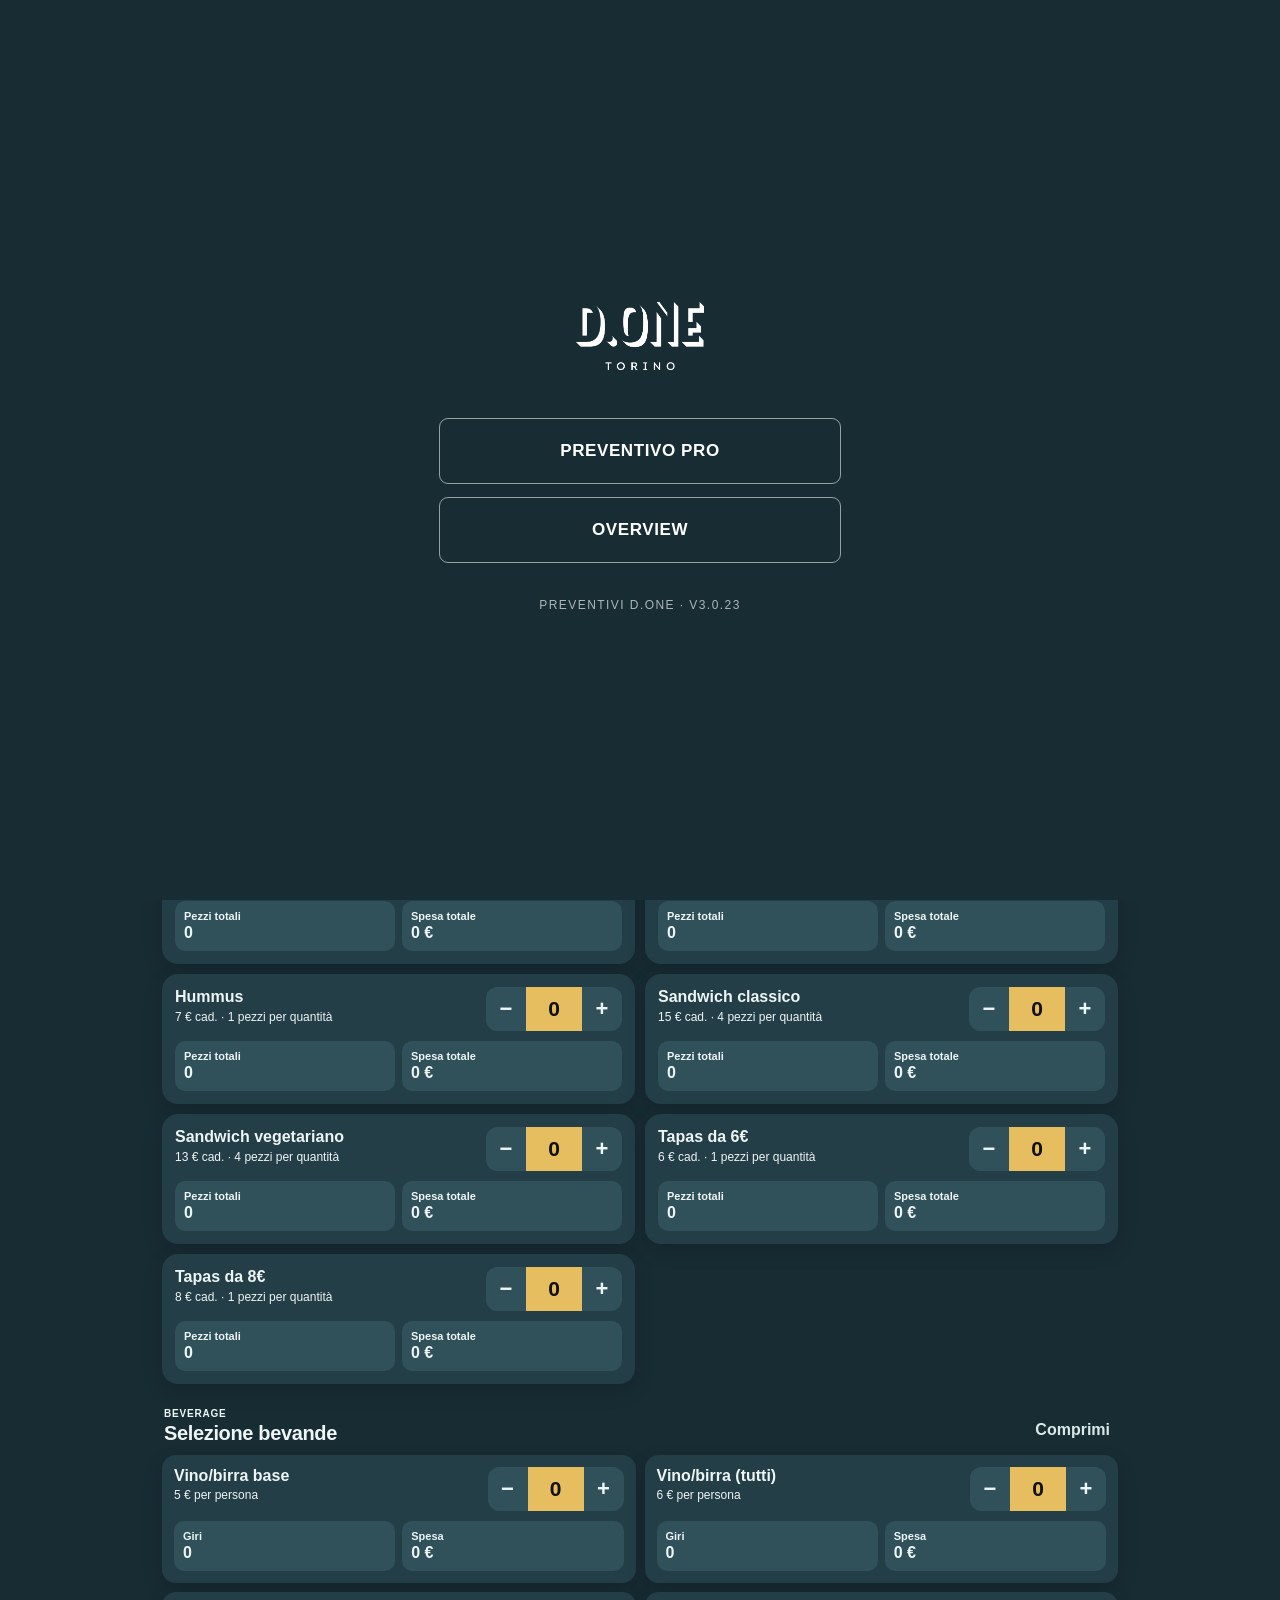
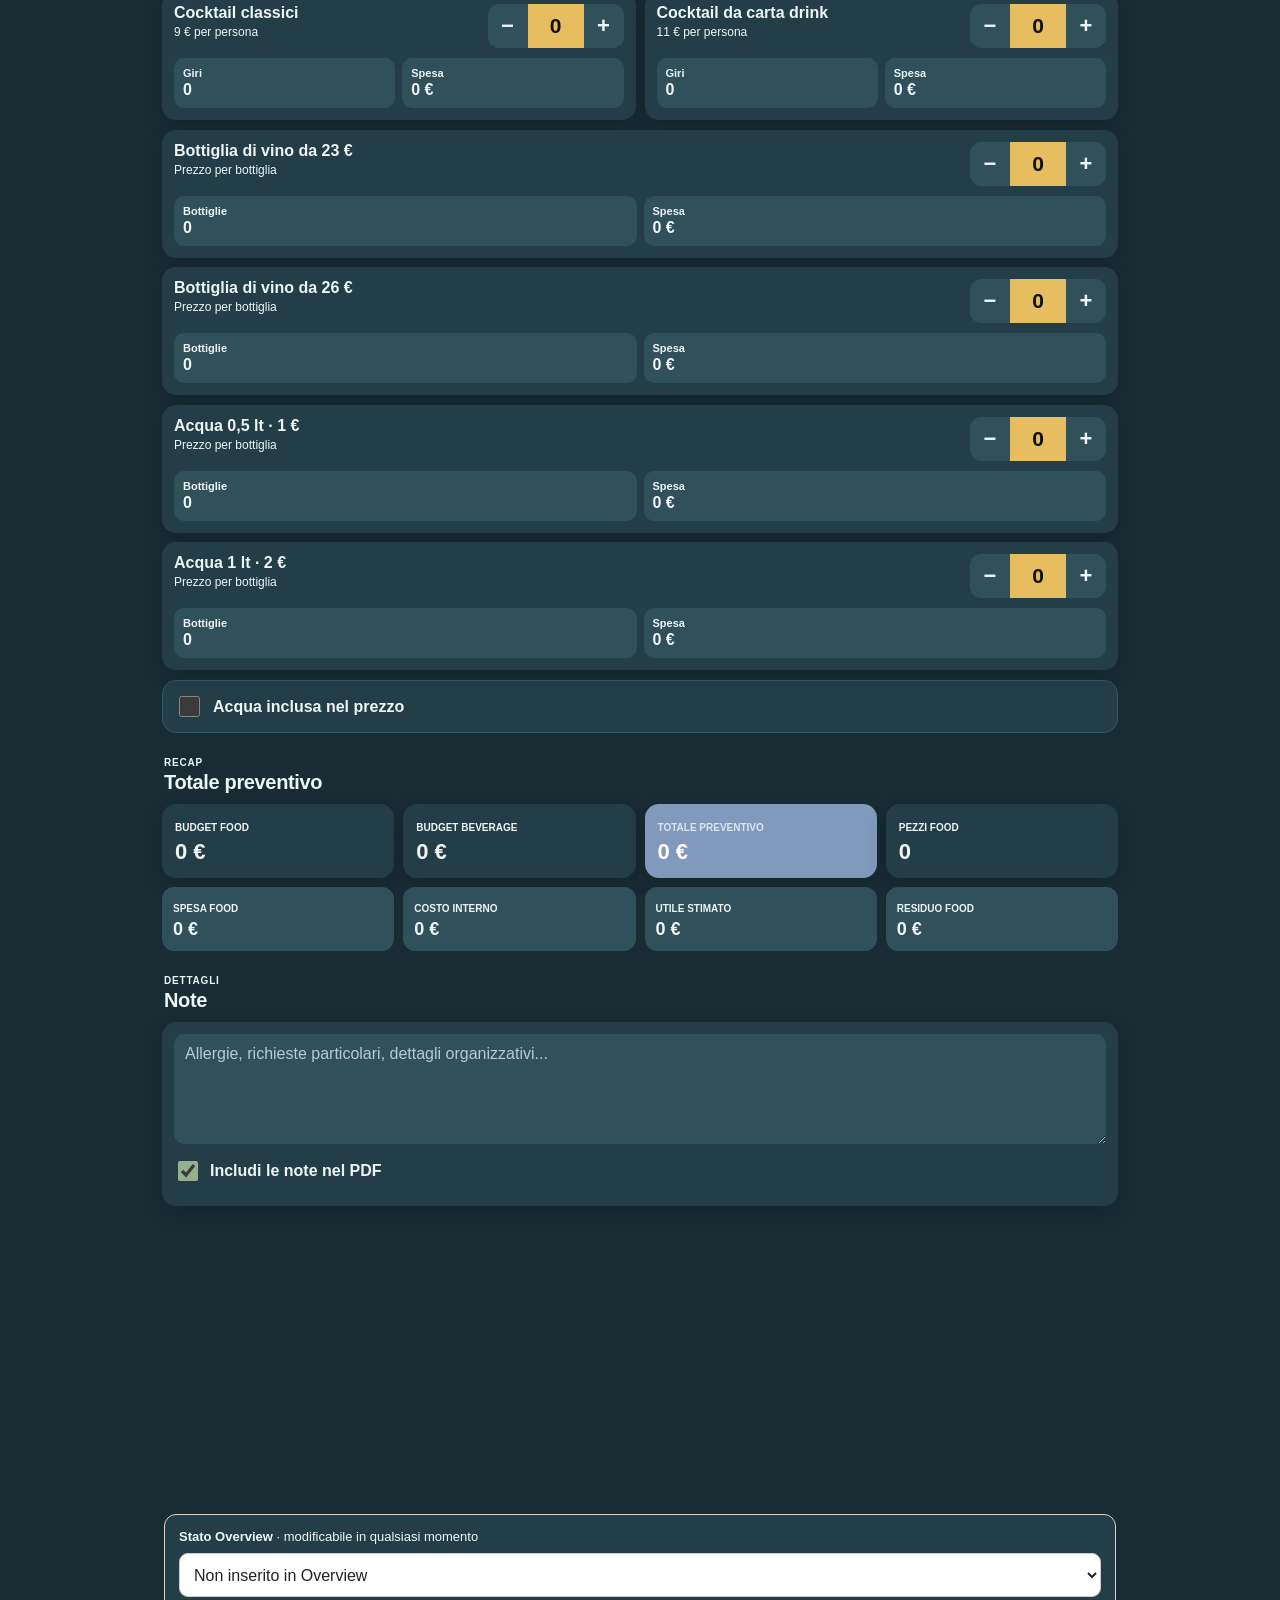
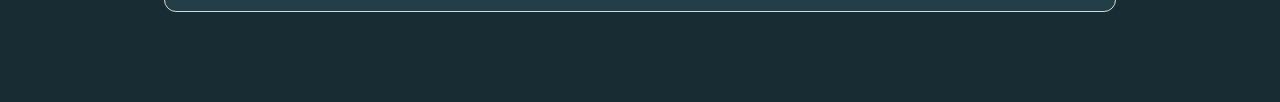
<file: preventivi-done-v3.0.27-PRESENZE-OVERVIEW.html>
<!doctype html>
<html lang="it">
<head>
  <meta charset="utf-8">
  <meta name="viewport" content="width=device-width, initial-scale=1, maximum-scale=1, user-scalable=no, viewport-fit=cover">
  <meta name="theme-color" content="#182c34">
  <meta name="apple-mobile-web-app-capable" content="yes">
  <meta name="apple-mobile-web-app-status-bar-style" content="default">
  <meta name="apple-mobile-web-app-title" content="Preventivi D.ONE">
  <link rel="manifest" href="./manifest.webmanifest">
  <link rel="apple-touch-icon" href="./icons/icon-180.png">
  <style>

:root{
  --bg:#efe7d8;
  --paper:#fffaf2;
  --ink:#242424;
  --muted:#756f66;
  --teal:#8fb8b4;
  --orange:#ec7a4d;
  --mustard:#e6bd5f;
  --green:#93b18f;
  --pink:#dfb0b6;
  --blue:#8099bd;
  --red:#cf5b55;
  --line:rgba(36,36,36,.08);
  --shadow:0 8px 24px rgba(36,36,36,.06);
  --header-h:112px;
  --recap-h:92px;
}
*{box-sizing:border-box}
html{background:var(--bg)}
body{
  margin:0;background:var(--bg);color:var(--ink);
  font-family:-apple-system,BlinkMacSystemFont,"SF Pro Display","Segoe UI",sans-serif;
  -webkit-font-smoothing:antialiased;
  padding:env(safe-area-inset-top) 0 env(safe-area-inset-bottom);
}
button,input,textarea,select{font:inherit}
button{border:0}
.app-shell{max-width:980px;margin:auto;min-height:100vh}
.app-header{
  position:sticky;top:0;z-index:50;min-height:var(--header-h);
  background:rgba(239,231,216,.96);backdrop-filter:blur(18px);
  padding:14px 14px 10px;border-bottom:1px solid var(--line)
}
.brand-row{display:flex;align-items:flex-start;justify-content:space-between;gap:12px}
.brand-lockup{display:flex;align-items:center;gap:10px;min-width:0}
.brand-logo{width:42px;height:42px;object-fit:contain;flex:0 0 auto}
h1{margin:0;font-size:24px;letter-spacing:-.6px}
.brand-lockup p{margin:3px 0 0;color:var(--muted);font-size:12px}
.save-state{font-size:12px;color:var(--muted);padding-top:3px}
.top-tabs{display:grid;grid-template-columns:repeat(4,1fr);gap:6px;margin-top:12px}
.tab{background:rgba(36,36,36,.08);color:var(--muted);border-radius:10px;padding:10px 5px;font-size:12px;font-weight:800}
.tab.active{background:var(--ink);color:#fff}
.sticky-recap{
  position:sticky;top:calc(var(--header-h) + env(safe-area-inset-top));z-index:45;
  min-height:var(--recap-h);display:grid;grid-template-columns:repeat(5,1fr);gap:7px;
  padding:12px 10px;background:rgba(239,231,216,.98);backdrop-filter:blur(14px);
  border-bottom:1px solid var(--line)
}
.recap-card{
  min-width:0;border-radius:12px;padding:12px 8px;display:flex;flex-direction:column;justify-content:center
}
.recap-card span{font-size:8px;text-transform:uppercase;font-weight:900;letter-spacing:.45px}
.recap-card strong{font-size:17px;line-height:1.2;margin-top:5px;white-space:nowrap}
.recap-food{background:var(--mustard)}
.recap-bev{background:var(--teal)}
.recap-spent{background:var(--orange)}
.recap-residual{background:var(--green)}
.recap-total{background:var(--blue);color:#fff}
.recap-residual.negative{background:var(--red);color:#fff}
.app-main{padding:8px 12px 260px}
.panel{display:none}.panel.active{display:block}
.section-head{display:flex;justify-content:space-between;align-items:end;gap:12px;margin:24px 2px 10px}
.kicker{display:block;font-size:10px;text-transform:uppercase;letter-spacing:.8px;color:var(--muted);font-weight:900}
h2{margin:3px 0 0;font-size:20px;letter-spacing:-.35px}
.text-button{background:transparent;color:var(--blue);font-weight:800;padding:6px}
.form-grid{display:grid;grid-template-columns:1fr 1fr;gap:9px}
.field{
  display:block;background:var(--paper);border-radius:14px;padding:12px 13px;box-shadow:var(--shadow)
}
.field span{display:block;font-size:10px;color:var(--muted);text-transform:uppercase;font-weight:900;letter-spacing:.4px;margin-bottom:6px}
.field input,.field select{width:100%;border:0;background:transparent;outline:0;color:var(--ink);font-size:17px;font-weight:750}
.accent-teal{background:var(--teal)} .accent-orange{background:var(--orange)} .accent-pink{background:var(--pink)}
.accent-teal span,.accent-orange span,.accent-pink span{color:rgba(36,36,36,.68)}
.product-grid{display:grid;gap:10px}
.product-card{background:var(--paper);border-radius:16px;padding:13px;box-shadow:var(--shadow)}
.product-top{display:flex;justify-content:space-between;align-items:flex-start;gap:12px}
.product-name{font-size:16px;font-weight:900;line-height:1.2}
.product-meta{font-size:12px;color:var(--muted);margin-top:4px}
.qty-control{display:grid;grid-template-columns:40px 56px 40px;background:#f0eadf;border-radius:12px;overflow:hidden}
.qty-control button{background:transparent;color:var(--ink);font-size:22px;font-weight:700}
.qty-control input{width:56px;border:0;background:var(--mustard);text-align:center;font-size:21px;font-weight:900;outline:0}
.product-stats{display:grid;grid-template-columns:1fr 1fr;gap:7px;margin-top:10px}
.stat-chip{background:#f3eee6;border-radius:10px;padding:9px;color:var(--muted);font-size:11px;font-weight:700}
.stat-chip strong{display:block;color:var(--ink);font-size:16px;margin-top:2px}
.product-grid.compact .product-stats{display:none}
.beverage-grid{display:grid;gap:9px}
.beverage-option{
  display:grid;grid-template-columns:28px 1fr auto;gap:10px;align-items:center;
  background:var(--paper);border-radius:14px;padding:12px;box-shadow:var(--shadow)
}
.beverage-option input{width:21px;height:21px;accent-color:var(--orange)}
.beverage-name{font-weight:900}
.beverage-meta{font-size:12px;color:var(--muted);margin-top:3px}
.beverage-total{font-weight:900}
.summary-grid{display:grid;grid-template-columns:1fr 1fr;gap:9px}
.summary-card{background:var(--paper);border-radius:14px;padding:13px;box-shadow:var(--shadow)}
.summary-card span{font-size:10px;text-transform:uppercase;color:var(--muted);font-weight:900}
.summary-card strong{display:block;font-size:22px;margin-top:4px}
.summary-card.highlight{background:var(--blue);color:#fff}
.summary-card.highlight span{color:rgba(255,255,255,.75)}
.internal-summary{display:grid;grid-template-columns:1fr 1fr;gap:9px;margin-top:9px}
.internal-summary article{background:#e8e0d4;border-radius:12px;padding:11px}
.internal-summary span{font-size:10px;text-transform:uppercase;color:var(--muted);font-weight:900}
.internal-summary strong{display:block;font-size:18px;margin-top:3px}
.notes-card{background:var(--paper);border-radius:14px;padding:12px 12px 22px;box-shadow:var(--shadow);margin-bottom:36px}
.notes-card textarea{width:100%;min-height:110px;resize:vertical;border:0;border-radius:10px;background:#f4eee5;padding:11px;outline:0}
.toggle-line{display:flex;align-items:center;gap:9px;margin-top:10px;font-weight:750}
.toggle-line input{width:20px;height:20px;accent-color:var(--green)}
.archive-toolbar{display:grid;grid-template-columns:1fr auto;gap:8px}
.archive-toolbar input{border:0;border-radius:12px;padding:12px 13px;background:var(--paper);outline:0;font-weight:700}
.archive-toolbar span{display:flex;align-items:center;justify-content:center;min-width:58px;border-radius:12px;background:var(--mustard);font-weight:900}
.archive-list,.history-list,.settings-list{display:grid;gap:9px;margin-top:10px}
.archive-item,.history-item,.settings-card{background:var(--paper);border-radius:14px;padding:12px;box-shadow:var(--shadow)}
.archive-head{display:flex;justify-content:space-between;gap:12px}
.archive-client{font-size:17px;font-weight:900}
.archive-meta,.history-meta{font-size:12px;color:var(--muted);line-height:1.45;margin-top:4px}
.archive-total{font-size:18px;font-weight:900;white-space:nowrap}
.archive-actions,.history-actions{display:grid;grid-template-columns:repeat(3,1fr);gap:7px;margin-top:10px}
.mini-action{border-radius:9px;padding:10px 8px;font-size:12px;font-weight:900}
.open-btn{background:var(--teal)} .duplicate-btn{background:var(--mustard)} .delete-btn{background:var(--pink)} .restore-btn{background:var(--green)}
.status-pill{display:inline-block;margin-top:6px;background:var(--blue);color:#fff;border-radius:999px;padding:4px 8px;font-size:10px;font-weight:900;text-transform:uppercase}
.empty-state{background:var(--paper);border-radius:14px;padding:24px;text-align:center;color:var(--muted);font-weight:750}
.settings-grid{display:grid;grid-template-columns:1fr 1fr;gap:8px;margin-top:9px}
.mini-field{background:#f4eee5;border-radius:10px;padding:8px}
.mini-field span{display:block;font-size:9px;text-transform:uppercase;color:var(--muted);font-weight:900}
.mini-field input{width:100%;border:0;background:transparent;outline:0;font-weight:750;margin-top:4px}
.bottom-actions{
  position:fixed;left:0;right:0;bottom:0;z-index:60;
  max-width:980px;margin:auto;padding:10px max(12px,env(safe-area-inset-left)) calc(10px + env(safe-area-inset-bottom));
  background:rgba(239,231,216,.97);backdrop-filter:blur(16px);border-top:1px solid var(--line);
  display:grid;grid-template-columns:1fr 1.2fr 1fr 1fr;gap:8px
}
.btn{border-radius:12px;padding:13px 8px;font-size:13px;font-weight:900}
.btn-muted{background:#ded5c7}.btn-primary{background:var(--orange);color:#fff}.btn-success{background:var(--green)}.btn-warm{background:var(--mustard)}.btn-dark{background:var(--ink);color:#fff}
.btn-wide{grid-column:1/-1}
@media(min-width:720px){
  .form-grid{grid-template-columns:repeat(4,1fr)}
  .product-grid{grid-template-columns:1fr 1fr}
  .beverage-grid{grid-template-columns:1fr 1fr}
  .summary-grid,.internal-summary{grid-template-columns:repeat(4,1fr)}
  .settings-grid{grid-template-columns:repeat(4,1fr)}
}
@media(max-width:500px){
  :root{--header-h:112px;--recap-h:96px}
  .sticky-recap{gap:5px;padding:12px 6px}
  .recap-card{padding:12px 5px}
  .recap-card span{font-size:7px}
  .recap-card strong{font-size:14px}
  .tab{font-size:11px}
  .bottom-actions{grid-template-columns:1fr 1fr}
  .btn-wide{grid-column:1/-1}
}

.wine-bottle-grid{display:grid;gap:9px;margin-top:10px}
.wine-bottle-card{
  display:grid;grid-template-columns:1fr auto;gap:12px;align-items:center;
  background:var(--paper);border-radius:14px;padding:12px;box-shadow:var(--shadow)
}
.wine-bottle-name{font-weight:900}
.wine-bottle-meta{font-size:12px;color:var(--muted);margin-top:3px}
.wine-bottle-right{display:flex;align-items:center;gap:10px}
.wine-bottle-total{font-weight:900;min-width:58px;text-align:right}
#printSheet{display:none}
@page{size:A4 portrait;margin:8mm}
@media print{
  body *{visibility:hidden!important}
  #printSheet,#printSheet *{visibility:visible!important}
  #printSheet{
    display:block!important;position:absolute;left:0;top:0;width:100%;
    color:#202020;background:#fff;font-family:Arial,sans-serif
  }
  .print-header{display:flex;justify-content:space-between;align-items:flex-start;border-bottom:1.5px solid #222;padding-bottom:2.5mm;margin-bottom:2.5mm}
  .print-logo{width:19mm;height:10mm;object-fit:contain;object-position:left center;display:block}
  .print-heading{text-align:right}
  .print-heading h1{font-size:16pt;margin:0 0 1mm}
  .print-heading p{font-size:7.5pt;color:#666;margin:0}
  .print-meta{display:grid;grid-template-columns:repeat(4,1fr);gap:1.3mm;margin-bottom:2.5mm}
  .print-meta div{background:#f2eee7;padding:1.7mm;border-radius:1.5mm}
  .print-meta span{display:block;font-size:6pt;text-transform:uppercase;font-weight:700;color:#666}
  .print-meta strong{display:block;font-size:8pt;margin-top:.5mm}
  .print-section{font-size:8pt;text-transform:uppercase;letter-spacing:.7px;border-bottom:1px solid #aaa;padding-bottom:.7mm;margin:2.5mm 0 1mm}
  .print-table{width:100%;border-collapse:collapse;table-layout:fixed;font-size:7.4pt}
  .print-table th{font-size:6pt;text-transform:uppercase;color:#666;text-align:left;padding:1mm .8mm;border-bottom:1px solid #aaa}
  .print-table td{padding:1mm .8mm;border-bottom:1px solid #e4e4e4;vertical-align:top}
  .print-table .right{text-align:right;white-space:nowrap}
  .print-table .qcol{width:13%}.print-table .pcol{width:14%}.print-table .pricecol{width:20%}
  .print-notes{font-size:7.2pt;line-height:1.25;white-space:pre-line;margin-top:2mm;padding:1.8mm;background:#f7f3ed;border-radius:1.5mm}
  .print-totals{display:grid;grid-template-columns:repeat(3,1fr);gap:1.5mm;margin-top:3mm}
  .print-total{background:#f2eee7;padding:2mm;border-radius:1.5mm}
  .print-total:last-child{background:#8099bd;color:#fff}
  .print-total span{display:block;font-size:6pt;text-transform:uppercase;font-weight:700}
  .print-total strong{display:block;font-size:12pt;margin-top:.7mm}
  .print-footer{text-align:center;color:#777;font-size:5.8pt;margin-top:2.5mm}
}






.settings-btn{
  border:0;background:rgba(36,36,36,.08);color:var(--ink);
  min-height:36px;border-radius:10px;
  display:flex;align-items:center;justify-content:center;
  font-size:12px;font-weight:900;line-height:1;
  padding:0 12px;cursor:pointer
}
.settings-text-btn{white-space:nowrap}
.settings-btn:active{background:rgba(36,36,36,.08)}
.settings-modal{
  position:fixed;inset:0;z-index:9998;
  display:flex;align-items:flex-end;justify-content:center
}
.settings-modal.hidden{display:none}
.settings-backdrop{
  position:absolute;inset:0;background:rgba(20,20,20,.34);
  backdrop-filter:blur(2px)
}
.settings-sheet{
  position:relative;width:min(520px,100%);
  background:var(--bg);
  border-radius:20px 20px 0 0;
  padding:16px 14px calc(18px + env(safe-area-inset-bottom));
  box-shadow:0 -16px 50px rgba(0,0,0,.18)
}
.settings-sheet-head{
  display:flex;align-items:center;justify-content:space-between;
  margin-bottom:12px
}
.settings-sheet-head h2{margin:0;font-size:21px}
.settings-close{
  width:34px;height:34px;border-radius:50%;
  background:rgba(36,36,36,.09);color:var(--ink);
  font-size:24px;line-height:1
}
.settings-action{
  width:100%;text-align:left;border:0;border-radius:12px;
  padding:13px 14px;margin-top:8px;background:var(--paper);
  color:var(--ink);box-shadow:var(--shadow)
}
.settings-action span{display:block;font-size:15px;font-weight:900}
.settings-action small{display:block;margin-top:3px;color:var(--muted);font-size:11px}
.export-setting{background:var(--teal)}
.import-setting{background:var(--mustard)}
.settings-version{
  display:flex;align-items:center;justify-content:space-between;
  margin-top:12px;padding:12px 14px;border-radius:12px;
  background:rgba(36,36,36,.06)
}
.settings-version span{font-size:12px;color:var(--muted);font-weight:800}
.settings-version strong{font-size:14px}
#importArchiveInput{display:none}


.header-tools{display:flex;align-items:center;gap:8px}
.visually-hidden{position:absolute!important;width:1px!important;height:1px!important;padding:0!important;margin:-1px!important;overflow:hidden!important;clip:rect(0,0,0,0)!important;white-space:nowrap!important;border:0!important}
.settings-btn{
  width:38px;height:38px;border:0;border-radius:50%;
  background:rgba(36,36,36,.08);color:var(--ink);
  display:flex;align-items:center;justify-content:center;
  font-size:23px;line-height:1;font-weight:800
}
.settings-modal{position:fixed;inset:0;z-index:9998;display:flex;align-items:flex-end;justify-content:center}
.settings-modal.hidden{display:none}
.settings-backdrop{position:absolute;inset:0;background:rgba(20,20,20,.36);backdrop-filter:blur(2px)}
.settings-sheet{position:relative;width:min(520px,100%);background:var(--bg);border-radius:20px 20px 0 0;padding:16px 14px calc(18px + env(safe-area-inset-bottom));box-shadow:0 -16px 50px rgba(0,0,0,.18)}
.settings-sheet-head{display:flex;align-items:center;justify-content:space-between;margin-bottom:12px}
.settings-sheet-head h2{margin:0;font-size:21px}
.settings-close{width:34px;height:34px;border:0;border-radius:50%;background:rgba(36,36,36,.09);font-size:24px}
.settings-action{width:100%;text-align:left;border:0;border-radius:12px;padding:13px 14px;margin-top:8px;background:var(--paper);color:var(--ink);box-shadow:var(--shadow)}
.settings-action span{display:block;font-size:15px;font-weight:900}
.settings-action small{display:block;margin-top:3px;color:var(--muted);font-size:11px}
.export-setting{background:var(--teal)}
.import-setting{background:var(--mustard)}
.settings-version{display:flex;align-items:center;justify-content:space-between;margin-top:12px;padding:12px 14px;border-radius:12px;background:rgba(36,36,36,.06)}
.settings-version span{font-size:12px;color:var(--muted);font-weight:800}
.settings-version strong{font-size:14px}
#importArchiveInput{display:none}


.dock-value{font-size:24px!important;line-height:1.05!important;font-weight:1000!important;color:#111!important}
.field input,.field select{font-size:20px!important;font-weight:900!important}
.field.people input,.field.pp input{font-size:26px!important;font-weight:1000!important}
.reason-options{display:grid;grid-template-columns:1fr 1fr;gap:8px;margin-top:6px}
.reason-option{display:flex;align-items:center;gap:8px;background:rgba(255,255,255,.45);border-radius:9px;padding:9px 10px;font-size:13px;font-weight:850}
.reason-option input{width:18px;height:18px;accent-color:var(--orange)}
#otherReasonWrap.hidden{display:none}
.beverage-option{grid-template-columns:1fr auto!important}
.beverage-main{display:flex;align-items:center;gap:10px}
.actions .action{color:#111!important}
@media print{
  html,body{width:210mm!important;height:297mm!important;overflow:hidden!important}
  body{margin:0!important;padding:0!important}
  #printSheet{position:fixed!important;left:0!important;top:0!important;width:194mm!important;max-height:281mm!important;overflow:hidden!important;page-break-after:avoid!important;break-after:avoid-page!important}
  #printSheet *{page-break-inside:avoid;break-inside:avoid}
  @page{size:A4 portrait;margin:8mm}
}


.request-reason-field{grid-column:1/-1}
.other-reason-wrap{margin-top:8px}
.other-reason-wrap.hidden{display:none!important}
#pdfBtn{color:#111!important}
.btn-primary{color:#111!important}


/* v2.0.14 rebuilt */
.form-grid{row-gap:14px!important;column-gap:10px!important}
.field input,.field select{font-weight:500!important;font-size:20px!important}
.field.people input,.field.pp input{font-weight:900!important;font-size:26px!important}
.place-wide{display:block;margin-top:14px;margin-bottom:14px;width:100%}
.request-reason-field{display:block;margin-bottom:12px}
.request-reason-field input[type="text"]{font-weight:500!important}
.other-reason-wrap{margin-top:8px}.other-reason-wrap.hidden{display:none!important}
.reason-options{gap:10px!important}.reason-option{min-height:42px}
.weather-card{
  background:linear-gradient(135deg,#9ec7d8,#dce9df);
  border-radius:14px;padding:13px;box-shadow:var(--shadow);
  margin-top:14px;margin-bottom:14px
}
.weather-card.hidden{display:none}
.weather-head{display:flex;align-items:flex-start;justify-content:space-between;gap:12px}
.weather-title{font-size:15px;font-weight:950}.weather-subtitle{font-size:11px;color:rgba(36,36,36,.68);margin-top:3px}
.weather-status{font-size:11px;font-weight:850;color:rgba(36,36,36,.72);text-align:right}
.weather-grid{display:grid;grid-template-columns:repeat(4,1fr);gap:7px;margin-top:11px}
.weather-stat{background:rgba(255,255,255,.48);border-radius:9px;padding:9px}
.weather-stat span{display:block;font-size:8px;text-transform:uppercase;font-weight:900;color:rgba(36,36,36,.63)}
.weather-stat strong{display:block;font-size:17px;font-weight:1000;margin-top:3px;color:#1d1d1d}
.weather-advice{margin-top:9px;font-size:12px;font-weight:900}.weather-error{font-size:12px;font-weight:850;margin-top:10px}
.recap-card span{font-size:10px!important;font-weight:950!important;color:#222!important}
.recap-card strong{font-size:23px!important;line-height:1.05!important;font-weight:1000!important;color:#111!important}
.beverage-section-tools{display:flex;align-items:center;gap:10px}
.beverage-summary{font-size:14px;font-weight:950;white-space:nowrap}
.beverage-option{display:block!important}
.beverage-row{display:grid;grid-template-columns:1fr auto;gap:12px;align-items:center}
.beverage-details{display:grid;grid-template-columns:1fr auto;gap:8px;margin-top:8px;align-items:center}
.beverage-subtotal{background:rgba(255,255,255,.45);border-radius:9px;padding:8px 10px;font-size:12px;font-weight:900;text-align:right}
.beverage-grid.compact .beverage-details{display:none!important}
.bottom-actions .btn,#pdfBtn,#saveQuoteBtn,#resetBtn,#duplicateCurrentBtn,#newQuoteBtn{color:#111!important}
@media(max-width:470px){
  .weather-grid{grid-template-columns:1fr 1fr}
  .recap-card span{font-size:8px!important}
  .recap-card strong{font-size:17px!important}
}
@media print{
  html,body{width:210mm!important;height:297mm!important;overflow:hidden!important;background:#fff!important}
  body{margin:0!important;padding:0!important}
  body *{visibility:hidden!important}
  #printSheet,#printSheet *{visibility:visible!important}
  #printSheet{
    display:block!important;position:fixed!important;left:8mm!important;top:8mm!important;
    width:194mm!important;max-height:281mm!important;overflow:hidden!important;
    page-break-before:avoid!important;page-break-after:avoid!important;
    break-before:avoid-page!important;break-after:avoid-page!important
  }
  .app-header,.sticky-recap,.app-main,.bottom-actions,.settings-modal{display:none!important}
  @page{size:A4 portrait;margin:0}
}


/* v2.0.15 */
#proposal{font-weight:900!important}
.beverage-section-tools .beverage-summary{display:none!important}
.beverage-option{display:block!important}
.beverage-row{
  display:grid;
  grid-template-columns:1fr auto;
  gap:12px;
  align-items:start;
}
.beverage-details{
  display:grid;
  grid-template-columns:1fr 1fr;
  gap:7px;
  margin-top:10px;
}
.beverage-chip{
  background:#f3eee6;
  border-radius:10px;
  padding:9px;
  color:var(--muted);
  font-size:11px;
  font-weight:700;
}
.beverage-chip strong{
  display:block;
  color:var(--ink);
  font-size:16px;
  margin-top:2px;
}
#newQuoteBtn{color:#fff!important}
body.panel-secondary .sticky-recap,
body.panel-secondary .bottom-actions{
  display:none!important;
}
@media print{
  html,body{
    width:210mm!important;
    height:297mm!important;
    overflow:hidden!important;
    background:#fff!important;
  }
  body{
    margin:0!important;
    padding:0!important;
  }
  body *{visibility:hidden!important}
  #printSheet,#printSheet *{visibility:visible!important}
  #printSheet{
    display:block!important;
    position:absolute!important;
    left:0!important;
    top:0!important;
    width:194mm!important;
    max-height:281mm!important;
    overflow:hidden!important;
    transform:none!important;
    margin:0!important;
    page-break-before:avoid!important;
    page-break-after:avoid!important;
    break-before:avoid-page!important;
    break-after:avoid-page!important;
  }
  #printSheet table,
  #printSheet tr,
  #printSheet td,
  #printSheet th,
  #printSheet div{
    page-break-inside:avoid!important;
    break-inside:avoid!important;
  }
  @page{
    size:A4 portrait;
    margin:8mm;
  }
}


/* v3.0.2 — selettore beverage identico al food */
.beverage-option .qty-control{
  display:grid!important;
  grid-template-columns:40px 56px 40px!important;
  width:136px!important;
  min-width:136px!important;
  height:44px!important;
  background:#f0eadf!important;
  border-radius:12px!important;
  overflow:hidden!important;
  align-self:start!important;
}
.beverage-option .qty-control button{
  width:40px!important;
  height:44px!important;
  padding:0!important;
  margin:0!important;
  border:0!important;
  background:transparent!important;
  color:var(--ink)!important;
  font-size:22px!important;
  font-weight:700!important;
  line-height:44px!important;
  text-align:center!important;
  appearance:none!important;
  -webkit-appearance:none!important;
}
.beverage-option .qty-control input{
  width:56px!important;
  min-width:56px!important;
  height:44px!important;
  padding:0!important;
  margin:0!important;
  border:0!important;
  border-radius:0!important;
  background:var(--mustard)!important;
  color:var(--ink)!important;
  text-align:center!important;
  font-size:21px!important;
  font-weight:900!important;
  line-height:44px!important;
  outline:0!important;
  appearance:textfield!important;
  -moz-appearance:textfield!important;
  -webkit-appearance:none!important;
}
.beverage-option .qty-control input::-webkit-outer-spin-button,
.beverage-option .qty-control input::-webkit-inner-spin-button{
  -webkit-appearance:none!important;
  margin:0!important;
}


/* v3.0.3 — selettori quantità uniformi per food e beverage */
.qty-control{
  display:grid!important;
  grid-template-columns:40px 56px 40px!important;
  width:136px!important;
  min-width:136px!important;
  height:44px!important;
  background:#f0eadf!important;
  border-radius:12px!important;
  overflow:hidden!important;
  align-self:start!important;
  flex:0 0 136px!important;
}
.qty-control button{
  width:40px!important;
  height:44px!important;
  padding:0!important;
  margin:0!important;
  border:0!important;
  background:transparent!important;
  color:var(--ink)!important;
  font-size:22px!important;
  font-weight:700!important;
  line-height:44px!important;
  text-align:center!important;
  appearance:none!important;
  -webkit-appearance:none!important;
}
.qty-control input{
  width:56px!important;
  min-width:56px!important;
  height:44px!important;
  padding:0!important;
  margin:0!important;
  border:0!important;
  border-radius:0!important;
  background:var(--mustard)!important;
  color:var(--ink)!important;
  text-align:center!important;
  font-size:21px!important;
  font-weight:900!important;
  line-height:44px!important;
  outline:0!important;
  appearance:textfield!important;
  -moz-appearance:textfield!important;
  -webkit-appearance:none!important;
}
.qty-control input::-webkit-outer-spin-button,
.qty-control input::-webkit-inner-spin-button{
  -webkit-appearance:none!important;
  margin:0!important;
}


/* v3.0.5 */
.archive-favorite-row{
  display:flex;
  align-items:flex-start;
  justify-content:space-between;
  gap:10px;
}
.favorite-toggle{
  width:36px;
  height:36px;
  border:0;
  border-radius:50%;
  background:rgba(36,36,36,.07);
  color:#8a8177;
  font-size:23px;
  line-height:1;
  display:flex;
  align-items:center;
  justify-content:center;
  flex:0 0 auto;
  padding:0;
}
.favorite-toggle.active{
  background:var(--mustard);
  color:#111;
}
.favorite-note-box{
  display:none;
  margin-top:9px;
  background:#f3eee6;
  border-radius:10px;
  padding:9px;
}
.favorite-note-box.visible{display:block}
.favorite-note-box textarea{
  width:100%;
  min-height:62px;
  border:0;
  outline:0;
  resize:vertical;
  background:transparent;
  color:var(--ink);
  font-size:13px;
  font-weight:500;
}
.favorite-note-label{
  display:block;
  margin-bottom:5px;
  font-size:9px;
  text-transform:uppercase;
  color:var(--muted);
  font-weight:900;
  letter-spacing:.35px;
}
.favorite-badge{
  display:inline-block;
  margin-top:6px;
  padding:4px 8px;
  border-radius:999px;
  background:var(--mustard);
  color:#111;
  font-size:10px;
  font-weight:900;
}
@media(max-width:470px){
  .sticky-recap{
    grid-template-columns:repeat(5,1fr)!important;
    gap:7px!important;
    padding:12px 10px!important;
    min-height:var(--recap-h)!important;
  }
  .recap-card{
    padding:12px 8px!important;
    border-radius:12px!important;
  }
  .recap-card span{
    font-size:10px!important;
    font-weight:950!important;
  }
  .recap-card strong{
    font-size:23px!important;
    line-height:1.05!important;
    font-weight:1000!important;
  }
}


/* v3.0.5 panel typography */
.recap-card span,
.dock-label{
  font-weight:300 !important;
}
.recap-card strong,
.dock-value{
  font-weight:300 !important;
}


/* v3.0.6 */
.request-reason-field{
  width:100%;
  background:var(--paper);
  border-radius:14px;
  padding:12px;
  box-shadow:var(--shadow);
}
.reason-options{
  display:grid!important;
  grid-template-columns:1fr 1fr!important;
  gap:8px!important;
  margin-top:8px!important;
}
.reason-option{
  display:flex!important;
  align-items:center!important;
  justify-content:center!important;
  min-height:44px!important;
  border-radius:10px!important;
  padding:10px!important;
  background:#f0eadf!important;
  font-size:13px!important;
  font-weight:500!important;
  cursor:pointer!important;
}
.reason-option input{
  position:absolute!important;
  opacity:0!important;
  pointer-events:none!important;
}
.reason-option:has(input:checked){
  background:var(--mustard)!important;
  color:#111!important;
  font-weight:800!important;
}
.other-reason-wrap{
  margin-top:9px!important;
  background:#f3eee6!important;
  border-radius:10px!important;
  padding:9px!important;
}
.other-reason-wrap input{
  width:100%!important;
  border:0!important;
  background:transparent!important;
  outline:0!important;
  font-weight:500!important;
}
.wine-bottle-card{
  display:block!important;
  background:var(--paper)!important;
  border-radius:14px!important;
  padding:12px!important;
  box-shadow:var(--shadow)!important;
}
.wine-bottle-row{
  display:grid!important;
  grid-template-columns:1fr auto!important;
  gap:12px!important;
  align-items:start!important;
}
.wine-bottle-details{
  display:grid!important;
  grid-template-columns:1fr 1fr!important;
  gap:7px!important;
  margin-top:10px!important;
}
.wine-bottle-chip{
  background:#f3eee6!important;
  border-radius:10px!important;
  padding:9px!important;
  color:var(--muted)!important;
  font-size:11px!important;
  font-weight:700!important;
}
.wine-bottle-chip strong{
  display:block!important;
  color:var(--ink)!important;
  font-size:16px!important;
  margin-top:2px!important;
}


/* v3.0.7 */
.reason-dropdown-btn{
  width:100%;border:0;border-radius:10px;background:#f0eadf;color:var(--ink);
  min-height:46px;padding:0 12px;display:flex;align-items:center;justify-content:space-between;
  text-align:left;font-size:15px;font-weight:500;
}
.reason-chevron{font-size:20px}
.reason-dropdown-panel{
  margin-top:8px;background:#f3eee6;border-radius:10px;padding:8px;display:grid;gap:6px
}
.reason-dropdown-panel.hidden{display:none!important}
.reason-dropdown-option{
  display:flex;align-items:center;gap:10px;min-height:42px;padding:9px 10px;
  border-radius:9px;background:var(--paper);font-size:14px;font-weight:500
}
.reason-dropdown-option input{width:19px;height:19px;accent-color:var(--mustard)}
.water-included-toggle{
  display:flex;align-items:center;gap:10px;margin-top:10px;padding:12px;
  background:var(--teal);border-radius:14px;font-weight:850
}
.water-included-toggle input{width:21px;height:21px;accent-color:var(--green)}
.beverage-grid.compact .beverage-details,
.wine-bottle-grid.compact .wine-bottle-details{display:none!important}
.recall-modal{
  position:fixed;inset:0;z-index:10000;display:flex;align-items:flex-end;justify-content:center
}
.recall-modal.hidden{display:none}
.recall-backdrop{position:absolute;inset:0;background:rgba(20,20,20,.38);backdrop-filter:blur(2px)}
.recall-sheet{
  position:relative;width:min(520px,100%);background:var(--bg);border-radius:20px 20px 0 0;
  padding:18px 14px calc(20px + env(safe-area-inset-bottom));box-shadow:0 -18px 50px rgba(0,0,0,.2)
}
.recall-sheet h2{margin:0 0 5px}.recall-sheet p{margin:0 0 14px;color:var(--muted);font-size:13px}
.recall-options{display:grid;grid-template-columns:1fr 1fr;gap:8px}
.recall-options button,#saveCustomRecallBtn,.recall-close{
  border:0;border-radius:10px;padding:12px 9px;font-weight:900;color:#111;background:var(--mustard)
}
.recall-close{width:100%;margin-top:10px;background:#ded5c7}
#customRecallWrap{margin-top:10px;background:var(--paper);padding:10px;border-radius:10px}
#customRecallWrap.hidden{display:none}
#customRecallWrap label{display:block;font-size:10px;text-transform:uppercase;font-weight:900;color:var(--muted);margin-bottom:5px}
#customRecallDate{width:100%;border:0;border-radius:8px;padding:11px;background:#f0eadf;margin-bottom:8px}
.startup-recall-list{display:grid;gap:8px;max-height:55vh;overflow:auto}
.startup-recall-item{background:var(--paper);border-radius:10px;padding:11px}
.startup-recall-item strong{display:block}.startup-recall-item span{display:block;color:var(--muted);font-size:12px;margin-top:3px}
.recall-badge{display:inline-block;border-radius:999px;padding:4px 8px;font-size:10px;font-weight:900;margin-top:6px}
.recall-future{background:var(--green);color:#111}
.recall-overdue{background:var(--red);color:#fff}
.recall-contacted{background:var(--teal);color:#111}
.recall-none{background:#ded5c7;color:#555}
.contacted-btn{background:var(--teal)!important}


/* v3.0.8 — apertura archivio */
.archive-actions{
  position:relative;
  z-index:5;
}
.archive-actions .mini-action{
  pointer-events:auto!important;
  position:relative;
  z-index:6;
}


/* v3.0.9 — modalità d'uso e anti-zoom */
html,body,button,input,select,textarea{
  touch-action:manipulation;
}
.mode-chooser{
  position:fixed;inset:0;z-index:20000;
  display:flex;align-items:center;justify-content:center;
  background:var(--bg);padding:22px;
}
.mode-chooser.hidden{display:none}
.mode-card{
  width:min(420px,100%);background:var(--paper);
  border-radius:22px;padding:22px;box-shadow:0 22px 60px rgba(36,36,36,.16);
}
.mode-logo{display:block;width:72px;height:50px;object-fit:contain;margin:0 auto 16px}
.mode-kicker{display:block;text-align:center;font-size:10px;text-transform:uppercase;letter-spacing:.8px;color:var(--muted);font-weight:900}
.mode-card h2{text-align:center;margin:5px 0 18px;font-size:24px}
.mode-choice{
  width:100%;border:0;border-radius:15px;padding:16px;text-align:left;margin-top:10px;color:var(--ink)
}
.mode-choice strong{display:block;font-size:17px}
.mode-choice span{display:block;margin-top:5px;font-size:12px;line-height:1.4;color:rgba(36,36,36,.72)}
.meeting-choice{background:var(--mustard)}
.pro-choice{background:var(--teal)}
.mode-switch-btn{
  border:0;background:rgba(36,36,36,.08);color:var(--ink);
  min-height:36px;border-radius:10px;padding:0 10px;font-size:11px;font-weight:900
}

/* Modalità riunione */
body.meeting-mode .top-tabs,
body.meeting-mode #settingsBtn,
body.meeting-mode #archivePanel,
body.meeting-mode #historyPanel,
body.meeting-mode #settingsPanel,
body.meeting-mode .internal-summary,
body.meeting-mode #costPanel{
  display:none!important;
}
body.meeting-mode .app-header{
  min-height:72px!important;
}
body.meeting-mode .sticky-recap{
  top:calc(72px + env(safe-area-inset-top))!important;
}
body.meeting-mode .field{
  padding:15px!important;
}
body.meeting-mode .field input,
body.meeting-mode .field select{
  min-height:42px!important;
  font-size:22px!important;
}
body.meeting-mode .qty-control{
  transform:scale(1.08);
  transform-origin:right top;
}
body.meeting-mode .product-name,
body.meeting-mode .beverage-name,
body.meeting-mode .wine-bottle-name{
  font-size:18px!important;
}
body.meeting-mode .bottom-actions{
  grid-template-columns:1fr 1fr!important;
}
body.meeting-mode #resetBtn,
body.meeting-mode #duplicateCurrentBtn{
  display:none!important;
}
body.meeting-mode #newQuoteBtn{
  grid-column:1/-1!important;
}
body.meeting-mode .section-head h2{
  font-size:23px!important;
}
body.meeting-mode .app-main{
  padding-bottom:180px!important;
}


/* v3.0.20 Overview */
.recall-sheet{max-height:calc(100dvh - 35px);overflow-y:auto;-webkit-overflow-scrolling:touch}
.overview-choice{background:#dce8ec!important;color:#162c36!important}
#overviewPanel{padding-bottom:110px}
.overview-top{display:flex;align-items:center;justify-content:space-between;gap:12px;margin:12px 0 18px}
.overview-top h2{margin:0;font-size:23px}
.overview-back{border:0;background:#eee9e1;padding:11px 13px;border-radius:12px;font-weight:700}
.overview-monthbar{display:flex;align-items:center;justify-content:space-between;gap:10px;margin-bottom:14px}
.overview-monthbar strong{text-transform:capitalize;font-size:21px}
.overview-monthbar button{border:0;background:#ece8e1;border-radius:12px;width:45px;height:45px;font-size:28px}
.overview-legend{display:flex;flex-wrap:wrap;gap:12px;font-size:11px;margin-bottom:15px}
.overview-legend span{display:flex;align-items:center;gap:5px}
.ov-dot{display:inline-block;width:9px;height:9px;border-radius:50%;flex-shrink:0}
.ov-dot.pending{background:#ed8a27}.ov-dot.approved{background:#329968}.ov-dot.tentative{background:#999da2}
.overview-calendar{display:grid;grid-template-columns:repeat(7,minmax(0,1fr));gap:5px}
.ov-weekday{text-align:center;font-size:10px;color:#777;font-weight:800;padding:8px 0}
.ov-day{border:1px solid #e5e0d8;background:#fff;border-radius:9px;min-height:68px;padding:7px 4px;display:flex;flex-direction:column;align-items:flex-start;justify-content:space-between;gap:5px;min-width:0}
.ov-day.empty{border:0;background:transparent}
.ov-day.selected{outline:2px solid #202020}
.ov-day.today .ov-number{background:#202020;color:white;border-radius:50%;padding:3px 6px}
.ov-number{font-size:13px;font-weight:800}
.ov-dots{display:flex;flex-wrap:wrap;gap:3px;align-items:center}
.ov-more{font-size:9px;font-weight:700;color:#777}
.overview-day-detail{margin-top:20px}
.ov-day-title{font-size:17px;font-weight:850;margin-bottom:12px}
.ov-client{border-radius:13px;background:#f1eee9;padding:13px;margin-bottom:12px}
.ov-client-head{display:flex;justify-content:space-between;gap:8px;margin-bottom:8px;font-weight:800}
.ov-proposal{border-top:1px solid #ddd7ce;padding:10px 0 4px}
.ov-proposal-main{display:flex;justify-content:space-between;gap:8px;align-items:center}
.ov-proposal-name{font-weight:750;font-size:13px}
.ov-proposal-meta{font-size:12px;color:#5f5c58;margin-top:3px}
.ov-proposal-actions{display:flex;gap:7px;align-items:center;margin-top:9px;flex-wrap:wrap}
.ov-proposal-actions select{min-width:150px;max-width:100%;padding:8px;border:1px solid #d9d2c9;border-radius:9px;background:white;font-size:12px}
.ov-open{border:0;background:#242424;color:white;padding:9px 13px;border-radius:9px;font-weight:750}
.ov-empty{color:#777;padding:20px;text-align:center;background:#f2eee8;border-radius:12px}
.overview-current-card{margin:12px 14px 90px;padding:14px;border:1px solid #ddd5cb;border-radius:12px;background:#f7f3ee;display:grid;gap:9px}.overview-current-card label{font-size:13px}.overview-current-card select{width:100%;min-height:44px;border-radius:9px;border:1px solid #ccc;padding:10px;background:#fff;color:#222}
.overview-recall-actions{border-top:1px solid #e4ddd4;margin-top:14px;padding-top:14px;display:grid;gap:8px}
.overview-recall-actions strong{font-size:15px}.overview-recall-actions p{font-size:12px;color:#777;margin:0 0 3px}
.overview-recall-actions button{border:0;border-radius:10px;padding:12px;text-align:left;font-weight:800;background:#eee}
.overview-recall-actions button[data-overview-status="pending"]{background:#ffe3c3;color:#8b4c09}
.overview-recall-actions button[data-overview-status="approved"]{background:#d5f1df;color:#1c7044}
.overview-recall-actions button[data-overview-status="tentative"]{background:#e5e6e8;color:#4e545a}
@media(max-width:430px){.ov-day{min-height:57px;padding:5px 3px}.ov-number{font-size:12px}.overview-calendar{gap:4px}}

/* v3.0.22 — Home piatta e Overview ad alta leggibilità */
.mode-chooser{background:#182c34!important;padding:20px!important}
.mode-card{background:transparent!important;box-shadow:none!important;border-radius:0!important;padding:12px 14px!important;width:min(430px,100%)!important}
.mode-logo{width:128px!important;height:95px!important;margin:0 auto 34px!important;filter:brightness(0) invert(1)}
.mode-kicker,.mode-card h2{display:none!important}
.mode-choice{display:flex!important;align-items:center;justify-content:center;min-height:66px;margin-top:13px!important;padding:16px 20px!important;border:1px solid rgba(255,255,255,.55)!important;border-radius:9px!important;background:transparent!important;color:#fff!important;text-align:center!important;box-shadow:none!important}
.mode-choice strong{font-size:17px!important;font-weight:750!important;letter-spacing:.035em;text-transform:uppercase}
.mode-choice span{display:none!important}
.mode-choice:active{background:rgba(255,255,255,.13)!important}
.mode-version{color:rgba(255,255,255,.65);text-align:center;margin:35px 0 0;font-size:12px;letter-spacing:.12em}
#overviewPanel{background:#f1f3f3;padding:14px 12px 110px!important}
.overview-top h2{font-size:27px!important;letter-spacing:-.04em}
.overview-monthbar{background:#18333b;border-radius:17px;padding:9px 10px;margin:14px 0!important;color:#fff}
.overview-monthbar strong{font-size:21px!important;letter-spacing:.015em}
.overview-monthbar button{background:rgba(255,255,255,.14)!important;color:#fff!important;border-radius:10px!important}
.overview-legend{gap:8px 14px!important;font-weight:700;margin:12px 0 18px!important}
.overview-legend .ov-dot{width:12px;height:12px}
.overview-calendar{gap:5px!important}
.ov-weekday{font-size:11px!important;color:#34434a!important}
.ov-day{min-height:76px!important;border:1px solid #d8e1e2!important;border-radius:12px!important;padding:8px 5px!important;background:#fff!important;box-shadow:0 1px 2px rgba(0,0,0,.04)}
.ov-day.empty{background:transparent!important;border:0!important;box-shadow:none!important}
.ov-day.has-events{border:2px solid #8b9da1!important;background:#f9fcfc!important;box-shadow:0 3px 12px rgba(20,48,57,.10)}
.ov-day.selected{outline:3px solid #172f38!important;outline-offset:1px}
.ov-day .ov-number{font-size:15px!important}
.ov-dots{gap:4px!important;min-height:16px}
.ov-dots .ov-dot{width:14px!important;height:14px!important;border:2px solid white;box-shadow:0 0 0 1px rgba(0,0,0,.12)}
.ov-more{font-size:10px!important}
.ov-client{background:#fff!important;border:1px solid #d9e2e4!important;box-shadow:0 2px 9px rgba(0,0,0,.05)}
.ov-day-title{font-size:20px!important}
@media(max-width:430px){.ov-day{min-height:67px!important;padding:6px 3px!important}.ov-dots .ov-dot{width:12px!important;height:12px!important}.ov-day .ov-number{font-size:13px!important}}

/* v3.0.22 — Palette petrolio, senza alterare colori semantici delle sezioni o PDF */
:root{--bg:#182c34;--paper:#233e47;--ink:#eef5f5;--muted:#b5c7cc;--line:rgba(229,244,247,.13);--shadow:0 7px 20px rgba(0,0,0,.15)}
html,body{background:#182c34;color:#eef5f5}
.app-header,.sticky-recap{background:#182c34!important;border-color:rgba(255,255,255,.12)!important}
.app-main{background:#182c34}
.field,.notes-card,.archive-item,.history-item,.settings-item,.settings-sheet,.recall-sheet,.overview-current-card{background:#233e47!important;color:#f2f7f8}
.field input,.field select,.notes-card textarea,.mini-field input,.mini-field select{color:#f2f7f8}
.field input::placeholder,.notes-card textarea::placeholder{color:#b2c2c6}
.qty-control,.stat-chip,.mini-field,.notes-card textarea,#customRecallDate{background:#30505a!important;color:#f4f8f8}
.qty-control button,.qty-control span,.stat-chip{color:#f2f7f8}
.tab{background:#2b4751;color:#d2e1e4}.tab.active{background:#e6f1f2;color:#182c34}
.overview-back,.overview-monthbar button{background:#2b4751!important;color:#fff!important}
#overviewPanel{background:#182c34!important}.overview-top h2,.overview-legend,.ov-day-title{color:#eef5f5}
.ov-weekday{color:#d6e6e9!important}.ov-day{background:#23404a!important;color:#f3f9f9!important;border-color:#40606a!important}
.ov-day.has-events{background:#2b4d57!important;border-color:#83a7b0!important}.ov-day.empty{background:transparent!important}
.ov-day .ov-number{color:#f4f8f9}.ov-client{background:#233e47!important;color:#eef5f5;border-color:#45616a!important}
.ov-proposal,.ov-proposal-meta{color:#e0ebed}.ov-empty{background:#24414a;color:#d8e5e8}
.legacy-overview-section{margin:28px 0 20px;border-top:1px solid #49626b;padding-top:23px;color:#f2f7f8}
.legacy-overview-heading{display:flex;justify-content:space-between;gap:12px;align-items:flex-start}
.legacy-overview-heading h3{font-size:19px;line-height:1.15;margin:5px 0 8px}.legacy-overview-heading p{font-size:12px;line-height:1.5;color:#b8cbd0;margin:0}
.legacy-eyebrow{font-size:10px;font-weight:800;letter-spacing:.13em;color:#9fc1ca}.legacy-overview-count{background:#385d69;border-radius:12px;padding:10px 14px;font-size:21px;font-weight:800}
.legacy-overview-tools{display:flex;gap:8px;margin:18px 0}.legacy-overview-tools input{min-width:0;flex:1;background:#284650;border:1px solid #54717a;border-radius:10px;padding:11px;color:#fff}.legacy-overview-tools input::placeholder{color:#bacbd0}.legacy-overview-tools button{background:#d9e8ea;color:#1a343d;border-radius:10px;padding:10px 13px;font-weight:800}
.legacy-date-group{margin-bottom:16px;border:1px solid #44616b;border-radius:13px;overflow:hidden}.legacy-date-title{background:#2a4b56;padding:11px 12px;font-weight:800;display:flex;justify-content:space-between;gap:8px}.legacy-date-title span{font-weight:500;color:#c0d3d8;font-size:12px}
.legacy-quote{display:flex;justify-content:space-between;gap:10px;align-items:center;padding:12px;border-top:1px solid #3d5b65}.legacy-quote-info{display:flex;flex-direction:column;gap:5px;min-width:0}.legacy-quote-info strong{font-size:14px}.legacy-quote-info span{font-size:12px;color:#c5d6da}.legacy-quote-actions{display:flex;flex-direction:column;gap:7px;min-width:145px}.legacy-quote-actions button,.legacy-quote-actions select{border-radius:8px;padding:8px;font-size:12px}.legacy-quote-actions button{background:#406674;color:#fff}.legacy-quote-actions select{background:#e6f0f1;color:#1a343d;max-width:175px}.legacy-empty{padding:18px;border:1px dashed #54727b;border-radius:12px;color:#c6d8dd;font-size:13px}
@media(max-width:390px){.legacy-quote{flex-wrap:wrap}.legacy-quote-actions{width:100%;flex-direction:row}.legacy-quote-actions select{flex:1}}
@media print{:root{--bg:#efe7d8;--paper:#fffaf2;--ink:#242424;--muted:#756f66}html,body{background:#fff!important;color:#242424!important}}

/* v3.0.23 — contrasto coerente sui fondi petrolio, colori semantici invariati */
.app-main,.app-main .section-head,.app-main .section-head h2,.app-main .section-head .kicker,
.app-main .product-card,.app-main .beverage-option,.app-main .summary-card:not(.highlight),
.app-main .archive-item,.app-main .history-item,.app-main .settings-card,
.app-main .settings-item,.app-main .settings-sheet,.app-main .recall-sheet,
.app-main .notes-card,.app-main .empty-state,.app-main .overview-current-card,
.app-main .archive-meta,.app-main .history-meta,.app-main .product-meta,.app-main .beverage-meta,
.app-main .summary-card:not(.highlight) span,.app-main .mini-field span,
.app-main .field:not(.accent-teal):not(.accent-orange):not(.accent-pink) span,
.app-main .stat-chip,.app-main .stat-chip strong,
.app-main .internal-summary article,.app-main .internal-summary span,
.app-main .internal-summary strong {color:#eef5f5!important}
.app-main .product-card,.app-main .beverage-option,.app-main .summary-card:not(.highlight),
.app-main .settings-card,.app-main .empty-state,.app-main .internal-summary article{
 background:#233e47!important;
}
.app-main .archive-toolbar input,.app-main .settings-grid input,
.app-main .notes-card textarea,.app-main .mini-field input,
.app-main .mini-field select,.app-main .field input,.app-main .field select,
.app-main .overview-current-card select,.app-main .overview-current-card label{
 color:#eef5f5!important;
}
.app-main input::placeholder,.app-main textarea::placeholder{color:#b7cbd0!important;opacity:1}
.app-main .mini-field,.app-main .stat-chip{background:#30505a!important}
.app-main .text-button{color:#d9e8ea!important}
.app-main .ov-client,.app-main .ov-client strong,.app-main .ov-client span,
.app-main .ov-proposal,.app-main .ov-proposal-meta,.app-main .ov-empty,
.app-main .ov-day-title,.app-main .overview-legend,
.app-main .legacy-overview-section,.app-main .legacy-quote-info{color:#eef5f5!important}
/* Sui pulsanti gialli e sui contatori gialli il testo deve essere nero. */
.qty-control input,.beverage-option .qty-control input,
.archive-toolbar span,.duplicate-btn,.btn-warm,.import-setting,
.recap-food,.recap-food span,.recap-food strong{
 color:#111!important;
}
/* Mantieni neri i simboli +/- se su fondo giallo, altrimenti chiari sul petrolio. */
.qty-control button{color:#eef5f5!important}
/* I riquadri colorati mantengono il contrasto originario, non vengono scuriti. */
.app-main .field.accent-teal,.app-main .field.accent-orange,.app-main .field.accent-pink{color:#111!important}
.app-main .field.accent-teal input,.app-main .field.accent-orange input,.app-main .field.accent-pink input,
.app-main .field.accent-teal select,.app-main .field.accent-orange select,.app-main .field.accent-pink select{color:#111!important}
.app-main .field.accent-teal span,.app-main .field.accent-orange span,.app-main .field.accent-pink span{color:#333!important}
@media print{
 /* Nessuna modifica al layout PDF originale. */
 .app-main .product-card,.app-main .beverage-option,.app-main .summary-card:not(.highlight){color:#242424!important}
}

/* v3.0.24 — correzione globale contrasto / rimozione beige UI.
   Solo interfaccia: il documento PDF interno non viene modificato. */
:root{color-scheme:dark}
/* Titoli, valori ed etichette su superfici petrolio */
.app-main .field:not(.accent-teal):not(.accent-orange):not(.accent-pink),
.app-main .field:not(.accent-teal):not(.accent-orange):not(.accent-pink) span,
.app-main .field:not(.accent-teal):not(.accent-orange):not(.accent-pink) input,
.app-main .field:not(.accent-teal):not(.accent-orange):not(.accent-pink) select,
.app-main .field:not(.accent-teal):not(.accent-orange):not(.accent-pink) strong,
.app-main .request-reason-field,.app-main .request-reason-field>span,
.app-main .wine-bottle-card,.app-main .wine-bottle-name,
.app-main .wine-bottle-meta,.app-main .wine-bottle-total{
 color:#eef5f5!important;
}
.app-main .field:not(.accent-teal):not(.accent-orange):not(.accent-pink) span,
.app-main .request-reason-field>span{color:#d5e5e9!important}
/* I campi numerici iniziali ereditavano un colore nero dalle regole vecchie */
.app-main .field:not(.accent-teal):not(.accent-orange):not(.accent-pink) input[type=number],
.app-main .field:not(.accent-teal):not(.accent-orange):not(.accent-pink) input[type=text]{
 -webkit-text-fill-color:#eef5f5!important;
}
/* Quantità: fondo petrolio per meno e più, giallo solo al centro */
.qty-control,.beverage-option .qty-control{
 background:#30505a!important;
}
.qty-control button,.beverage-option .qty-control button{
 background:#30505a!important;color:#f4f9fa!important;
 -webkit-text-fill-color:#f4f9fa!important;
}
.qty-control input,.beverage-option .qty-control input{
 background:var(--mustard)!important;color:#111!important;
 -webkit-text-fill-color:#111!important;
}
/* Riepiloghi sotto le selezioni e campi ancora beige */
.app-main .wine-bottle-chip,.app-main .wine-bottle-chip strong,
.app-main .stat-chip,.app-main .stat-chip strong,
.app-main .mini-field,.app-main .mini-field span,
.app-main .other-reason-wrap,.app-main .favorite-note-box,
.app-main .favorite-note-label,.app-main .favorite-note-box textarea{
 color:#eef5f5!important;
}
.app-main .wine-bottle-chip,.app-main .stat-chip,.app-main .mini-field,
.app-main .other-reason-wrap,.app-main .favorite-note-box,
.app-main .internal-summary article,
.app-main .notes-card textarea,.app-main #customRecallWrap{
 background:#30505a!important;
}
.app-main .wine-bottle-chip strong,.app-main .other-reason-wrap input,
.app-main .favorite-note-box textarea{color:#fff!important;-webkit-text-fill-color:#fff!important}
.app-main .reason-option:not(:has(input:checked)){
 background:#30505a!important;color:#eef5f5!important;
}
.app-main .reason-option:has(input:checked){background:var(--mustard)!important;color:#111!important}
.app-main .request-reason-field,.app-main .wine-bottle-card{
 background:#233e47!important;
}
/* Barra azioni: rimuovi la fascia beige; preserva i colori dei pulsanti */
.bottom-actions{
 background:#182c34!important;border-top:1px solid rgba(229,244,247,.17)!important;
}
.bottom-actions .btn-muted{background:#30505a!important;color:#eef5f5!important}
.bottom-actions .btn-primary{color:#111!important}
.bottom-actions .btn-success,.bottom-actions .btn-warm{color:#111!important}
.bottom-actions .btn-dark{background:#30505a!important;color:#eef5f5!important}
/* Le altre superfici neutrali diventano petrolio */
.app-main .archive-toolbar input,.app-main .settings-action,
.app-main .settings-card,.app-main .archive-item,.app-main .history-item,
.app-main .notes-card,.app-main .summary-card:not(.highlight){
 background:#233e47!important;color:#eef5f5!important;
}
.app-main .archive-toolbar input,.app-main .settings-action{
 -webkit-text-fill-color:#eef5f5!important;
}
/* Non alterare il PDF stampato, che usa stili propri */
@media print{:root{color-scheme:light}}


/* v3.0.25 — revisione mirata basata sui componenti REALI del DOM.
   Non modifica la stampa o la generazione PDF. */
/* I due campi iniziali hanno accent-teal/orange come classi, ma nella palette
   petrolio sono diventati scuri: forzare il contrasto anche per quelle classi. */
.app-main .form-grid .field.people,
.app-main .form-grid .field.pp,
.app-main .form-grid .field.accent-teal,
.app-main .form-grid .field.accent-orange,
.app-main .form-grid .field.accent-pink{
 background:#233e47!important;color:#eef5f5!important;
}
.app-main .form-grid .field.people span,
.app-main .form-grid .field.pp span,
.app-main .form-grid .field.accent-teal span,
.app-main .form-grid .field.accent-orange span,
.app-main .form-grid .field.accent-pink span{
 color:#d5e5e9!important;
}
.app-main .form-grid .field.people input,
.app-main .form-grid .field.pp input,
.app-main .form-grid .field.accent-teal input,
.app-main .form-grid .field.accent-orange input,
.app-main .form-grid .field.accent-pink input,
.app-main .form-grid .field.accent-pink select{
 color:#eef5f5!important;-webkit-text-fill-color:#eef5f5!important;
}
/* La classe effettiva dei riquadri beige delle bevande è beverage-chip,
   NON stat-chip: applicare sfondo e testo a quella classe. */
.app-main .beverage-chip,
.app-main .beverage-chip strong,
.app-main .wine-bottle-chip,
.app-main .wine-bottle-chip strong,
.app-main .stat-chip,
.app-main .stat-chip strong,
.app-main .mini-field,
.app-main .mini-field span,
.app-main .mini-field input{
 color:#eef5f5!important;-webkit-text-fill-color:#eef5f5!important;
}
.app-main .beverage-chip,
.app-main .wine-bottle-chip,
.app-main .stat-chip,
.app-main .mini-field,
.app-main .other-reason-wrap,
.app-main .reason-dropdown-btn,
.app-main .reason-option:not(:has(input:checked)){
 background:#30505a!important;color:#eef5f5!important;
}
.app-main .reason-option:has(input:checked){background:#e6bd5f!important;color:#111!important}
.app-main .reason-dropdown-btn,
.app-main .reason-dropdown-btn span{color:#eef5f5!important}
/* Tutti i contatori usano qty-control: niente beige sui due pulsanti laterali. */
.app-main .qty-control,
.app-main .qty-control button,
.app-main .beverage-option .qty-control,
.app-main .beverage-option .qty-control button,
.app-main .wine-bottle-card .qty-control button{
 background:#30505a!important;color:#eef5f5!important;
 -webkit-text-fill-color:#eef5f5!important;
}
.app-main .qty-control input,
.app-main .beverage-option .qty-control input{
 background:#e6bd5f!important;color:#111!important;-webkit-text-fill-color:#111!important;
}
/* La barra azioni è fuori da app-main: applicare direttamente al footer. */
footer.bottom-actions{background:#182c34!important;border-top:1px solid #44616b!important}
footer.bottom-actions #newQuoteBtn{background:#30505a!important;color:#eef5f5!important;-webkit-text-fill-color:#eef5f5!important}
footer.bottom-actions #resetBtn{background:#30505a!important;color:#eef5f5!important;-webkit-text-fill-color:#eef5f5!important}
footer.bottom-actions #pdfBtn,
footer.bottom-actions #saveQuoteBtn,
footer.bottom-actions #duplicateCurrentBtn{color:#111!important;-webkit-text-fill-color:#111!important}
/* I campi neutri rimangono petrolio, le sezioni colorate non vengono alterate. */
.app-main .request-reason-field,.app-main .notes-card,.app-main .wine-bottle-card,
.app-main .product-card,.app-main .beverage-option{background:#233e47!important}
.app-main .other-reason-wrap input{color:#eef5f5!important;-webkit-text-fill-color:#eef5f5!important}


/* v3.0.26 — correzione mirata Preferenza posto e Acqua inclusa */
.app-main label.field.accent-pink.place-wide{
  background:#233e47!important;
  color:#eef5f5!important;
  border:1px solid #365762!important;
}
.app-main label.field.accent-pink.place-wide > span{
  color:#d9e8ea!important;
  -webkit-text-fill-color:#d9e8ea!important;
}
.app-main label.field.accent-pink.place-wide select#placePreference{
  background:#233e47!important;
  color:#eef5f5!important;
  -webkit-text-fill-color:#eef5f5!important;
  color-scheme:dark;
}
.app-main label.water-included-toggle{
  background:#233e47!important;
  color:#eef5f5!important;
  border:1px solid #365762!important;
}
.app-main label.water-included-toggle span{
  color:#eef5f5!important;
  -webkit-text-fill-color:#eef5f5!important;
}
.app-main label.water-included-toggle input[type=checkbox]{
  accent-color:#92b59a;
}


/* v3.0.27 — Presenze giornaliere nell'Overview */
.ov-day .ov-people{display:block;align-self:flex-start;background:#d9e8ea;color:#132e38;border-radius:7px;padding:3px 6px;font-size:14px;font-weight:900;line-height:1.1;white-space:nowrap;font-variant-numeric:tabular-nums}
.ov-day .ov-people span{font-size:9px;font-weight:800}
@media(max-width:430px){.ov-day .ov-people{font-size:12px;padding:3px 4px}.ov-day .ov-people span{font-size:8px}}

</style>
  <title>Preventivi D.ONE</title>
</head>
<body>

<div id="modeChooser" class="mode-chooser">
  <div class="mode-card">
    <img id="modeLogo" class="mode-logo" alt="D.ONE Torino">
    <span class="mode-kicker">Come vuoi usare l’app?</span>
    <h2>Scegli la modalità</h2>
    <button id="proModeBtn" class="mode-choice pro-choice" type="button">
      <strong>Preventivo Pro</strong>
      <span>Archivio, storico, impostazioni, backup e controllo completo.</span>
    </button>
    <button id="overviewHomeBtn" class="mode-choice overview-choice" type="button">
      <strong>Overview</strong>
      <span>Calendario mensile, richieste e conferme degli eventi.</span>
    </button>
    <p class="mode-version">PREVENTIVI D.ONE · V3.0.23</p>
  </div>
</div>


</div>

<div class="app-shell">
  <header class="app-header">
    <div class="brand-row">
      <div class="brand-lockup">
        <img src="[data-uri]" alt="D.ONE Torino" class="brand-logo">
        <div>
          <h1>Preventivi D.ONE</h1>
          <p>Food & beverage planner · v3.0.26 COLORI FIX</p>
        </div>
      </div>
      <div class="header-tools"><span id="saveState" class="save-state visually-hidden">Salvato</span><button id="modeSwitchBtn" class="mode-switch-btn" type="button">Modalità</button>
<button id="settingsBtn" class="settings-btn" type="button" aria-label="Apri impostazioni">⚙︎</button></div>
    </div>

    <nav class="top-tabs" aria-label="Sezioni">
      <button class="tab active" data-panel="quotePanel">Preventivo</button>
      <button class="tab" data-panel="archivePanel">Archivio</button>
      <button class="tab" data-panel="overviewPanel">Overview</button>
      <button class="tab" data-panel="settingsPanel">Impostazioni</button>
    </nav>
  </header>

  <section class="sticky-recap" aria-label="Riepilogo">
    <article class="recap-card recap-food">
      <span>Food</span><strong id="foodBudgetDock">€ 0</strong>
    </article>
    <article class="recap-card recap-bev">
      <span>Beverage</span><strong id="bevBudgetDock">€ 0</strong>
    </article>
    <article class="recap-card recap-spent">
      <span>Speso</span><strong id="foodSpentDock">€ 0</strong>
    </article>
    <article class="recap-card recap-residual" id="residualDock">
      <span>Residuo</span><strong id="foodResidualDock">€ 0</strong>
    </article>
    <article class="recap-card recap-total">
      <span>Totale</span><strong id="grandBudgetDock">€ 0</strong>
    </article>
  </section>

  <main class="app-main">
    <section id="quotePanel" class="panel active">
      <div class="section-head">
        <div>
          <span class="kicker">Evento</span>
          <h2>Dati principali</h2>
        </div>
      </div>

      <div class="form-grid">
        <label class="field accent-teal people">
          <span>Numero persone</span>
          <input id="people" type="number" min="0" value="0">
        </label>
        <label class="field accent-orange pp">
          <span>Budget food/persona</span>
          <input id="perPerson" type="number" min="0" step=".5" value="0">
        </label>
        <label class="field">
          <span>Nome proposta</span>
          <input id="proposal" value="PROPOSTA A">
        </label>
        <label class="field">
          <span>Cliente</span>
          <input id="client" placeholder="Nome cliente">
        </label>
        <label class="field">
          <span>Telefono</span>
          <input id="phone" inputmode="tel" placeholder="Numero di telefono">
        </label>
        <label class="field">
          <span>Email</span>
          <input id="email" type="email" inputmode="email" placeholder="nome@email.it">
        </label>
        <label class="field">
          <span>Data</span>
          <input id="date" type="date">
        </label>
        <label class="field">
          <span>Ora</span>
          <select id="time"><option value="">Seleziona orario</option></select>
        </label>
      </div>

      <div id="weatherCard" class="weather-card hidden no-print">
        <div class="weather-head">
          <div>
            <div class="weather-title">Meteo previsto · Torino</div>
            <div id="weatherSubtitle" class="weather-subtitle"></div>
          </div>
          <div id="weatherStatus" class="weather-status"></div>
        </div>
        <div id="weatherContent">
          <div class="weather-grid">
            <div class="weather-stat"><span>Condizioni</span><strong id="weatherCondition">—</strong></div>
            <div class="weather-stat"><span>Temperatura</span><strong id="weatherTemp">—</strong></div>
            <div class="weather-stat"><span>Pioggia</span><strong id="weatherRain">—</strong></div>
            <div class="weather-stat"><span>Vento</span><strong id="weatherWind">—</strong></div>
          </div>
          <div id="weatherAdvice" class="weather-advice"></div>
        </div>
        <div id="weatherError" class="weather-error"></div>
      </div>

      <label class="field accent-pink place-wide">
        <span>Preferenza posto</span>
        <select id="placePreference">
          <option>Dentro</option>
          <option>Fuori</option>
          <option selected>Indifferente</option>
        </select>
      </label>

      <div class="field request-reason-field">
        <span>Motivo della richiesta</span>
        <button id="reasonDropdownBtn" class="reason-dropdown-btn" type="button">
          <span id="reasonDropdownLabel">Seleziona uno o più motivi</span>
          <span class="reason-chevron">⌄</span>
        </button>
        <div id="reasonDropdownPanel" class="reason-dropdown-panel hidden">
          <label class="reason-dropdown-option"><input type="checkbox" class="reason-checkbox" value="Laurea"> Laurea</label>
          <label class="reason-dropdown-option"><input type="checkbox" class="reason-checkbox" value="Compleanno"> Compleanno</label>
          <label class="reason-dropdown-option"><input type="checkbox" class="reason-checkbox" value="Evento aziendale"> Evento aziendale</label>
          <label class="reason-dropdown-option"><input type="checkbox" class="reason-checkbox" value="Altro" id="reasonOther"> Altro</label>
          <div id="otherReasonWrap" class="hidden other-reason-wrap">
            <input id="otherReasonText" type="text" placeholder="Specifica il motivo">
          </div>
        </div>
      </div>

      <div class="section-head">
        <div><span class="kicker">Food</span><h2>Selezione piatti</h2></div>
        <button class="text-button" id="collapseFoodBtn">Comprimi</button>
      </div>
      <div id="productList" class="product-grid"></div>

      <div class="section-head">
        <div><span class="kicker">Beverage</span><h2>Selezione bevande</h2></div>
        <div class="beverage-section-tools">
          <span id="beverageSectionTotal" class="beverage-summary">€ 0</span>
          <button class="text-button" id="collapseBeverageBtn">Comprimi</button>
        </div>
      </div>
      <div id="beverageList" class="beverage-grid"></div>
      <div id="wineBottleList" class="wine-bottle-grid"></div>
      <div id="waterList" class="wine-bottle-grid"></div>
      <label class="water-included-toggle">
        <input id="waterIncluded" type="checkbox">
        <span>Acqua inclusa nel prezzo</span>
      </label>

      <div class="section-head">
        <div><span class="kicker">Recap</span><h2>Totale preventivo</h2></div>
      </div>
      <div class="summary-grid">
        <article class="summary-card"><span>Budget food</span><strong id="foodBudget">€ 0</strong></article>
        <article class="summary-card"><span>Budget beverage</span><strong id="beverageBudget">€ 0</strong></article>
        <article class="summary-card highlight"><span>Totale preventivo</span><strong id="grandBudget">€ 0</strong></article>
        <article class="summary-card"><span>Pezzi food</span><strong id="piecesTotal">0</strong></article>
      </div>

      <div class="internal-summary">
        <article><span>Spesa food</span><strong id="foodSpent">€ 0</strong></article>
        <article><span>Costo interno</span><strong id="costTotal">€ 0</strong></article>
        <article><span>Utile stimato</span><strong id="profitTotal">€ 0</strong></article>
        <article><span>Residuo food</span><strong id="foodResidual">€ 0</strong></article>
      </div>

      <div class="section-head">
        <div><span class="kicker">Dettagli</span><h2>Note</h2></div>
      </div>
      <div class="notes-card" id="notesCard">
        <textarea id="notes" placeholder="Allergie, richieste particolari, dettagli organizzativi..."></textarea>
        <label class="toggle-line">
          <input id="publishNotes" type="checkbox" checked>
          <span>Includi le note nel PDF</span>
        </label>
      </div>
    </section>

    <section id="overviewPanel" class="panel">
      <div class="overview-top"><button type="button" id="overviewBackBtn" class="overview-back">← Torna al preventivo</button><h2>Overview</h2></div>
      <div class="overview-monthbar"><button type="button" id="overviewPrev" aria-label="Mese precedente">‹</button><strong id="overviewMonthTitle"></strong><button type="button" id="overviewNext" aria-label="Mese successivo">›</button></div>
      <div class="overview-legend"><span><i class="ov-dot pending"></i>Da approvare</span><span><i class="ov-dot approved"></i>Approvato</span><span><i class="ov-dot tentative"></i>Data non confermata</span></div>
      <div class="overview-calendar" id="overviewCalendar"></div>
      <div class="overview-day-detail" id="overviewDayDetail"></div>
      <section class="legacy-overview-section" id="legacyOverviewSection">
        <div class="legacy-overview-heading"><div><span class="legacy-eyebrow">ARCHIVIO ESISTENTE</span><h3>Preventivi futuri da classificare</h3><p>Assegna uno stato ai preventivi importati dai backup o salvati prima dell’Overview. Nessuna modifica ai dati del preventivo.</p></div><span id="legacyOverviewCount" class="legacy-overview-count">0</span></div>
        <div class="legacy-overview-tools"><input id="legacyOverviewSearch" type="search" placeholder="Cerca cliente o data…" aria-label="Cerca preventivi futuri"><button id="legacyOverviewRefresh" type="button">Aggiorna</button></div>
        <div id="legacyOverviewList" class="legacy-overview-list"></div>
      </section>
    </section>

    <section id="archivePanel" class="panel">
      <div class="section-head">
        <div><span class="kicker">Salvati</span><h2>Archivio preventivi</h2></div>
      </div>
      <div class="archive-toolbar">
        <input id="archiveSearch" placeholder="Cerca cliente, telefono, proposta o data">
        <span id="archiveCount">0</span>
      </div>
      <div id="archiveList" class="archive-list"></div>
    </section>

    <section id="historyPanel" class="panel">
      <div class="section-head">
        <div><span class="kicker">Versioni</span><h2>Storico modifiche</h2></div>
      </div>
      <div id="historyList" class="history-list"></div>
    </section>

    <section id="settingsPanel" class="panel">
      <div class="section-head">
        <div><span class="kicker">Catalogo</span><h2>Piatti, prezzi e costi</h2></div>
      </div>
      <div id="settingsList" class="settings-list"></div>
      <div class="section-head">
        <div><span class="kicker">Beverage</span><h2>Prezzi per persona</h2></div>
      </div>
      <div id="beverageSettings" class="settings-list"></div>
    </section>
  </main>




<div id="settingsModal" class="settings-modal hidden" aria-hidden="true">
  <div id="settingsBackdrop" class="settings-backdrop"></div>
  <div class="settings-sheet" role="dialog" aria-modal="true" aria-labelledby="settingsTitle">
    <div class="settings-sheet-head">
      <h2 id="settingsTitle">Impostazioni</h2>
      <button id="closeSettingsBtn" class="settings-close" type="button" aria-label="Chiudi">×</button>
    </div>
    <button type="button" class="settings-action" id="openHistorySettingsBtn"><span>Storico modifiche</span><small>Consulta le versioni, le modifiche e i preventivi eliminati</small></button>
    <button type="button" class="settings-action export-setting" id="exportArchiveBtn">
      <span>Esporta backup</span>
      <small>Scarica archivio, storico e configurazioni</small>
    </button>
    <button type="button" class="settings-action import-setting" id="importArchiveBtn">
      <span>Ripristina backup</span>
      <small>Ripristina i dati da un file JSON</small>
    </button>
    <button type="button" class="settings-action import-setting" id="mergeArchiveBtn">
      <span>Aggiungi backup</span>
      <small>Aggiunge Archivio e Storico senza sostituire i dati presenti</small>
    </button>
    <div class="settings-version">
      <span>Versione dell’app</span>
      <strong>3.0.22</strong>
    </div>
    <input id="importArchiveInput" type="file" accept=".json,application/json">
    <input id="mergeArchiveInput" type="file" accept=".json,application/json" class="visually-hidden">
  </div>
</div>


<div id="recallModal" class="recall-modal hidden" aria-hidden="true">
  <div class="recall-backdrop"></div>
  <div class="recall-sheet">
    <h2>Imposta un recall</h2>
    <p>Scegli quando ricordarti di ricontattare il cliente.</p>
    <div class="recall-options">
      <button type="button" data-hours="12">Dopo 12 ore</button>
      <button type="button" data-hours="24">Dopo 24 ore</button>
      <button type="button" data-hours="48">Dopo 48 ore</button>
      <button type="button" data-hours="72">Dopo 72 ore</button>
      <button type="button" id="customRecallBtn">Intervallo personalizzato</button>
      <button type="button" data-hours="none">Nessun recall</button>
    </div>
    <div id="customRecallWrap" class="hidden">
      <label>Data e ora del recall</label>
      <input id="customRecallDate" type="datetime-local" step="900">
      <button type="button" id="saveCustomRecallBtn">Salva recall</button>
    </div>
    <div class="overview-recall-actions"><strong>Aggiungi a Overview</strong><p>Assegna uno stato al preventivo e visualizzalo nel calendario.</p>
      <button type="button" data-overview-status="pending">● Preventivo da approvare</button>
      <button type="button" data-overview-status="approved">● Preventivo approvato</button>
      <button type="button" data-overview-status="tentative">● Data non confermata</button>
    </div>
    <button type="button" id="closeRecallBtn" class="recall-close">Chiudi</button>
  </div>
</div>

<div id="overviewPromptModal" class="recall-modal hidden" aria-hidden="true">
  <div class="recall-backdrop"></div>
  <div class="recall-sheet">
    <h2>Aggiungi a Overview</h2>
    <p>Come vuoi classificare questo preventivo? Potrai modificare lo stato anche in seguito.</p>
    <div class="overview-recall-actions" style="border-top:0;margin-top:0;padding-top:0">
      <button type="button" data-overview-prompt="pending">🟠 Preventivo da approvare</button>
      <button type="button" data-overview-prompt="approved">🟢 Preventivo approvato</button>
      <button type="button" data-overview-prompt="tentative">⚪ Data non confermata</button>
    </div>
    <button type="button" id="overviewPromptSkip" class="recall-close">Non aggiungere adesso</button>
  </div>
</div>

<div id="startupRecallModal" class="recall-modal hidden" aria-hidden="true">
  <div class="recall-backdrop"></div>
  <div class="recall-sheet">
    <h2>Recall scaduti</h2>
    <div id="startupRecallList" class="startup-recall-list"></div>
    <button type="button" id="closeStartupRecallBtn" class="recall-close">Chiudi</button>
  </div>
</div>

<section id="printSheet" aria-hidden="true">
  <div class="print-header">
    <img id="printLogo" class="print-logo" alt="D.ONE Torino">
    <div class="print-heading">
      <h1 id="printProposal">PROPOSTA A</h1>
      <p>Preventivo evento · D.ONE Torino</p>
    </div>
  </div>
  <div id="printMeta" class="print-meta"></div>

  <div class="print-section">Food</div>
  <table class="print-table">
    <thead>
      <tr><th class="qcol">Quantità</th><th>Prodotto</th><th class="pcol">Pezzi</th><th class="pricecol right">Importo parziale</th></tr>
    </thead>
    <tbody id="printFoodRows"></tbody>
  </table>

  <div id="printBeverageBlock">
    <div class="print-section">Beverage</div>
    <table class="print-table">
      <thead>
        <tr><th class="qcol">Quantità</th><th>Formula / prodotto</th><th class="pcol">Unità</th><th class="pricecol right">Importo parziale</th></tr>
      </thead>
      <tbody id="printBeverageRows"></tbody>
    </table>
  </div>

  <div id="printNotes" class="print-notes"></div>

  <div class="print-totals">
    <div class="print-total"><span>Food</span><strong id="printFoodTotal">€ 0</strong></div>
    <div class="print-total"><span>Beverage</span><strong id="printBeverageTotal">€ 0</strong></div>
    <div class="print-total"><span>Totale evento</span><strong id="printGrandTotal">€ 0</strong></div>
  </div>
  <div class="print-footer">La proposta può essere modificata in base alle esigenze e alle disponibilità.</div>
</section>

  <div class="overview-current-card" id="overviewCurrentCard">
    <label for="overviewCurrentSelect"><strong>Stato Overview</strong> · modificabile in qualsiasi momento</label>
    <select id="overviewCurrentSelect" aria-label="Stato Overview del preventivo">
      <option value="">Non inserito in Overview</option>
      <option value="pending">🟠 Preventivo da approvare</option>
      <option value="approved">🟢 Preventivo approvato</option>
      <option value="tentative">⚪ Data non confermata</option>
    </select>
  </div>
  <footer class="bottom-actions">
    <button id="resetBtn" class="btn btn-muted">Azzera quantità</button>
    <button id="pdfBtn" class="btn btn-primary" style="color:#111">Crea PDF</button>
    <button id="saveQuoteBtn" class="btn btn-success">Salva</button>
    <button id="duplicateCurrentBtn" class="btn btn-warm">Duplica</button>
    <button id="newQuoteBtn" class="btn btn-dark btn-wide">Nuovo preventivo</button>
  </footer>
</div>

<script>

const DEFAULT_PRODUCTS = [
  {name:"Pizza Margherita", pdfName:"Pizza al padellino margherita", price:7, pieces:6, cost:1.20, qty:0},
  {name:"Pizza Special", pdfName:"Pizza al padellino speciale", price:9, pieces:6, cost:2.00, qty:0},
  {name:"Churros salati", pdfName:"Churros salati patate e parmigiano con maionese al wasabi", price:7, pieces:6, cost:1.50, qty:0},
  {name:"Farinata fritta", pdfName:"Farinata fritta con salsa romesco", price:6, pieces:8, cost:1.00, qty:0},
  {name:"Hummus", pdfName:"Hummus di ceci, limone, erba cipollina, verdure fresche", price:7, pieces:1, cost:0, qty:0},
  {name:"Sandwich classico", pdfName:"Club Sandwich classico", price:15, pieces:4, cost:2.50, qty:0},
  {name:"Sandwich vegetariano", pdfName:"Club Sandwich vegetariano", price:13, pieces:4, cost:2.00, qty:0},
  {name:"Tapas da 6€", pdfName:"Tapas da 6€", price:6, pieces:1, cost:0, qty:0},
  {name:"Tapas da 8€", pdfName:"Tapas da 8€", price:8, pieces:1, cost:0, qty:0}
];

const DEFAULT_BEVERAGES = [
  {name:"Vino/birra base", price:5, qty:0},
  {name:"Vino/birra (tutti)", price:6, qty:0},
  {name:"Cocktail classici", price:9, qty:0},
  {name:"Cocktail da carta drink", price:11, qty:0}
];

const DEFAULT_WINE_BOTTLES = [
  {name:"Bottiglia di vino", price:23, qty:0},
  {name:"Bottiglia di vino", price:26, qty:0}
];

const DEFAULT_WATERS = [
  {name:"Acqua 0,5 lt", price:1, qty:0},
  {name:"Acqua 1 lt", price:2, qty:0}
];



function populateTimeOptions(){
  const select=$("time");
  if(!select || select.options.length>1)return;
  for(let hour=0;hour<24;hour++){
    for(let minute=0;minute<60;minute+=15){
      const value=`${String(hour).padStart(2,"0")}:${String(minute).padStart(2,"0")}`;
      const option=document.createElement("option");
      option.value=value;
      option.textContent=value;
      select.appendChild(option);
    }
  }
}

function setAppMode(mode){
  const meeting=mode==="meeting";
  document.body.classList.toggle("meeting-mode",meeting);
  document.body.classList.toggle("pro-mode",!meeting);
  window.currentAppMode=mode;
  $("modeChooser").classList.add("hidden");

  // In riunione rimane sempre visibile il preventivo principale.
  if(meeting){
    switchPanel("quotePanel");
  }
}

function showModeChooser(){
  $("modeChooser").classList.remove("hidden");
}

function initModeChooser(){
  const brandLogo=document.querySelector(".brand-logo");
  if(brandLogo)$("modeLogo").src=brandLogo.src;

  $("proModeBtn").addEventListener("click",()=>setAppMode("pro"));
  $("overviewHomeBtn").addEventListener("click",()=>{setAppMode("pro");openOverview()});
  $("modeSwitchBtn").addEventListener("click",showModeChooser);

  // Mostra sempre la scelta a ogni apertura/ricaricamento dell'app.
  showModeChooser();
}

const APP_KEY="done-v2-current";
const ARCHIVE_KEY="done-v2-archive";
const HISTORY_KEY="done-v2-history";
let products=structuredClone(DEFAULT_PRODUCTS);
let beverages=structuredClone(DEFAULT_BEVERAGES).map(b=>({...b,qty:Number(b.qty)||0}));
let wineBottles=structuredClone(DEFAULT_WINE_BOTTLES);
let waters=structuredClone(DEFAULT_WATERS);
let currentQuoteId=null;
window.currentOverviewStatus=null;
let overviewMonth=new Date(new Date().getFullYear(),new Date().getMonth(),1);
let overviewSelectedDate=null;

const $=id=>document.getElementById(id);
const euro=n=>new Intl.NumberFormat("it-IT",{style:"currency",currency:"EUR",minimumFractionDigits:0,maximumFractionDigits:2}).format(Number(n)||0);
const esc=s=>String(s??"").replace(/[&<>"']/g,c=>({"&":"&amp;","<":"&lt;",">":"&gt;",'"':"&quot;","'":"&#039;"}[c]));
const uid=()=>`${Date.now()}-${Math.random().toString(36).slice(2,9)}`;

function getJson(key,fallback){try{return JSON.parse(localStorage.getItem(key))??fallback}catch{return fallback}}
function setJson(key,value){localStorage.setItem(key,JSON.stringify(value))}
function setSaved(text="Salvato"){ $("saveState").textContent=text; }

function renderProducts(){
  $("productList").innerHTML=products.map((p,i)=>`
    <article class="product-card ${p.qty===0?"zero-qty":""}">
      <div class="product-top">
        <div>
          <div class="product-name">${esc(p.name)}</div>
          <div class="product-meta">${euro(p.price)} cad. · ${p.pieces} pezzi per quantità</div>
        </div>
        <div class="qty-control">
          <button onclick="changeQty(${i},-1)">−</button>
          <input type="number" min="0" inputmode="numeric" value="${p.qty}" oninput="setQty(${i},this.value)">
          <button onclick="changeQty(${i},1)">+</button>
        </div>
      </div>
      <div class="product-stats">
        <div class="stat-chip">Pezzi totali<strong>${p.qty*p.pieces}</strong></div>
        <div class="stat-chip">Spesa totale<strong>${euro(p.qty*p.price)}</strong></div>
      </div>
    </article>`).join("");
}
function renderBeverages(){
  const people=Number($("people").value)||0;
  $("beverageList").innerHTML=beverages.map((b,i)=>`
    <article class="beverage-option ${b.qty>0?"":"not-selected"}">
      <div class="beverage-row">
        <div>
          <div class="beverage-name">${esc(b.name)}</div>
          <div class="beverage-meta">${euro(b.price)} per persona</div>
        </div>
        <div class="qty-control">
          <button onclick="changeBeverageQty(${i},-1)">−</button>
          <input type="number" min="0" inputmode="numeric" value="${b.qty}" oninput="setBeverageQty(${i},this.value)">
          <button onclick="changeBeverageQty(${i},1)">+</button>
        </div>
      </div>
      <div class="beverage-details">
        <div class="beverage-chip">Giri<strong>${b.qty}</strong></div>
        <div class="beverage-chip">Spesa<strong>${euro(b.price*b.qty*people)}</strong></div>
      </div>
    </article>`).join("");
}
const BEVERAGE_AUTO_NOTES={
  5:"consumazione a scelta tra: birra media bionda/calice di dolcetto/calice di chardonnay",
  6:"consumazione a scelta tra tutte le nostre birre alla spina o i nostri vini al calice"
};
function syncBeverageNotes(){
  const el=$("notes");
  let text=el.value;
  for(const [price,phrase] of Object.entries(BEVERAGE_AUTO_NOTES)){
    const active=beverages.some(b=>Number(b.qty)>0&&Number(b.price)===Number(price)&&/vino\s*\/?\s*birra/i.test(b.name));
    if(active&&!text.includes(phrase))text+=(text.trim()?"\n":"")+phrase;
    if(!active&&text.includes(phrase))text=text.split("\n").filter(line=>line.trim()!==phrase).join("\n");
  }
  if(el.value!==text)el.value=text;
}
function changeBeverageQty(i,d){beverages[i].qty=Math.max(0,(Number(beverages[i].qty)||0)+d);syncBeverageNotes();calculate()}
function setBeverageQty(i,v){beverages[i].qty=Math.max(0,Number(v)||0);syncBeverageNotes();calculate()}

function renderWineBottles(){
  $("wineBottleList").innerHTML=wineBottles.map((b,i)=>`
    <article class="wine-bottle-card">
      <div class="wine-bottle-row">
        <div>
          <div class="wine-bottle-name">${esc(b.name)} da ${euro(b.price)}</div>
          <div class="wine-bottle-meta">Prezzo per bottiglia</div>
        </div>
        <div class="qty-control">
          <button onclick="changeWineQty(${i},-1)">−</button>
          <input type="number" min="0" inputmode="numeric" value="${b.qty}" oninput="setWineQty(${i},this.value)">
          <button onclick="changeWineQty(${i},1)">+</button>
        </div>
      </div>
      <div class="wine-bottle-details">
        <div class="wine-bottle-chip">Bottiglie<strong>${b.qty}</strong></div>
        <div class="wine-bottle-chip">Spesa<strong>${euro(b.qty*b.price)}</strong></div>
      </div>
    </article>`).join("");
}
function changeWineQty(i,d){wineBottles[i].qty=Math.max(0,(Number(wineBottles[i].qty)||0)+d);calculate()}
function setWineQty(i,v){wineBottles[i].qty=Math.max(0,Number(v)||0);calculate()}


function renderWaters(){
  $("waterList").innerHTML=waters.map((b,i)=>`
    <article class="wine-bottle-card">
      <div class="wine-bottle-row">
        <div>
          <div class="wine-bottle-name">${esc(b.name)} · ${euro(b.price)}</div>
          <div class="wine-bottle-meta">Prezzo per bottiglia</div>
        </div>
        <div class="qty-control">
          <button onclick="changeWaterQty(${i},-1)">−</button>
          <input type="number" min="0" inputmode="numeric" value="${b.qty}" oninput="setWaterQty(${i},this.value)">
          <button onclick="changeWaterQty(${i},1)">+</button>
        </div>
      </div>
      <div class="wine-bottle-details">
        <div class="wine-bottle-chip">Bottiglie<strong>${b.qty}</strong></div>
        <div class="wine-bottle-chip">Spesa<strong>${euro(b.qty*b.price)}</strong></div>
      </div>
    </article>`).join("");
}
function changeWaterQty(i,d){waters[i].qty=Math.max(0,(Number(waters[i].qty)||0)+d);renderWaters();calculate()}
function setWaterQty(i,v){waters[i].qty=Math.max(0,Number(v)||0);renderWaters();calculate()}

function renderSettings(){
  $("settingsList").innerHTML=products.map((p,i)=>`
    <article class="settings-card">
      <strong>${esc(p.name)}</strong>
      <div class="settings-grid">
        <label class="mini-field"><span>Nome app</span><input value="${esc(p.name)}" oninput="updateProduct(${i},'name',this.value)"></label><label class="mini-field"><span>Nome PDF</span><input value="${esc(p.pdfName || p.name)}" oninput="updateProduct(${i},'pdfName',this.value)"></label>
        <label class="mini-field"><span>Prezzo</span><input type="number" step=".1" value="${p.price}" oninput="updateProduct(${i},'price',this.value)"></label>
        <label class="mini-field"><span>Pezzi</span><input type="number" value="${p.pieces}" oninput="updateProduct(${i},'pieces',this.value)"></label>
        <label class="mini-field"><span>Costo</span><input type="number" step=".1" value="${p.cost}" oninput="updateProduct(${i},'cost',this.value)"></label>
      </div>
    </article>`).join("");
  $("beverageSettings").innerHTML=beverages.map((b,i)=>`
    <article class="settings-card">
      <strong>${esc(b.name)}</strong>
      <div class="settings-grid">
        <label class="mini-field"><span>Nome</span><input value="${esc(b.name)}" oninput="updateBeverage(${i},'name',this.value)"></label>
        <label class="mini-field"><span>Prezzo/persona</span><input type="number" step=".1" value="${b.price}" oninput="updateBeverage(${i},'price',this.value)"></label>
      </div>
    </article>`).join("");
}
function calculate(){
  const people=Number($("people").value)||0;
  const perPerson=Number($("perPerson").value)||0;
  const foodBudget=people*perPerson;
  const foodSpent=products.reduce((s,p)=>s+p.price*p.qty,0);
  const pieces=products.reduce((s,p)=>s+p.pieces*p.qty,0);
  const cost=products.reduce((s,p)=>s+p.cost*p.qty,0);
  const waterCost=$("waterIncluded").checked?0:waters.reduce((s,b)=>s+b.price*b.qty,0);
  const beverageBudget=beverages.reduce((s,b)=>s+(b.qty*b.price*people),0)+wineBottles.reduce((s,b)=>s+b.price*b.qty,0)+waterCost;
  const total=foodBudget+beverageBudget;
  const residual=foodBudget-foodSpent;

  $("foodBudgetDock").textContent=euro(foodBudget);
  $("bevBudgetDock").textContent=euro(beverageBudget);
  $("beverageSectionTotal").textContent=euro(beverageBudget);
  $("foodSpentDock").textContent=euro(foodSpent);
  $("foodResidualDock").textContent=euro(residual);
  $("grandBudgetDock").textContent=euro(total);
  $("residualDock").classList.toggle("negative",residual<0);

  $("foodBudget").textContent=euro(foodBudget);
  $("beverageBudget").textContent=euro(beverageBudget);
  $("grandBudget").textContent=euro(total);
  $("piecesTotal").textContent=pieces;
  $("foodSpent").textContent=euro(foodSpent);
  $("costTotal").textContent=euro(cost);
  $("profitTotal").textContent=euro(foodSpent-cost);
  $("foodResidual").textContent=euro(residual);
  $("notesCard").classList.toggle("hide-in-pdf",!$("publishNotes").checked);

  renderProducts();renderBeverages();renderWineBottles();saveCurrentState();
}
function changeQty(i,d){products[i].qty=Math.max(0,(Number(products[i].qty)||0)+d);calculate()}
function setQty(i,v){products[i].qty=Math.max(0,Number(v)||0);calculate()}
function updateProduct(i,key,v){products[i][key]=(key==="name"||key==="pdfName")?v:Math.max(0,Number(v)||0);renderProducts();saveCurrentState()}
function updateBeverage(i,key,v){beverages[i][key]=key==="name"?v:Math.max(0,Number(v)||0);renderBeverages();saveCurrentState()}

function collectQuote(){
  const people=Number($("people").value)||0, perPerson=Number($("perPerson").value)||0;
  const waterCost=$("waterIncluded").checked?0:waters.reduce((s,b)=>s+b.price*b.qty,0);
  const beverageBudget=beverages.reduce((s,b)=>s+(b.qty*b.price*people),0)+wineBottles.reduce((s,b)=>s+b.price*b.qty,0)+waterCost;
  return {
    id:currentQuoteId||uid(),savedAt:new Date().toISOString(),
    proposal:$("proposal").value,client:$("client").value,phone:$("phone").value,email:$("email").value,date:$("date").value,time:$("time").value,reasons:Array.from(document.querySelectorAll(".reason-checkbox:checked")).map(x=>x.value),otherReason:$("otherReasonText").value,
    placePreference:$("placePreference").value,notes:$("notes").value,publishNotes:$("publishNotes").checked,
    overviewStatus:window.currentOverviewStatus||null,
    people,perPerson,foodBudget:people*perPerson,beverageBudget,grandBudget:people*perPerson+beverageBudget,
    products:structuredClone(products),beverages:structuredClone(beverages),wineBottles:structuredClone(wineBottles),waters:structuredClone(waters),waterIncluded:$("waterIncluded").checked,recallAt:window.currentRecallAt||null,recallContacted:!!window.currentRecallContacted,favorite:!!window.currentFavorite,favoriteReason:window.currentFavoriteReason||""
  };
}
function applyQuote(q){
  currentQuoteId=q.id||null;
  window.currentOverviewStatus=q.overviewStatus||null;
  window.currentFavorite=!!q.favorite;
  window.currentFavoriteReason=q.favoriteReason||"";
  window.currentRecallAt=q.recallAt||null;
  window.currentRecallContacted=!!q.recallContacted;
  populateTimeOptions();
  ["proposal","client","phone","email","date","time","placePreference","notes"].forEach(k=>{if($(k))$(k).value=q[k]||"";});document.querySelectorAll(".reason-checkbox").forEach(cb=>cb.checked=Array.isArray(q.reasons)&&q.reasons.includes(cb.value));$("otherReasonText").value=q.otherReason||"";$("otherReasonWrap").classList.toggle("hidden",!$("reasonOther").checked);
  $("publishNotes").checked=q.publishNotes!==false;
  $("people").value=q.people??0;$("perPerson").value=q.perPerson??0;
  products=structuredClone(q.products||DEFAULT_PRODUCTS);
  beverages=structuredClone(q.beverages||DEFAULT_BEVERAGES).map(b=>({
    ...b,
    qty:Number.isFinite(Number(b.qty))?Number(b.qty):(b.selected?1:0)
  }));
  wineBottles=structuredClone(q.wineBottles||DEFAULT_WINE_BOTTLES);
  waters=structuredClone(q.waters||DEFAULT_WATERS);
  $("waterIncluded").checked=!!q.waterIncluded;
  renderSettings();renderWineBottles();renderWaters();calculate();syncOverviewCurrentSelect();switchPanel("quotePanel");window.scrollTo({top:0,behavior:"smooth"});
}
function saveCurrentState(){
  setSaved("Salvataggio…");
  setJson(APP_KEY,{quote:collectQuote()});
  setTimeout(()=>setSaved(),140);
}
function loadCurrentState(){ return; }

function getArchive(){return getJson(ARCHIVE_KEY,[])}
function setArchive(v){setJson(ARCHIVE_KEY,v)}
function getHistory(){return getJson(HISTORY_KEY,[])}
function setHistory(v){setJson(HISTORY_KEY,v.slice(0,150))}
function addHistory(action,q){
  const h=getHistory();h.unshift({id:uid(),action,at:new Date().toISOString(),quote:structuredClone(q)});setHistory(h);renderHistory();
}
function saveQuote(){
  const q=collectQuote();currentQuoteId=q.id;
  const a=getArchive(),i=a.findIndex(x=>x.id===q.id);
  if(i>=0)a[i]=q;else a.unshift(q);
  setArchive(a);addHistory(i>=0?"Modificato":"Creato",q);renderArchive();openOverviewPrompt(false);
}
function duplicateCurrent(){
  const q=collectQuote();q.id=uid();q.proposal=nextProposalName(q.proposal);q.savedAt=new Date().toISOString();currentQuoteId=q.id;
  const a=getArchive();a.unshift(q);setArchive(a);addHistory("Duplicato",q);applyQuote(q);
}
function duplicateById(id){
  const source=getArchive().find(x=>x.id===id);if(!source)return;
  const q=structuredClone(source);q.id=uid();q.proposal=nextProposalName(source.proposal);q.savedAt=new Date().toISOString();currentQuoteId=q.id;
  const a=getArchive();a.unshift(q);setArchive(a);addHistory("Duplicato",q);applyQuote(q);
}

function openQuote(id){
  const quote=getArchive().find(item=>item.id===id);
  if(!quote){
    alert("Preventivo non trovato.");
    return;
  }

  applyQuote(quote);

  // Forza il ritorno alla schermata principale del preventivo.
  document.body.classList.remove("panel-secondary");
  document.querySelectorAll(".tab").forEach(tab=>{
    tab.classList.toggle("active",tab.dataset.panel==="quotePanel");
  });
  document.querySelectorAll(".panel").forEach(panel=>{
    panel.classList.toggle("active",panel.id==="quotePanel");
  });

  updateReasonDropdownLabel();
  scheduleWeatherUpdate();
  window.scrollTo({top:0,behavior:"smooth"});
}

function restoreHistory(id){const item=getHistory().find(x=>x.id===id);if(!item)return;const q={...structuredClone(item.quote),id:uid()};const a=getArchive();a.unshift(q);setArchive(a);addHistory("Ripristinato",q);applyQuote(q)}
function fmtDate(v){if(!v)return"Data non indicata";const p=v.split("-");return p.length===3?`${p[2]}/${p[1]}/${p[0]}`:v}


window.currentRecallAt=null;
window.currentRecallContacted=false;

function openRecallModal(){
  $("customRecallWrap").classList.add("hidden");
  $("recallModal").classList.remove("hidden");
}
function closeRecallModal(){$("recallModal").classList.add("hidden")}
function ensureQuoteInArchive(){
  const q=collectQuote();
  currentQuoteId=q.id;
  const archive=getArchive();
  const index=archive.findIndex(item=>item.id===q.id);
  if(index>=0)archive[index]=q;else archive.unshift(q);
  setArchive(archive);
  renderArchive();
  return q.id;
}
function setRecall(hours){
  const id=ensureQuoteInArchive();
  const archive=getArchive();
  const q=archive.find(item=>item.id===id);
  if(!q)return;
  if(hours==="none"){
    q.recallAt=null;q.recallContacted=false;
  }else{
    q.recallAt=new Date(Date.now()+Number(hours)*3600000).toISOString();
    q.recallContacted=false;
  }
  window.currentRecallAt=q.recallAt;
  window.currentRecallContacted=q.recallContacted;
  setArchive(archive);renderArchive();closeRecallModal();
}
function saveCustomRecall(){
  const value=$("customRecallDate").value;
  if(!value){alert("Seleziona data e ora del recall.");return}
  const id=ensureQuoteInArchive();
  const archive=getArchive();const q=archive.find(item=>item.id===id);
  q.recallAt=new Date(value).toISOString();q.recallContacted=false;
  window.currentRecallAt=q.recallAt;window.currentRecallContacted=false;
  setArchive(archive);renderArchive();closeRecallModal();
}
function markRecallContacted(id){
  const archive=getArchive();const q=archive.find(item=>item.id===id);if(!q)return;
  q.recallContacted=true;setArchive(archive);renderArchive();
}
function recallState(q){
  if(q.recallContacted)return "contacted";
  if(!q.recallAt)return "none";
  return new Date(q.recallAt).getTime()<=Date.now()?"overdue":"future";
}
function recallBadge(q){
  const state=recallState(q);
  if(state==="future")return `<span class="recall-badge recall-future">Recall futuro</span>`;
  if(state==="overdue")return `<span class="recall-badge recall-overdue">Recall scaduto</span>`;
  if(state==="contacted")return `<span class="recall-badge recall-contacted">✓ Cliente contattato</span>`;
  return `<span class="recall-badge recall-none">Nessun recall</span>`;
}
function checkExpiredRecalls(){
  const expired=getArchive().filter(q=>recallState(q)==="overdue");
  if(!expired.length)return;
  $("startupRecallList").innerHTML=expired.map(q=>`
    <div class="startup-recall-item">
      <strong>${esc(q.client||"Cliente non indicato")} · ${esc(q.proposal||"")}</strong>
      <span>${q.phone?`Tel. ${esc(q.phone)} · `:""}${q.email?esc(q.email)+" · ":""}evento ${fmtDate(q.date)} ${q.time||""}</span>
      <span>Recall: ${new Date(q.recallAt).toLocaleString("it-IT")}</span>
      <button class="mini-action contacted-btn" onclick="markRecallContacted('${q.id}');checkExpiredRecalls()">Segna contattato</button>
    </div>`).join("");
  $("startupRecallModal").classList.remove("hidden");
}

window.currentFavorite=false;
window.currentFavoriteReason="";

function toggleFavorite(id){
  const archive=getArchive();
  const q=archive.find(x=>x.id===id);
  if(!q)return;
  q.favorite=!q.favorite;
  if(!q.favorite)q.favoriteReason="";
  setArchive(archive);
  renderArchive();
}
function updateFavoriteReason(id,value){
  const archive=getArchive();
  const q=archive.find(x=>x.id===id);
  if(!q)return;
  q.favorite=true;
  q.favoriteReason=value;
  setArchive(archive);
}


function deleteQuote(id){
  const archive=getArchive();
  const quote=archive.find(item=>item.id===id);
  if(!quote){
    alert("Preventivo non trovato.");
    return;
  }
  const label=[quote.client||"Cliente non indicato",quote.proposal||""].filter(Boolean).join(" · ");
  if(!confirm(`Eliminare definitivamente ${label}?`))return;

  const updated=archive.filter(item=>item.id!==id);
  setArchive(updated);

  if(currentQuoteId===id){
    currentQuoteId=null;
    window.currentFavorite=false;
    window.currentFavoriteReason="";
  }

  addHistory("Eliminato",quote);
  renderArchive();
}

function renderArchive(){
  const term=($("archiveSearch").value||"").toLowerCase().trim();
  const list=getArchive()
    .filter(q=>[q.client,q.phone,q.proposal,q.date].join(" ").toLowerCase().includes(term))
    .sort((a,b)=>(Number(!!b.favorite)-Number(!!a.favorite)) || new Date(b.savedAt||0)-new Date(a.savedAt||0));
  $("archiveCount").textContent=list.length;
  $("archiveList").innerHTML=list.length?list.map(q=>`
    <article class="archive-item">
      <div class="archive-favorite-row">
        <div class="archive-head" style="flex:1">
          <div>
            <div class="archive-client">${esc(q.client||"Cliente non indicato")}</div>
            <div class="archive-meta">${esc(q.proposal||"")} · ${fmtDate(q.date)} ${q.time?"· "+esc(q.time):""}<br>${q.people||0} persone ${q.phone?"· "+esc(q.phone):""}</div>
            <span class="status-pill">${esc(q.placePreference||"Indifferente")}</span>
            ${q.favorite?'<span class="favorite-badge">Preferito</span>':""}${recallBadge(q)}
          </div>
          <div class="archive-total">${euro(q.grandBudget||0)}</div>
        </div>
        <button class="favorite-toggle ${q.favorite?"active":""}" onclick="toggleFavorite('${q.id}')" aria-label="${q.favorite?"Rimuovi dai preferiti":"Aggiungi ai preferiti"}">${q.favorite?"★":"☆"}</button>
      </div>
      <div class="favorite-note-box ${q.favorite?"visible":""}">
        <span class="favorite-note-label">Perché è tra i preferiti</span>
        <textarea placeholder="Scrivi il motivo..." oninput="updateFavoriteReason('${q.id}',this.value)">${esc(q.favoriteReason||"")}</textarea>
      </div>
      <div class="archive-overview-status" style="margin:8px 0"><label style="display:block;font-size:12px;margin-bottom:5px">Stato Overview</label><select aria-label="Stato Overview" data-archive-overview="${esc(q.id)}" style="width:100%;padding:9px;border:1px solid #ddd;border-radius:8px"><option value="" ${!q.overviewStatus?"selected":""}>Non inserito</option>${Object.entries(OVERVIEW_STATES).map(([value,label])=>`<option value="${value}" ${q.overviewStatus===value?"selected":""}>${label}</option>`).join("")}</select></div>
      <div class="archive-actions">
        <button class="mini-action open-btn" onclick="openQuote('${q.id}')">Apri</button>
        <button class="mini-action duplicate-btn" onclick="duplicateById('${q.id}')">Duplica</button>
        <button class="mini-action delete-btn" onclick="deleteQuote('${q.id}')">Elimina</button>
        ${recallState(q)!=="none"&&recallState(q)!=="contacted"?`<button class="mini-action contacted-btn" onclick="markRecallContacted('${q.id}')">Contattato</button>`:""}
      </div>
    </article>`).join(""):`<div class="empty-state">Nessun preventivo trovato.</div>`;
}
document.addEventListener("change",event=>{
  const select=event.target.closest("[data-archive-overview]");if(!select)return;
  const id=select.dataset.archiveOverview;
  if(select.value)setOverviewStatus(id,select.value);
  else {const a=getArchive(),q=a.find(x=>x.id===id);if(q){q.overviewStatus=null;setArchive(a);if(currentQuoteId===id){window.currentOverviewStatus=null;syncOverviewCurrentSelect()}renderArchive();renderOverview()}}
});
function renderHistory(){
  const list=getHistory();
  $("historyList").innerHTML=list.length?list.map(i=>`
    <article class="history-item">
      <strong>${esc(i.action)} · ${esc(i.quote.client||"Cliente non indicato")}</strong>
      <div class="history-meta">${new Date(i.at).toLocaleString("it-IT")}<br>${esc(i.quote.proposal||"")} · ${fmtDate(i.quote.date)} · ${euro(i.quote.grandBudget||0)}</div>
      <div class="history-actions"><button class="mini-action restore-btn" onclick="restoreHistory('${i.id}')">Ripristina come copia</button></div>
    </article>`).join(""):`<div class="empty-state">Nessuna modifica registrata.</div>`;
}
const OVERVIEW_STATES={pending:"Preventivo da approvare",approved:"Preventivo approvato",tentative:"Data non confermata"};
function openOverview(){overviewMonth=new Date(new Date().getFullYear(),new Date().getMonth(),1);overviewSelectedDate=null;switchPanel("overviewPanel");renderOverview()}
function dateKey(y,m,d){return `${y}-${String(m+1).padStart(2,"0")}-${String(d).padStart(2,"0")}`}
// Conteggio presenze: una sola volta per cliente nella stessa data, anche con più proposte.
// In caso di quantità differenti tra le proposte, si usa la più alta come stima prudente.
function overviewPeopleTotal(quotes){
  const clients=new Map();
  quotes.forEach(q=>{
    const name=String(q.client||"").trim().toLocaleLowerCase("it-IT").replace(/\s+/g," ");
    const phone=String(q.phone||"").replace(/\D/g,"");
    // Nome uguale = stesso cliente; senza nome, usa il telefono o l'ID per non fondere sconosciuti.
    const key=name&&name!=="cliente senza nome"?"name:"+name:(phone.length>=7?"phone:"+phone:"id:"+q.id);
    const n=Math.max(0,Number(q.people)||0);
    clients.set(key,Math.max(clients.get(key)||0,n));
  });
  return [...clients.values()].reduce((a,b)=>a+b,0);
}
function renderOverview(){
  const y=overviewMonth.getFullYear(),m=overviewMonth.getMonth(),archive=getArchive();
  $("overviewMonthTitle").textContent=overviewMonth.toLocaleDateString("it-IT",{month:"long",year:"numeric"});
  const weekdays=["L","M","M","G","V","S","D"];
  let html=weekdays.map(x=>`<div class="ov-weekday">${x}</div>`).join("");
  const offset=(new Date(y,m,1).getDay()+6)%7;
  for(let i=0;i<offset;i++)html+='<div class="ov-day empty"></div>';
  const today=new Date(),todayKey=dateKey(today.getFullYear(),today.getMonth(),today.getDate());
  for(let day=1;day<=new Date(y,m+1,0).getDate();day++){
    const key=dateKey(y,m,day),quotes=archive.filter(q=>q.date===key&&OVERVIEW_STATES[q.overviewStatus]);
    const dots=quotes.slice(0,7).map(q=>`<i class="ov-dot ${q.overviewStatus}"></i>`).join("");
    const people=overviewPeopleTotal(quotes);
    html+=`<button type="button" class="ov-day ${key===overviewSelectedDate?"selected":""} ${key===todayKey?"today":""} ${quotes.length?"has-events":""}" data-date="${key}"><span class="ov-number">${day}</span>${quotes.length?`<span class="ov-people" aria-label="${people} persone previste">${people} <span>pers.</span></span>`:""}<span class="ov-dots">${dots}${quotes.length>7?`<span class="ov-more">+${quotes.length-7}</span>`:""}</span></button>`;
  }
  $("overviewCalendar").innerHTML=html;
  $("overviewCalendar").querySelectorAll("[data-date]").forEach(btn=>btn.addEventListener("click",()=>{overviewSelectedDate=btn.dataset.date;renderOverview()}));
  renderOverviewDay();
  renderLegacyOverview();
}
function renderOverviewDay(){
  const el=$("overviewDayDetail");
  if(!overviewSelectedDate){el.innerHTML='<div class="ov-empty">Seleziona un giorno per vedere i preventivi.</div>';return}
  const quotes=getArchive().filter(q=>q.date===overviewSelectedDate&&OVERVIEW_STATES[q.overviewStatus]);
  const groups=new Map();
  quotes.forEach(q=>{
    const phone=(q.phone||"").replace(/\D/g,"");
    const name=(q.client||"Cliente senza nome").trim().toLocaleLowerCase("it-IT");
    const key=phone.length>=7?"tel:"+phone:"name:"+name;
    if(!groups.has(key))groups.set(key,[]);
    groups.get(key).push(q);
  });
  const totalPeople=overviewPeopleTotal(quotes);
  let html=`<div class="ov-day-title">${fmtDate(overviewSelectedDate)} · ${quotes.length} ${quotes.length===1?"preventivo":"preventivi"}${quotes.length?` · ${totalPeople} persone previste`:""}</div>`;
  if(!quotes.length)html+='<div class="ov-empty">Nessun preventivo associato a questa data.</div>';
  for(const group of groups.values()){
    group.sort((a,b)=>(a.time||"").localeCompare(b.time||"")||(a.proposal||"").localeCompare(b.proposal||""));
    const first=group[0];
    html+=`<div class="ov-client"><div class="ov-client-head"><span>${esc(first.client||"Cliente senza nome")}</span><span>${group.length>1?group.length+" proposte":"1 proposta"}</span></div>`;
    for(const q of group){
      html+=`<div class="ov-proposal"><div class="ov-proposal-main"><div><div class="ov-proposal-name"><i class="ov-dot ${q.overviewStatus}"></i> ${esc(q.proposal||"PROPOSTA A")}</div><div class="ov-proposal-meta">${esc(q.time||"Ora non indicata")} · ${Number(q.people)||0} persone · ${euro(q.grandBudget||0)}</div></div></div><div class="ov-proposal-actions"><button type="button" class="ov-open" data-open-id="${esc(q.id)}">Apri</button><select aria-label="Stato del preventivo" data-status-id="${esc(q.id)}">${Object.entries(OVERVIEW_STATES).map(([value,label])=>`<option value="${value}" ${q.overviewStatus===value?"selected":""}>${label}</option>`).join("")}</select></div></div>`;
    }
    html+='</div>';
  }
  el.innerHTML=html;
  el.querySelectorAll("[data-open-id]").forEach(b=>b.addEventListener("click",()=>openQuote(b.dataset.openId)));
  el.querySelectorAll("[data-status-id]").forEach(b=>b.addEventListener("change",()=>setOverviewStatus(b.dataset.statusId,b.value)));
}
function renderLegacyOverview(){
  const listEl=$("legacyOverviewList");if(!listEl)return;
  const today=new Date(),todayKey=dateKey(today.getFullYear(),today.getMonth(),today.getDate());
  const term=($("legacyOverviewSearch")?.value||"").trim().toLocaleLowerCase("it-IT");
  const pending=getArchive().filter(q=>q.date&&q.date>=todayKey&&!OVERVIEW_STATES[q.overviewStatus]&&[q.client,q.date,q.phone,q.proposal].join(" ").toLocaleLowerCase("it-IT").includes(term))
    .sort((a,b)=>(a.date||"").localeCompare(b.date||"")||(a.time||"").localeCompare(b.time||""));
  const all=getArchive().filter(q=>q.date&&q.date>=todayKey&&!OVERVIEW_STATES[q.overviewStatus]);
  $("legacyOverviewCount").textContent=String(all.length);
  if(!pending.length){listEl.innerHTML=`<div class="legacy-empty">${all.length?"Nessun risultato per questa ricerca.":"Tutti i preventivi futuri hanno uno stato Overview."}</div>`;return}
  const groups=new Map();
  pending.forEach(q=>{const key=q.date;if(!groups.has(key))groups.set(key,[]);groups.get(key).push(q)});
  listEl.innerHTML=[...groups].map(([date,quotes])=>`<div class="legacy-date-group"><div class="legacy-date-title">${fmtDate(date)} <span>${quotes.length} ${quotes.length===1?"preventivo":"preventivi"}</span></div>${quotes.map(q=>`<article class="legacy-quote"><div class="legacy-quote-info"><strong>${esc(q.client||"Cliente non indicato")}</strong><span>${esc(q.proposal||"PROPOSTA A")} · ${esc(q.time||"Ora da definire")} · ${Number(q.people)||0} persone</span></div><div class="legacy-quote-actions"><button type="button" data-legacy-open="${esc(q.id)}">Apri</button><select aria-label="Assegna stato Overview" data-legacy-status="${esc(q.id)}"><option value="">Assegna stato…</option>${Object.entries(OVERVIEW_STATES).map(([key,label])=>`<option value="${key}">${label}</option>`).join("")}</select></div></article>`).join("")}</div>`).join("");
  listEl.querySelectorAll("[data-legacy-open]").forEach(b=>b.addEventListener("click",()=>openQuote(b.dataset.legacyOpen)));
  listEl.querySelectorAll("[data-legacy-status]").forEach(sel=>sel.addEventListener("change",()=>{if(sel.value)setOverviewStatus(sel.dataset.legacyStatus,sel.value)}));
}
function setOverviewStatus(id,status){
  if(!OVERVIEW_STATES[status])return;
  const archive=getArchive(),q=archive.find(x=>x.id===id);if(!q)return;
  q.overviewStatus=status;setArchive(archive);
  if(currentQuoteId===id){window.currentOverviewStatus=status;syncOverviewCurrentSelect();saveCurrentState()}
  renderArchive();renderOverview();
}
let overviewPromptRecall=false;
let overviewPromptAfter=null;
function syncOverviewCurrentSelect(){const el=$("overviewCurrentSelect");if(el)el.value=window.currentOverviewStatus||""}
function openOverviewPrompt(thenRecall){
  overviewPromptRecall=!!thenRecall;
  $("overviewPromptModal").classList.remove("hidden");
}
function closeOverviewPrompt(){ $("overviewPromptModal").classList.add("hidden") }
function finishOverviewPrompt(status){
  if(status){
    if(!$("date").value){alert("Inserisci la data dell'evento prima di aggiungerlo a Overview.");return}
    addCurrentToOverview(status);
  }else closeOverviewPrompt();
  if(overviewPromptRecall)openRecallModal();
  overviewPromptRecall=false;
  const after=overviewPromptAfter;overviewPromptAfter=null;if(typeof after==="function")after();
}
function changeCurrentOverviewStatus(status){
  if(status&&!OVERVIEW_STATES[status])return;
  if(status&&!$("date").value){alert("Inserisci prima la data dell'evento.");syncOverviewCurrentSelect();return}
  window.currentOverviewStatus=status||null;
  const id=ensureQuoteInArchive();
  const a=getArchive(),q=a.find(x=>x.id===id);
  if(q){q.overviewStatus=status||null;setArchive(a)}
  renderArchive();renderOverview();saveCurrentState();
}
function addCurrentToOverview(status){
  if(!OVERVIEW_STATES[status])return;
  if(!$("date").value){alert("Inserisci prima la data dell'evento per aggiungerlo a Overview.");return}
  window.currentOverviewStatus=status;
  const id=ensureQuoteInArchive();setOverviewStatus(id,status);
  closeRecallModal();
  closeOverviewPrompt();
  syncOverviewCurrentSelect();
}
function switchPanel(id){
  document.querySelectorAll(".tab").forEach(x=>x.classList.toggle("active",x.dataset.panel===id));
  document.querySelectorAll(".panel").forEach(x=>x.classList.toggle("active",x.id===id));
  document.body.classList.toggle("panel-secondary",id!=="quotePanel");
  if(id==="archivePanel")renderArchive();
  if(id==="historyPanel")renderHistory();
  if(id==="overviewPanel")renderOverview();
  if(id==="settingsPanel")renderSettings();
  if(id==="overviewPanel")renderOverview();
}


function openSettings(){
  $("settingsModal").classList.remove("hidden");
  $("settingsModal").setAttribute("aria-hidden","false");
}
function closeSettings(){
  $("settingsModal").classList.add("hidden");
  $("settingsModal").setAttribute("aria-hidden","true");
}
function downloadJson(filename,data){
  const blob=new Blob([JSON.stringify(data,null,2)],{type:"application/json"});
  const url=URL.createObjectURL(blob);
  const link=document.createElement("a");
  link.href=url;
  link.download=filename;
  document.body.appendChild(link);
  link.click();
  link.remove();
  setTimeout(()=>URL.revokeObjectURL(url),1000);
}
function exportArchiveBackup(){
  const now=new Date();
  const pad=n=>String(n).padStart(2,"0");
  const stamp=`${now.getFullYear()}-${pad(now.getMonth()+1)}-${pad(now.getDate())}`;
  const backup={
    app:"Preventivi D.ONE",
    version:"3.0.19",
    exportedAt:now.toISOString(),
    archive:getArchive(),
    history:getHistory(),
    current:getJson(APP_KEY,null),
    catalog:{
      products:structuredClone(products),
      beverages:structuredClone(beverages),
      wineBottles:structuredClone(wineBottles)
    }
  };
  downloadJson(`preventivi-done-backup-${stamp}.json`,backup);
  closeSettings();
}
function isValidBackup(data){
  return !!data &&
    typeof data==="object" &&
    Array.isArray(data.archive) &&
    Array.isArray(data.history);
}
async function restoreArchiveBackup(file){
  try{
    const data=JSON.parse(await file.text());
    if(!isValidBackup(data)){
      alert("Il file selezionato non è un backup valido di Preventivi D.ONE.");
      return;
    }
    const ok=confirm(
      `Ripristinare questo backup?\n\nPreventivi: ${data.archive.length}\nVoci storico: ${data.history.length}\n\nI dati attuali verranno sostituiti.`
    );
    if(!ok)return;

    setArchive(data.archive);
    setHistory(data.history);

    if(data.current){
      setJson(APP_KEY,data.current);
    }else{
      localStorage.removeItem(APP_KEY);
    }

    if(data.catalog){
      if(Array.isArray(data.catalog.products))products=structuredClone(data.catalog.products);
      if(Array.isArray(data.catalog.beverages))beverages=structuredClone(data.catalog.beverages);
      if(Array.isArray(data.catalog.wineBottles))wineBottles=structuredClone(data.catalog.wineBottles);
    }

    if(data.current && data.current.quote){
      applyQuote(data.current.quote);
    }else{
      renderSettings();
      renderWineBottles();
      calculate();
    }
    renderArchive();
    renderHistory();
    closeSettings();
    alert("Backup ripristinato correttamente.");
  }catch(error){
    alert("Impossibile ripristinare il backup. Verifica che il file JSON sia corretto.");
  }finally{
    $("importArchiveInput").value="";
  }
}


async function mergeArchiveBackup(file){
  try{
    const data=JSON.parse(await file.text());
    if(!isValidBackup(data)){
      alert("Il file selezionato non è un backup valido di Preventivi D.ONE.");
      return;
    }
    const currentArchive=getArchive();
    const currentHistory=getHistory();
    const archiveIds=new Set(currentArchive.map(x=>String(x&&x.id||"")));
    const historyIds=new Set(currentHistory.map(x=>String(x&&x.id||"")));
    const addArchive=data.archive.filter(x=>x&&(!x.id||!archiveIds.has(String(x.id))));
    const addHistory=data.history.filter(x=>x&&(!x.id||!historyIds.has(String(x.id))));
    const ok=confirm(`Aggiungere questo backup ai dati presenti?\n\nNuovi preventivi: ${addArchive.length}\nNuove voci storico: ${addHistory.length}\n\nI dati già presenti non verranno sostituiti.`);
    if(!ok)return;
    setArchive([...currentArchive,...addArchive]);
    setHistory([...currentHistory,...addHistory]);
    renderArchive();
    renderHistory();
    closeSettings();
    alert(`Backup aggiunto correttamente.\nPreventivi aggiunti: ${addArchive.length}\nVoci storico aggiunte: ${addHistory.length}`);
  }catch(error){
    alert("Impossibile aggiungere il backup. Verifica che il file JSON sia corretto.");
  }finally{
    $("mergeArchiveInput").value="";
  }
}


function updateReasonDropdownLabel(){
  const selected=Array.from(document.querySelectorAll(".reason-checkbox:checked")).map(cb=>{
    if(cb.value==="Altro")return $("otherReasonText").value.trim()||"Altro";
    return cb.value;
  });
  $("reasonDropdownLabel").textContent=selected.length?selected.join(", "):"Seleziona uno o più motivi";
}

const TURIN_LAT=45.0703,TURIN_LON=7.6869;
let weatherTimer=null,weatherAbortController=null;
function weatherCodeLabel(code){
  const m={0:"Sereno",1:"Prevalentemente sereno",2:"Parzialmente nuvoloso",3:"Coperto",45:"Nebbia",48:"Nebbia con brina",51:"Pioviggine lieve",53:"Pioviggine",55:"Pioviggine intensa",61:"Pioggia lieve",63:"Pioggia",65:"Pioggia intensa",71:"Neve lieve",73:"Neve",75:"Neve intensa",80:"Rovesci lievi",81:"Rovesci",82:"Rovesci intensi",95:"Temporale",96:"Temporale con grandine",99:"Temporale forte"};
  return m[code]||"Variabile";
}
function weatherAdviceText(code,rain,wind,temp){
  if([95,96,99,65,82].includes(code)||rain>=60)return"Conviene prevedere il tavolo all’interno.";
  if(wind>=30)return"Spazio esterno sconsigliato per vento sostenuto.";
  if(temp<12)return"Spazio esterno possibile, ma con temperatura fresca.";
  if(rain<=25&&wind<22&&temp>=16)return"Spazio esterno probabilmente utilizzabile.";
  return"Condizioni da ricontrollare più vicino alla data.";
}
function setWeatherMessage(message,status=""){
  $("weatherCard").classList.remove("hidden");$("weatherStatus").textContent=status;
  $("weatherError").textContent=message;$("weatherContent").style.display=message?"none":"block";
}
function scheduleWeatherUpdate(){clearTimeout(weatherTimer);weatherTimer=setTimeout(loadWeatherForEvent,450)}
async function loadWeatherForEvent(){
  const date=$("date").value,time=$("time").value;
  if(!date||!time){if(weatherAbortController)weatherAbortController.abort();$("weatherCard").classList.add("hidden");$("weatherError").textContent="";$("weatherContent").style.display="none";return}
  const eventDate=new Date(`${date}T${time}:00`),now=new Date(),maxDate=new Date(now.getTime()+16*86400000);
  if(eventDate<now){setWeatherMessage("La data selezionata è già trascorsa.","Non disponibile");return}
  if(eventDate>maxDate){setWeatherMessage("La previsione sarà disponibile circa 16 giorni prima dell’evento.","Data troppo distante");return}
  if(weatherAbortController)weatherAbortController.abort();
  weatherAbortController=new AbortController();
  $("weatherCard").classList.remove("hidden");$("weatherContent").style.display="none";$("weatherError").textContent="Caricamento previsione…";$("weatherStatus").textContent="Online";
  const params=new URLSearchParams({latitude:String(TURIN_LAT),longitude:String(TURIN_LON),hourly:"temperature_2m,apparent_temperature,precipitation_probability,precipitation,weather_code,wind_speed_10m",timezone:"Europe/Rome",forecast_days:"16"});
  try{
    const r=await fetch(`https://api.open-meteo.com/v1/forecast?${params}`,{signal:weatherAbortController.signal});
    if(!r.ok)throw new Error();
    const d=await r.json(),target=`${date}T${time.slice(0,2)}:00`;
    let i=d.hourly.time.indexOf(target);
    if(i<0){const ms=new Date(target).getTime();i=d.hourly.time.reduce((best,t,j)=>Math.abs(new Date(t).getTime()-ms)<best.diff?{i:j,diff:Math.abs(new Date(t).getTime()-ms)}:best,{i:-1,diff:Infinity}).i}
    if(i<0)throw new Error();
    const code=d.hourly.weather_code[i],temp=Math.round(d.hourly.temperature_2m[i]),app=Math.round(d.hourly.apparent_temperature[i]),rain=Math.round(d.hourly.precipitation_probability[i]||0),prec=d.hourly.precipitation[i]||0,wind=Math.round(d.hourly.wind_speed_10m[i]||0);
    $("weatherSubtitle").textContent=`${eventDate.toLocaleDateString("it-IT",{weekday:"long",day:"numeric",month:"long"})}, ore ${time}`;
    $("weatherStatus").textContent="Previsione indicativa";$("weatherCondition").textContent=weatherCodeLabel(code);$("weatherTemp").textContent=`${temp} °C`;$("weatherRain").textContent=`${rain}%`;$("weatherWind").textContent=`${wind} km/h`;
    $("weatherAdvice").textContent=`${weatherAdviceText(code,rain,wind,temp)} Percepita ${app} °C${prec>0?`, precipitazioni ${String(prec).replace(".",",")} mm`:""}.`;
    $("weatherError").textContent="";$("weatherContent").style.display="block";
  }catch(e){if(e.name!=="AbortError")setWeatherMessage("Impossibile caricare il meteo. Controlla la connessione.","Errore")}
}
function nextProposalName(current){
  const m=String(current||"").trim().match(/proposta\s*([a-z])/i),letter=m?m[1].toUpperCase():"A";
  return `PROPOSTA ${String.fromCharCode(Math.min(letter.charCodeAt(0)+1,90))}`;
}

function cleanFilePart(v){return String(v||"").normalize("NFD").replace(/[\u0300-\u036f]/g,"").replace(/[^a-zA-Z0-9_-]+/g,"")}
function pdfDate(v){if(!v)return"senza-data";const p=v.split("-");return p.length===3?`${p[2]}-${p[1]}-${p[0].slice(-2)}`:cleanFilePart(v)}

function populatePrintSheet(){
  const people=Number($("people").value)||0;
  const perPerson=Number($("perPerson").value)||0;
  const foodTotal=people*perPerson;
  const waterCost=$("waterIncluded").checked?0:waters.reduce((s,b)=>s+b.price*b.qty,0);
  const beverageTotal=beverages.reduce((s,b)=>s+(b.qty*b.price*people),0)+wineBottles.reduce((s,b)=>s+b.price*b.qty,0)+waterCost;

  const sourceLogo=document.querySelector(".brand-logo");
  if(sourceLogo)$("printLogo").src=sourceLogo.src;
  $("printProposal").textContent=$("proposal").value||"PROPOSTA";

  const meta=[
    ["Cliente",$("client").value||"—"],
    ["Data",$("date").value?new Date($("date").value+"T12:00:00").toLocaleDateString("it-IT"):"—"],
    ["Ora",$("time").value||"—"],
    ["Persone",people],
    ["Telefono",$("phone").value||"—"],["Email",$("email").value||"—"],
    ["Preferenza",$("placePreference").value||"—"],["Motivo",(()=>{const vals=Array.from(document.querySelectorAll(".reason-checkbox:checked")).map(x=>x.value==="Altro"?($("otherReasonText").value||"Altro"):x.value);return vals.join(", ")||"—";})()],
    ["Budget food/persona",euro(perPerson)],
    ["Totale evento",euro(foodTotal+beverageTotal)]
  ];
  $("printMeta").innerHTML=meta.map(([k,v])=>`<div><span>${k}</span><strong>${v}</strong></div>`).join("");

  $("printFoodRows").innerHTML=products.filter(p=>p.qty>0).map(p=>`
    <tr>
      <td>${p.qty}</td>
      <td>${esc(p.pdfName || p.name)}<br><small>${euro(p.price)} cad.</small></td>
      <td>${p.qty*p.pieces}</td>
      <td class="right">${euro(p.qty*p.price)}</td>
    </tr>`).join("");

  const beverageRows=[];
  beverages.filter(b=>b.qty>0).forEach(b=>{
    beverageRows.push(`<tr><td>${b.qty}</td><td>${esc(b.name)}<br><small>${euro(b.price)} per persona</small></td><td>${people} persone</td><td class="right">${euro(b.price*b.qty*people)}</td></tr>`);
  });
  wineBottles.filter(b=>b.qty>0).forEach(b=>{
    beverageRows.push(`<tr><td>${b.qty}</td><td>${esc(b.name)} da ${euro(b.price)}</td><td>bottiglie</td><td class="right">${euro(b.price*b.qty)}</td></tr>`);
  });
  waters.filter(b=>b.qty>0).forEach(b=>{
    beverageRows.push(`<tr><td>${b.qty}</td><td>${esc(b.name)}${$("waterIncluded").checked?" · inclusa nel prezzo":` · ${euro(b.price)}`}</td><td>bottiglie</td><td class="right">${$("waterIncluded").checked?"Inclusa":euro(b.price*b.qty)}</td></tr>`);
  });
  if($("waterIncluded").checked && !waters.some(b=>b.qty>0)){
    beverageRows.push(`<tr><td>—</td><td>Acqua inclusa nel prezzo</td><td>—</td><td class="right">Inclusa</td></tr>`);
  }
  $("printBeverageRows").innerHTML=beverageRows.join("");
  $("printBeverageBlock").style.display=beverageRows.length?"block":"none";

  // 3. Show note text only, without any "Note" label.
  const noteText=$("notes").value.trim();
  $("printNotes").textContent=noteText;
  $("printNotes").style.display=$("publishNotes").checked&&noteText?"block":"none";

  $("printFoodTotal").textContent=euro(foodTotal);
  $("printBeverageTotal").textContent=euro(beverageTotal);
  $("printGrandTotal").textContent=euro(foodTotal+beverageTotal);
}


const INTERNAL_PDF_LOGO_JPEG="/9j/4AAQSkZJRgABAQAAAQABAAD/2wBDAAYEBAUEBAYFBQUGBgYHCQ4JCQgICRINDQoOFRIWFhUSFBQXGiEcFxgfGRQUHScdHyIjJSUlFhwpLCgkKyEkJST/2wBDAQYGBgkICREJCREkGBQYJCQkJCQkJCQkJCQkJCQkJCQkJCQkJCQkJCQkJCQkJCQkJCQkJCQkJCQkJCQkJCQkJCT/wAARCADSAZADASIAAhEBAxEB/8QAHQABAAIDAQEBAQAAAAAAAAAAAAcIBQYJAwQCAf/EAFcQAAEDAgMEAwgLCwsDAwUAAAEAAgMEBQYHEQgSITETQVEiN2F0gZGxshQYMjVSVnFzdbPSFjM2QmJyhKGio7QVFyM0U4KSlMHC0SQlVThjw0NEg5PT/8QAFAEBAAAAAAAAAAAAAAAAAAAAAP/EABQRAQAAAAAAAAAAAAAAAAAAAAD/2gAMAwEAAhEDEQA/ALUoiICIiAiIgIi86np+gf7GLOmA1aH+5J7D2a8tepB6IsfZL5S32nlfASyankMFTTv++U8o5scO3iCDyIII1BBWQQEREBERAREQEREBERAREQEREAkAgEjU8vCi+evom19M6IvdE/nHKz3UTupw8Pp5Hgtcwjjdl3ulwwzdRHSYjtRHsinHBtREfcVEWvONwI4c2nVp6iQ2tERAREQFHmd2UtHmzhCSg0jiu1JvTW+pd+JJpxY4/AdoAezgepSGiDnBgXGOIMlsftrmwSwVdFK6mr6GXuelZro+N3m1B6iAV0Jwpii2Yzw9Q3+z1Anoq2MSMd1t7WuHU4HUEdoUD7VuSX3Q2+THdgptbnRR/wDcIYxxqYWj74B1uYOfa380axPszZ1HLrEP8g3mpLcO3SQBznnuaSc8BJ4GngHeQ9XELzIjXBwDmkEHiCOtEBERBVCnz/q8r88cV2W8vlqcMVN0eXtHdPonnTWRg62/[base64]//UjHpb1/[base64]/sGikDAuOrJmJh2nv1hqRNTSjR7Dwkgf1seOpw/XzGoIKyV+stJiOyV9mr2b9LXU76eVv5LmkHy8VQLAePsQZCZh1kLXPlgpap9HcqHXRlQ1jy0kdjhxLXf6EhB0LRY/[base64]/izRRSA/LvNKjVEFq8rtsaaor4LXj+kp44pXBgulI0tEZPXJHx4dpbpp2K08UrJo2SxPbJG8BzXtOocDyIPWFyxhppqg6QwySHsY0n0K7myNjipxJl/NYbhI91ZYJRC3pPdGneCY+fYQ9vyNCCdFX/attFysVLY8zcOTvo7vY5xTyzx8zC89zvdrQ7hoeBEhVgFrWZmG24uy/xBYy0OdV0MrYx/[base64]/U63Oij/7dNI7jUQtH3snrcwcu1o/JOtj1zkx9gvEGSWYHsQTzQz0kraq3V8Y3eljB1ZIPDw0I6iCOSu1klmxR5s4PiuI6OK60ukNwpmn73Jp7oD4DuY8o6kEgoiIOdOfXfjxb9IP9AWmWn31o/n4/WC3PPrvx4t+kH+gLTLT760fz8frBB1JREQFq2aOLKrAuALziShggqKm3wiRkU2u447zRx0IPWtpUdbRHeWxX4q36xiCvXt2sZfFzD/mm+2nt2sZfFzD/AJpvtquqILFe3axl8XMP+ab7ae3axl8XMP8Amm+2q6ogzuOcXVWO8V3HEldBBT1NfIJHxQa7jSGhvDUk9XasEiIOqiIiCs+3B+DuFvG5/Uaqhq3m3B+DuFvG5/UaqhoLebM2U2B8Y5Xw3S/YborhWurJ4zNLvbxaCNBwKlV+z1lY9pacF27Q8OBeD5w5avsg95uDx+o9IU1oNLwfk7gzAF6mu+GbZJbaieEwSsZUyOje3UHi1ziNQRwI8K3REQFQzauw+2x5yXGaNm5Hc4Ia1o6iS3ccfK5jj5VfNVH24LaI77ha5hvGalnpyfzHtcPrCg+zYwzFf0lwwFXTEtIdXW/ePI8BLGP1OA/OKtYuaWWWKpMFY/sV/Y8sZSVbDLoecRO7IPKwuC6WtcHNDmkEEagjrQEREBERAREQQbtiXk27KVtE12huVwhgcO1rQ6Q/rY1UdVutuCrLLDhWj14S1U8pH5rGj/eqioPot9BVXWvp6ChgfUVVTI2GGJg1c97joAPlJV3spNl7C2DLdT1uJaKmvt+c0PkNQ3fp6c/BYw8HafCcCT1aKFNjrB8V+zGqb5Uxh8Njpukj1GoE0mrWnyN6Q/KArsoPGloaWhibFSU0FPG0aNZEwNA+QBejYo2OL2saHO4EgcSv0iAiIg5lY/tP8g45xDaw3dbSXGohaPyRI4D9Wis3sU4zfV2a9YQqJN40Uja6lBPKN/cvA8AcGn5XlQZtE0Yoc6cVRAaB1U2X/[base64]/nN0016xp2INzREQc6c+u/Hi36Qf6AtMtPvrR/Px+sFuefXfjxb9IP9AWmWn31o/n4/WCDqSiIgKOtojvLYr8Vb9YxSKo62iO8tivxVv1jEHPBTlsn4Jw7jjF15o8R2mnudPBbxLHHNro1/SNGo0I6iVBqsbsSfhzf/AKMH1rEFhfa+5W/Eu2ft/aT2vuVvxLtn7f2lISII99r7lb8S7Z+39pPa+5W/Eu2ft/aUhIgIiIKz7cH4O4W8bn9RqqGrebcH4O4W8bn9RqqGgvTsg95uDx+o9IU1qFNkHvNweP1HpCmtAREQFWXbgpw7D+FqjhvMq54+XHRzGn/arNKuW22B9w1gdoNRcyNf/wAT0FOF0pynvbsRZaYZuj3b8k9uh6R3a9rQ137QK5rK/GypXursk7MxxJNNLUQeQSucP1OCCXEREBERAREQVT25JH9Jg6PXuNKx2nh/oVVdWm25P6xg78ys9MKqyguPsS2oQYIv10LdHVVxEOva2ONpH65CrGqFNkGmEGTkEgGhnr6iQ8NNeIb5fcqa0BERAREQUI2q4OhzuvbtGgSRUzxp8wwcfMtCy/uhsuO8PXJrt32LcqeUnwCRpP6tVIW1n367p4tTfVNUQQyGGVkjebHBw8iDqii8aGf2VRU8/wDaxtfz15jVeyAqkbcXv1hPxap9ZituqkbcXv1hPxap9ZiCsS6E7N91rbzkxhyquFTJUziOWHpJDq4sZK9jAT16NaB5Fz2V/wDZd7x+Hf0n+IkQSqiIgIiIOdOfXfjxb9IP9AWmWn31o/n4/WC3PPrvx4t+kH+gLTLT760fz8frBB1JREQFHW0R3lsV+Kt+sYpFWpZs4Wr8bZdXzD1rMDa2ugEcRmcWs132niQDpwB6kHNhWN2JPw5v/wBGD61iw/tNsyf7fD/+bf8A/[base64]/1Af6oKqK8GxtI5+UczTpoy6ztHybkZ/wBVR9XV2LA4ZYXMkHQ3iXTX5mJBP6IiAiIgIiIKo7cn9Ywd+ZWemFVZVs9uOmLrdhGpAGjZqqMnTtbGef8AdKqYgvtsosczJGzFwI3pqojXrHTvUvKKdlvvH4e+Wp/iJFKyAiIgIiIKGbWL2vzsuwadS2npmnwHoWn/AFUPKUdpuq9l53YlOuojfBEOHwYIwouQdPsIzeyMKWWbd3ekoIHadmsbSsssLgj8C7B9G031TVmkBVI24vfrCfi1T6zFbdVI24vfrCfi1T6zEFYlf/Zd7x+Hf0n+IkVAFf8A2Xe8fh39J/iJEEqoiICIiDnTn1348W/SD/QFplp99aP5+P1gtzz678eLfpB/oC0y0++tH8/H6wQdSUREBERAREQfyT7275CueOVGcN5yjxTLV0hdVWuol0rqBztGzN19034Lx1HyHguhz+LHfIVyxqv61N+e70oOm2D8YWbHdgpr7YqttVRVA4Hk6N3Wx4/FcOsf6LMqhmy7jS9YezQtlmoqsi3XiUw1dM/ix+jHEOA6nAjn2ahXzQEREFZ9uD8HcLeNz+o1VDVvNuD8HcLeNz+o1VDQXp2Qe83B4/UekKa1CmyD3m4PH6j0hTWgIiICpVtn3kV2ZlBbWO1bb7awOHY973OP7O4rqrm9nHihuMcz8R3mN5fBLWOjgd2xR9ww+VrQfKg0xXg2N4jHlHK4kaSXWdw/wRj/AEVH1frZXt5oMk7I5wINTJUT+eZwH6mhBLSIiAiIgIiIK+7adsNTlxa69rdTSXRocexr43j0hqpauiufWFpMYZTYitsDC+pZT+yoWgcS+IiTQeEhpHlXOpBfXZPdvZJWgb2u7PVDny/pnKX1CGx7VCoyfbECNae41EZ08Ia7/cpvQEREBEXx3m5RWa0V1znOkNHTyVDz+Sxpcf1BBzozjuQu2auK6tp1a66Tsae0NeWj9TVpy962rkr62oq5jrLPI6V57XOOp9K/EERnmjiaNS9waPKUHTvCUIp8K2aEEkR0MDQT16RtCyq8qOH2NSQQ/wBnG1nmGi9UBVI24vfrCfi1T6zFbdVI24vfrCfi1T6zEFYlf/Zd7x+Hf0n+IkVAFf8A2Xe8fh39J/iJEEqoiICIiDnTn1348W/SD/QFplp99aP5+P1gtzz678eLfpB/oC0y0++tH8/H6wQdSUREBR9tAVE1Jk5iienmkhlZStLZI3FrmnpG8iFIKjraI7y2K/FW/WMQUE+6m/8A/nLp/mpP+U+6m/8A/nLp/mpP+Vi1lsO4Tv2LamWmsFnrrpPCzpJI6SEyOY3XTUgdWpCD8/dTf/8Azl0/zUn/ACsYTqdTzW5/zLZk/EbEP+Sk/wCE/mWzJ+I2If8AJSf8IMjs89+jCnjZ+rcuh6ozkblXjqx5sYbuNzwleqOjp6kulnmpHtZGNxw1JI4c1eZAREQVo23mOfh7C+60n/q5+Q/Iaqi9DJ/Zv8xXVB8bJPdta7TtGq/PseH+yj/whBDGyG0tycgDgQfZ9RzHhCmpfxrGsGjWho7ANF/UBEXjXVtNbaOetrZ46emp43SyyyO3WxsA1JJ6gAgj/P8AzAZl5lnc62OUMuFaw0NEAe66V4ILh+a3ed5B2rnipQ2gM3ZM18YGWkdI2x27ehoI3cN8a91KR2uIHyAAdqi9AXSzK2yHDeXGGrU9u7JT26Bsg7HlgLv2iVz/AMqMJvxvmLYbE2MvjqKtjpxpyhZ3ch/wtculAAAAA0A6kBfxzmsaXOcGtA1JJ0AC/qEajQoAIIBB1B60ULMzjpcvc3bhl/iWdsVpqjHUWqtkOgpukaCYXn4G/vbp/FGgPDTSaQdRqOSAiIgEAjQ8QqL7Q2Qtyy/vtXfrLRSVGGKuQytdC0u9guJ1MbwOTdfcu5aaDnzvQv49jZGOY9oc1w0II1BHYgrVsQ3ds2GMSWguG/TVsdSG69UjN3/4lZZYez4Nw5h+4VNxs9kt9uqqtobPJSwNiMoB1G8G6A8VmEBERAUQbU+MG4WykuFKyTdq7y9tviGvHddxkPybjXD+8FL6obtPZoR5h48NHbZ+ls9lDqanc09zLIT/AEkg7QSA0HsaD1oIdWxZd2t16x9hy3NbveyblTRkeAyN1/VqtdUvbKuHjfc5LXMWF0VsilrZOHAaN3W/tPagvsiIgKpG3F79YT8WqfWYrbqpG3F79YT8WqfWYgrEr/7LvePw7+k/xEioAr/7LvePw7+k/wARIglVERAREQc6c+u/Hi36Qf6AtMtPvrR/Px+sFuefXfjxb9IP9AWmWn31o/n4/WCDqSiIgKO9ocF2S+KgASfYreA+cYpERzQ4aOAIPUUHK7oZP7N/mKsZsTMezHN/3muH/bBzH/usVwvY8P8AZR/4Qv62KNh1YxrT4Bog/SIvKs/qk/[base64]/HGZ2E8uqJ1TiK8U9K/d3mUzXb88v5sY4n5eXaVTTOzaLvOaj3Wu3sltWHGu1FKH/ANJUkcnSkcPCGjgPCdCojqaqetnfUVU8s80h1fJK8uc49pJ4leSAiKRclsnLrm3iJsEbZKey0r2ur67TgxvPcb2vPUOrmfCE27GWXD6emr8e18JaagGit+8ObAR0kg+UgNB/JcrRL5LRaaKw2uktVtp2U1FSRNhhiYODGNGgC+ieCOphfDKwPjeN1zT1hB+0JDQSSABxJPUoHzbx7mdkp/3GihoMS4XldusnrIneyKJx5Mkcxw3m9jyNTyJ14mvmPtprH+PrfLbJamltNvmG7LBbmFhlb8Fz3Eu07QCAetBjdoPGVJjnNe83K3ytmoYnMpKeRp1EjY2hpcPAXbxHgIUtbNW0a+kko8D4wqXPgeWwW24SHUxk8GwyH4PU13VyPDTSry/[base64]/KS1esu21g4N1iw3f3u7HdC0effKCxS/MkjIo3SSPaxjAXOc46AAcySqo3zbgqnxuZYsHwwv6pa6qLwP7jWt9ZQvjzPDHeYrXwXq9SNoXf/Y0g6GDytHF394lBOG0RtNU0tJU4QwLWiYygxV11hPchp4GOE9ZPIvHDs7RVNEQFcHYtwU+34cu2LqmMtfcpRS0xI5xRnunDwF50/uKseXmBLpmPiyiw7amHpKh2ss2mraeIe6kd4APOdB1ro7hrD1BhSwUFitkXRUdBC2CJvXoBzPaSdST2koMki/jw8scIy0P0O6XDUA+EKsGY+0nmdlhiOWyXzCuHwR3dPUsE3RVMevB7Dv8AnHMHgUFoFUjbi9+sJ+LVPrMWN9u1jH4uWD999tRpm5nLd84Ku21N2t9BROt8ckbBS7+jg8gnXeJ+Cgj9X/2Xe8fh39J/iJFQBX/2Xe8fh39J/iJEEqoiw+LpcRU9gqp8KwW+pu0Y34YK7eEc2nNmrSNCeonhrz7QGYRU+uG2Vjy1V09BX4TstLV07zHLDKyZr43A6EEF/Ar5/btYx+Llg/ffbQRln1348W/SD/QFplp99aP5+P1gvuxliepxpii5YirIYYKi4TGeSOHXcaT1DUk6L4bT760fz8frBB1JRFEOemZWYGV0LL1ZbFaLrh8gNmlkbL0tK/l3e64DcPU4DgeB6tQl5FTb27WMfi5YP33209u1jH4uWD999tBclFTb27WMfi5YP33209u1jH4uWD999tBcleVZ/VJ/m3ehU79u1jH4uWD999tfmXbXxhLG+M4csADgWn791/30FeH+7d8pVpdlnPq4T3Ciy8xCZaxkoLLbVk7z4t1pd0T+1ujToeY5ctNKsk6kntUlbN3ftwt8/L9TIgvXjbBNlzBw9U2G/UonpZhq1w4Phf1PYepw7fIdQSFQPNvKS95S4hdb7g0z0ExLqKva3RlQz/R44at6vCCCujSxWJcKWPGNsNsxBbKa5UZeJOinbqA4ciDzB8I7Sg5gIuiPte8rPiXbfO/7Se17ys+Jdt87/tIOdyLoj7XvKz4l23zv+0nte8rPiXbf2/tIOdyyliwvfcUVIpbHZ6+5TE6btLA6TT5dBw8q6I2/J/Ly2SCSlwVYGPHJzqJjyPK4FbVTUlPRQthpYIoIm8mRMDWjyBBUHLTY5vd0mirsdVItNECHGhp3h9RIOxzhq1g+TU/IrYYcw1aMI2eCz2OghoKGnGjIYhoPCSeZJ6yeJWTRAREQeFfQUl1op6Gup4qmlqGGOWGVocyRpGhBB5hUe2gNnqty1rpL3YYZqvDM7tdQC59C4/iPPwex3kPHQm9C/[base64]/IdeGk1og5j4swTiLA1ydbsRWmqt84Ojelb3EnhY4dy4eEErBrqTdLRbr5RvorpQUtfSv91DUxNkYfI4EKML5ss5W3uR0jbFLbpHc3UNS+MeRpJaPIEFBUV0qjYrwHI/WG84jhb8HpoXf/GvWk2LsvoCDUXPEVTx5GeJoPmjQUoW7ZdZPYvzOrWRWO2SCj3tJbhOCyniHXq7TifA3U+BXUw7s5ZYYakZNT4Xp6uZpBEle91Rx/[base64]/+y73j8O/pP8RIsl7XvKz4l23zv+0tyw/h21YUtMFoslFFQ0EG90UEeu6zecXHTXtJJ8qDIoiIIW2gtn6kzOoX3uyRxU2J6dnB3BrK5oHBjz1O+C7yHhppRy4W+rtVdPQV9NLTVVO8xywytLXxuB0IIPIrqYtRxLlHgXGFzddL7hmgrq5zQx072kOcBy10I17NSg5sr67T760fz8frBdBva95WfEu2+d/2l+o9n/K+KRsjMG25r2EOae74Ef3kEgryq6Snr6WWlqoY56eZhjkikaHNe0jQgg8wQvVEFINofZ4qMu6qXEeHIZJ8NTP1fGNXOoHE+5d2xk8ndXI9RMFLqfV0lPX0stJVwxz08zDHJFI0Oa9pGhBB5ghaD7XvKz4l239v7SDnci6I+17ys+Jdt87/ALSe17ys+Jdt87/tIOdyLoj7XvKz4l23zv8AtJ7XvKz4l23zv+0g53KS9m7v24W+fl+pkVxva95WfEu2+d/[base64]/yQSUip1jPNzaCwBdrfacQVtvpqu4gGnYynppA7ut3iWggce1SNhM7Sv3T2r7o223+RvZUfs7c9ib3Q7w39N3jrpry4oJ/REQEUCZz7SU+FL99xmB7c28YiLhFK8sMjIXnlG1jeL39vUPCdQNUEW1fJT/yqJ42/jiiIow7Ts3dP1a6oLTIq+5QbSldesSjBOYdtbZ78ZOgimEbomyS9Ub2O9w89R5HloOGtgkBEUS7S+YOIctsC0V3w3VR01XLcY6d75IWyAsMcjiNHAjm0cUEtIquWS97UWIrNRXm3OtktFXQMqIHltG0uY4ag6HiOB5FZnKzaGxU7H7Mvsy7RDQ3SZ/[base64]/8AONZ2Xa0zP3Om3Ixr+ZLF3Idp1OHHTq5oLXosNg/F1px1hyixBZJ+moqtm83Xg5jhwcxw6nA6ghZlAREQEREBERAREQEREBERAREQEREBERAREQEREFUNrjvoYG/Mb9eFa9VQ2uO+hgb8xv14Vr0BfNc6p1DbauqY0vdBC+QNA11IaTp+pfSv49jZGljgHNcNCDyIQVN2NLPT3/FGKcXXItqbpB0bY3v4ua6YvdI/5Tu6a+E9qtmqZU1TeNk/[base64]/XdkhOgO73Q3h1cXILZonPiEQR5tCd5jFfif+9q1fZB7zkHj9R6QvbaSzDwtbcBYiwnV3eGK+VdC10NGWPLngvGnEDT8U9fUtW2S8w8LUWCKHCNRd4Y77UV07oqIsfvOB4jjpu8gTz6kFjkREFQc/LHR4m2ncPWS4te6jr4qKmmDHbrt1z3g6HqPFfVgPEt42YsxJsDYsmkmwlcpOkpK0juItToJh2DkHt6iNfzvbNv/ANXWD/[base64]/lAFxPYXadSmFAREQEREBERAREQEREBERAREQEREBERAREQEREECbQVvo6vHGF5Kikp5nsYN10kYcW/[base64]/o3ciAiILdoiIIFzAt9HNtBYdqZKSnfO11JuyujBcNJDpoeanpEQQ9mXbKGTOPA9Y+ipnVQe0dMYml/CTh3WmvDU+dTCiICIiCmO2DZrZbMV0stBbqOkknYHyvghawyO05uIHE+ErZ9jOzWyphuNwnt1HLWwfeql8LXSx8fxXEajyIiC06IiAiIgIiICIiAiIgIiIP/9k=";

function _pdfLatin1Bytes(str){
  str=String(str??"").replace(/€/g,"\x80").replace(/[“”]/g,'"').replace(/[‘’]/g,"'").replace(/–/g,"-").replace(/—/g,"-");
  const out=new Uint8Array(str.length);
  for(let i=0;i<str.length;i++){
    const c=str.charCodeAt(i);
    out[i]=c<=255?c:63;
  }
  return out;
}
function _pdfConcat(parts){
  const n=parts.reduce((a,b)=>a+b.length,0), out=new Uint8Array(n);
  let p=0; for(const b of parts){out.set(b,p);p+=b.length} return out;
}
function _pdfEsc(v){
  return String(v??"").replace(/\\/g,"\\\\").replace(/\(/g,"\\(").replace(/\)/g,"\\)").replace(/\r?\n/g," ");
}
function _pdfB64Bytes(b64){
  const bin=atob(b64), out=new Uint8Array(bin.length);
  for(let i=0;i<bin.length;i++)out[i]=bin.charCodeAt(i);
  return out;
}
function _pdfFmt(n){return Number(n).toFixed(2).replace(/\.?0+$/,"")}
function _pdfEuro(n){
  return `${Number(n||0).toLocaleString("it-IT",{minimumFractionDigits:0,maximumFractionDigits:2})} \x80`;
}
function _pdfDateIt(v){
  if(!v)return "—";
  const d=new Date(v+"T12:00:00");
  return Number.isNaN(d.getTime())?"—":d.toLocaleDateString("it-IT");
}
function _pdfWrap(text,maxChars){
  const words=String(text??"").split(/\s+/).filter(Boolean), lines=[]; let line="";
  for(const w of words){
    if(!line){line=w;continue}
    if((line+" "+w).length<=maxChars)line+=" "+w;
    else{lines.push(line);line=w}
  }
  if(line)lines.push(line);
  return lines.length?lines:[""];
}

function buildInternalPdf(){
  const people=Number($("people").value)||0;
  const perPerson=Number($("perPerson").value)||0;
  const foodTotal=people*perPerson;
  const waterCost=$("waterIncluded").checked?0:waters.reduce((sum,b)=>sum+b.price*b.qty,0);
  const beverageTotal=beverages.reduce((sum,b)=>sum+b.qty*b.price*people,0)+wineBottles.reduce((sum,b)=>sum+b.price*b.qty,0)+waterCost;
  const grandTotal=foodTotal+beverageTotal;
  const reasons=Array.from(document.querySelectorAll(".reason-checkbox:checked")).map(x=>x.value==="Altro"?($("otherReasonText").value||"Altro"):x.value).join(", ")||"—";

  const foodRows=products.filter(p=>p.qty>0).map(p=>({
    qty:String(p.qty), name:p.pdfName||p.name, sub:`${_pdfEuro(p.price)} cad.`, unit:String(p.qty*p.pieces), total:_pdfEuro(p.qty*p.price)
  }));
  const bevRows=[];
  beverages.filter(b=>b.qty>0).forEach(b=>bevRows.push({qty:String(b.qty),name:b.name,sub:`${_pdfEuro(b.price)} per persona`,unit:`${people} persone`,total:_pdfEuro(b.price*b.qty*people)}));
  wineBottles.filter(b=>b.qty>0).forEach(b=>bevRows.push({qty:String(b.qty),name:`${b.name} da ${_pdfEuro(b.price)}`,sub:"",unit:"bottiglie",total:_pdfEuro(b.price*b.qty)}));
  waters.filter(b=>b.qty>0).forEach(b=>bevRows.push({qty:String(b.qty),name:`${b.name}${$("waterIncluded").checked?" · inclusa nel prezzo":` · ${_pdfEuro(b.price)}`}`,sub:"",unit:"bottiglie",total:$("waterIncluded").checked?"Inclusa":_pdfEuro(b.price*b.qty)}));
  if($("waterIncluded").checked&&!waters.some(b=>b.qty>0))bevRows.push({qty:"—",name:"Acqua inclusa nel prezzo",sub:"",unit:"—",total:"Inclusa"});

  const meta=[
    ["CLIENTE",$("client").value||"—"],["DATA",_pdfDateIt($("date").value)],["ORA",$("time").value||"—"],["PERSONE",String(people)],
    ["TELEFONO",$("phone").value||"—"],["EMAIL",$("email").value||"—"],["PREFERENZA",$("placePreference").value||"—"],["MOTIVO",reasons],
    ["BUDGET FOOD/PERSONA",_pdfEuro(perPerson)],["TOTALE EVENTO",_pdfEuro(grandTotal)]
  ];

  const W=595.28,H=841.89, L=54,R=54, usable=W-L-R;
  let ops=[];
  const cmd=s=>ops.push(s);
  const rgb=(r,g,b)=>`${_pdfFmt(r)} ${_pdfFmt(g)} ${_pdfFmt(b)}`;
  const rect=(x,y,w,h,fill,stroke=null,radius=0)=>{
    // PDF native rounded rectangles via Bezier when requested.
    if(radius>0){
      const k=.55228475, rr=Math.min(radius,w/2,h/2), c=rr*k;
      cmd(`${rgb(...fill)} rg`);
      if(stroke)cmd(`${rgb(...stroke)} RG`);
      cmd(`${_pdfFmt(x+rr)} ${_pdfFmt(y)} m ${_pdfFmt(x+w-rr)} ${_pdfFmt(y)} l ${_pdfFmt(x+w-rr+c)} ${_pdfFmt(y)} ${_pdfFmt(x+w)} ${_pdfFmt(y+rr-c)} ${_pdfFmt(x+w)} ${_pdfFmt(y+rr)} c ${_pdfFmt(x+w)} ${_pdfFmt(y+h-rr)} l ${_pdfFmt(x+w)} ${_pdfFmt(y+h-rr+c)} ${_pdfFmt(x+w-rr+c)} ${_pdfFmt(y+h)} ${_pdfFmt(x+w-rr)} ${_pdfFmt(y+h)} c ${_pdfFmt(x+rr)} ${_pdfFmt(y+h)} l ${_pdfFmt(x+rr-c)} ${_pdfFmt(y+h)} ${_pdfFmt(x)} ${_pdfFmt(y+h-rr+c)} ${_pdfFmt(x)} ${_pdfFmt(y+h-rr)} c ${_pdfFmt(x)} ${_pdfFmt(y+rr)} l ${_pdfFmt(x)} ${_pdfFmt(y+rr-c)} ${_pdfFmt(x+rr-c)} ${_pdfFmt(y)} ${_pdfFmt(x+rr)} ${_pdfFmt(y)} c ${stroke?"B":"f"}`);
    }else{
      cmd(`${rgb(...fill)} rg`); if(stroke)cmd(`${rgb(...stroke)} RG`);
      cmd(`${_pdfFmt(x)} ${_pdfFmt(y)} ${_pdfFmt(w)} ${_pdfFmt(h)} re ${stroke?"B":"f"}`);
    }
  };
  const line=(x1,y1,x2,y2,width=.5,col=[.65,.65,.65])=>cmd(`${_pdfFmt(width)} w ${rgb(...col)} RG ${_pdfFmt(x1)} ${_pdfFmt(y1)} m ${_pdfFmt(x2)} ${_pdfFmt(y2)} l S`);
  const text=(x,y,t,size=8,bold=false,col=[.12,.12,.12],align="left")=>{
    t=String(t??"");
    let xx=x;
    const est=t.length*size*(bold?.54:.5);
    if(align==="right")xx=x-est;
    cmd(`BT /${bold?"F2":"F1"} ${_pdfFmt(size)} Tf ${rgb(...col)} rg 1 0 0 1 ${_pdfFmt(xx)} ${_pdfFmt(y)} Tm (${_pdfEsc(t)}) Tj ET`);
  };

  // White A4 page.
  rect(0,0,W,H,[1,1,1]);

  // Header logo (embedded JPEG) and title.
  cmd(`q 61 0 0 29 ${L} ${H-84} cm /Im1 Do Q`);
  text(W-R,H-64,$("proposal").value||"PROPOSTA A",17,true,[.1,.1,.1],"right");
  text(W-R,H-79,"Preventivo evento · D.ONE Torino",7.5,false,[.35,.35,.35],"right");
  line(L,H-91,W-R,H-91,1.4,[.1,.1,.1]);

  // Metadata cards: 4 columns, then two cards on third row.
  const gap=4, cols=4, cw=(usable-gap*(cols-1))/cols, ch=30;
  let top=H-99;
  meta.forEach((it,i)=>{
    const row=Math.floor(i/4), col=i%4;
    const x=L+col*(cw+gap), y=top-(row+1)*ch-row*4;
    rect(x,y,cw,ch,[.945,.925,.895],null,4);
    text(x+5,y+19,it[0],5.5,true,[.38,.38,.38]);
    const val=String(it[1]);
    const lines=_pdfWrap(val,22).slice(0,2);
    text(x+5,y+8.5,lines[0],7.6,true,[.12,.12,.12]);
    if(lines[1])text(x+5,y+1.5,lines[1],6.4,true,[.12,.12,.12]);
  });

  let y=top-3*ch-2*4-14;
  const sectionTitle=title=>{text(L,y,title.toUpperCase(),10,true,[.18,.18,.18]); y-=5; line(L,y,W-R,y,.55,[.55,.55,.55]); y-=12;};
  const tableHeader=(a,b,c,d)=>{
    text(L+2,y,a,6.1,true,[.26,.26,.26]); text(L+66,y,b,6.1,true,[.26,.26,.26]); text(W-R-113,y,c,6.1,true,[.26,.26,.26],"right"); text(W-R,y,d,6.1,true,[.26,.26,.26],"right");
    y-=6; line(L,y,W-R,y,.45,[.55,.55,.55]); y-=8;
  };
  const tableRows=(rows)=>{
    for(const r of rows){
      const nameLines=_pdfWrap(r.name,42).slice(0,3);
      const rh=20+(nameLines.length-1)*9+(r.sub?10:0);
      text(L+2,y,r.qty,7.5,true);
      nameLines.forEach((nameLine,i)=>text(L+66,y-i*9,nameLine,i?6.8:7.5,i===0));
      if(r.sub)text(L+66,y-nameLines.length*9,r.sub,6.1,false,[.35,.35,.35]);
      text(W-R-113,y,r.unit,7.1,true,[.12,.12,.12],"right");
      text(W-R,y,r.total,7.6,true,[.12,.12,.12],"right");
      y-=rh-4; line(L,y,W-R,y,.35,[.82,.82,.82]); y-=7;
    }
  };

  sectionTitle("Food");
  tableHeader("QUANTITÀ","PRODOTTO","PEZZI","IMPORTO PARZIALE");
  tableRows(foodRows);

  if(bevRows.length){
    y-=2; sectionTitle("Beverage");
    tableHeader("QUANTITÀ","FORMULA / PRODOTTO","UNITÀ","IMPORTO PARZIALE");
    tableRows(bevRows);
  }

  const noteText=$("notes").value.trim();
  if($("publishNotes").checked&&noteText&&y>145){
    y-=2;
    for(const ln of _pdfWrap(noteText,105).slice(0,3)){text(L,y,ln,6.2,false,[.35,.35,.35]);y-=8}
  }

  // Keep totals at bottom, like original one-page layout.
  const ty=64, tg=4, tw=(usable-tg*2)/3, th=40;
  rect(L,ty,tw,th,[.945,.925,.895],null,5);
  rect(L+tw+tg,ty,tw,th,[.945,.925,.895],null,5);
  rect(L+(tw+tg)*2,ty,tw,th,[.50,.61,.75],null,5);
  text(L+6,ty+25,"FOOD",5.8,true,[.25,.25,.25]); text(L+6,ty+9,_pdfEuro(foodTotal),12,true);
  text(L+tw+tg+6,ty+25,"BEVERAGE",5.8,true,[.25,.25,.25]); text(L+tw+tg+6,ty+9,_pdfEuro(beverageTotal),12,true);
  text(L+(tw+tg)*2+6,ty+25,"TOTALE EVENTO",5.8,true,[1,1,1]); text(L+(tw+tg)*2+6,ty+9,_pdfEuro(grandTotal),12,true,[1,1,1]);
  text(W/2,47,"La proposta può essere modificata in base alle esigenze e alle disponibilità.",5.4,false,[.48,.48,.48],"left");

  const content=_pdfLatin1Bytes(ops.join("\n"));
  const jpg=_pdfB64Bytes(INTERNAL_PDF_LOGO_JPEG);
  const objs=[];
  objs[1]=_pdfLatin1Bytes("<< /Type /Catalog /Pages 2 0 R >>");
  objs[2]=_pdfLatin1Bytes("<< /Type /Pages /Kids [3 0 R] /Count 1 >>");
  objs[3]=_pdfLatin1Bytes("<< /Type /Page /Parent 2 0 R /MediaBox [0 0 595.28 841.89] /Resources << /Font << /F1 4 0 R /F2 5 0 R >> /XObject << /Im1 6 0 R >> >> /Contents 7 0 R >>");
  objs[4]=_pdfLatin1Bytes("<< /Type /Font /Subtype /Type1 /BaseFont /Helvetica /Encoding /WinAnsiEncoding >>");
  objs[5]=_pdfLatin1Bytes("<< /Type /Font /Subtype /Type1 /BaseFont /Helvetica-Bold /Encoding /WinAnsiEncoding >>");
  objs[6]=_pdfConcat([_pdfLatin1Bytes(`<< /Type /XObject /Subtype /Image /Width 400 /Height 210 /ColorSpace /DeviceRGB /BitsPerComponent 8 /Filter /DCTDecode /Length ${jpg.length} >>\nstream\n`),jpg,_pdfLatin1Bytes("\nendstream")]);
  objs[7]=_pdfConcat([_pdfLatin1Bytes(`<< /Length ${content.length} >>\nstream\n`),content,_pdfLatin1Bytes("\nendstream")]);

  const parts=[_pdfLatin1Bytes("%PDF-1.4\n%\xE2\xE3\xCF\xD3\n")], offsets=[0];
  let pos=parts[0].length;
  for(let i=1;i<=7;i++){
    offsets[i]=pos;
    const head=_pdfLatin1Bytes(`${i} 0 obj\n`), tail=_pdfLatin1Bytes("\nendobj\n");
    parts.push(head,objs[i],tail); pos+=head.length+objs[i].length+tail.length;
  }
  const xrefPos=pos;
  let xref=`xref\n0 8\n0000000000 65535 f \n`;
  for(let i=1;i<=7;i++)xref+=String(offsets[i]).padStart(10,"0")+" 00000 n \n";
  xref+=`trailer\n<< /Size 8 /Root 1 0 R >>\nstartxref\n${xrefPos}\n%%EOF`;
  parts.push(_pdfLatin1Bytes(xref));
  return new Blob([_pdfConcat(parts)],{type:"application/pdf"});
}

async function createPdf(){
  populatePrintSheet(); // mantiene allineato anche il vecchio foglio di stampa.
  const raw=($("proposal").value||"PROPOSTA A").trim(), m=raw.match(/proposta\s*([a-z0-9]+)/i);
  const proposal=m?`proposta${m[1][0].toUpperCase()}${m[1].slice(1).toLowerCase()}`:cleanFilePart(raw);
  const filename=`${pdfDate($("date").value)}_${cleanFilePart($("client").value)||"cliente"}_${proposal||"propostaA"}.pdf`;

  let blob;
  try{
    blob=buildInternalPdf();
  }catch(err){
    console.error("PDF interno:",err);
    alert("Non riesco a generare il PDF. Il preventivo e i dati non sono stati modificati.");
    return;
  }

  const file=new File([blob],filename,{type:"application/pdf"});
  let delivered=false;
  try{
    if(navigator.share && (!navigator.canShare || navigator.canShare({files:[file]}))){
      await navigator.share({files:[file],title:filename});
      delivered=true;
    }
  }catch(err){
    if(err && err.name==="AbortError")return; // l'utente ha chiuso il pannello: niente recall.
    console.warn("Condivisione PDF non disponibile:",err);
  }

  if(!delivered){
    try{
      const url=URL.createObjectURL(blob);
      const a=document.createElement("a");
      a.href=url; a.download=filename; a.target="_blank"; a.rel="noopener";
      document.body.appendChild(a); a.click(); a.remove();
      setTimeout(()=>URL.revokeObjectURL(url),60000);
      delivered=true;
    }catch(err){
      console.error("Apertura PDF:",err);
      alert("PDF creato, ma il dispositivo non consente di aprirlo automaticamente.");
      return;
    }
  }

  if(delivered)openOverviewPrompt(true);
}

function newQuote(){
  if(!confirm("Creare un nuovo preventivo?"))return;
  const hasContent=Boolean(($("client").value||"").trim()||$("date").value||products.some(p=>Number(p.qty)>0)||beverages.some(b=>Number(b.qty)>0)||waters.some(w=>Number(w.qty)>0));
  if(hasContent){
    const q=collectQuote();currentQuoteId=q.id;
    const a=getArchive(),i=a.findIndex(x=>x.id===q.id);
    if(i>=0)a[i]=q;else a.unshift(q);
    setArchive(a);addHistory(i>=0?"Modificato":"Creato",q);renderArchive();
    overviewPromptAfter=resetToNewQuote;
    openOverviewPrompt(false);
    return;
  }
  resetToNewQuote();
}
function resetToNewQuote(){
  currentQuoteId=null;window.currentOverviewStatus=null;syncOverviewCurrentSelect();window.currentFavorite=false;window.currentFavoriteReason="";window.currentRecallAt=null;window.currentRecallContacted=false;products=structuredClone(DEFAULT_PRODUCTS);beverages=structuredClone(DEFAULT_BEVERAGES);wineBottles=structuredClone(DEFAULT_WINE_BOTTLES);waters=structuredClone(DEFAULT_WATERS);
  $("proposal").value="PROPOSTA A";$("client").value="";$("phone").value="";$("email").value="";$("date").value="";$("time").value="";$("people").value=0;$("perPerson").value=0;
  $("placePreference").value="Indifferente";$("notes").value="";$("publishNotes").checked=true;$("waterIncluded").checked=false;document.querySelectorAll(".reason-checkbox").forEach(cb=>cb.checked=false);$("otherReasonText").value="";$("otherReasonWrap").classList.add("hidden");$("reasonDropdownLabel").textContent="Seleziona uno o più motivi";$("reasonDropdownPanel").classList.add("hidden");$("weatherCard").classList.add("hidden");
  renderSettings();renderWineBottles();renderWaters();calculate();switchPanel("quotePanel");window.scrollTo({top:0,behavior:"smooth"});
}

["people","perPerson","proposal","client","phone","email","date","time","placePreference","notes","publishNotes","waterIncluded"].forEach(id=>{
  $(id).addEventListener($(id).type==="checkbox"?"change":"input",calculate);
});
document.querySelectorAll(".tab").forEach(btn=>btn.addEventListener("click",()=>switchPanel(btn.dataset.panel)));
$("reasonDropdownBtn").addEventListener("click",()=>$("reasonDropdownPanel").classList.toggle("hidden"));
document.querySelectorAll(".reason-checkbox").forEach(cb=>cb.addEventListener("change",()=>{
  $("otherReasonWrap").classList.toggle("hidden",!$("reasonOther").checked);
  updateReasonDropdownLabel();
  calculate();
}));
$("otherReasonText").addEventListener("input",()=>{updateReasonDropdownLabel();calculate();});
$("date").addEventListener("change",scheduleWeatherUpdate);
$("time").addEventListener("change",scheduleWeatherUpdate);
$("date").addEventListener("input",scheduleWeatherUpdate);
$("time").addEventListener("input",scheduleWeatherUpdate);
$("archiveSearch").addEventListener("input",renderArchive);
$("legacyOverviewSearch").addEventListener("input",renderLegacyOverview);
$("legacyOverviewRefresh").addEventListener("click",renderLegacyOverview);
$("resetBtn").addEventListener("click",()=>{
  if(confirm("Azzerare tutte le quantità, il numero di persone e il budget?")){
    products.forEach(p=>p.qty=0);
    beverages.forEach(b=>b.qty=0);
    wineBottles.forEach(b=>b.qty=0);
    waters.forEach(b=>b.qty=0);
    $("waterIncluded").checked=false;
    $("date").value="";$("time").value="";$("weatherCard").classList.add("hidden");
    $("people").value=0;
    $("perPerson").value=0;
    calculate();
  }
});
$("pdfBtn").addEventListener("click",createPdf);
$("saveQuoteBtn").addEventListener("click",saveQuote);
$("duplicateCurrentBtn").addEventListener("click",duplicateCurrent);
$("newQuoteBtn").addEventListener("click",newQuote);
$("collapseBeverageBtn").addEventListener("click",()=>{
  const compact=!$("beverageList").classList.contains("compact");
  $("beverageList").classList.toggle("compact",compact);
  $("wineBottleList").classList.toggle("compact",compact);
  $("waterList").classList.toggle("compact",compact);
  $("collapseBeverageBtn").textContent=compact?"Espandi":"Comprimi";
});
$("collapseFoodBtn").addEventListener("click",()=>{
  $("productList").classList.toggle("compact");
  $("collapseFoodBtn").textContent=$("productList").classList.contains("compact")?"Espandi":"Comprimi";
});



document.querySelectorAll("#recallModal [data-hours]").forEach(btn=>btn.addEventListener("click",()=>setRecall(btn.dataset.hours)));
$("customRecallBtn").addEventListener("click",()=>$("customRecallWrap").classList.toggle("hidden"));
$("saveCustomRecallBtn").addEventListener("click",saveCustomRecall);
$("closeRecallBtn").addEventListener("click",closeRecallModal);
$("overviewCurrentSelect").addEventListener("change",e=>changeCurrentOverviewStatus(e.target.value));
document.querySelectorAll("[data-overview-prompt]").forEach(btn=>btn.addEventListener("click",()=>finishOverviewPrompt(btn.dataset.overviewPrompt)));
$("overviewPromptSkip").addEventListener("click",()=>finishOverviewPrompt(null));
document.querySelectorAll("[data-overview-status]").forEach(btn=>btn.addEventListener("click",()=>addCurrentToOverview(btn.dataset.overviewStatus)));
$("overviewPrev").addEventListener("click",()=>{overviewMonth=new Date(overviewMonth.getFullYear(),overviewMonth.getMonth()-1,1);overviewSelectedDate=null;renderOverview()});
$("overviewNext").addEventListener("click",()=>{overviewMonth=new Date(overviewMonth.getFullYear(),overviewMonth.getMonth()+1,1);overviewSelectedDate=null;renderOverview()});
$("overviewBackBtn").addEventListener("click",()=>{switchPanel("quotePanel");showModeChooser()});
$("closeStartupRecallBtn").addEventListener("click",()=>$("startupRecallModal").classList.add("hidden"));

$("settingsBtn").addEventListener("click",openSettings);
$("closeSettingsBtn").addEventListener("click",closeSettings);
$("settingsBackdrop").addEventListener("click",closeSettings);
$("openHistorySettingsBtn").addEventListener("click",()=>{closeSettings();switchPanel("historyPanel")});
$("exportArchiveBtn").addEventListener("click",exportArchiveBackup);
$("importArchiveBtn").addEventListener("click",()=>$("importArchiveInput").click());
$("importArchiveInput").addEventListener("change",event=>{
  const file=event.target.files && event.target.files[0];
  if(file)restoreArchiveBackup(file);
});
$("mergeArchiveBtn").addEventListener("click",()=>$("mergeArchiveInput").click());
$("mergeArchiveInput").addEventListener("change",event=>{
  const file=event.target.files && event.target.files[0];
  if(file)mergeArchiveBackup(file);
});

document.body.classList.remove("panel-secondary");
populateTimeOptions();
renderSettings();renderArchive();renderHistory();renderWineBottles();renderWaters();calculate();
initModeChooser();

loadCurrentState();
scheduleWeatherUpdate();
setTimeout(checkExpiredRecalls,300);


let lastTouchEnd=0;
document.addEventListener("touchend",event=>{
  const now=Date.now();
  if(now-lastTouchEnd<=300){
    event.preventDefault();
  }
  lastTouchEnd=now;
},{passive:false});

document.addEventListener("gesturestart",event=>event.preventDefault(),{passive:false});
document.addEventListener("dblclick",event=>event.preventDefault(),{passive:false});

if("serviceWorker" in navigator){window.addEventListener("load",()=>navigator.serviceWorker.register("./sw.js").catch(()=>{}))}

</script>
</body>
</html>
</file>
